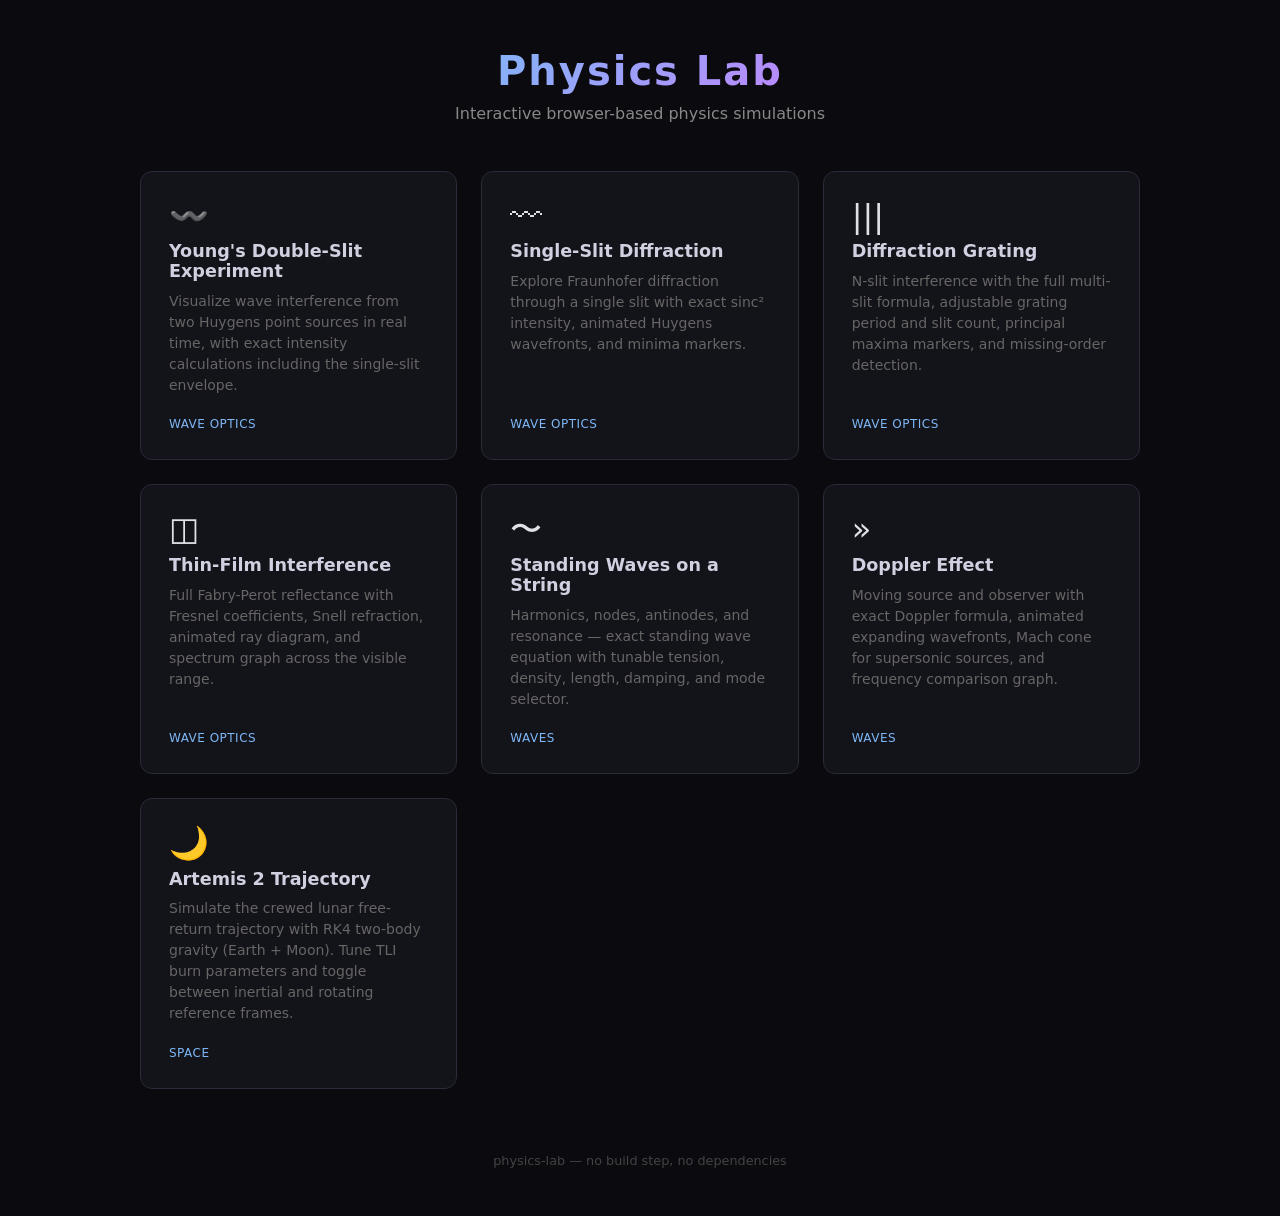
<file: index.html>
<!DOCTYPE html>
<html lang="en">
<head>
  <meta charset="UTF-8" />
  <meta name="viewport" content="width=device-width, initial-scale=1.0" />
  <title>Physics Lab</title>
  <style>
    *, *::before, *::after { box-sizing: border-box; margin: 0; padding: 0; }

    body {
      font-family: system-ui, sans-serif;
      background: #0a0a0f;
      color: #e0e0e8;
      min-height: 100vh;
      display: flex;
      flex-direction: column;
      align-items: center;
      padding: 3rem 1.5rem;
    }

    header {
      text-align: center;
      margin-bottom: 3rem;
    }

    header h1 {
      font-size: 2.5rem;
      font-weight: 700;
      letter-spacing: 0.05em;
      background: linear-gradient(135deg, #7eb8f7, #c084fc);
      -webkit-background-clip: text;
      -webkit-text-fill-color: transparent;
      background-clip: text;
    }

    header p {
      margin-top: 0.6rem;
      color: #888;
      font-size: 1rem;
    }

    .grid {
      display: grid;
      grid-template-columns: repeat(auto-fill, minmax(280px, 1fr));
      gap: 1.5rem;
      width: 100%;
      max-width: 1000px;
    }

    .card {
      background: #13131a;
      border: 1px solid #2a2a38;
      border-radius: 12px;
      padding: 1.75rem;
      text-decoration: none;
      color: inherit;
      transition: border-color 0.2s, transform 0.2s, box-shadow 0.2s;
      display: flex;
      flex-direction: column;
      gap: 0.6rem;
    }

    .card:hover {
      border-color: #7eb8f7;
      transform: translateY(-3px);
      box-shadow: 0 8px 30px rgba(126, 184, 247, 0.12);
    }

    .card-icon {
      font-size: 2rem;
      line-height: 1;
    }

    .card h2 {
      font-size: 1.1rem;
      font-weight: 600;
      color: #d0d0e0;
    }

    .card p {
      font-size: 0.875rem;
      color: #666;
      line-height: 1.5;
    }

    .card .tag {
      margin-top: auto;
      padding-top: 0.75rem;
      font-size: 0.75rem;
      color: #7eb8f7;
      letter-spacing: 0.04em;
      text-transform: uppercase;
    }

    footer {
      margin-top: 4rem;
      color: #444;
      font-size: 0.8rem;
      text-align: center;
    }
  </style>
</head>
<body>

  <header>
    <h1>Physics Lab</h1>
    <p>Interactive browser-based physics simulations</p>
  </header>

  <main class="grid" id="lab-grid">
    <!-- populated by labs.js -->
  </main>

  <script src="labs.js"></script>
  <script>
    const grid = document.getElementById('lab-grid');
    for (const lab of LABS) {
      const a = document.createElement('a');
      a.className = 'card';
      a.href = `${lab.path}/${lab.home}`;
      a.innerHTML = `
        <div class="card-icon">${lab.icon}</div>
        <h2>${lab.label}</h2>
        <p>${lab.description}</p>
        <span class="tag">${lab.category}</span>`;
      grid.appendChild(a);
    }
  </script>

  <footer>
    <p>physics-lab &mdash; no build step, no dependencies</p>
  </footer>

</body>
</html>
</file>
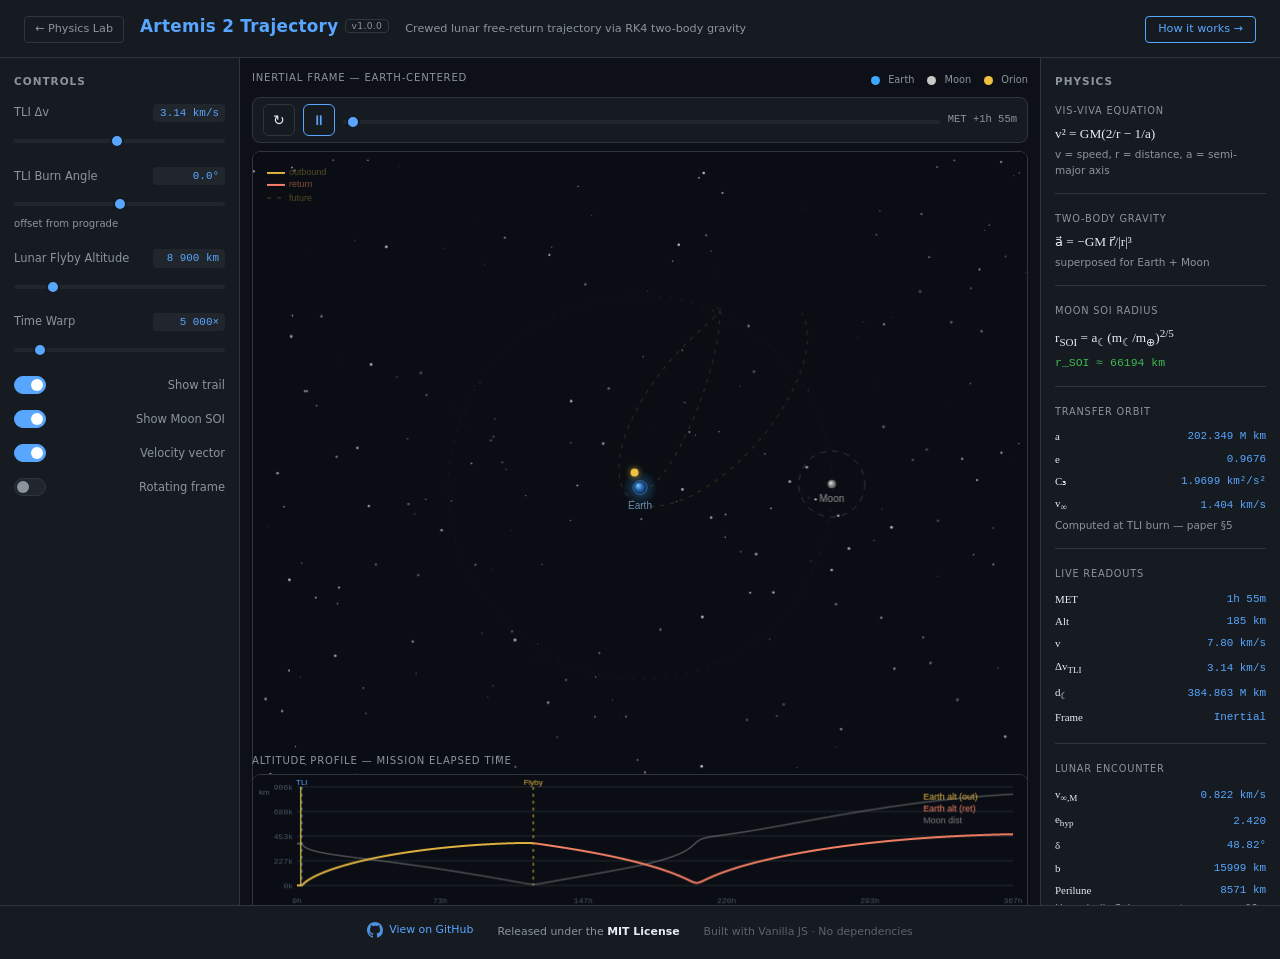
<file: artemis2/index.html>
<!DOCTYPE html>
<html lang="en">
<head>
  <meta charset="UTF-8" />
  <meta name="viewport" content="width=device-width, initial-scale=1.0" />
  <title>Artemis 2 Trajectory Simulator</title>
  <link rel="stylesheet" href="style.css" />
  <script src="../labs.js"></script>
  <script>
    document.addEventListener('DOMContentLoaded', () => {
      const _lab = LABS.find(l => l.name === 'artemis2');
      if (_lab) document.getElementById('version-badge').textContent = 'v' + _lab.version;
    });
  </script>
</head>
<body>
  <header>
    <a href="../index.html" class="back-link">&larr; Physics Lab</a>
    <h1>Artemis 2 Trajectory <span class="version-badge" id="version-badge"></span></h1>
    <p class="subtitle">Crewed lunar free-return trajectory via RK4 two-body gravity</p>
    <a href="docs.html" class="docs-link">How it works &rarr;</a>
  </header>

  <main>
    <!-- ── Controls Panel ─────────────────────────────────────────── -->
    <aside class="controls-panel">
      <h2>Controls</h2>

      <div class="control-group">
        <label for="tli-dv">
          TLI &Delta;v
          <span class="value-display" id="tli-dv-val">3.14 km/s</span>
        </label>
        <input type="range" id="tli-dv" min="2.8" max="3.5" step="0.01" value="3.14" />
      </div>

      <div class="control-group">
        <label for="tli-angle">
          TLI Burn Angle
          <span class="value-display" id="tli-angle-val">0.0&deg;</span>
        </label>
        <input type="range" id="tli-angle" min="-15" max="15" step="0.5" value="0" />
        <div style="font-size:0.72rem;color:var(--text-dim);margin-top:4px">offset from prograde</div>
      </div>

      <div class="control-group">
        <label for="flyby-alt">
          Lunar Flyby Altitude
          <span class="value-display" id="flyby-alt-val">8 900 km</span>
        </label>
        <input type="range" id="flyby-alt" min="1000" max="50000" step="100" value="8900" />
      </div>

      <div class="control-group">
        <label for="timewarp">
          Time Warp
          <span class="value-display" id="timewarp-val">5 000&times;</span>
        </label>
        <input type="range" id="timewarp" min="100" max="50000" step="100" value="5000" />
      </div>

      <div class="control-group toggle-group">
        <label class="toggle-label">
          <input type="checkbox" id="toggle-trail" checked />
          <span class="toggle-switch"></span>
          Show trail
        </label>
        <label class="toggle-label">
          <input type="checkbox" id="toggle-soi" checked />
          <span class="toggle-switch"></span>
          Show Moon SOI
        </label>
        <label class="toggle-label">
          <input type="checkbox" id="toggle-vel" checked />
          <span class="toggle-switch"></span>
          Velocity vector
        </label>
        <label class="toggle-label">
          <input type="checkbox" id="toggle-rotating" />
          <span class="toggle-switch"></span>
          Rotating frame
        </label>
      </div>
    </aside>

    <!-- ── Canvas Area ─────────────────────────────────────────────── -->
    <section class="canvas-area">
      <div class="canvas-wrapper">
        <div class="canvas-label-row">
          <span class="canvas-label" id="frame-label">Inertial Frame — Earth-Centered</span>
          <span class="legend">
            <span class="legend-dot" style="background:#3da6ff"></span>&nbsp;Earth
            <span class="legend-dot" style="background:#c8c8c8;margin-left:8px"></span>&nbsp;Moon
            <span class="legend-dot" style="background:#f0c040;margin-left:8px"></span>&nbsp;Orion
          </span>
        </div>
        <div class="playback-bar">
          <button class="pb-btn" id="pb-reset" title="Reset">&#8635;</button>
          <button class="pb-btn pb-btn--primary" id="pb-play" title="Play / Pause">&#9654;</button>
          <div class="pb-scrubber-wrap">
            <input type="range" id="pb-scrubber" min="0" max="1000" step="1" value="0" />
          </div>
          <span class="pb-time" id="pb-time">MET +0h 00m</span>
        </div>
        <canvas id="traj-canvas"></canvas>
      </div>
      <div class="canvas-wrapper">
        <div class="canvas-label">Altitude Profile — Mission Elapsed Time</div>
        <canvas id="graph-canvas"></canvas>
      </div>
    </section>

    <!-- ── Formula Panel ───────────────────────────────────────────── -->
    <aside class="formula-panel">
      <h2>Physics</h2>

      <div class="formula-block">
        <div class="formula-title">Vis-Viva Equation</div>
        <div class="formula">v&sup2; = GM(2/r &minus; 1/a)</div>
        <div class="formula-note">v = speed, r = distance, a = semi-major axis</div>
      </div>

      <div class="formula-block">
        <div class="formula-title">Two-Body Gravity</div>
        <div class="formula">a&#x20d7; = &minus;GM r&#x20d7;/|r|&sup3;</div>
        <div class="formula-note">superposed for Earth + Moon</div>
      </div>

      <div class="formula-block">
        <div class="formula-title">Moon SOI Radius</div>
        <div class="formula">r<sub>SOI</sub> = a<sub>&#9790;</sub>(m<sub>&#9790;</sub>/m<sub>&#8853;</sub>)<sup>2/5</sup></div>
        <div class="formula-live" id="soi-val">&mdash;</div>
      </div>

      <div class="formula-block">
        <div class="formula-title">Transfer Orbit</div>
        <table class="param-table">
          <tr><td>a</td><td id="p-tli-a">&mdash;</td></tr>
          <tr><td>e</td><td id="p-tli-e">&mdash;</td></tr>
          <tr><td>C&#x2083;</td><td id="p-tli-c3">&mdash;</td></tr>
          <tr><td>v<sub>&#x221e;</sub></td><td id="p-tli-vinf">&mdash;</td></tr>
        </table>
        <div class="formula-note">Computed at TLI burn &mdash; paper &sect;5</div>
      </div>

      <div class="formula-block">
        <div class="formula-title">Live Readouts</div>
        <table class="param-table">
          <tr><td>MET</td><td id="p-met">&mdash;</td></tr>
          <tr><td>Alt</td><td id="p-alt">&mdash;</td></tr>
          <tr><td>v</td><td id="p-vel">&mdash;</td></tr>
          <tr><td>&#916;v<sub>TLI</sub></td><td id="p-dv">&mdash;</td></tr>
          <tr><td>d<sub>&#9790;</sub></td><td id="p-moon">&mdash;</td></tr>
          <tr><td>Frame</td><td id="p-frame">&mdash;</td></tr>
        </table>
      </div>

      <div class="formula-block">
        <div class="formula-title">Lunar Encounter</div>
        <table class="param-table">
          <tr><td>v<sub>&#x221e;,M</sub></td><td id="p-enc-vinf">&mdash;</td></tr>
          <tr><td>e<sub>hyp</sub></td><td id="p-enc-e">&mdash;</td></tr>
          <tr><td>&delta;</td><td id="p-enc-delta">&mdash;</td></tr>
          <tr><td>b</td><td id="p-enc-b">&mdash;</td></tr>
          <tr><td>Perilune</td><td id="p-enc-rp">&mdash;</td></tr>
        </table>
        <div class="formula-note">Hyperbolic flyby geometry &mdash; paper &sect;6</div>
      </div>

      <div class="formula-block">
        <div class="formula-title">Mission Events</div>
        <div class="event-list">
          <div class="event-item">
            <div class="event-dot" style="background:#3fb950"></div>
            <span class="event-label">Launch / LEO</span>
            <span class="event-time">MET +0 h</span>
          </div>
          <div class="event-item">
            <div class="event-dot" style="background:#58a6ff"></div>
            <span class="event-label">TLI Burn</span>
            <span class="event-time" id="ev-tli">MET +2 h</span>
          </div>
          <div class="event-item">
            <div class="event-dot" style="background:#e3b341"></div>
            <span class="event-label">Moon closest approach</span>
            <span class="event-time" id="ev-flyby">&mdash;</span>
          </div>
          <div class="event-item">
            <div class="event-dot" style="background:#f78166"></div>
            <span class="event-label">Splashdown</span>
            <span class="event-time" id="ev-splash">&mdash;</span>
          </div>
        </div>
      </div>

      <div class="formula-block">
        <div class="formula-title">&Delta;V Budget</div>
        <table class="param-table">
          <tr><td>Sim. TLI &Delta;v</td><td id="p-dv-tli">&mdash;</td></tr>
          <tr><td colspan="2" style="color:var(--text-dim);font-size:0.7rem;padding-top:5px">Paper Table 3 reference</td></tr>
          <tr><td>HEO ins.</td><td>2 293 m/s</td></tr>
          <tr><td>TLI (HEO&rarr;)</td><td>330 m/s</td></tr>
          <tr><td>TCMs est.</td><td>~22 m/s</td></tr>
          <tr><td>Total</td><td>2 645 m/s</td></tr>
          <tr><td>ICPS cap.</td><td>3 080 m/s</td></tr>
          <tr><td>Margin</td><td>+435 m/s</td></tr>
        </table>
        <div class="formula-note">Sim. TLI = combined LEO&rarr;trans-lunar boost</div>
      </div>

      <div class="formula-block">
        <div class="formula-title">Constants</div>
        <table class="param-table">
          <tr><td>GM&#8853;</td><td>3.986&times;10<sup>14</sup> m&sup3;/s&sup2;</td></tr>
          <tr><td>GM&#9790;</td><td>4.903&times;10<sup>12</sup> m&sup3;/s&sup2;</td></tr>
          <tr><td>R&#8853;</td><td>6 371 km</td></tr>
          <tr><td>R<sub>orb</sub></td><td>384 400 km</td></tr>
        </table>
      </div>
    </aside>
  </main>

  <footer class="site-footer">
    <span>
      <a href="https://github.com/neo7337/physics-lab" target="_blank" rel="noopener">
        <svg class="footer-gh-icon" viewBox="0 0 16 16" width="16" height="16" aria-hidden="true" fill="currentColor">
          <path d="M8 0C3.58 0 0 3.58 0 8c0 3.54 2.29 6.53 5.47 7.59.4.07.55-.17.55-.38
            0-.19-.01-.82-.01-1.49-2.01.37-2.53-.49-2.69-.94-.09-.23-.48-.94-.82-1.13
            -.28-.15-.68-.52-.01-.53.63-.01 1.08.58 1.23.82.72 1.21 1.87.87 2.33.66
            .07-.52.28-.87.51-1.07-1.78-.2-3.64-.89-3.64-3.95 0-.87.31-1.59.82-2.15
            -.08-.2-.36-1.02.08-2.12 0 0 .67-.21 2.2.82a7.65 7.65 0 0 1 2-.27
            c.68 0 1.36.09 2 .27 1.53-1.04 2.2-.82 2.2-.82.44 1.1.16 1.92.08 2.12
            .51.56.82 1.27.82 2.15 0 3.07-1.87 3.75-3.65 3.95.29.25.54.73.54 1.48
            0 1.07-.01 1.93-.01 2.2 0 .21.15.46.55.38A8.013 8.013 0 0 0 16 8c0-4.42-3.58-8-8-8z"/>
        </svg>
        View on GitHub
      </a>
    </span>
    <span class="footer-license">Released under the <strong>MIT License</strong></span>
    <span class="footer-credit">Built with Vanilla JS &middot; No dependencies</span>
  </footer>

  <script src="main.js"></script>
</body>
</html>
</file>
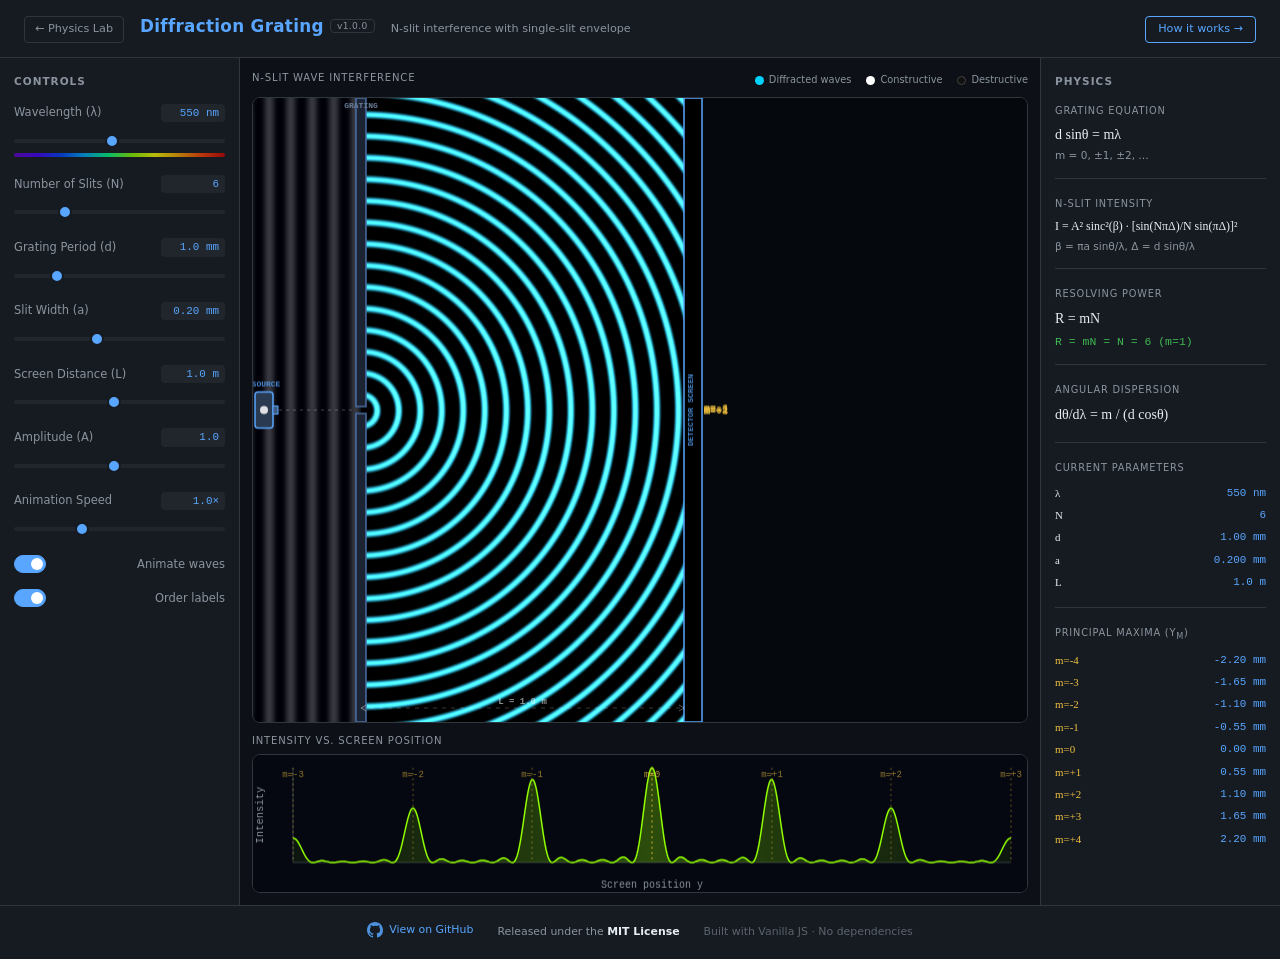
<file: diffraction-grating/index.html>
<!DOCTYPE html>
<html lang="en">
<head>
  <meta charset="UTF-8" />
  <meta name="viewport" content="width=device-width, initial-scale=1.0" />
  <title>Diffraction Grating</title>
  <link rel="stylesheet" href="style.css" />
  <script src="../labs.js"></script>
  <script>
    document.addEventListener('DOMContentLoaded', () => {
      const _lab = LABS.find(l => l.name === 'diffraction-grating');
      if (_lab) document.getElementById('version-badge').textContent = 'v' + _lab.version;
    });
  </script>
</head>
<body>
  <header>
    <a href="../index.html" class="back-link">&larr; Physics Lab</a>
    <h1>Diffraction Grating <span class="version-badge" id="version-badge"></span></h1>
    <p class="subtitle">N-slit interference with single-slit envelope</p>
    <a href="docs.html" class="docs-link">How it works &rarr;</a>
  </header>

  <main>
    <!-- Controls Panel -->
    <aside class="controls-panel">
      <h2>Controls</h2>

      <div class="control-group">
        <label for="wavelength">
          Wavelength (&#955;)
          <span class="value-display" id="wavelength-val">550 nm</span>
        </label>
        <input type="range" id="wavelength" min="380" max="750" step="1" value="550" />
        <div class="wavelength-bar"></div>
      </div>

      <div class="control-group">
        <label for="num-slits">
          Number of Slits (N)
          <span class="value-display" id="num-slits-val">6</span>
        </label>
        <input type="range" id="num-slits" min="2" max="20" step="1" value="6" />
      </div>

      <div class="control-group">
        <label for="slit-sep">
          Grating Period (d)
          <span class="value-display" id="slit-sep-val">1.0 mm</span>
        </label>
        <input type="range" id="slit-sep" min="0.1" max="5.0" step="0.1" value="1.0" />
      </div>

      <div class="control-group">
        <label for="slit-width">
          Slit Width (a)
          <span class="value-display" id="slit-width-val">0.20 mm</span>
        </label>
        <input type="range" id="slit-width" min="0.01" max="0.5" step="0.01" value="0.20" />
      </div>

      <div class="control-group">
        <label for="screen-dist">
          Screen Distance (L)
          <span class="value-display" id="screen-dist-val">1.0 m</span>
        </label>
        <input type="range" id="screen-dist" min="0.1" max="2.0" step="0.1" value="1.0" />
      </div>

      <div class="control-group">
        <label for="amplitude">
          Amplitude (A)
          <span class="value-display" id="amplitude-val">1.0</span>
        </label>
        <input type="range" id="amplitude" min="0.1" max="2.0" step="0.1" value="1.0" />
      </div>

      <div class="control-group">
        <label for="anim-speed">
          Animation Speed
          <span class="value-display" id="anim-speed-val">1.0&times;</span>
        </label>
        <input type="range" id="anim-speed" min="0.1" max="3.0" step="0.1" value="1.0" />
      </div>

      <div class="control-group toggle-group">
        <label class="toggle-label">
          <input type="checkbox" id="toggle-anim" checked />
          <span class="toggle-switch"></span>
          Animate waves
        </label>
        <label class="toggle-label">
          <input type="checkbox" id="toggle-labels" checked />
          <span class="toggle-switch"></span>
          Order labels
        </label>
      </div>
    </aside>

    <!-- Canvas Area -->
    <section class="canvas-area">
      <div class="canvas-wrapper">
        <div class="canvas-label-row">
          <span class="canvas-label">N-Slit Wave Interference</span>
          <span class="wave-legend">
            <span class="legend-dot" style="background:#00d2ff"></span> Diffracted waves
            <span class="legend-dot" style="background:#ffffff; margin-left:10px"></span> Constructive
            <span class="legend-dot" style="background:#111; border:1px solid #444; margin-left:10px"></span> Destructive
          </span>
        </div>
        <canvas id="wave-canvas"></canvas>
      </div>
      <div class="canvas-wrapper">
        <div class="canvas-label">Intensity vs. Screen Position</div>
        <canvas id="graph-canvas"></canvas>
      </div>
    </section>

    <!-- Formula Panel -->
    <aside class="formula-panel">
      <h2>Physics</h2>

      <div class="formula-block">
        <div class="formula-title">Grating Equation</div>
        <div class="formula">d sin&#952; = m&#955;</div>
        <div class="formula-note">m = 0, &#177;1, &#177;2, &hellip;</div>
      </div>

      <div class="formula-block">
        <div class="formula-title">N-Slit Intensity</div>
        <div class="formula" style="font-size:0.85rem">I = A&#178; sinc&#178;(&#946;) &middot; [sin(N&#960;&#916;)/N sin(&#960;&#916;)]&#178;</div>
        <div class="formula-note">&#946; = &#960;a sin&#952;/&#955;,  &#916; = d sin&#952;/&#955;</div>
      </div>

      <div class="formula-block">
        <div class="formula-title">Resolving Power</div>
        <div class="formula">R = mN</div>
        <div class="formula-live" id="resolving-power-val">&mdash;</div>
      </div>

      <div class="formula-block">
        <div class="formula-title">Angular Dispersion</div>
        <div class="formula">d&#952;/d&#955; = m / (d cos&#952;)</div>
      </div>

      <div class="formula-block">
        <div class="formula-title">Current Parameters</div>
        <table class="param-table">
          <tr><td>&#955;</td><td id="p-lambda">550 nm</td></tr>
          <tr><td>N</td><td id="p-N">6</td></tr>
          <tr><td>d</td><td id="p-d">1.0 mm</td></tr>
          <tr><td>a</td><td id="p-a">0.20 mm</td></tr>
          <tr><td>L</td><td id="p-L">1.0 m</td></tr>
        </table>
      </div>

      <div class="formula-block">
        <div class="formula-title">Principal Maxima (y<sub>m</sub>)</div>
        <table class="fringe-table" id="peaks-table">
          <!-- Populated by JS -->
        </table>
      </div>
    </aside>
  </main>

  <footer class="site-footer">
    <span>
      <a href="https://github.com/neo7337/physics-lab" target="_blank" rel="noopener">
        <svg class="footer-gh-icon" viewBox="0 0 16 16" width="16" height="16" aria-hidden="true" fill="currentColor">
          <path d="M8 0C3.58 0 0 3.58 0 8c0 3.54 2.29 6.53 5.47 7.59.4.07.55-.17.55-.38
            0-.19-.01-.82-.01-1.49-2.01.37-2.53-.49-2.69-.94-.09-.23-.48-.94-.82-1.13
            -.28-.15-.68-.52-.01-.53.63-.01 1.08.58 1.23.82.72 1.21 1.87.87 2.33.66
            .07-.52.28-.87.51-1.07-1.78-.2-3.64-.89-3.64-3.95 0-.87.31-1.59.82-2.15
            -.08-.2-.36-1.02.08-2.12 0 0 .67-.21 2.2.82a7.65 7.65 0 0 1 2-.27
            c.68 0 1.36.09 2 .27 1.53-1.04 2.2-.82 2.2-.82.44 1.1.16 1.92.08 2.12
            .51.56.82 1.27.82 2.15 0 3.07-1.87 3.75-3.65 3.95.29.25.54.73.54 1.48
            0 1.07-.01 1.93-.01 2.2 0 .21.15.46.55.38A8.013 8.013 0 0 0 16 8c0-4.42-3.58-8-8-8z"/>
        </svg>
        View on GitHub
      </a>
    </span>
    <span class="footer-license">Released under the <strong>MIT License</strong></span>
    <span class="footer-credit">Built with Vanilla JS &middot; No dependencies</span>
  </footer>

  <script src="main.js"></script>
</body>
</html>
</file>
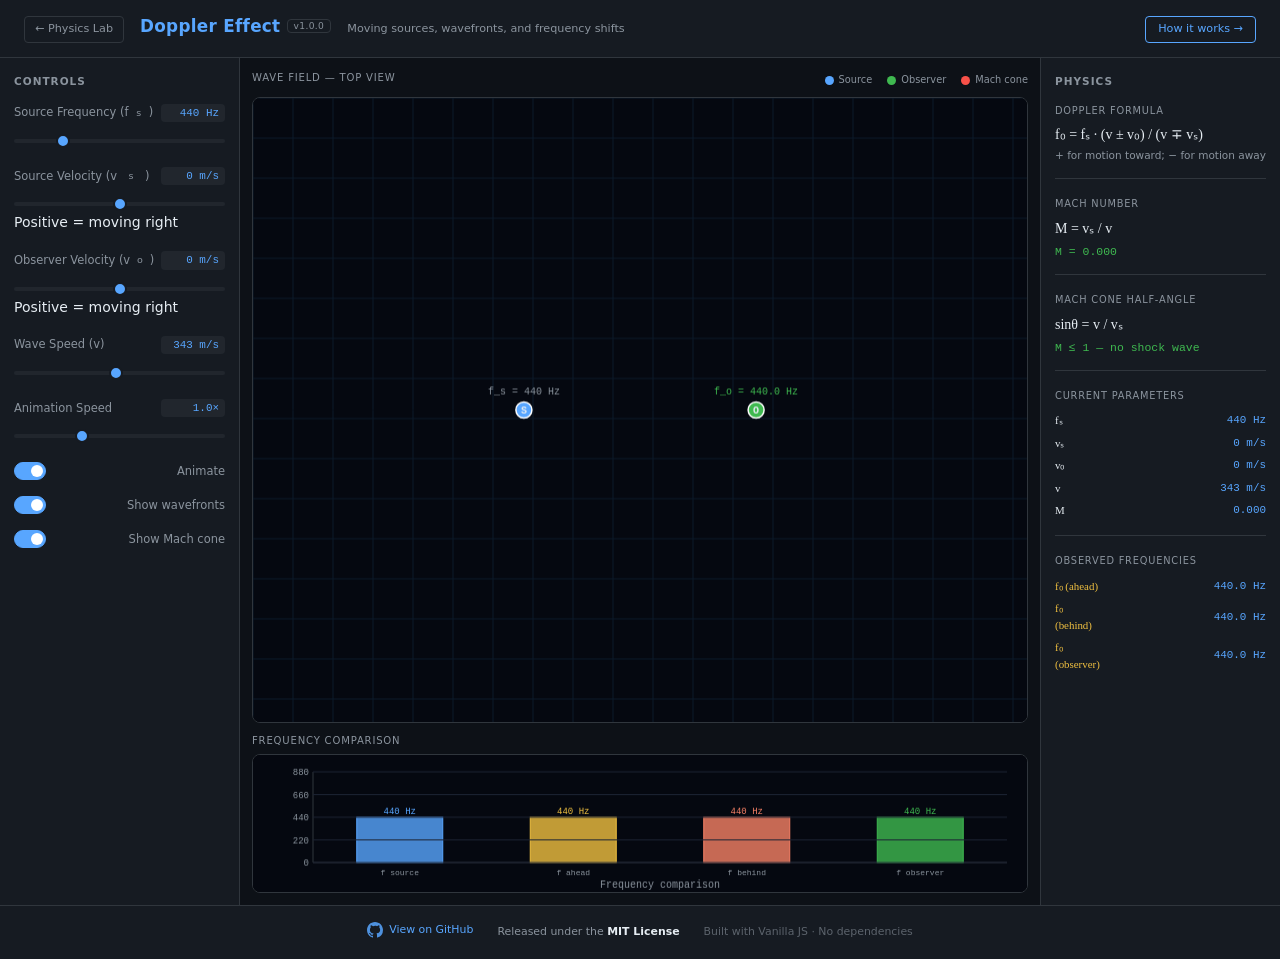
<file: doppler/index.html>
<!DOCTYPE html>
<html lang="en">
<head>
  <meta charset="UTF-8" />
  <meta name="viewport" content="width=device-width, initial-scale=1.0" />
  <title>Doppler Effect</title>
  <link rel="stylesheet" href="style.css" />
  <script src="../labs.js"></script>
  <script>
    document.addEventListener('DOMContentLoaded', () => {
      const _lab = LABS.find(l => l.name === 'doppler');
      if (_lab) document.getElementById('version-badge').textContent = 'v' + _lab.version;
    });
  </script>
</head>
<body>
  <header>
    <a href="../index.html" class="back-link">&larr; Physics Lab</a>
    <h1>Doppler Effect <span class="version-badge" id="version-badge"></span></h1>
    <p class="subtitle">Moving sources, wavefronts, and frequency shifts</p>
    <a href="docs.html" class="docs-link">How it works &rarr;</a>
  </header>

  <main>
    <!-- Controls Panel -->
    <aside class="controls-panel">
      <h2>Controls</h2>

      <div class="control-group">
        <label for="source-freq">
          Source Frequency (f<sub>s</sub>)
          <span class="value-display" id="source-freq-val">440 Hz</span>
        </label>
        <input type="range" id="source-freq" min="20" max="2000" step="10" value="440" />
      </div>

      <div class="control-group">
        <label for="source-vel">
          Source Velocity (v<sub>s</sub>)
          <span class="value-display" id="source-vel-val">0 m/s</span>
        </label>
        <input type="range" id="source-vel" min="-400" max="400" step="5" value="0" />
        <div class="hint-text">Positive = moving right</div>
      </div>

      <div class="control-group">
        <label for="observer-vel">
          Observer Velocity (v<sub>o</sub>)
          <span class="value-display" id="observer-vel-val">0 m/s</span>
        </label>
        <input type="range" id="observer-vel" min="-200" max="200" step="5" value="0" />
        <div class="hint-text">Positive = moving right</div>
      </div>

      <div class="control-group">
        <label for="wave-speed">
          Wave Speed (v)
          <span class="value-display" id="wave-speed-val">343 m/s</span>
        </label>
        <input type="range" id="wave-speed" min="100" max="600" step="10" value="343" />
      </div>

      <div class="control-group">
        <label for="anim-speed">
          Animation Speed
          <span class="value-display" id="anim-speed-val">1.0&times;</span>
        </label>
        <input type="range" id="anim-speed" min="0.1" max="3.0" step="0.1" value="1.0" />
      </div>

      <div class="control-group toggle-group">
        <label class="toggle-label">
          <input type="checkbox" id="toggle-anim" checked />
          <span class="toggle-switch"></span>
          Animate
        </label>
        <label class="toggle-label">
          <input type="checkbox" id="toggle-wavefronts" checked />
          <span class="toggle-switch"></span>
          Show wavefronts
        </label>
        <label class="toggle-label">
          <input type="checkbox" id="toggle-mach" checked />
          <span class="toggle-switch"></span>
          Show Mach cone
        </label>
      </div>
    </aside>

    <!-- Canvas Area -->
    <section class="canvas-area">
      <div class="canvas-wrapper">
        <div class="canvas-label-row">
          <span class="canvas-label">Wave Field — Top View</span>
          <span class="wave-legend">
            <span class="legend-dot" style="background:#58a6ff"></span> Source
            <span class="legend-dot" style="background:#3fb950; margin-left:10px"></span> Observer
            <span class="legend-dot" style="background:#f85149; margin-left:10px"></span> Mach cone
          </span>
        </div>
        <canvas id="wave-canvas"></canvas>
      </div>
      <div class="canvas-wrapper">
        <div class="canvas-label">Frequency Comparison</div>
        <canvas id="graph-canvas"></canvas>
      </div>
    </section>

    <!-- Formula Panel -->
    <aside class="formula-panel">
      <h2>Physics</h2>

      <div class="formula-block">
        <div class="formula-title">Doppler Formula</div>
        <div class="formula">f&#8320; = f&#8347; · (v ± v&#8320;) / (v ∓ v&#8347;)</div>
        <div class="formula-note">+ for motion toward; − for motion away</div>
      </div>

      <div class="formula-block">
        <div class="formula-title">Mach Number</div>
        <div class="formula">M = v&#8347; / v</div>
        <div class="formula-live" id="mach-val">&mdash;</div>
      </div>

      <div class="formula-block">
        <div class="formula-title">Mach Cone Half-Angle</div>
        <div class="formula">sin&#952; = v / v&#8347;</div>
        <div class="formula-live" id="mach-angle-val">&mdash;</div>
      </div>

      <div class="formula-block">
        <div class="formula-title">Current Parameters</div>
        <table class="param-table">
          <tr><td>f&#8347;</td><td id="p-fs">&mdash;</td></tr>
          <tr><td>v&#8347;</td><td id="p-vs">&mdash;</td></tr>
          <tr><td>v&#8320;</td><td id="p-vo">&mdash;</td></tr>
          <tr><td>v</td><td id="p-v">&mdash;</td></tr>
          <tr><td>M</td><td id="p-M">&mdash;</td></tr>
        </table>
      </div>

      <div class="formula-block">
        <div class="formula-title">Observed Frequencies</div>
        <table class="fringe-table" id="freq-table">
          <tr class="maxima"><td>f&#8320; (ahead)</td><td id="f-ahead">&mdash;</td></tr>
          <tr class="maxima"><td>f&#8320; (behind)</td><td id="f-behind">&mdash;</td></tr>
          <tr class="maxima"><td>f&#8320; (observer)</td><td id="f-observer">&mdash;</td></tr>
        </table>
      </div>
    </aside>
  </main>

  <footer class="site-footer">
    <span>
      <a href="https://github.com/neo7337/physics-lab" target="_blank" rel="noopener">
        <svg class="footer-gh-icon" viewBox="0 0 16 16" width="16" height="16" aria-hidden="true" fill="currentColor">
          <path d="M8 0C3.58 0 0 3.58 0 8c0 3.54 2.29 6.53 5.47 7.59.4.07.55-.17.55-.38
            0-.19-.01-.82-.01-1.49-2.01.37-2.53-.49-2.69-.94-.09-.23-.48-.94-.82-1.13
            -.28-.15-.68-.52-.01-.53.63-.01 1.08.58 1.23.82.72 1.21 1.87.87 2.33.66
            .07-.52.28-.87.51-1.07-1.78-.2-3.64-.89-3.64-3.95 0-.87.31-1.59.82-2.15
            -.08-.2-.36-1.02.08-2.12 0 0 .67-.21 2.2.82a7.65 7.65 0 0 1 2-.27
            c.68 0 1.36.09 2 .27 1.53-1.04 2.2-.82 2.2-.82.44 1.1.16 1.92.08 2.12
            .51.56.82 1.27.82 2.15 0 3.07-1.87 3.75-3.65 3.95.29.25.54.73.54 1.48
            0 1.07-.01 1.93-.01 2.2 0 .21.15.46.55.38A8.013 8.013 0 0 0 16 8c0-4.42-3.58-8-8-8z"/>
        </svg>
        View on GitHub
      </a>
    </span>
    <span class="footer-license">Released under the <strong>MIT License</strong></span>
    <span class="footer-credit">Built with Vanilla JS &middot; No dependencies</span>
  </footer>

  <script src="main.js"></script>
</body>
</html>
</file>
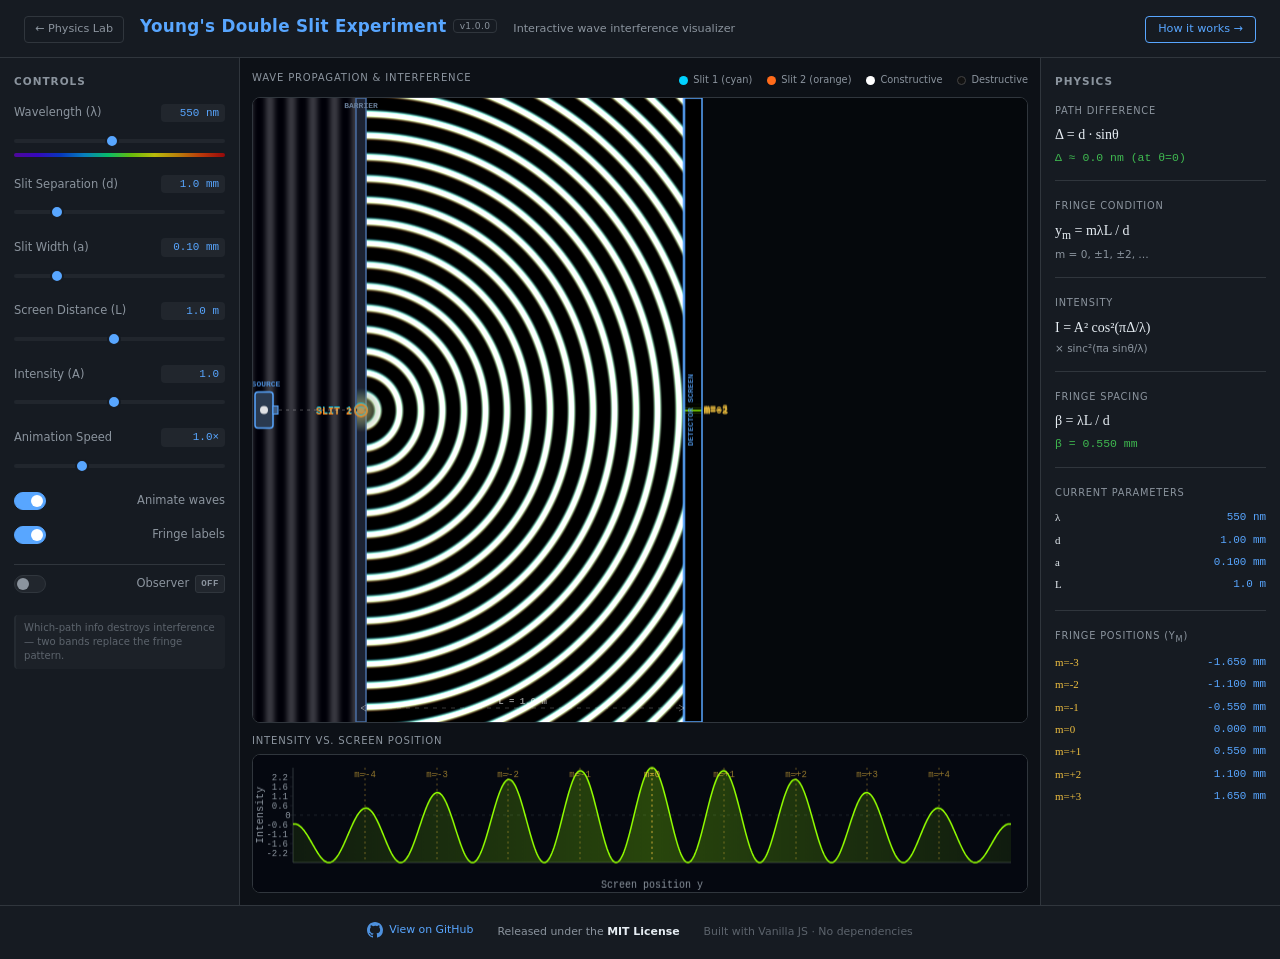
<file: double-slit/index.html>
<!DOCTYPE html>
<html lang="en">
<head>
  <meta charset="UTF-8" />
  <meta name="viewport" content="width=device-width, initial-scale=1.0" />
  <title>Young's Double Slit Experiment</title>
  <link rel="stylesheet" href="style.css" />
  <script src="../labs.js"></script>
  <script>
    document.addEventListener('DOMContentLoaded', () => {
      const _lab = LABS.find(l => l.name === 'double-slit');
      if (_lab) document.getElementById('version-badge').textContent = 'v' + _lab.version;
    });
  </script>
</head>
<body>
  <header>
    <a href="../index.html" class="back-link">&larr; Physics Lab</a>
    <h1>Young's Double Slit Experiment <span class="version-badge" id="version-badge"></span></h1>
    <p class="subtitle">Interactive wave interference visualizer</p>
    <a href="docs.html" class="docs-link">How it works &rarr;</a>
  </header>

  <main>
    <!-- Controls Panel -->
    <aside class="controls-panel">
      <h2>Controls</h2>

      <div class="control-group">
        <label for="wavelength">
          Wavelength (λ)
          <span class="value-display" id="wavelength-val">550 nm</span>
        </label>
        <input type="range" id="wavelength" min="380" max="750" step="1" value="550" />
        <div class="wavelength-bar" id="wavelength-bar"></div>
      </div>

      <div class="control-group">
        <label for="slit-sep">
          Slit Separation (d)
          <span class="value-display" id="slit-sep-val">1.0 mm</span>
        </label>
        <input type="range" id="slit-sep" min="0.1" max="5" step="0.1" value="1.0" />
      </div>

      <div class="control-group">
        <label for="slit-width">
          Slit Width (a)
          <span class="value-display" id="slit-width-val">0.10 mm</span>
        </label>
        <input type="range" id="slit-width" min="0.01" max="0.5" step="0.01" value="0.1" />
      </div>

      <div class="control-group">
        <label for="screen-dist">
          Screen Distance (L)
          <span class="value-display" id="screen-dist-val">1.0 m</span>
        </label>
        <input type="range" id="screen-dist" min="0.1" max="2" step="0.1" value="1.0" />
      </div>

      <div class="control-group">
        <label for="intensity">
          Intensity (A)
          <span class="value-display" id="intensity-val">1.0</span>
        </label>
        <input type="range" id="intensity" min="0.1" max="2.0" step="0.1" value="1.0" />
      </div>

      <div class="control-group">
        <label for="anim-speed">
          Animation Speed
          <span class="value-display" id="anim-speed-val">1.0×</span>
        </label>
        <input type="range" id="anim-speed" min="0.1" max="3.0" step="0.1" value="1.0" />
      </div>

      <div class="control-group toggle-group">
        <label class="toggle-label">
          <input type="checkbox" id="toggle-anim" checked />
          <span class="toggle-switch"></span>
          Animate waves
        </label>
        <label class="toggle-label">
          <input type="checkbox" id="toggle-labels" checked />
          <span class="toggle-switch"></span>
          Fringe labels
        </label>
        <label class="toggle-label toggle-label--observer">
          <input type="checkbox" id="toggle-observer" />
          <span class="toggle-switch toggle-switch--observer"></span>
          <span class="observer-label-text">Observer <span class="observer-badge">OFF</span></span>
        </label>
        <div class="observer-hint" id="observer-hint">
          Which-path info destroys interference — two bands replace the fringe pattern.
        </div>
      </div>
    </aside>

    <!-- Canvas Area -->
    <section class="canvas-area">
      <div class="canvas-wrapper">
        <div class="canvas-label-row">
          <span class="canvas-label">Wave Propagation &amp; Interference</span>
          <span class="wave-legend">
            <span class="legend-dot" style="background:#00d2ff"></span> Slit 1 (cyan)
            <span class="legend-dot" style="background:#ff6b1a; margin-left:10px"></span> Slit 2 (orange)
            <span class="legend-dot" style="background:#ffffff; margin-left:10px"></span> Constructive
            <span class="legend-dot" style="background:#111; border:1px solid #444; margin-left:10px"></span> Destructive
          </span>
        </div>
        <canvas id="wave-canvas"></canvas>
      </div>
      <div class="canvas-wrapper">
        <div class="canvas-label">Intensity vs. Screen Position</div>
        <canvas id="graph-canvas"></canvas>
      </div>
    </section>

    <!-- Formula Panel -->
    <aside class="formula-panel">
      <h2>Physics</h2>

      <div class="formula-block" id="observer-block" style="display:none">
        <div class="formula-title" style="color:#f78166">Observer Effect</div>
        <div class="formula" style="font-size:0.85rem">D² + V² ≤ 1</div>
        <div class="formula-note">D = path distinguishability<br>V = fringe visibility</div>
        <div class="formula-live" style="color:#f78166">Interference: DESTROYED</div>
      </div>

      <div class="formula-block">
        <div class="formula-title">Path Difference</div>
        <div class="formula">&#916; = d &middot; sin&#952;</div>
        <div class="formula-live" id="delta-val">&#916; = — nm</div>
      </div>

      <div class="formula-block">
        <div class="formula-title">Fringe Condition</div>
        <div class="formula">y<sub>m</sub> = m&#955;L / d</div>
        <div class="formula-note">m = 0, ±1, ±2, …</div>
      </div>

      <div class="formula-block">
        <div class="formula-title">Intensity</div>
        <div class="formula">I = A² cos²(&#960;&#916;/&#955;)</div>
        <div class="formula-note">× sinc²(&#960;a sin&#952;/&#955;)</div>
      </div>

      <div class="formula-block">
        <div class="formula-title">Fringe Spacing</div>
        <div class="formula">&#946; = &#955;L / d</div>
        <div class="formula-live" id="fringe-spacing-val">&#946; = — mm</div>
      </div>

      <div class="formula-block">
        <div class="formula-title">Current Parameters</div>
        <table class="param-table">
          <tr><td>&#955;</td><td id="p-lambda">550 nm</td></tr>
          <tr><td>d</td><td id="p-d">1.0 mm</td></tr>
          <tr><td>a</td><td id="p-a">0.10 mm</td></tr>
          <tr><td>L</td><td id="p-L">1.0 m</td></tr>
        </table>
      </div>

      <div class="formula-block">
        <div class="formula-title">Fringe Positions (y<sub>m</sub>)</div>
        <table class="fringe-table" id="fringe-table">
          <!-- Populated by JS -->
        </table>
      </div>
    </aside>
  </main>

  <!-- ── Footer ─────────────────────────────────────────────────────────────── -->
  <footer class="site-footer">
    <span>
      <!-- TODO: replace with your actual repository URL -->
      <a href="https://github.com/neo7337/physics-lab/double-slit" target="_blank" rel="noopener">
        <!-- GitHub SVG icon -->
        <svg class="footer-gh-icon" viewBox="0 0 16 16" width="16" height="16" aria-hidden="true" fill="currentColor">
          <path d="M8 0C3.58 0 0 3.58 0 8c0 3.54 2.29 6.53 5.47 7.59.4.07.55-.17.55-.38
            0-.19-.01-.82-.01-1.49-2.01.37-2.53-.49-2.69-.94-.09-.23-.48-.94-.82-1.13
            -.28-.15-.68-.52-.01-.53.63-.01 1.08.58 1.23.82.72 1.21 1.87.87 2.33.66
            .07-.52.28-.87.51-1.07-1.78-.2-3.64-.89-3.64-3.95 0-.87.31-1.59.82-2.15
            -.08-.2-.36-1.02.08-2.12 0 0 .67-.21 2.2.82a7.65 7.65 0 0 1 2-.27
            c.68 0 1.36.09 2 .27 1.53-1.04 2.2-.82 2.2-.82.44 1.1.16 1.92.08 2.12
            .51.56.82 1.27.82 2.15 0 3.07-1.87 3.75-3.65 3.95.29.25.54.73.54 1.48
            0 1.07-.01 1.93-.01 2.2 0 .21.15.46.55.38A8.013 8.013 0 0 0 16 8c0-4.42-3.58-8-8-8z"/>
        </svg>
        View on GitHub
      </a>
    </span>
    <span class="footer-license">
      Released under the <strong>MIT License</strong>
    </span>
    <span class="footer-credit">
      Built with Vanilla JS &middot; No dependencies
    </span>
  </footer>

  <script src="main.js"></script>
</body>
</html>
</file>
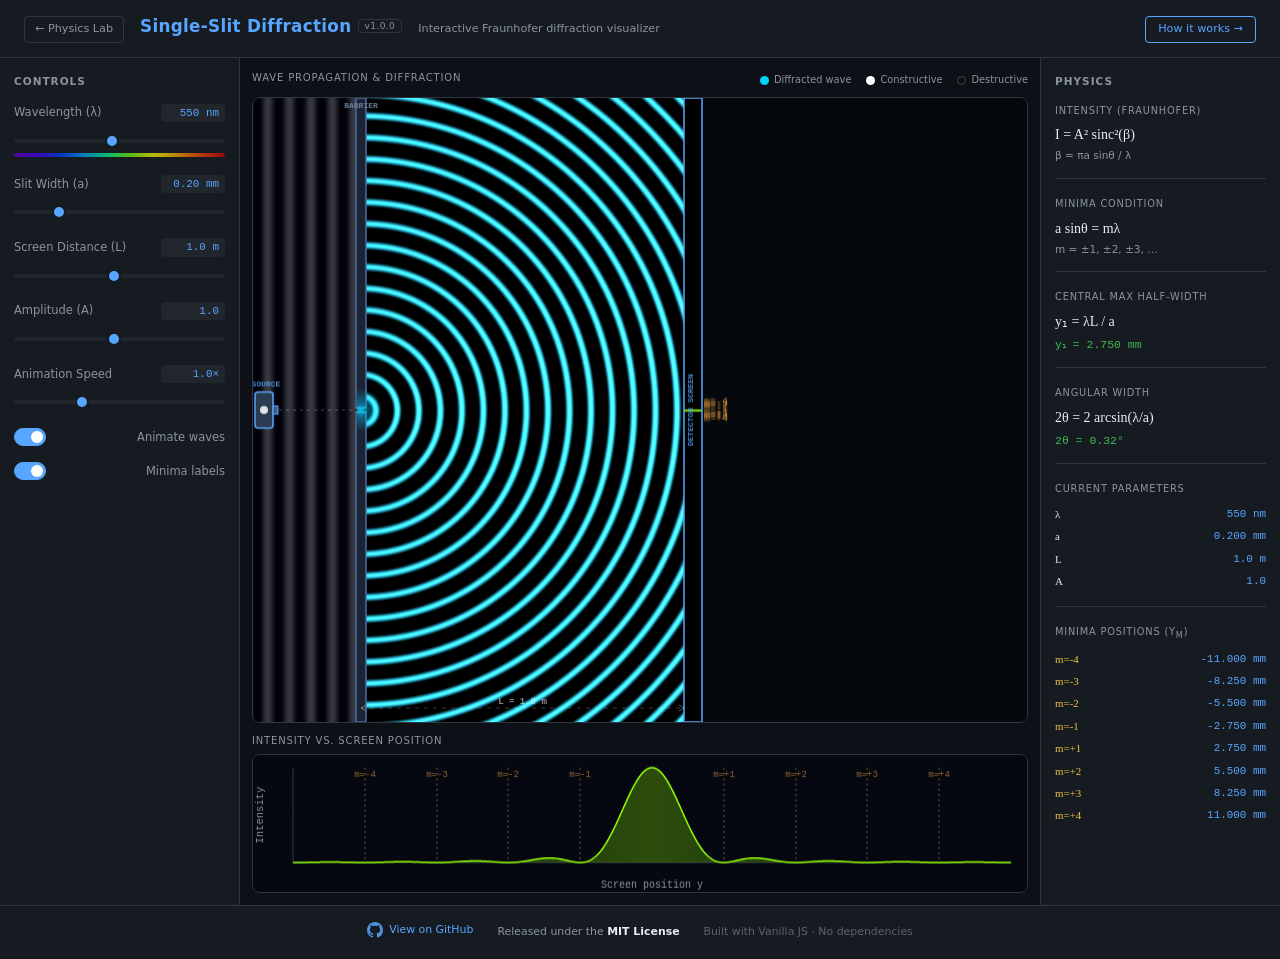
<file: single-slit/index.html>
<!DOCTYPE html>
<html lang="en">
<head>
  <meta charset="UTF-8" />
  <meta name="viewport" content="width=device-width, initial-scale=1.0" />
  <title>Single-Slit Diffraction</title>
  <link rel="stylesheet" href="style.css" />
  <script src="../labs.js"></script>
  <script>
    document.addEventListener('DOMContentLoaded', () => {
      const _lab = LABS.find(l => l.name === 'single-slit');
      if (_lab) document.getElementById('version-badge').textContent = 'v' + _lab.version;
    });
  </script>
</head>
<body>
  <header>
    <a href="../index.html" class="back-link">&larr; Physics Lab</a>
    <h1>Single-Slit Diffraction <span class="version-badge" id="version-badge"></span></h1>
    <p class="subtitle">Interactive Fraunhofer diffraction visualizer</p>
    <a href="docs.html" class="docs-link">How it works &rarr;</a>
  </header>

  <main>
    <!-- Controls Panel -->
    <aside class="controls-panel">
      <h2>Controls</h2>

      <div class="control-group">
        <label for="wavelength">
          Wavelength (&#955;)
          <span class="value-display" id="wavelength-val">550 nm</span>
        </label>
        <input type="range" id="wavelength" min="380" max="750" step="1" value="550" />
        <div class="wavelength-bar"></div>
      </div>

      <div class="control-group">
        <label for="slit-width">
          Slit Width (a)
          <span class="value-display" id="slit-width-val">0.20 mm</span>
        </label>
        <input type="range" id="slit-width" min="0.01" max="1.0" step="0.01" value="0.20" />
      </div>

      <div class="control-group">
        <label for="screen-dist">
          Screen Distance (L)
          <span class="value-display" id="screen-dist-val">1.0 m</span>
        </label>
        <input type="range" id="screen-dist" min="0.1" max="2.0" step="0.1" value="1.0" />
      </div>

      <div class="control-group">
        <label for="amplitude">
          Amplitude (A)
          <span class="value-display" id="amplitude-val">1.0</span>
        </label>
        <input type="range" id="amplitude" min="0.1" max="2.0" step="0.1" value="1.0" />
      </div>

      <div class="control-group">
        <label for="anim-speed">
          Animation Speed
          <span class="value-display" id="anim-speed-val">1.0&times;</span>
        </label>
        <input type="range" id="anim-speed" min="0.1" max="3.0" step="0.1" value="1.0" />
      </div>

      <div class="control-group toggle-group">
        <label class="toggle-label">
          <input type="checkbox" id="toggle-anim" checked />
          <span class="toggle-switch"></span>
          Animate waves
        </label>
        <label class="toggle-label">
          <input type="checkbox" id="toggle-labels" checked />
          <span class="toggle-switch"></span>
          Minima labels
        </label>
      </div>
    </aside>

    <!-- Canvas Area -->
    <section class="canvas-area">
      <div class="canvas-wrapper">
        <div class="canvas-label-row">
          <span class="canvas-label">Wave Propagation &amp; Diffraction</span>
          <span class="wave-legend">
            <span class="legend-dot" style="background:#00d2ff"></span> Diffracted wave
            <span class="legend-dot" style="background:#ffffff; margin-left:10px"></span> Constructive
            <span class="legend-dot" style="background:#111; border:1px solid #444; margin-left:10px"></span> Destructive
          </span>
        </div>
        <canvas id="wave-canvas"></canvas>
      </div>
      <div class="canvas-wrapper">
        <div class="canvas-label">Intensity vs. Screen Position</div>
        <canvas id="graph-canvas"></canvas>
      </div>
    </section>

    <!-- Formula Panel -->
    <aside class="formula-panel">
      <h2>Physics</h2>

      <div class="formula-block">
        <div class="formula-title">Intensity (Fraunhofer)</div>
        <div class="formula">I = A&#178; sinc&#178;(&#946;)</div>
        <div class="formula-note">&#946; = &#960;a sin&#952; / &#955;</div>
      </div>

      <div class="formula-block">
        <div class="formula-title">Minima Condition</div>
        <div class="formula">a sin&#952; = m&#955;</div>
        <div class="formula-note">m = &#177;1, &#177;2, &#177;3, &hellip;</div>
      </div>

      <div class="formula-block">
        <div class="formula-title">Central Max Half-Width</div>
        <div class="formula">y&#8321; = &#955;L / a</div>
        <div class="formula-live" id="central-width-val">&mdash;</div>
      </div>

      <div class="formula-block">
        <div class="formula-title">Angular Width</div>
        <div class="formula">2&#952; = 2 arcsin(&#955;/a)</div>
        <div class="formula-live" id="angular-width-val">&mdash;</div>
      </div>

      <div class="formula-block">
        <div class="formula-title">Current Parameters</div>
        <table class="param-table">
          <tr><td>&#955;</td><td id="p-lambda">550 nm</td></tr>
          <tr><td>a</td><td id="p-a">0.20 mm</td></tr>
          <tr><td>L</td><td id="p-L">1.0 m</td></tr>
          <tr><td>A</td><td id="p-A">1.0</td></tr>
        </table>
      </div>

      <div class="formula-block">
        <div class="formula-title">Minima Positions (y<sub>m</sub>)</div>
        <table class="fringe-table" id="minima-table">
          <!-- Populated by JS -->
        </table>
      </div>
    </aside>
  </main>

  <footer class="site-footer">
    <span>
      <a href="https://github.com/neo7337/physics-lab" target="_blank" rel="noopener">
        <svg class="footer-gh-icon" viewBox="0 0 16 16" width="16" height="16" aria-hidden="true" fill="currentColor">
          <path d="M8 0C3.58 0 0 3.58 0 8c0 3.54 2.29 6.53 5.47 7.59.4.07.55-.17.55-.38
            0-.19-.01-.82-.01-1.49-2.01.37-2.53-.49-2.69-.94-.09-.23-.48-.94-.82-1.13
            -.28-.15-.68-.52-.01-.53.63-.01 1.08.58 1.23.82.72 1.21 1.87.87 2.33.66
            .07-.52.28-.87.51-1.07-1.78-.2-3.64-.89-3.64-3.95 0-.87.31-1.59.82-2.15
            -.08-.2-.36-1.02.08-2.12 0 0 .67-.21 2.2.82a7.65 7.65 0 0 1 2-.27
            c.68 0 1.36.09 2 .27 1.53-1.04 2.2-.82 2.2-.82.44 1.1.16 1.92.08 2.12
            .51.56.82 1.27.82 2.15 0 3.07-1.87 3.75-3.65 3.95.29.25.54.73.54 1.48
            0 1.07-.01 1.93-.01 2.2 0 .21.15.46.55.38A8.013 8.013 0 0 0 16 8c0-4.42-3.58-8-8-8z"/>
        </svg>
        View on GitHub
      </a>
    </span>
    <span class="footer-license">Released under the <strong>MIT License</strong></span>
    <span class="footer-credit">Built with Vanilla JS &middot; No dependencies</span>
  </footer>

  <script src="main.js"></script>
</body>
</html>
</file>
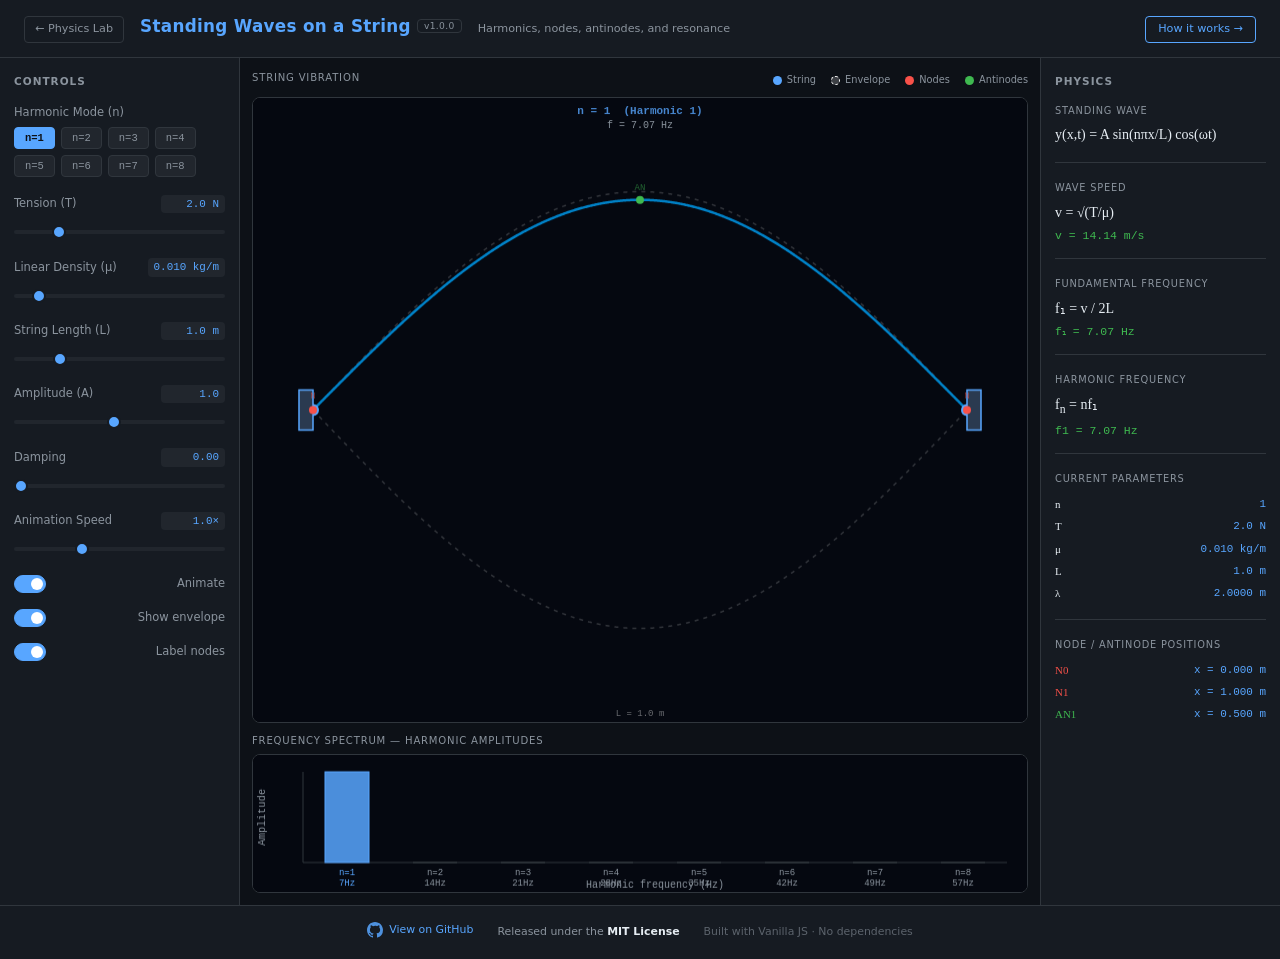
<file: standing-waves/index.html>
<!DOCTYPE html>
<html lang="en">
<head>
  <meta charset="UTF-8" />
  <meta name="viewport" content="width=device-width, initial-scale=1.0" />
  <title>Standing Waves on a String</title>
  <link rel="stylesheet" href="style.css" />
  <style>
    /* Mode selector buttons */
    .mode-buttons {
      display: flex;
      flex-wrap: wrap;
      gap: 6px;
      margin-top: 6px;
    }
    .mode-btn {
      padding: 4px 10px;
      font-size: 0.75rem;
      font-family: 'Courier New', monospace;
      border: 1px solid var(--border);
      border-radius: 4px;
      background: var(--bg3);
      color: var(--text-dim);
      cursor: pointer;
      transition: background 0.15s, color 0.15s, border-color 0.15s;
    }
    .mode-btn.active {
      background: var(--accent);
      color: #0d1117;
      border-color: var(--accent);
      font-weight: 600;
    }
  </style>
  <script src="../labs.js"></script>
  <script>
    document.addEventListener('DOMContentLoaded', () => {
      const _lab = LABS.find(l => l.name === 'standing-waves');
      if (_lab) document.getElementById('version-badge').textContent = 'v' + _lab.version;
    });
  </script>
</head>
<body>
  <header>
    <a href="../index.html" class="back-link">&larr; Physics Lab</a>
    <h1>Standing Waves on a String <span class="version-badge" id="version-badge"></span></h1>
    <p class="subtitle">Harmonics, nodes, antinodes, and resonance</p>
    <a href="docs.html" class="docs-link">How it works &rarr;</a>
  </header>

  <main>
    <!-- Controls Panel -->
    <aside class="controls-panel">
      <h2>Controls</h2>

      <div class="control-group">
        <label>Harmonic Mode (n)</label>
        <div class="mode-buttons" id="mode-buttons">
          <button class="mode-btn active" data-mode="1">n=1</button>
          <button class="mode-btn" data-mode="2">n=2</button>
          <button class="mode-btn" data-mode="3">n=3</button>
          <button class="mode-btn" data-mode="4">n=4</button>
          <button class="mode-btn" data-mode="5">n=5</button>
          <button class="mode-btn" data-mode="6">n=6</button>
          <button class="mode-btn" data-mode="7">n=7</button>
          <button class="mode-btn" data-mode="8">n=8</button>
        </div>
      </div>

      <div class="control-group">
        <label for="tension">
          Tension (T)
          <span class="value-display" id="tension-val">2.0 N</span>
        </label>
        <input type="range" id="tension" min="0.1" max="10.0" step="0.1" value="2.0" />
      </div>

      <div class="control-group">
        <label for="linear-density">
          Linear Density (&#956;)
          <span class="value-display" id="linear-density-val">0.010 kg/m</span>
        </label>
        <input type="range" id="linear-density" min="0.001" max="0.1" step="0.001" value="0.010" />
      </div>

      <div class="control-group">
        <label for="str-length">
          String Length (L)
          <span class="value-display" id="str-length-val">1.0 m</span>
        </label>
        <input type="range" id="str-length" min="0.5" max="3.0" step="0.1" value="1.0" />
      </div>

      <div class="control-group">
        <label for="amplitude">
          Amplitude (A)
          <span class="value-display" id="amplitude-val">1.0</span>
        </label>
        <input type="range" id="amplitude" min="0.1" max="2.0" step="0.1" value="1.0" />
      </div>

      <div class="control-group">
        <label for="damping">
          Damping
          <span class="value-display" id="damping-val">0.00</span>
        </label>
        <input type="range" id="damping" min="0" max="0.5" step="0.01" value="0" />
      </div>

      <div class="control-group">
        <label for="anim-speed">
          Animation Speed
          <span class="value-display" id="anim-speed-val">1.0&times;</span>
        </label>
        <input type="range" id="anim-speed" min="0.1" max="3.0" step="0.1" value="1.0" />
      </div>

      <div class="control-group toggle-group">
        <label class="toggle-label">
          <input type="checkbox" id="toggle-anim" checked />
          <span class="toggle-switch"></span>
          Animate
        </label>
        <label class="toggle-label">
          <input type="checkbox" id="toggle-envelope" checked />
          <span class="toggle-switch"></span>
          Show envelope
        </label>
        <label class="toggle-label">
          <input type="checkbox" id="toggle-nodes" checked />
          <span class="toggle-switch"></span>
          Label nodes
        </label>
      </div>
    </aside>

    <!-- Canvas Area -->
    <section class="canvas-area">
      <div class="canvas-wrapper">
        <div class="canvas-label-row">
          <span class="canvas-label">String Vibration</span>
          <span class="wave-legend">
            <span class="legend-dot" style="background:#58a6ff"></span> String
            <span class="legend-dot" style="background:#ffffff33; border:1px dashed #fff; margin-left:10px"></span> Envelope
            <span class="legend-dot" style="background:#f85149; margin-left:10px"></span> Nodes
            <span class="legend-dot" style="background:#3fb950; margin-left:10px"></span> Antinodes
          </span>
        </div>
        <canvas id="wave-canvas"></canvas>
      </div>
      <div class="canvas-wrapper">
        <div class="canvas-label">Frequency Spectrum — Harmonic Amplitudes</div>
        <canvas id="graph-canvas"></canvas>
      </div>
    </section>

    <!-- Formula Panel -->
    <aside class="formula-panel">
      <h2>Physics</h2>

      <div class="formula-block">
        <div class="formula-title">Standing Wave</div>
        <div class="formula">y(x,t) = A sin(nπx/L) cos(ωt)</div>
      </div>

      <div class="formula-block">
        <div class="formula-title">Wave Speed</div>
        <div class="formula">v = &#8730;(T/&#956;)</div>
        <div class="formula-live" id="wave-speed-val">&mdash;</div>
      </div>

      <div class="formula-block">
        <div class="formula-title">Fundamental Frequency</div>
        <div class="formula">f&#8321; = v / 2L</div>
        <div class="formula-live" id="f1-val">&mdash;</div>
      </div>

      <div class="formula-block">
        <div class="formula-title">Harmonic Frequency</div>
        <div class="formula">f<sub>n</sub> = nf&#8321;</div>
        <div class="formula-live" id="fn-val">&mdash;</div>
      </div>

      <div class="formula-block">
        <div class="formula-title">Current Parameters</div>
        <table class="param-table">
          <tr><td>n</td><td id="p-n">1</td></tr>
          <tr><td>T</td><td id="p-T">2.0 N</td></tr>
          <tr><td>&#956;</td><td id="p-mu">0.010 kg/m</td></tr>
          <tr><td>L</td><td id="p-L">1.0 m</td></tr>
          <tr><td>&#955;</td><td id="p-lambda">&mdash;</td></tr>
        </table>
      </div>

      <div class="formula-block">
        <div class="formula-title">Node / Antinode Positions</div>
        <table class="fringe-table" id="node-table"></table>
      </div>
    </aside>
  </main>

  <footer class="site-footer">
    <span>
      <a href="https://github.com/neo7337/physics-lab" target="_blank" rel="noopener">
        <svg class="footer-gh-icon" viewBox="0 0 16 16" width="16" height="16" aria-hidden="true" fill="currentColor">
          <path d="M8 0C3.58 0 0 3.58 0 8c0 3.54 2.29 6.53 5.47 7.59.4.07.55-.17.55-.38
            0-.19-.01-.82-.01-1.49-2.01.37-2.53-.49-2.69-.94-.09-.23-.48-.94-.82-1.13
            -.28-.15-.68-.52-.01-.53.63-.01 1.08.58 1.23.82.72 1.21 1.87.87 2.33.66
            .07-.52.28-.87.51-1.07-1.78-.2-3.64-.89-3.64-3.95 0-.87.31-1.59.82-2.15
            -.08-.2-.36-1.02.08-2.12 0 0 .67-.21 2.2.82a7.65 7.65 0 0 1 2-.27
            c.68 0 1.36.09 2 .27 1.53-1.04 2.2-.82 2.2-.82.44 1.1.16 1.92.08 2.12
            .51.56.82 1.27.82 2.15 0 3.07-1.87 3.75-3.65 3.95.29.25.54.73.54 1.48
            0 1.07-.01 1.93-.01 2.2 0 .21.15.46.55.38A8.013 8.013 0 0 0 16 8c0-4.42-3.58-8-8-8z"/>
        </svg>
        View on GitHub
      </a>
    </span>
    <span class="footer-license">Released under the <strong>MIT License</strong></span>
    <span class="footer-credit">Built with Vanilla JS &middot; No dependencies</span>
  </footer>

  <script src="main.js"></script>
</body>
</html>
</file>
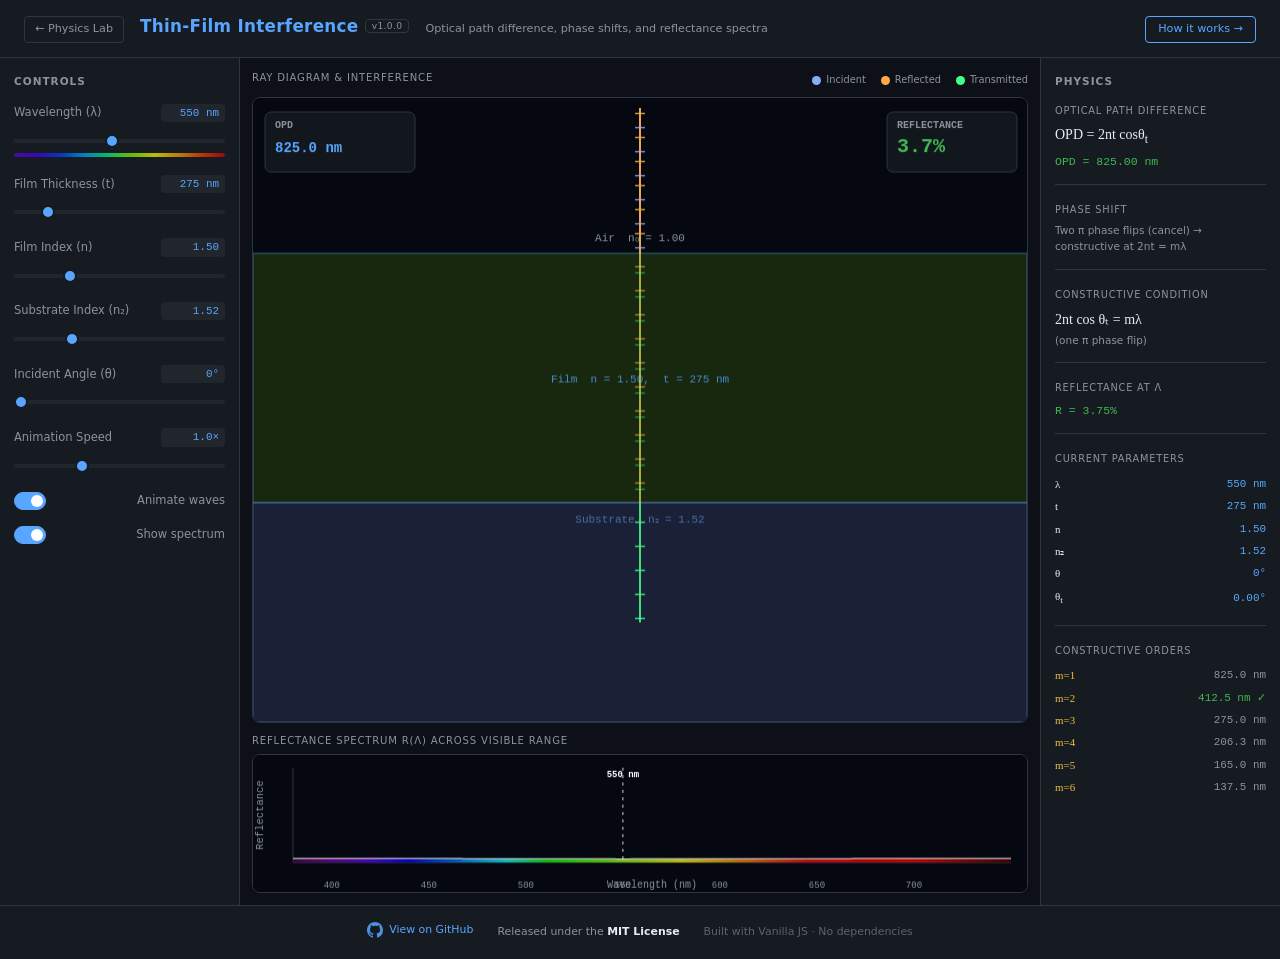
<file: thin-film/index.html>
<!DOCTYPE html>
<html lang="en">
<head>
  <meta charset="UTF-8" />
  <meta name="viewport" content="width=device-width, initial-scale=1.0" />
  <title>Thin-Film Interference</title>
  <link rel="stylesheet" href="style.css" />
  <script src="../labs.js"></script>
  <script>
    document.addEventListener('DOMContentLoaded', () => {
      const _lab = LABS.find(l => l.name === 'thin-film');
      if (_lab) document.getElementById('version-badge').textContent = 'v' + _lab.version;
    });
  </script>
</head>
<body>
  <header>
    <a href="../index.html" class="back-link">&larr; Physics Lab</a>
    <h1>Thin-Film Interference <span class="version-badge" id="version-badge"></span></h1>
    <p class="subtitle">Optical path difference, phase shifts, and reflectance spectra</p>
    <a href="docs.html" class="docs-link">How it works &rarr;</a>
  </header>

  <main>
    <!-- Controls Panel -->
    <aside class="controls-panel">
      <h2>Controls</h2>

      <div class="control-group">
        <label for="wavelength">
          Wavelength (&#955;)
          <span class="value-display" id="wavelength-val">550 nm</span>
        </label>
        <input type="range" id="wavelength" min="380" max="750" step="1" value="550" />
        <div class="wavelength-bar"></div>
      </div>

      <div class="control-group">
        <label for="thickness">
          Film Thickness (t)
          <span class="value-display" id="thickness-val">275 nm</span>
        </label>
        <input type="range" id="thickness" min="0" max="2000" step="5" value="275" />
      </div>

      <div class="control-group">
        <label for="n-film">
          Film Index (n)
          <span class="value-display" id="n-film-val">1.50</span>
        </label>
        <input type="range" id="n-film" min="1.0" max="3.0" step="0.01" value="1.50" />
      </div>

      <div class="control-group">
        <label for="n-sub">
          Substrate Index (n&#8322;)
          <span class="value-display" id="n-sub-val">1.52</span>
        </label>
        <input type="range" id="n-sub" min="1.0" max="3.0" step="0.01" value="1.52" />
      </div>

      <div class="control-group">
        <label for="angle">
          Incident Angle (&#952;)
          <span class="value-display" id="angle-val">0°</span>
        </label>
        <input type="range" id="angle" min="0" max="75" step="1" value="0" />
      </div>

      <div class="control-group">
        <label for="anim-speed">
          Animation Speed
          <span class="value-display" id="anim-speed-val">1.0&times;</span>
        </label>
        <input type="range" id="anim-speed" min="0.1" max="3.0" step="0.1" value="1.0" />
      </div>

      <div class="control-group toggle-group">
        <label class="toggle-label">
          <input type="checkbox" id="toggle-anim" checked />
          <span class="toggle-switch"></span>
          Animate waves
        </label>
        <label class="toggle-label">
          <input type="checkbox" id="toggle-spectrum" checked />
          <span class="toggle-switch"></span>
          Show spectrum
        </label>
      </div>
    </aside>

    <!-- Canvas Area -->
    <section class="canvas-area">
      <div class="canvas-wrapper">
        <div class="canvas-label-row">
          <span class="canvas-label">Ray Diagram &amp; Interference</span>
          <span class="wave-legend">
            <span class="legend-dot" style="background:#88aaff"></span> Incident
            <span class="legend-dot" style="background:#ffaa44; margin-left:10px"></span> Reflected
            <span class="legend-dot" style="background:#44ff88; margin-left:10px"></span> Transmitted
          </span>
        </div>
        <canvas id="wave-canvas"></canvas>
      </div>
      <div class="canvas-wrapper">
        <div class="canvas-label">Reflectance Spectrum R(&#955;) across visible range</div>
        <canvas id="graph-canvas"></canvas>
      </div>
    </section>

    <!-- Formula Panel -->
    <aside class="formula-panel">
      <h2>Physics</h2>

      <div class="formula-block">
        <div class="formula-title">Optical Path Difference</div>
        <div class="formula">OPD = 2nt cos&#952;<sub>t</sub></div>
        <div class="formula-live" id="opd-val">&mdash;</div>
      </div>

      <div class="formula-block">
        <div class="formula-title">Phase Shift</div>
        <div class="formula-note" id="phase-shift-note">&mdash;</div>
      </div>

      <div class="formula-block">
        <div class="formula-title">Constructive Condition</div>
        <div class="formula" id="constructive-formula">2nt = (m+½)&#955;</div>
        <div class="formula-note">(one &#960; phase flip)</div>
      </div>

      <div class="formula-block">
        <div class="formula-title">Reflectance at &#955;</div>
        <div class="formula-live" id="reflectance-val">&mdash;</div>
      </div>

      <div class="formula-block">
        <div class="formula-title">Current Parameters</div>
        <table class="param-table">
          <tr><td>&#955;</td><td id="p-lambda">550 nm</td></tr>
          <tr><td>t</td><td id="p-t">275 nm</td></tr>
          <tr><td>n</td><td id="p-n">1.50</td></tr>
          <tr><td>n&#8322;</td><td id="p-nsub">1.52</td></tr>
          <tr><td>&#952;</td><td id="p-theta">0°</td></tr>
          <tr><td>&#952;<sub>t</sub></td><td id="p-thetat">0°</td></tr>
        </table>
      </div>

      <div class="formula-block">
        <div class="formula-title">Constructive Orders</div>
        <table class="fringe-table" id="orders-table"></table>
      </div>
    </aside>
  </main>

  <footer class="site-footer">
    <span>
      <a href="https://github.com/neo7337/physics-lab" target="_blank" rel="noopener">
        <svg class="footer-gh-icon" viewBox="0 0 16 16" width="16" height="16" aria-hidden="true" fill="currentColor">
          <path d="M8 0C3.58 0 0 3.58 0 8c0 3.54 2.29 6.53 5.47 7.59.4.07.55-.17.55-.38
            0-.19-.01-.82-.01-1.49-2.01.37-2.53-.49-2.69-.94-.09-.23-.48-.94-.82-1.13
            -.28-.15-.68-.52-.01-.53.63-.01 1.08.58 1.23.82.72 1.21 1.87.87 2.33.66
            .07-.52.28-.87.51-1.07-1.78-.2-3.64-.89-3.64-3.95 0-.87.31-1.59.82-2.15
            -.08-.2-.36-1.02.08-2.12 0 0 .67-.21 2.2.82a7.65 7.65 0 0 1 2-.27
            c.68 0 1.36.09 2 .27 1.53-1.04 2.2-.82 2.2-.82.44 1.1.16 1.92.08 2.12
            .51.56.82 1.27.82 2.15 0 3.07-1.87 3.75-3.65 3.95.29.25.54.73.54 1.48
            0 1.07-.01 1.93-.01 2.2 0 .21.15.46.55.38A8.013 8.013 0 0 0 16 8c0-4.42-3.58-8-8-8z"/>
        </svg>
        View on GitHub
      </a>
    </span>
    <span class="footer-license">Released under the <strong>MIT License</strong></span>
    <span class="footer-credit">Built with Vanilla JS &middot; No dependencies</span>
  </footer>

  <script src="main.js"></script>
</body>
</html>
</file>
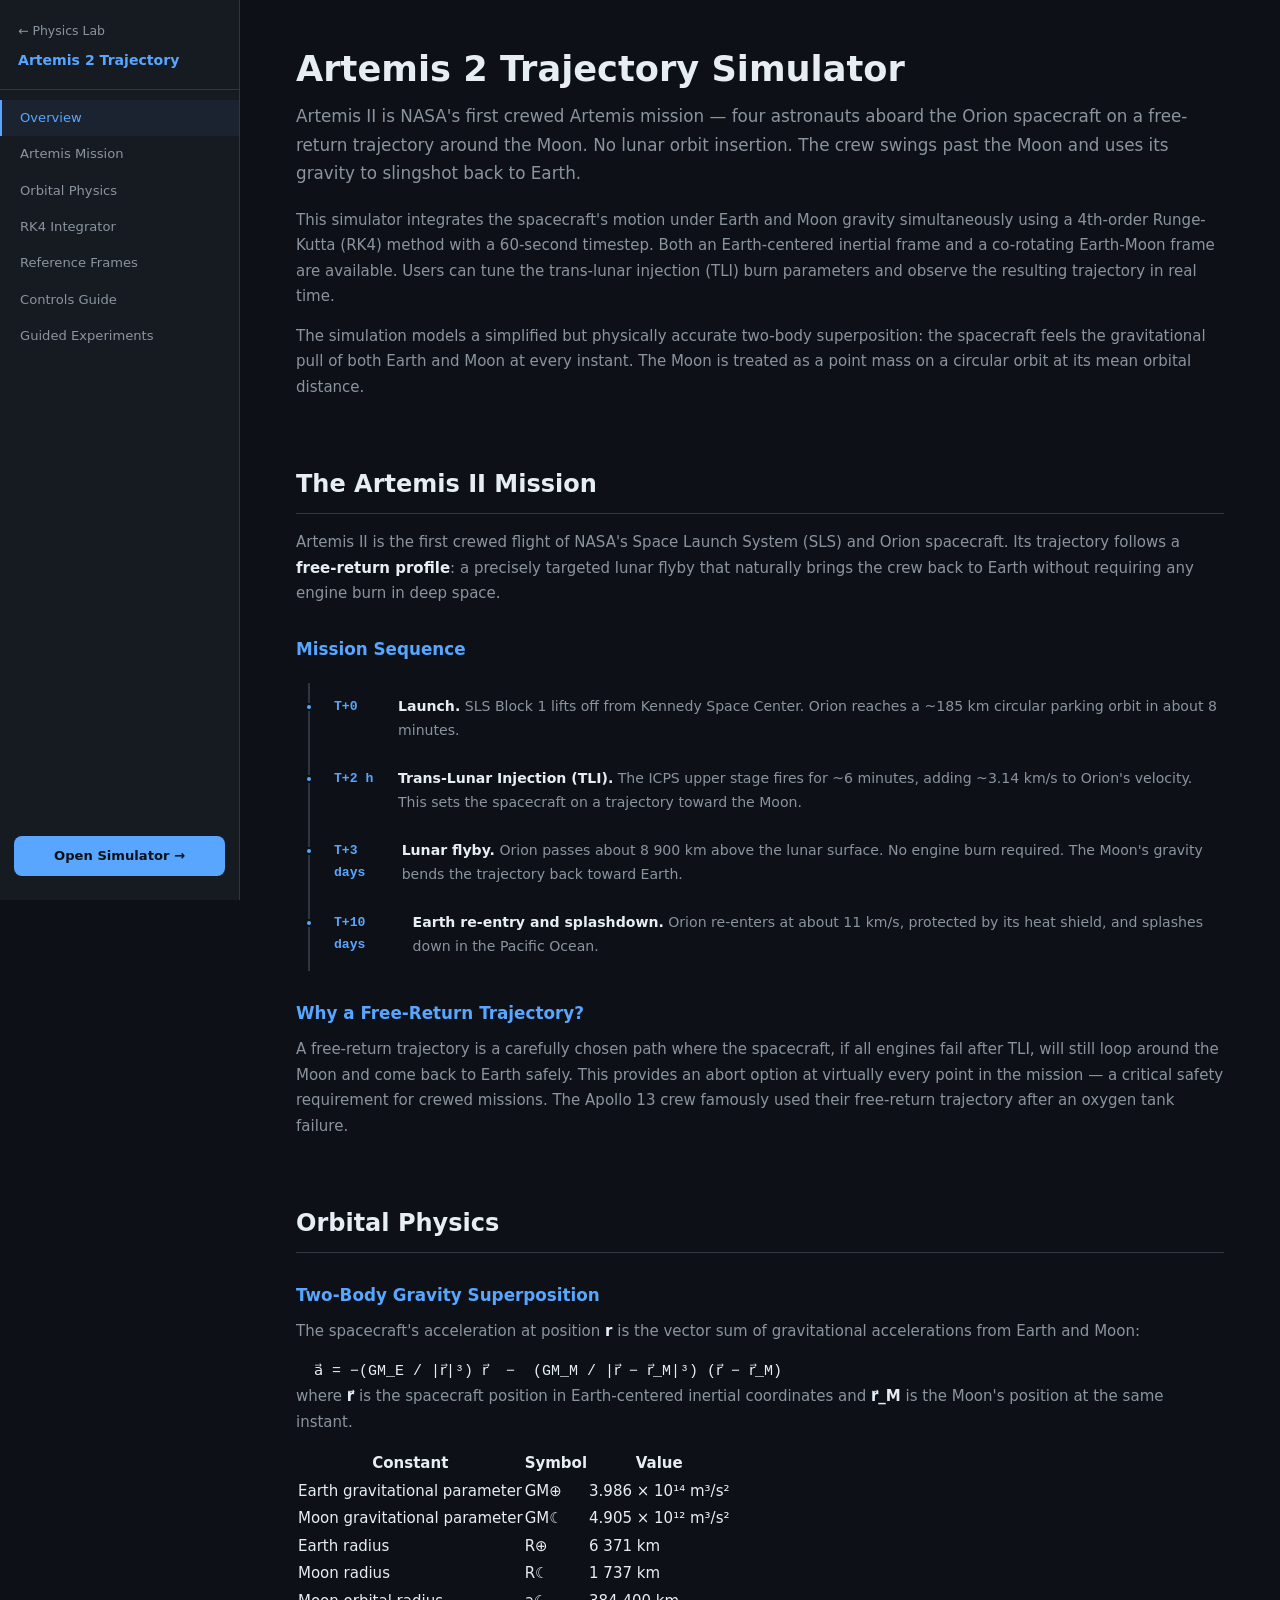
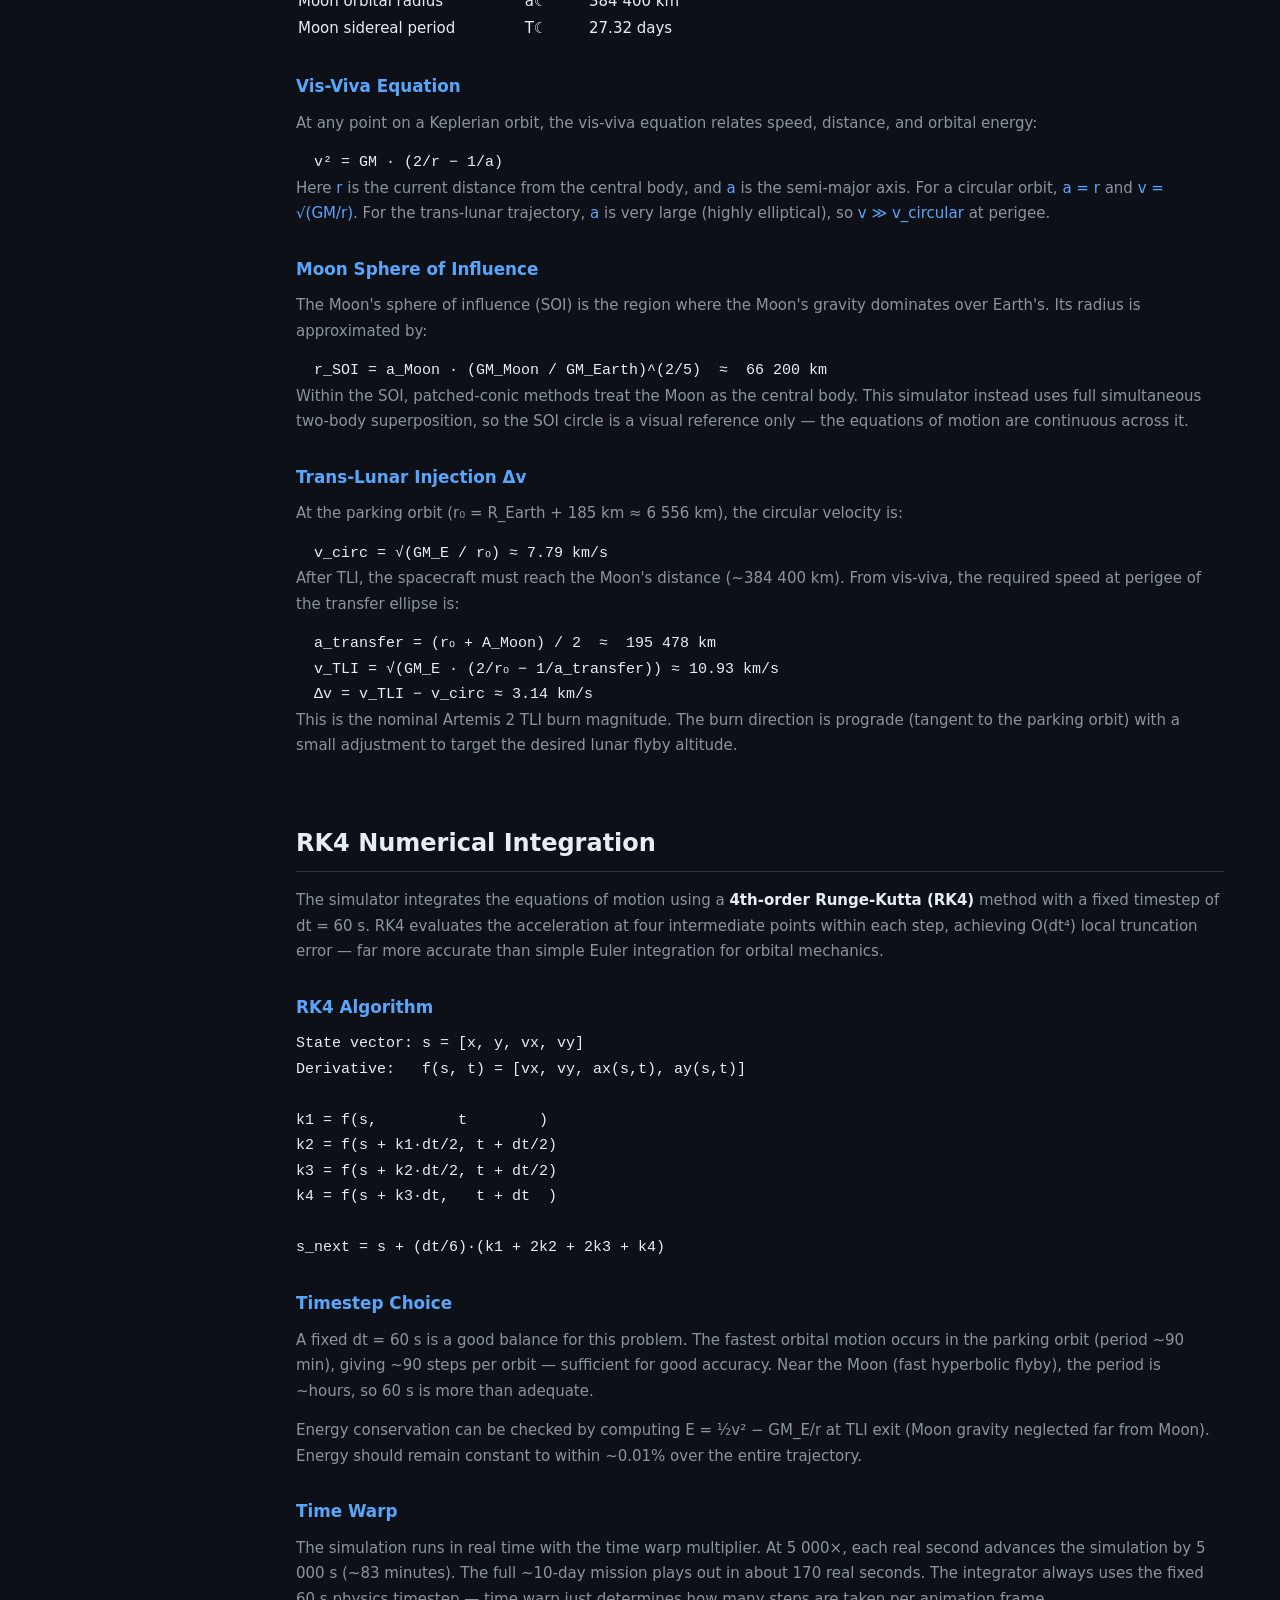
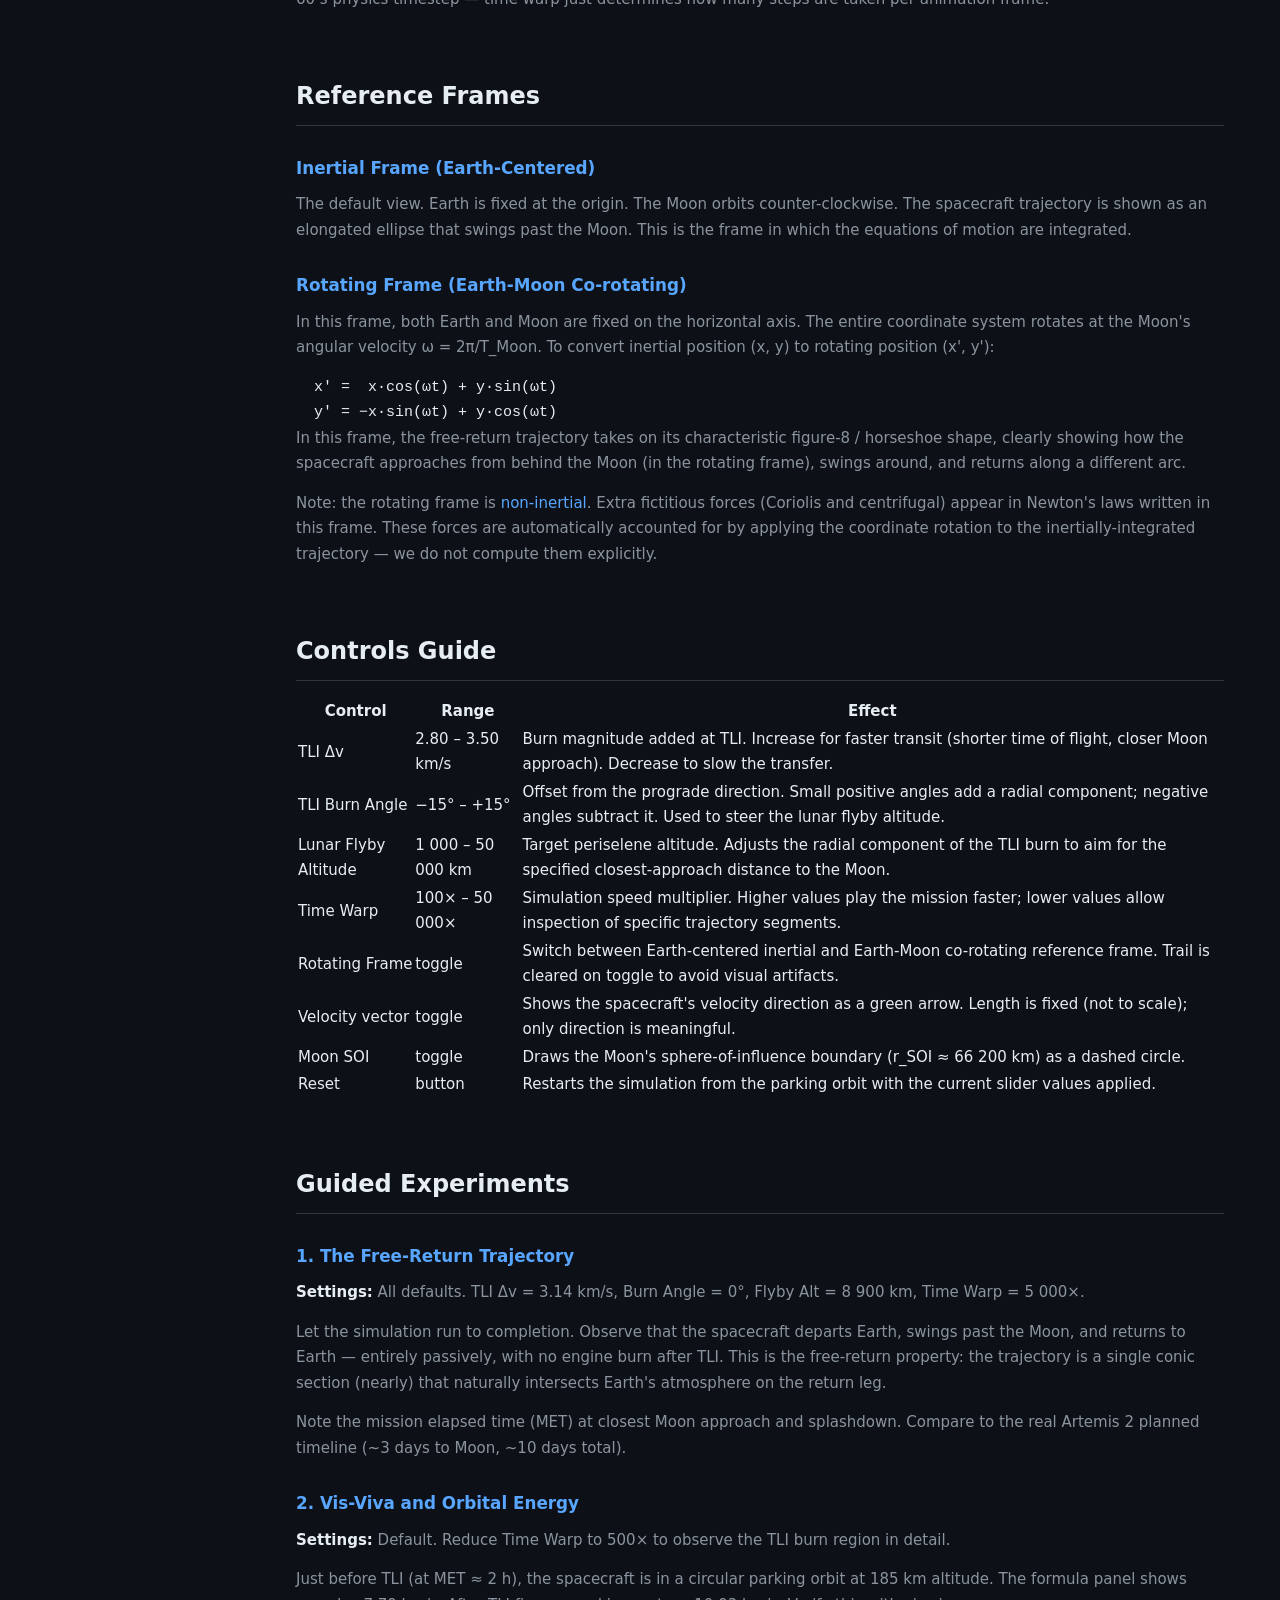
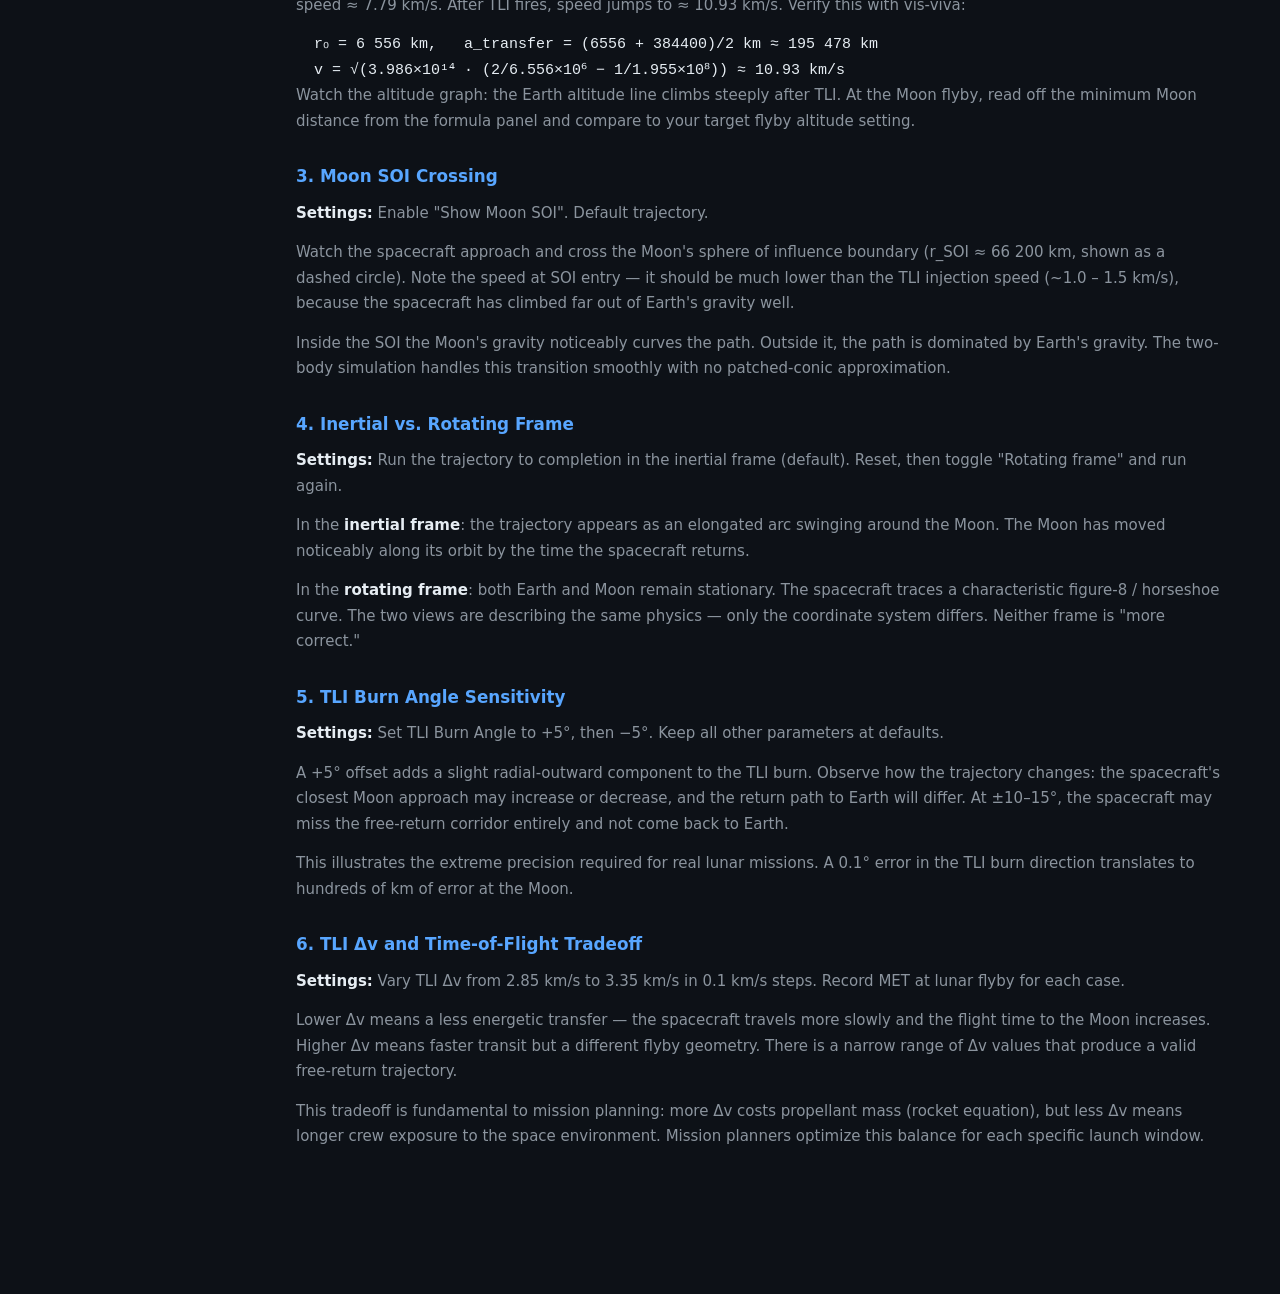
<file: artemis2/docs.html>
<!DOCTYPE html>
<html lang="en">
<head>
  <meta charset="UTF-8" />
  <meta name="viewport" content="width=device-width, initial-scale=1.0" />
  <title>Artemis 2 Trajectory — Docs</title>
  <link rel="stylesheet" href="docs.css" />
</head>
<body>
  <nav class="sidebar" id="sidebar">
    <div class="sidebar-header">
      <a href="../index.html" class="back-link">&larr; Physics Lab</a>
      <strong>Artemis 2 Trajectory</strong>
    </div>
    <ul class="sidebar-nav">
      <li><a href="#overview"     class="nav-link active">Overview</a></li>
      <li><a href="#history"      class="nav-link">Artemis Mission</a></li>
      <li><a href="#physics"      class="nav-link">Orbital Physics</a></li>
      <li><a href="#integrator"   class="nav-link">RK4 Integrator</a></li>
      <li><a href="#frames"       class="nav-link">Reference Frames</a></li>
      <li><a href="#controls"     class="nav-link">Controls Guide</a></li>
      <li><a href="#experiments"  class="nav-link">Guided Experiments</a></li>
    </ul>
    <div class="sidebar-footer">
      <a href="index.html">Open Simulator &rarr;</a>
    </div>
  </nav>

  <main class="doc-main">
    <article>

      <!-- ── Overview ──────────────────────────────────────────────────── -->
      <section id="overview">
        <h1>Artemis 2 Trajectory Simulator</h1>
        <p class="lead">Artemis II is NASA's first crewed Artemis mission — four astronauts aboard the Orion spacecraft on a free-return trajectory around the Moon. No lunar orbit insertion. The crew swings past the Moon and uses its gravity to slingshot back to Earth.</p>
        <p>This simulator integrates the spacecraft's motion under Earth and Moon gravity simultaneously using a 4th-order Runge-Kutta (RK4) method with a 60-second timestep. Both an Earth-centered inertial frame and a co-rotating Earth-Moon frame are available. Users can tune the trans-lunar injection (TLI) burn parameters and observe the resulting trajectory in real time.</p>
        <p>The simulation models a simplified but physically accurate two-body superposition: the spacecraft feels the gravitational pull of both Earth and Moon at every instant. The Moon is treated as a point mass on a circular orbit at its mean orbital distance.</p>
      </section>

      <!-- ── Mission ───────────────────────────────────────────────────── -->
      <section id="history">
        <h2>The Artemis II Mission</h2>
        <p>Artemis II is the first crewed flight of NASA's Space Launch System (SLS) and Orion spacecraft. Its trajectory follows a <strong>free-return profile</strong>: a precisely targeted lunar flyby that naturally brings the crew back to Earth without requiring any engine burn in deep space.</p>

        <h3>Mission Sequence</h3>
        <div class="timeline">
          <div class="timeline-item">
            <span class="year">T+0</span>
            <div><strong>Launch.</strong> SLS Block 1 lifts off from Kennedy Space Center. Orion reaches a ~185 km circular parking orbit in about 8 minutes.</div>
          </div>
          <div class="timeline-item">
            <span class="year">T+2 h</span>
            <div><strong>Trans-Lunar Injection (TLI).</strong> The ICPS upper stage fires for ~6 minutes, adding ~3.14 km/s to Orion's velocity. This sets the spacecraft on a trajectory toward the Moon.</div>
          </div>
          <div class="timeline-item">
            <span class="year">T+3 days</span>
            <div><strong>Lunar flyby.</strong> Orion passes about 8 900 km above the lunar surface. No engine burn required. The Moon's gravity bends the trajectory back toward Earth.</div>
          </div>
          <div class="timeline-item">
            <span class="year">T+10 days</span>
            <div><strong>Earth re-entry and splashdown.</strong> Orion re-enters at about 11 km/s, protected by its heat shield, and splashes down in the Pacific Ocean.</div>
          </div>
        </div>

        <h3>Why a Free-Return Trajectory?</h3>
        <p>A free-return trajectory is a carefully chosen path where the spacecraft, if all engines fail after TLI, will still loop around the Moon and come back to Earth safely. This provides an abort option at virtually every point in the mission — a critical safety requirement for crewed missions. The Apollo 13 crew famously used their free-return trajectory after an oxygen tank failure.</p>
      </section>

      <!-- ── Physics ───────────────────────────────────────────────────── -->
      <section id="physics">
        <h2>Orbital Physics</h2>

        <h3>Two-Body Gravity Superposition</h3>
        <p>The spacecraft's acceleration at position <strong>r</strong> is the vector sum of gravitational accelerations from Earth and Moon:</p>
        <pre class="equation">
  a⃗ = −(GM_E / |r⃗|³) r⃗  −  (GM_M / |r⃗ − r⃗_M|³) (r⃗ − r⃗_M)</pre>
        <p>where <strong>r⃗</strong> is the spacecraft position in Earth-centered inertial coordinates and <strong>r⃗_M</strong> is the Moon's position at the same instant.</p>

        <table class="param-table">
          <thead><tr><th>Constant</th><th>Symbol</th><th>Value</th></tr></thead>
          <tbody>
            <tr><td>Earth gravitational parameter</td><td>GM&#8853;</td><td>3.986 × 10¹⁴ m³/s²</td></tr>
            <tr><td>Moon gravitational parameter</td><td>GM&#9790;</td><td>4.905 × 10¹² m³/s²</td></tr>
            <tr><td>Earth radius</td><td>R&#8853;</td><td>6 371 km</td></tr>
            <tr><td>Moon radius</td><td>R&#9790;</td><td>1 737 km</td></tr>
            <tr><td>Moon orbital radius</td><td>a&#9790;</td><td>384 400 km</td></tr>
            <tr><td>Moon sidereal period</td><td>T&#9790;</td><td>27.32 days</td></tr>
          </tbody>
        </table>

        <h3>Vis-Viva Equation</h3>
        <p>At any point on a Keplerian orbit, the vis-viva equation relates speed, distance, and orbital energy:</p>
        <pre class="equation">
  v² = GM · (2/r − 1/a)</pre>
        <p>Here <em>r</em> is the current distance from the central body, and <em>a</em> is the semi-major axis. For a circular orbit, <em>a = r</em> and <em>v = √(GM/r)</em>. For the trans-lunar trajectory, <em>a</em> is very large (highly elliptical), so <em>v ≫ v_circular</em> at perigee.</p>

        <h3>Moon Sphere of Influence</h3>
        <p>The Moon's sphere of influence (SOI) is the region where the Moon's gravity dominates over Earth's. Its radius is approximated by:</p>
        <pre class="equation">
  r_SOI = a_Moon · (GM_Moon / GM_Earth)^(2/5)  ≈  66 200 km</pre>
        <p>Within the SOI, patched-conic methods treat the Moon as the central body. This simulator instead uses full simultaneous two-body superposition, so the SOI circle is a visual reference only — the equations of motion are continuous across it.</p>

        <h3>Trans-Lunar Injection &Delta;v</h3>
        <p>At the parking orbit (r₀ = R_Earth + 185 km ≈ 6 556 km), the circular velocity is:</p>
        <pre class="equation">
  v_circ = √(GM_E / r₀) ≈ 7.79 km/s</pre>
        <p>After TLI, the spacecraft must reach the Moon's distance (~384 400 km). From vis-viva, the required speed at perigee of the transfer ellipse is:</p>
        <pre class="equation">
  a_transfer = (r₀ + A_Moon) / 2  ≈  195 478 km
  v_TLI = √(GM_E · (2/r₀ − 1/a_transfer)) ≈ 10.93 km/s
  Δv = v_TLI − v_circ ≈ 3.14 km/s</pre>
        <p>This is the nominal Artemis 2 TLI burn magnitude. The burn direction is prograde (tangent to the parking orbit) with a small adjustment to target the desired lunar flyby altitude.</p>
      </section>

      <!-- ── Integrator ────────────────────────────────────────────────── -->
      <section id="integrator">
        <h2>RK4 Numerical Integration</h2>
        <p>The simulator integrates the equations of motion using a <strong>4th-order Runge-Kutta (RK4)</strong> method with a fixed timestep of dt = 60 s. RK4 evaluates the acceleration at four intermediate points within each step, achieving O(dt⁴) local truncation error — far more accurate than simple Euler integration for orbital mechanics.</p>

        <h3>RK4 Algorithm</h3>
        <pre class="code-block">
State vector: s = [x, y, vx, vy]
Derivative:   f(s, t) = [vx, vy, ax(s,t), ay(s,t)]

k1 = f(s,         t        )
k2 = f(s + k1·dt/2, t + dt/2)
k3 = f(s + k2·dt/2, t + dt/2)
k4 = f(s + k3·dt,   t + dt  )

s_next = s + (dt/6)·(k1 + 2k2 + 2k3 + k4)</pre>

        <h3>Timestep Choice</h3>
        <p>A fixed dt = 60 s is a good balance for this problem. The fastest orbital motion occurs in the parking orbit (period ~90 min), giving ~90 steps per orbit — sufficient for good accuracy. Near the Moon (fast hyperbolic flyby), the period is ~hours, so 60 s is more than adequate.</p>
        <p>Energy conservation can be checked by computing E = ½v² − GM_E/r at TLI exit (Moon gravity neglected far from Moon). Energy should remain constant to within ~0.01% over the entire trajectory.</p>

        <h3>Time Warp</h3>
        <p>The simulation runs in real time with the time warp multiplier. At 5 000×, each real second advances the simulation by 5 000 s (~83 minutes). The full ~10-day mission plays out in about 170 real seconds. The integrator always uses the fixed 60 s physics timestep — time warp just determines how many steps are taken per animation frame.</p>
      </section>

      <!-- ── Frames ─────────────────────────────────────────────────────── -->
      <section id="frames">
        <h2>Reference Frames</h2>

        <h3>Inertial Frame (Earth-Centered)</h3>
        <p>The default view. Earth is fixed at the origin. The Moon orbits counter-clockwise. The spacecraft trajectory is shown as an elongated ellipse that swings past the Moon. This is the frame in which the equations of motion are integrated.</p>

        <h3>Rotating Frame (Earth-Moon Co-rotating)</h3>
        <p>In this frame, both Earth and Moon are fixed on the horizontal axis. The entire coordinate system rotates at the Moon's angular velocity ω = 2π/T_Moon. To convert inertial position (x, y) to rotating position (x', y'):</p>
        <pre class="equation">
  x' =  x·cos(ωt) + y·sin(ωt)
  y' = −x·sin(ωt) + y·cos(ωt)</pre>
        <p>In this frame, the free-return trajectory takes on its characteristic figure-8 / horseshoe shape, clearly showing how the spacecraft approaches from behind the Moon (in the rotating frame), swings around, and returns along a different arc.</p>
        <p>Note: the rotating frame is <em>non-inertial</em>. Extra fictitious forces (Coriolis and centrifugal) appear in Newton's laws written in this frame. These forces are automatically accounted for by applying the coordinate rotation to the inertially-integrated trajectory — we do not compute them explicitly.</p>
      </section>

      <!-- ── Controls ──────────────────────────────────────────────────── -->
      <section id="controls">
        <h2>Controls Guide</h2>
        <table class="param-table">
          <thead><tr><th>Control</th><th>Range</th><th>Effect</th></tr></thead>
          <tbody>
            <tr>
              <td>TLI Δv</td>
              <td>2.80 – 3.50 km/s</td>
              <td>Burn magnitude added at TLI. Increase for faster transit (shorter time of flight, closer Moon approach). Decrease to slow the transfer.</td>
            </tr>
            <tr>
              <td>TLI Burn Angle</td>
              <td>−15° – +15°</td>
              <td>Offset from the prograde direction. Small positive angles add a radial component; negative angles subtract it. Used to steer the lunar flyby altitude.</td>
            </tr>
            <tr>
              <td>Lunar Flyby Altitude</td>
              <td>1 000 – 50 000 km</td>
              <td>Target periselene altitude. Adjusts the radial component of the TLI burn to aim for the specified closest-approach distance to the Moon.</td>
            </tr>
            <tr>
              <td>Time Warp</td>
              <td>100× – 50 000×</td>
              <td>Simulation speed multiplier. Higher values play the mission faster; lower values allow inspection of specific trajectory segments.</td>
            </tr>
            <tr>
              <td>Rotating Frame</td>
              <td>toggle</td>
              <td>Switch between Earth-centered inertial and Earth-Moon co-rotating reference frame. Trail is cleared on toggle to avoid visual artifacts.</td>
            </tr>
            <tr>
              <td>Velocity vector</td>
              <td>toggle</td>
              <td>Shows the spacecraft's velocity direction as a green arrow. Length is fixed (not to scale); only direction is meaningful.</td>
            </tr>
            <tr>
              <td>Moon SOI</td>
              <td>toggle</td>
              <td>Draws the Moon's sphere-of-influence boundary (r_SOI ≈ 66 200 km) as a dashed circle.</td>
            </tr>
            <tr>
              <td>Reset</td>
              <td>button</td>
              <td>Restarts the simulation from the parking orbit with the current slider values applied.</td>
            </tr>
          </tbody>
        </table>
      </section>

      <!-- ── Experiments ────────────────────────────────────────────────── -->
      <section id="experiments">
        <h2>Guided Experiments</h2>

        <div class="experiment">
          <h3>1. The Free-Return Trajectory</h3>
          <p><strong>Settings:</strong> All defaults. TLI Δv = 3.14 km/s, Burn Angle = 0°, Flyby Alt = 8 900 km, Time Warp = 5 000×.</p>
          <p>Let the simulation run to completion. Observe that the spacecraft departs Earth, swings past the Moon, and returns to Earth — entirely passively, with no engine burn after TLI. This is the free-return property: the trajectory is a single conic section (nearly) that naturally intersects Earth's atmosphere on the return leg.</p>
          <p>Note the mission elapsed time (MET) at closest Moon approach and splashdown. Compare to the real Artemis 2 planned timeline (~3 days to Moon, ~10 days total).</p>
        </div>

        <div class="experiment">
          <h3>2. Vis-Viva and Orbital Energy</h3>
          <p><strong>Settings:</strong> Default. Reduce Time Warp to 500× to observe the TLI burn region in detail.</p>
          <p>Just before TLI (at MET ≈ 2 h), the spacecraft is in a circular parking orbit at 185 km altitude. The formula panel shows speed ≈ 7.79 km/s. After TLI fires, speed jumps to ≈ 10.93 km/s. Verify this with vis-viva:</p>
          <pre class="equation">
  r₀ = 6 556 km,   a_transfer = (6556 + 384400)/2 km ≈ 195 478 km
  v = √(3.986×10¹⁴ · (2/6.556×10⁶ − 1/1.955×10⁸)) ≈ 10.93 km/s</pre>
          <p>Watch the altitude graph: the Earth altitude line climbs steeply after TLI. At the Moon flyby, read off the minimum Moon distance from the formula panel and compare to your target flyby altitude setting.</p>
        </div>

        <div class="experiment">
          <h3>3. Moon SOI Crossing</h3>
          <p><strong>Settings:</strong> Enable "Show Moon SOI". Default trajectory.</p>
          <p>Watch the spacecraft approach and cross the Moon's sphere of influence boundary (r_SOI ≈ 66 200 km, shown as a dashed circle). Note the speed at SOI entry — it should be much lower than the TLI injection speed (~1.0 – 1.5 km/s), because the spacecraft has climbed far out of Earth's gravity well.</p>
          <p>Inside the SOI the Moon's gravity noticeably curves the path. Outside it, the path is dominated by Earth's gravity. The two-body simulation handles this transition smoothly with no patched-conic approximation.</p>
        </div>

        <div class="experiment">
          <h3>4. Inertial vs. Rotating Frame</h3>
          <p><strong>Settings:</strong> Run the trajectory to completion in the inertial frame (default). Reset, then toggle "Rotating frame" and run again.</p>
          <p>In the <strong>inertial frame</strong>: the trajectory appears as an elongated arc swinging around the Moon. The Moon has moved noticeably along its orbit by the time the spacecraft returns.</p>
          <p>In the <strong>rotating frame</strong>: both Earth and Moon remain stationary. The spacecraft traces a characteristic figure-8 / horseshoe curve. The two views are describing the same physics — only the coordinate system differs. Neither frame is "more correct."</p>
        </div>

        <div class="experiment">
          <h3>5. TLI Burn Angle Sensitivity</h3>
          <p><strong>Settings:</strong> Set TLI Burn Angle to +5°, then −5°. Keep all other parameters at defaults.</p>
          <p>A +5° offset adds a slight radial-outward component to the TLI burn. Observe how the trajectory changes: the spacecraft's closest Moon approach may increase or decrease, and the return path to Earth will differ. At ±10–15°, the spacecraft may miss the free-return corridor entirely and not come back to Earth.</p>
          <p>This illustrates the extreme precision required for real lunar missions. A 0.1° error in the TLI burn direction translates to hundreds of km of error at the Moon.</p>
        </div>

        <div class="experiment">
          <h3>6. TLI Δv and Time-of-Flight Tradeoff</h3>
          <p><strong>Settings:</strong> Vary TLI Δv from 2.85 km/s to 3.35 km/s in 0.1 km/s steps. Record MET at lunar flyby for each case.</p>
          <p>Lower Δv means a less energetic transfer — the spacecraft travels more slowly and the flight time to the Moon increases. Higher Δv means faster transit but a different flyby geometry. There is a narrow range of Δv values that produce a valid free-return trajectory.</p>
          <p>This tradeoff is fundamental to mission planning: more Δv costs propellant mass (rocket equation), but less Δv means longer crew exposure to the space environment. Mission planners optimize this balance for each specific launch window.</p>
        </div>

      </section>

    </article>
  </main>

</body>
</html>
</file>
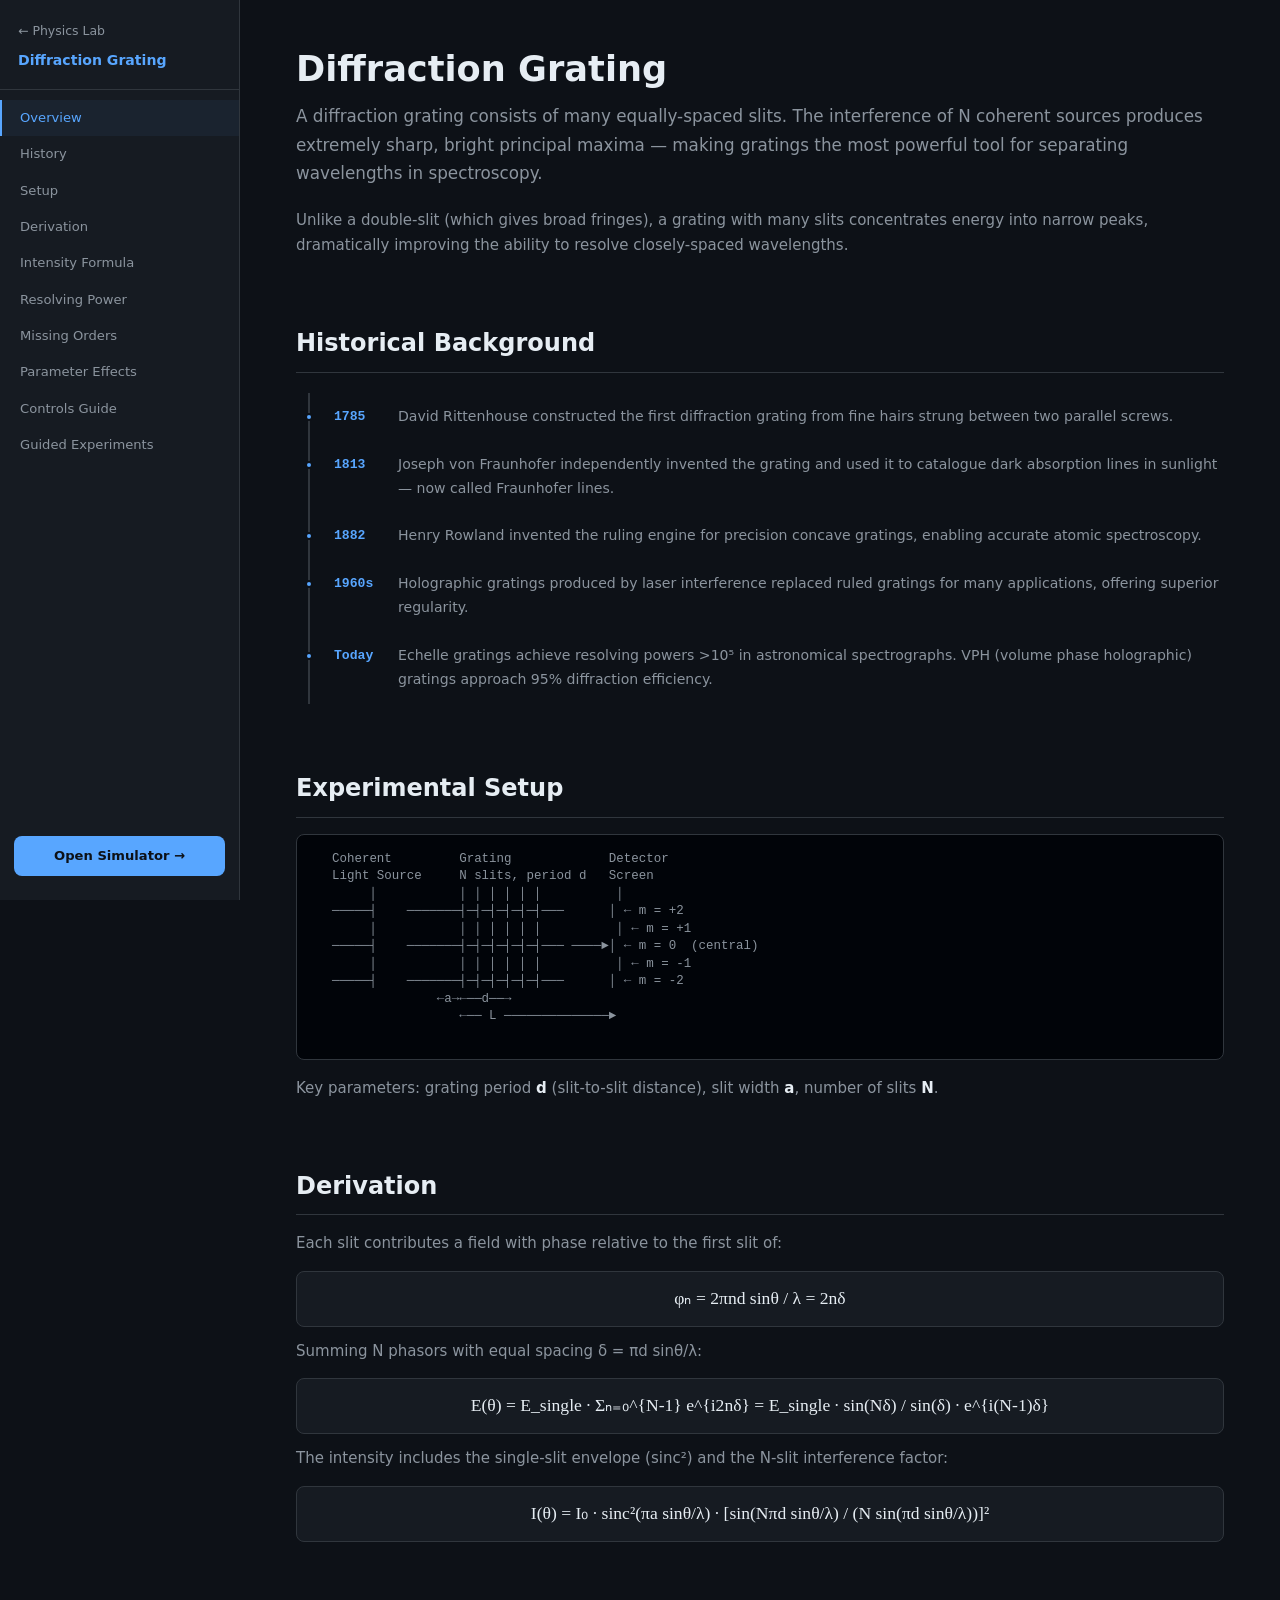
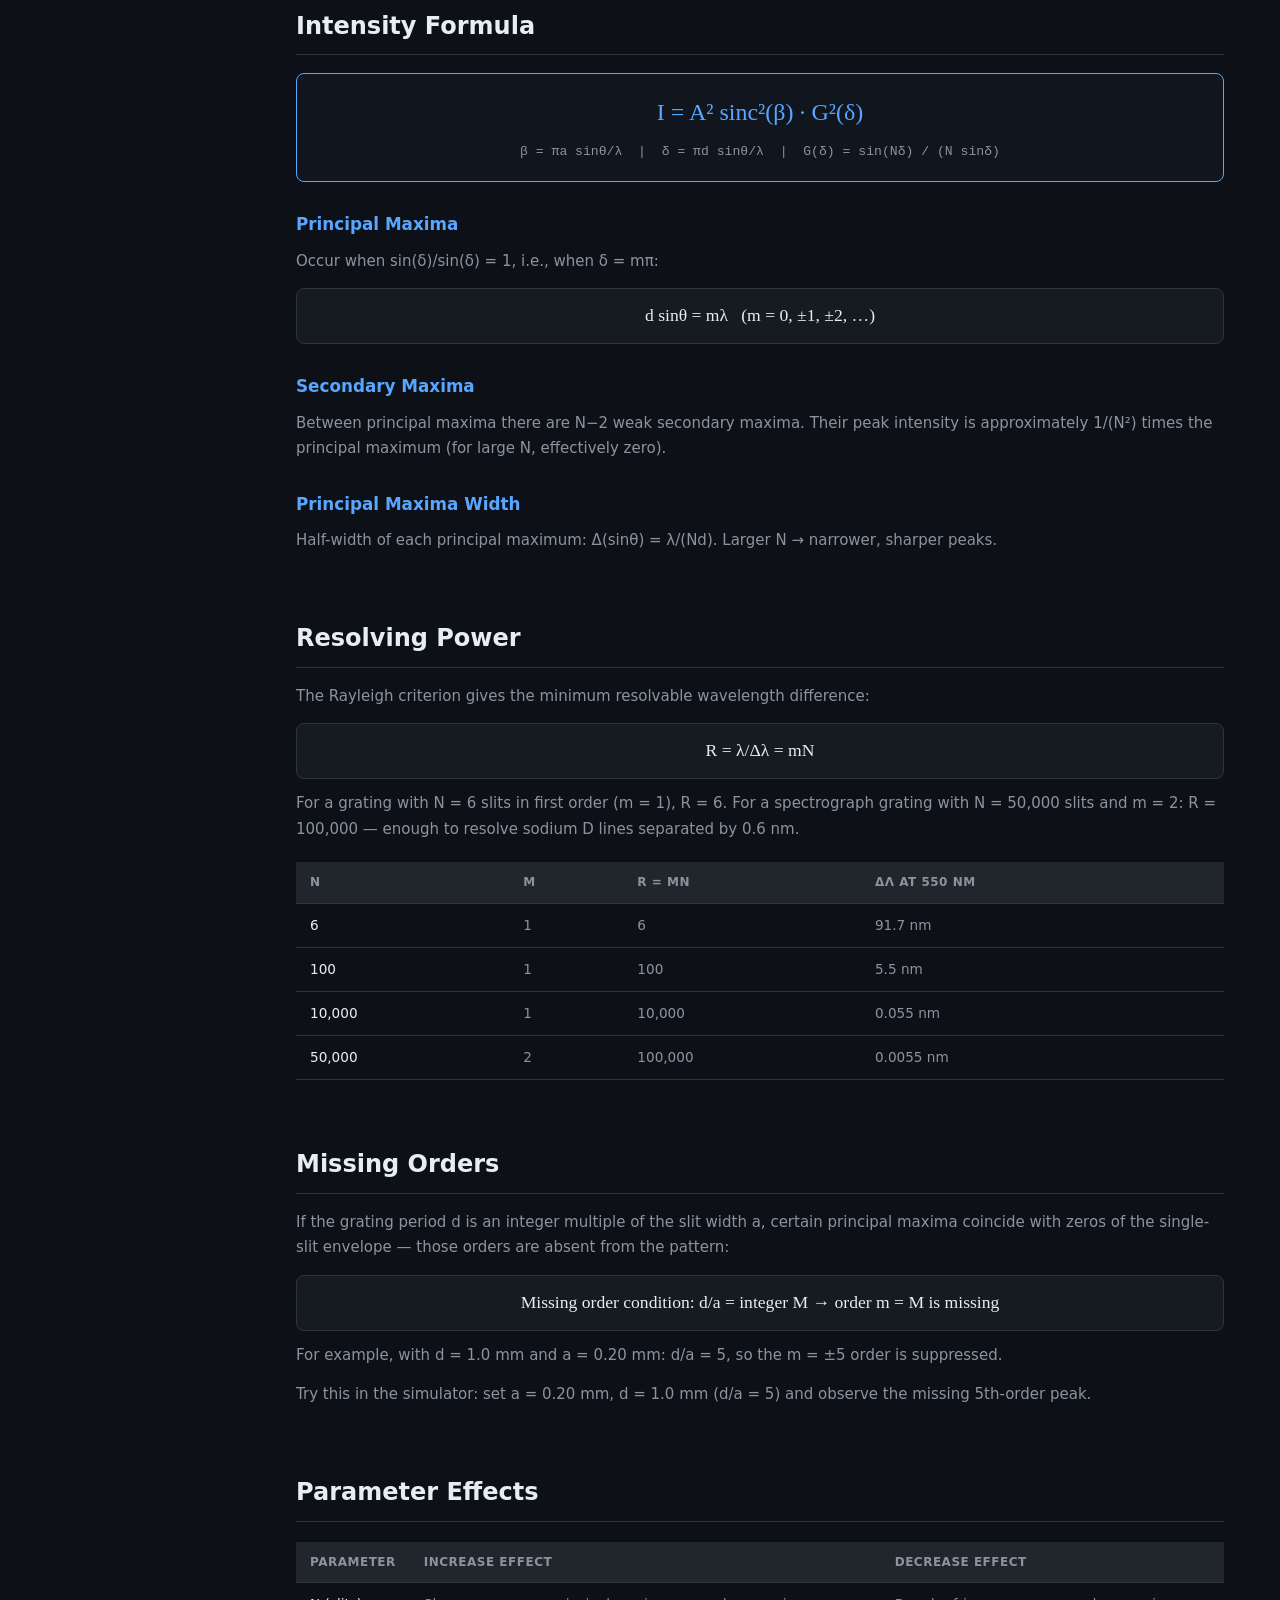
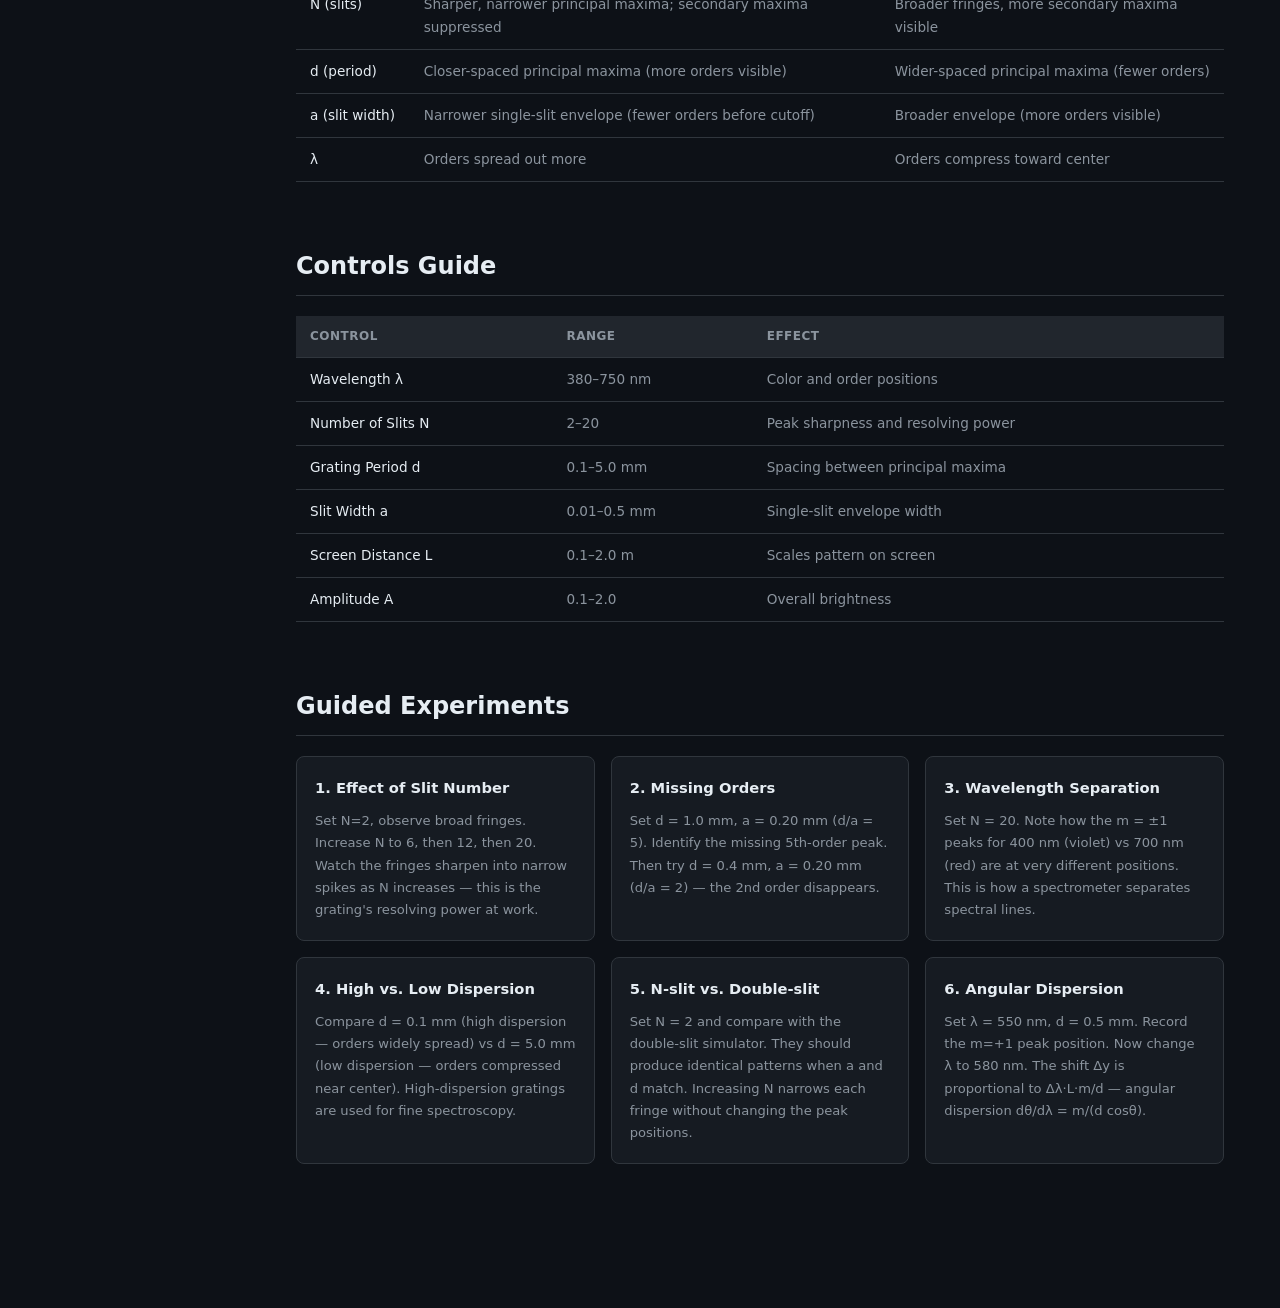
<file: diffraction-grating/docs.html>
<!DOCTYPE html>
<html lang="en">
<head>
  <meta charset="UTF-8" />
  <meta name="viewport" content="width=device-width, initial-scale=1.0" />
  <title>Diffraction Grating — Docs</title>
  <link rel="stylesheet" href="docs.css" />
</head>
<body>
  <nav class="sidebar" id="sidebar">
    <div class="sidebar-header">
      <a href="../index.html" class="back-link">&larr; Physics Lab</a>
      <strong>Diffraction Grating</strong>
    </div>
    <ul class="sidebar-nav">
      <li><a href="#overview" class="nav-link active">Overview</a></li>
      <li><a href="#history" class="nav-link">History</a></li>
      <li><a href="#setup" class="nav-link">Setup</a></li>
      <li><a href="#derivation" class="nav-link">Derivation</a></li>
      <li><a href="#intensity" class="nav-link">Intensity Formula</a></li>
      <li><a href="#resolving" class="nav-link">Resolving Power</a></li>
      <li><a href="#missing" class="nav-link">Missing Orders</a></li>
      <li><a href="#parameters" class="nav-link">Parameter Effects</a></li>
      <li><a href="#controls" class="nav-link">Controls Guide</a></li>
      <li><a href="#experiments" class="nav-link">Guided Experiments</a></li>
    </ul>
    <div class="sidebar-footer">
      <a href="index.html">Open Simulator &rarr;</a>
    </div>
  </nav>

  <main class="doc-main">
    <article>

      <section id="overview">
        <h1>Diffraction Grating</h1>
        <p class="lead">A diffraction grating consists of many equally-spaced slits. The interference of N coherent sources produces extremely sharp, bright principal maxima — making gratings the most powerful tool for separating wavelengths in spectroscopy.</p>
        <p>Unlike a double-slit (which gives broad fringes), a grating with many slits concentrates energy into narrow peaks, dramatically improving the ability to resolve closely-spaced wavelengths.</p>
      </section>

      <section id="history">
        <h2>Historical Background</h2>
        <div class="timeline">
          <div class="timeline-item"><span class="year">1785</span><div>David Rittenhouse constructed the first diffraction grating from fine hairs strung between two parallel screws.</div></div>
          <div class="timeline-item"><span class="year">1813</span><div>Joseph von Fraunhofer independently invented the grating and used it to catalogue dark absorption lines in sunlight — now called Fraunhofer lines.</div></div>
          <div class="timeline-item"><span class="year">1882</span><div>Henry Rowland invented the ruling engine for precision concave gratings, enabling accurate atomic spectroscopy.</div></div>
          <div class="timeline-item"><span class="year">1960s</span><div>Holographic gratings produced by laser interference replaced ruled gratings for many applications, offering superior regularity.</div></div>
          <div class="timeline-item"><span class="year">Today</span><div>Echelle gratings achieve resolving powers >10⁵ in astronomical spectrographs. VPH (volume phase holographic) gratings approach 95% diffraction efficiency.</div></div>
        </div>
      </section>

      <section id="setup">
        <h2>Experimental Setup</h2>
        <pre class="ascii-art">
  Coherent         Grating             Detector
  Light Source     N slits, period d   Screen
       │           │ │ │ │ │ │          │
  ─────┤    ───────┤─┤─┤─┤─┤─┤───      │ ← m = +2
       │           │ │ │ │ │ │          │ ← m = +1
  ─────┤    ───────┤─┤─┤─┤─┤─┤─── ────►│ ← m = 0  (central)
       │           │ │ │ │ │ │          │ ← m = -1
  ─────┤    ───────┤─┤─┤─┤─┤─┤───      │ ← m = -2
                ←a→←──d──→
                   ←── L ──────────────►
        </pre>
        <p>Key parameters: grating period <strong>d</strong> (slit-to-slit distance), slit width <strong>a</strong>, number of slits <strong>N</strong>.</p>
      </section>

      <section id="derivation">
        <h2>Derivation</h2>
        <p>Each slit contributes a field with phase relative to the first slit of:</p>
        <div class="formula-display">φₙ = 2πnd sinθ / λ = 2nδ</div>
        <p>Summing N phasors with equal spacing δ = πd sinθ/λ:</p>
        <div class="formula-display">E(θ) = E_single · Σₙ₌₀^{N-1} e^{i2nδ} = E_single · sin(Nδ) / sin(δ) · e^{i(N-1)δ}</div>
        <p>The intensity includes the single-slit envelope (sinc²) and the N-slit interference factor:</p>
        <div class="formula-display">I(θ) = I₀ · sinc²(πa sinθ/λ) · [sin(Nπd sinθ/λ) / (N sin(πd sinθ/λ))]²</div>
      </section>

      <section id="intensity">
        <h2>Intensity Formula</h2>
        <div class="formula-card">
          <div class="formula-main">I = A² sinc²(β) · G²(δ)</div>
          <div class="formula-sub">β = πa sinθ/λ &nbsp;|&nbsp; δ = πd sinθ/λ &nbsp;|&nbsp; G(δ) = sin(Nδ) / (N sinδ)</div>
        </div>
        <h3>Principal Maxima</h3>
        <p>Occur when sin(δ)/sin(δ) = 1, i.e., when δ = mπ:</p>
        <div class="formula-display">d sinθ = mλ &nbsp; (m = 0, ±1, ±2, …)</div>
        <h3>Secondary Maxima</h3>
        <p>Between principal maxima there are N−2 weak secondary maxima. Their peak intensity is approximately 1/(N²) times the principal maximum (for large N, effectively zero).</p>
        <h3>Principal Maxima Width</h3>
        <p>Half-width of each principal maximum: Δ(sinθ) = λ/(Nd). Larger N → narrower, sharper peaks.</p>
      </section>

      <section id="resolving">
        <h2>Resolving Power</h2>
        <p>The Rayleigh criterion gives the minimum resolvable wavelength difference:</p>
        <div class="formula-display">R = λ/Δλ = mN</div>
        <p>For a grating with N = 6 slits in first order (m = 1), R = 6. For a spectrograph grating with N = 50,000 slits and m = 2: R = 100,000 — enough to resolve sodium D lines separated by 0.6 nm.</p>
        <table class="effects-table">
          <thead><tr><th>N</th><th>m</th><th>R = mN</th><th>Δλ at 550 nm</th></tr></thead>
          <tbody>
            <tr><td>6</td><td>1</td><td>6</td><td>91.7 nm</td></tr>
            <tr><td>100</td><td>1</td><td>100</td><td>5.5 nm</td></tr>
            <tr><td>10,000</td><td>1</td><td>10,000</td><td>0.055 nm</td></tr>
            <tr><td>50,000</td><td>2</td><td>100,000</td><td>0.0055 nm</td></tr>
          </tbody>
        </table>
      </section>

      <section id="missing">
        <h2>Missing Orders</h2>
        <p>If the grating period d is an integer multiple of the slit width a, certain principal maxima coincide with zeros of the single-slit envelope — those orders are absent from the pattern:</p>
        <div class="formula-display">Missing order condition: d/a = integer M → order m = M is missing</div>
        <p>For example, with d = 1.0 mm and a = 0.20 mm: d/a = 5, so the m = ±5 order is suppressed.</p>
        <p>Try this in the simulator: set a = 0.20 mm, d = 1.0 mm (d/a = 5) and observe the missing 5th-order peak.</p>
      </section>

      <section id="parameters">
        <h2>Parameter Effects</h2>
        <table class="effects-table">
          <thead><tr><th>Parameter</th><th>Increase Effect</th><th>Decrease Effect</th></tr></thead>
          <tbody>
            <tr><td>N (slits)</td><td>Sharper, narrower principal maxima; secondary maxima suppressed</td><td>Broader fringes, more secondary maxima visible</td></tr>
            <tr><td>d (period)</td><td>Closer-spaced principal maxima (more orders visible)</td><td>Wider-spaced principal maxima (fewer orders)</td></tr>
            <tr><td>a (slit width)</td><td>Narrower single-slit envelope (fewer orders before cutoff)</td><td>Broader envelope (more orders visible)</td></tr>
            <tr><td>λ</td><td>Orders spread out more</td><td>Orders compress toward center</td></tr>
          </tbody>
        </table>
      </section>

      <section id="controls">
        <h2>Controls Guide</h2>
        <table class="controls-table">
          <thead><tr><th>Control</th><th>Range</th><th>Effect</th></tr></thead>
          <tbody>
            <tr><td>Wavelength λ</td><td>380–750 nm</td><td>Color and order positions</td></tr>
            <tr><td>Number of Slits N</td><td>2–20</td><td>Peak sharpness and resolving power</td></tr>
            <tr><td>Grating Period d</td><td>0.1–5.0 mm</td><td>Spacing between principal maxima</td></tr>
            <tr><td>Slit Width a</td><td>0.01–0.5 mm</td><td>Single-slit envelope width</td></tr>
            <tr><td>Screen Distance L</td><td>0.1–2.0 m</td><td>Scales pattern on screen</td></tr>
            <tr><td>Amplitude A</td><td>0.1–2.0</td><td>Overall brightness</td></tr>
          </tbody>
        </table>
      </section>

      <section id="experiments">
        <h2>Guided Experiments</h2>
        <div class="experiment-cards">
          <div class="exp-card"><h3>1. Effect of Slit Number</h3><p>Set N=2, observe broad fringes. Increase N to 6, then 12, then 20. Watch the fringes sharpen into narrow spikes as N increases — this is the grating's resolving power at work.</p></div>
          <div class="exp-card"><h3>2. Missing Orders</h3><p>Set d = 1.0 mm, a = 0.20 mm (d/a = 5). Identify the missing 5th-order peak. Then try d = 0.4 mm, a = 0.20 mm (d/a = 2) — the 2nd order disappears.</p></div>
          <div class="exp-card"><h3>3. Wavelength Separation</h3><p>Set N = 20. Note how the m = ±1 peaks for 400 nm (violet) vs 700 nm (red) are at very different positions. This is how a spectrometer separates spectral lines.</p></div>
          <div class="exp-card"><h3>4. High vs. Low Dispersion</h3><p>Compare d = 0.1 mm (high dispersion — orders widely spread) vs d = 5.0 mm (low dispersion — orders compressed near center). High-dispersion gratings are used for fine spectroscopy.</p></div>
          <div class="exp-card"><h3>5. N-slit vs. Double-slit</h3><p>Set N = 2 and compare with the double-slit simulator. They should produce identical patterns when a and d match. Increasing N narrows each fringe without changing the peak positions.</p></div>
          <div class="exp-card"><h3>6. Angular Dispersion</h3><p>Set λ = 550 nm, d = 0.5 mm. Record the m=+1 peak position. Now change λ to 580 nm. The shift Δy is proportional to Δλ·L·m/d — angular dispersion dθ/dλ = m/(d cosθ).</p></div>
        </div>
      </section>

    </article>
  </main>

  <script>
    const navLinks = document.querySelectorAll('.nav-link');
    const sections = document.querySelectorAll('section[id]');
    const observer = new IntersectionObserver(entries => {
      entries.forEach(e => {
        if (e.isIntersecting) {
          navLinks.forEach(l => l.classList.remove('active'));
          const a = document.querySelector(`.nav-link[href="#${e.target.id}"]`);
          if (a) a.classList.add('active');
        }
      });
    }, { rootMargin: '-20% 0px -70% 0px' });
    sections.forEach(s => observer.observe(s));
  </script>
</body>
</html>
</file>
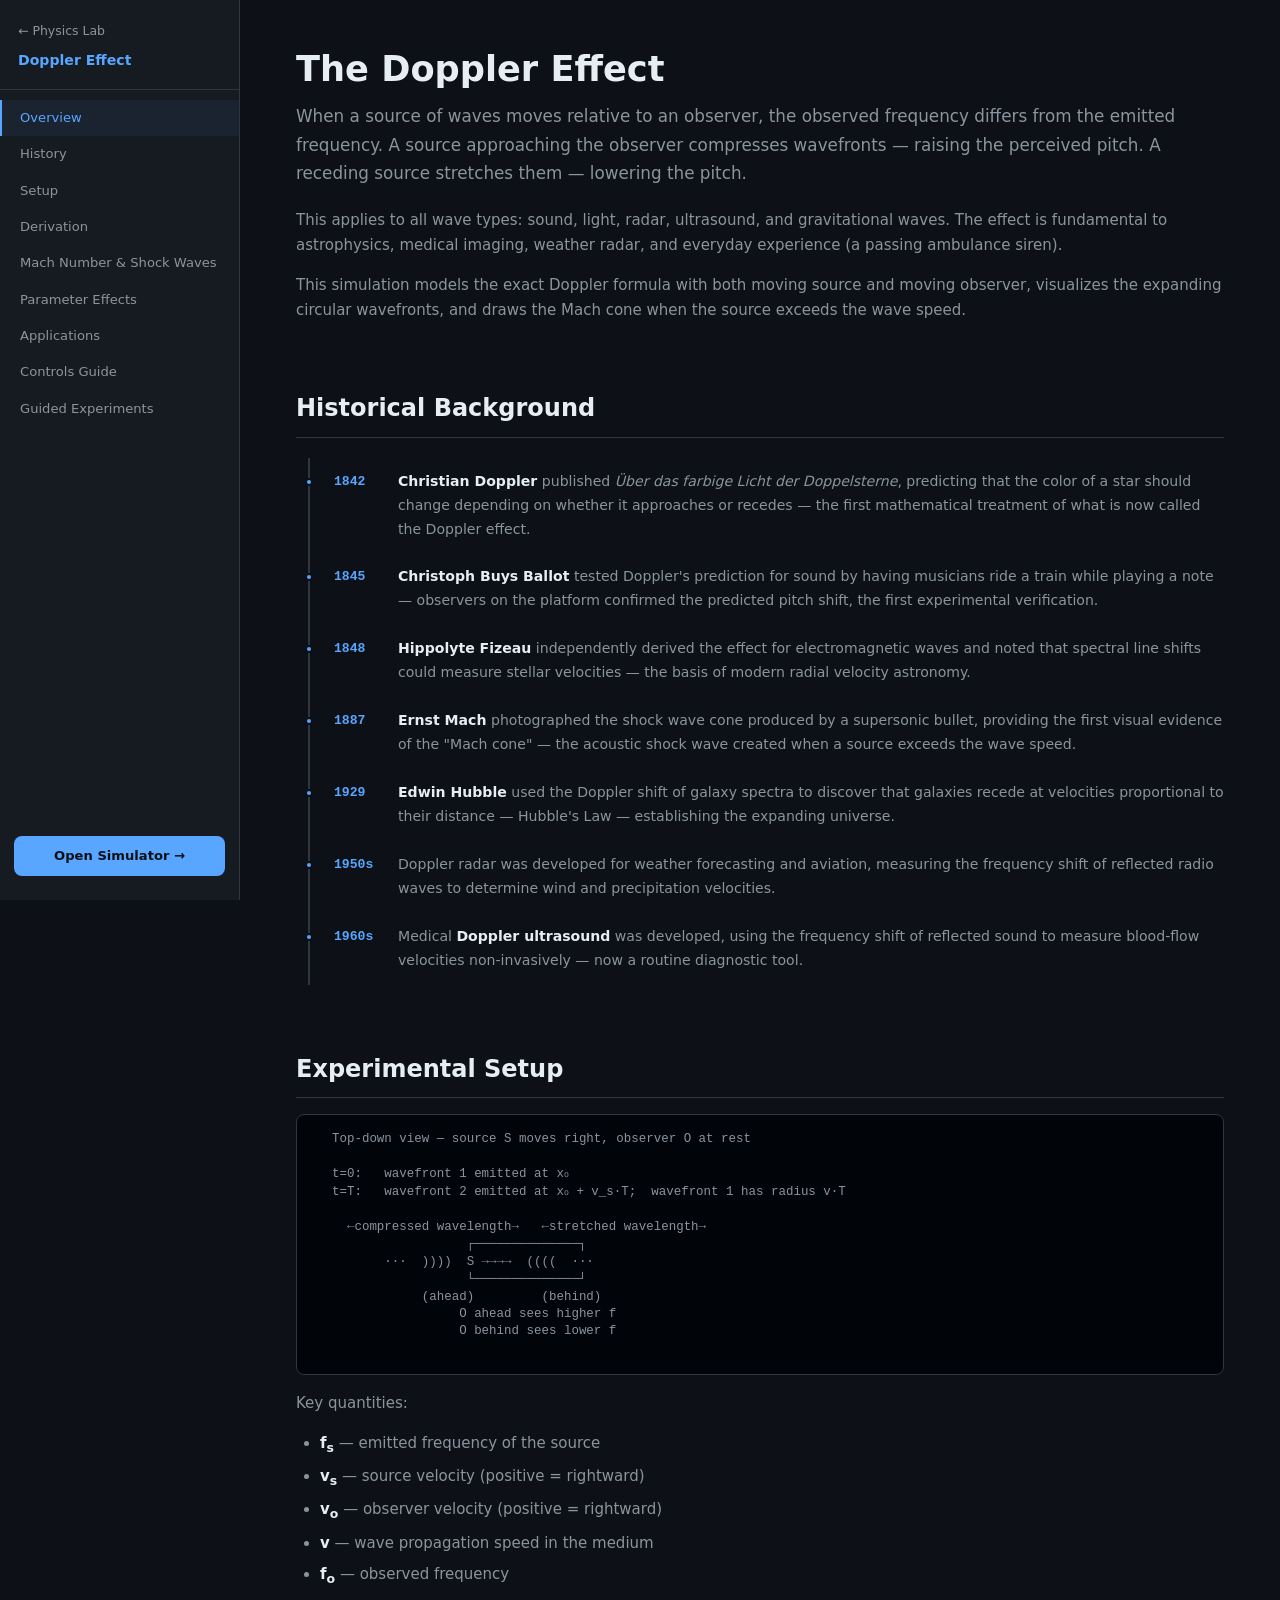
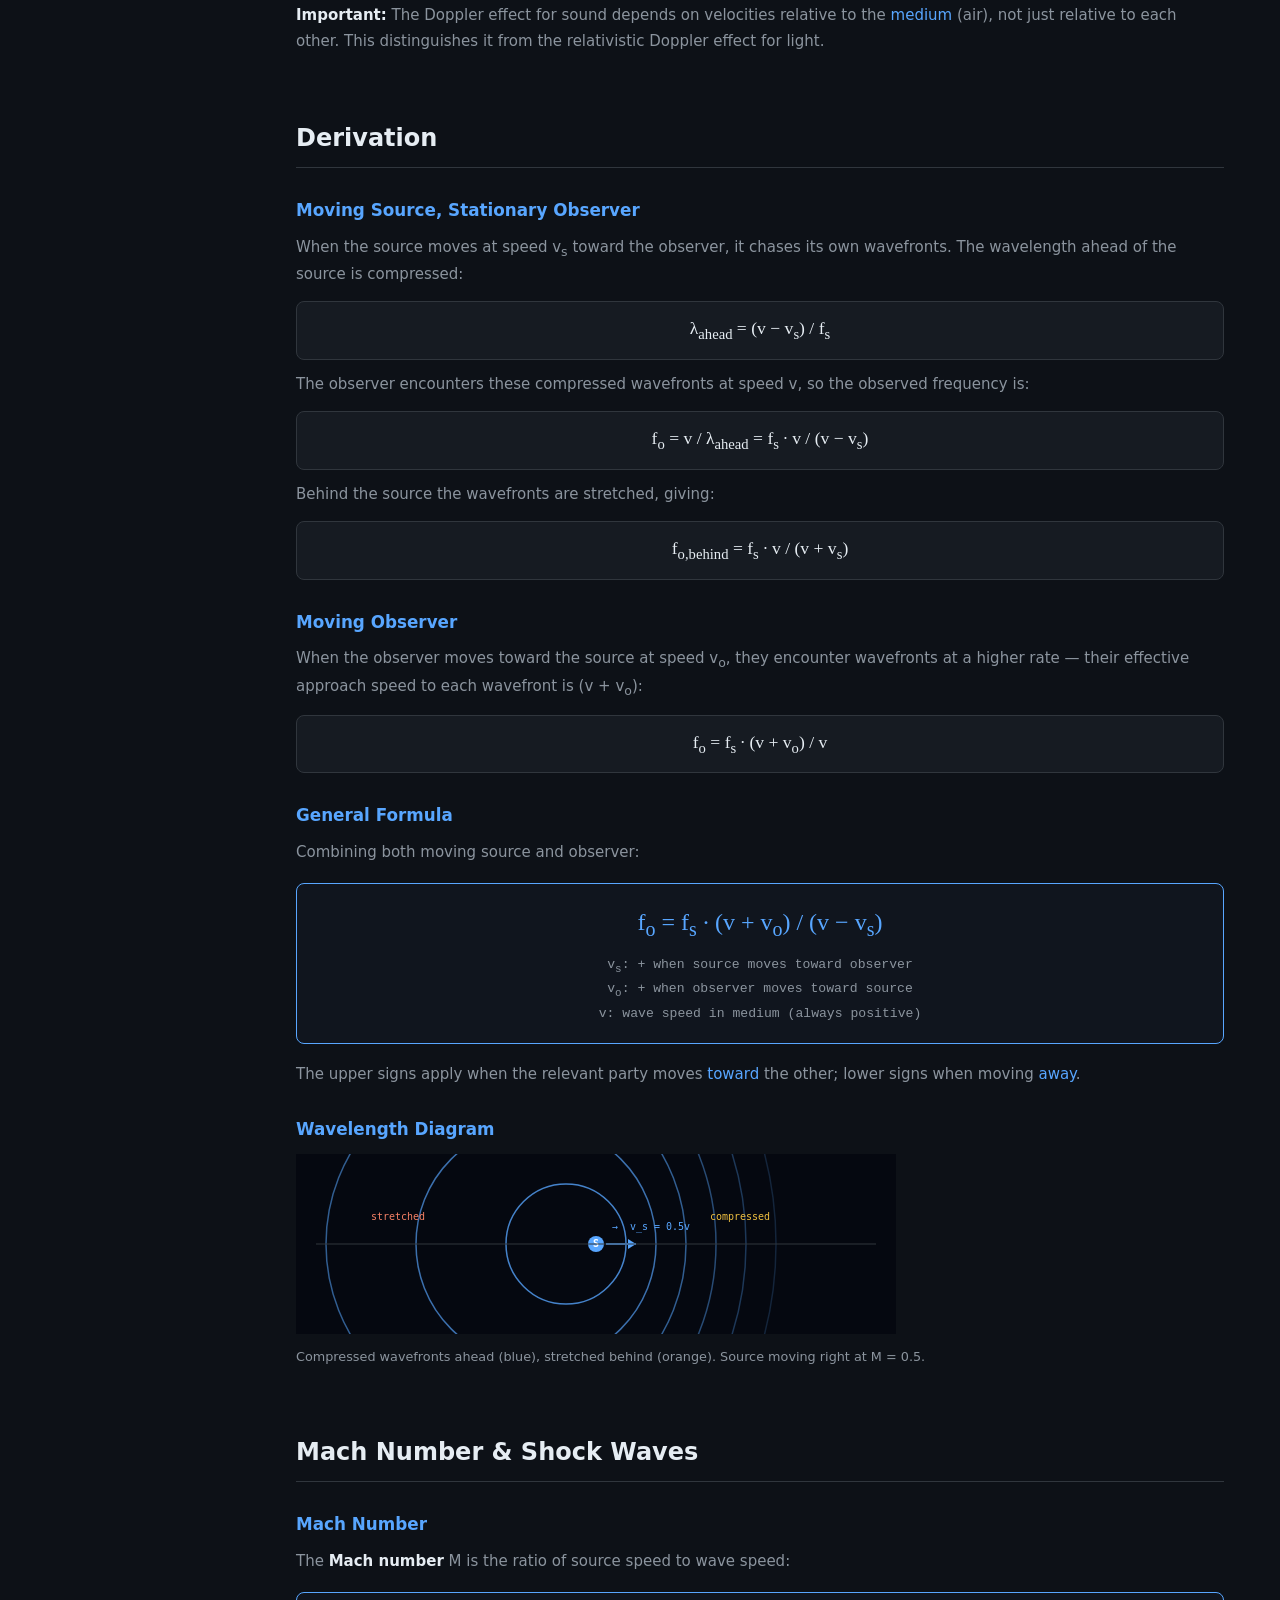
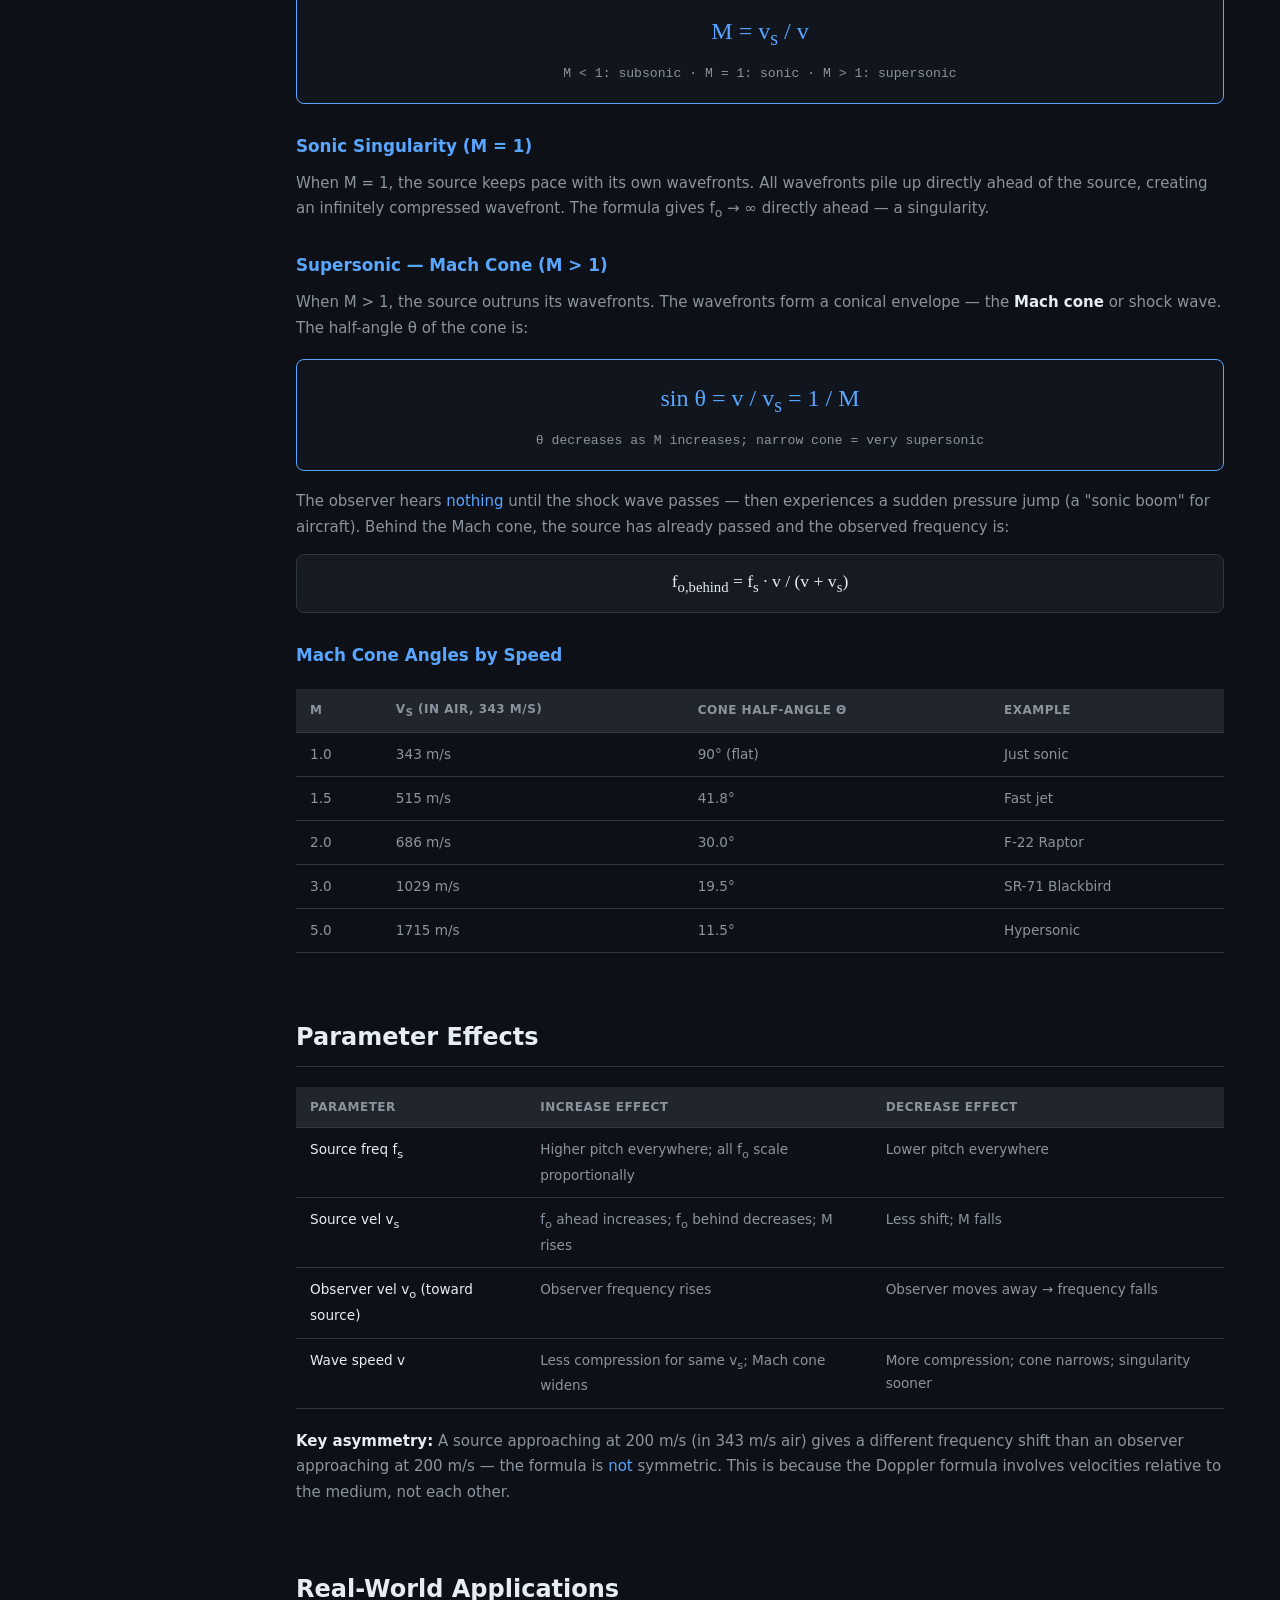
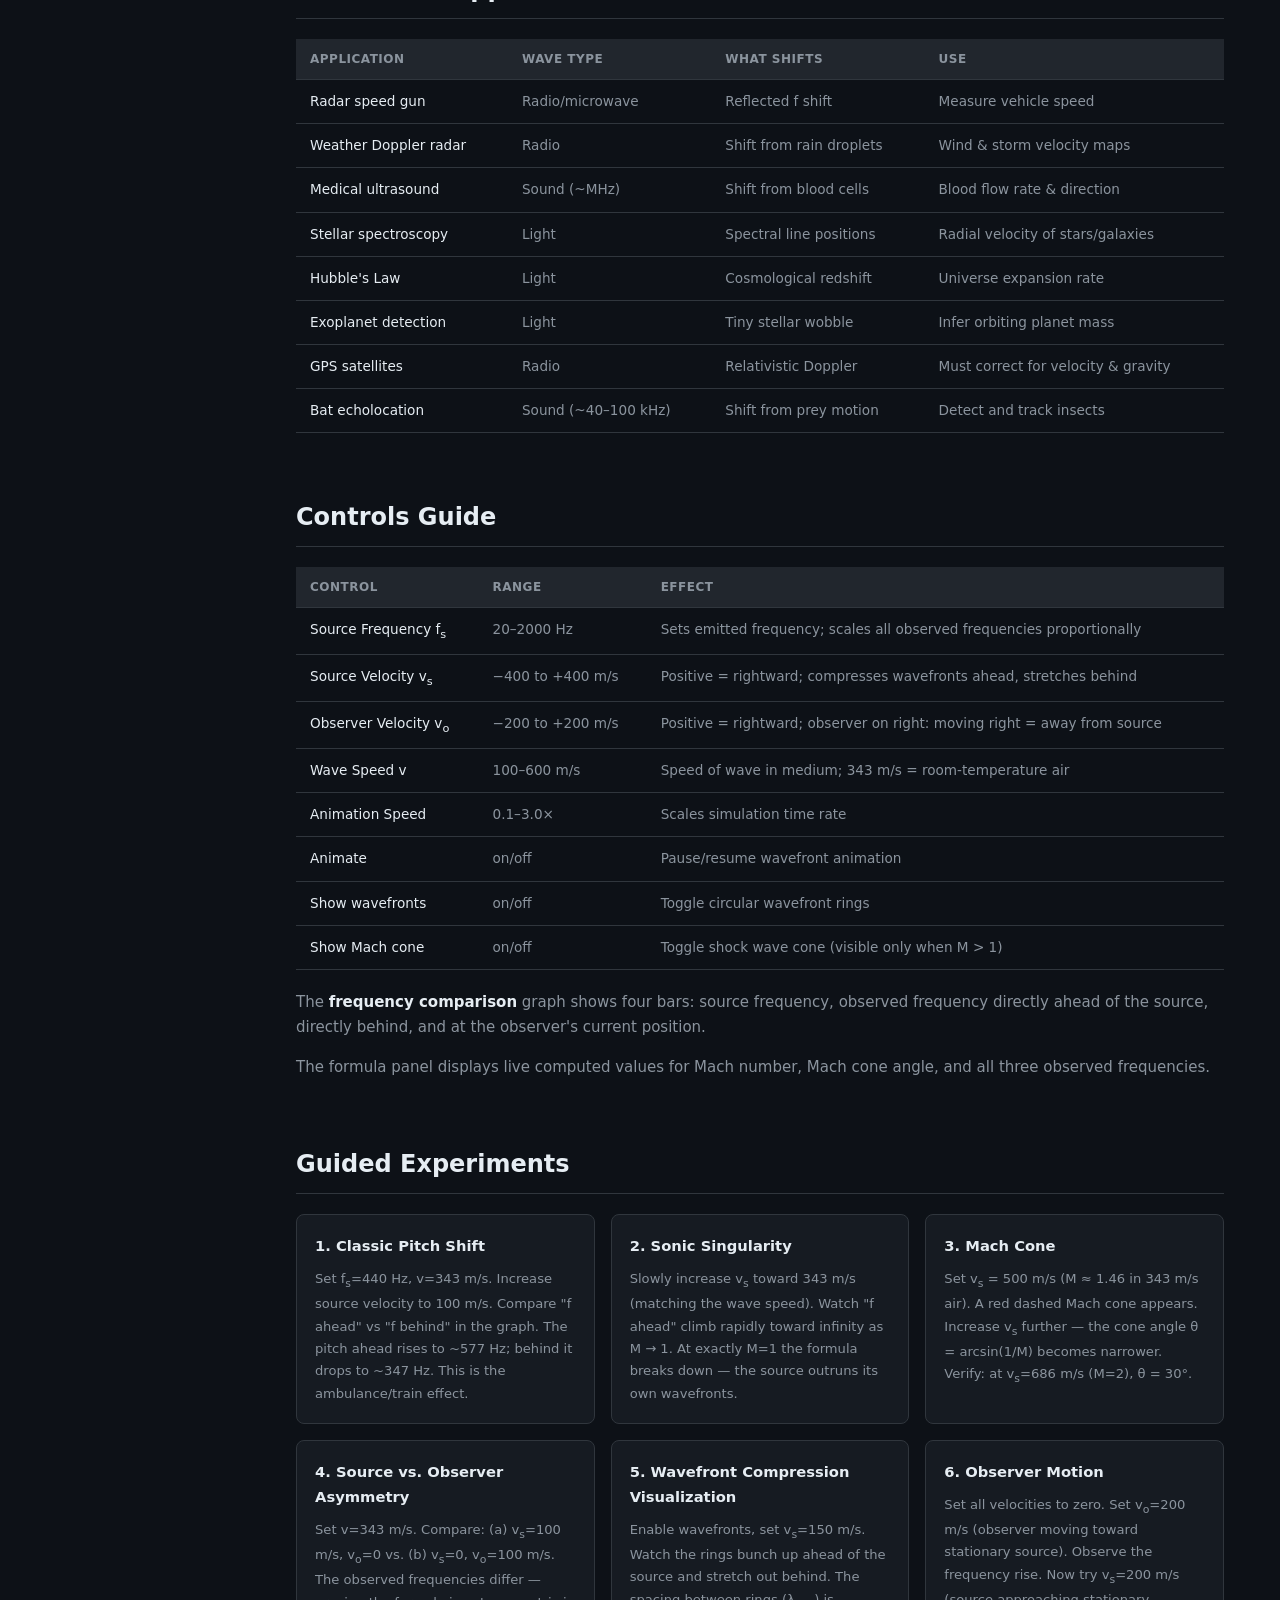
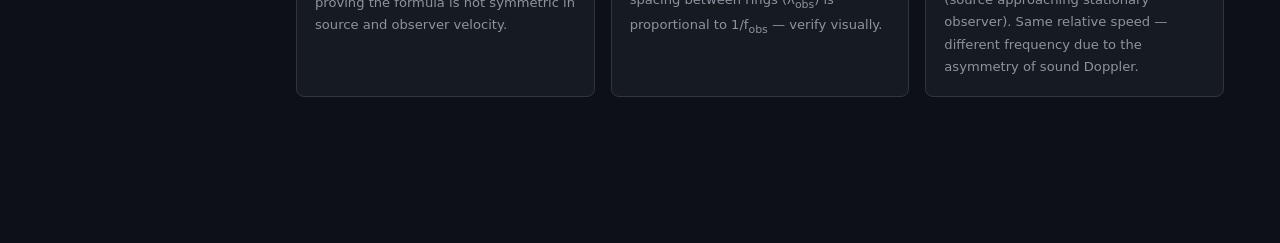
<file: doppler/docs.html>
<!DOCTYPE html>
<html lang="en">
<head>
  <meta charset="UTF-8" />
  <meta name="viewport" content="width=device-width, initial-scale=1.0" />
  <title>Doppler Effect — Docs</title>
  <link rel="stylesheet" href="docs.css" />
</head>
<body>
  <nav class="sidebar" id="sidebar">
    <div class="sidebar-header">
      <a href="../index.html" class="back-link">&larr; Physics Lab</a>
      <strong>Doppler Effect</strong>
    </div>
    <ul class="sidebar-nav">
      <li><a href="#overview"    class="nav-link active">Overview</a></li>
      <li><a href="#history"     class="nav-link">History</a></li>
      <li><a href="#setup"       class="nav-link">Setup</a></li>
      <li><a href="#derivation"  class="nav-link">Derivation</a></li>
      <li><a href="#mach"        class="nav-link">Mach Number &amp; Shock Waves</a></li>
      <li><a href="#parameters"  class="nav-link">Parameter Effects</a></li>
      <li><a href="#applications" class="nav-link">Applications</a></li>
      <li><a href="#controls"    class="nav-link">Controls Guide</a></li>
      <li><a href="#experiments" class="nav-link">Guided Experiments</a></li>
    </ul>
    <div class="sidebar-footer">
      <a href="index.html">Open Simulator &rarr;</a>
    </div>
  </nav>

  <main class="doc-main">
    <article>

      <section id="overview">
        <h1>The Doppler Effect</h1>
        <p class="lead">When a source of waves moves relative to an observer, the observed frequency differs from the emitted frequency. A source approaching the observer compresses wavefronts — raising the perceived pitch. A receding source stretches them — lowering the pitch.</p>
        <p>This applies to all wave types: sound, light, radar, ultrasound, and gravitational waves. The effect is fundamental to astrophysics, medical imaging, weather radar, and everyday experience (a passing ambulance siren).</p>
        <p>This simulation models the exact Doppler formula with both moving source and moving observer, visualizes the expanding circular wavefronts, and draws the Mach cone when the source exceeds the wave speed.</p>
      </section>

      <section id="history">
        <h2>Historical Background</h2>
        <div class="timeline">
          <div class="timeline-item">
            <span class="year">1842</span>
            <div><strong>Christian Doppler</strong> published <em>Über das farbige Licht der Doppelsterne</em>, predicting that the color of a star should change depending on whether it approaches or recedes — the first mathematical treatment of what is now called the Doppler effect.</div>
          </div>
          <div class="timeline-item">
            <span class="year">1845</span>
            <div><strong>Christoph Buys Ballot</strong> tested Doppler's prediction for sound by having musicians ride a train while playing a note — observers on the platform confirmed the predicted pitch shift, the first experimental verification.</div>
          </div>
          <div class="timeline-item">
            <span class="year">1848</span>
            <div><strong>Hippolyte Fizeau</strong> independently derived the effect for electromagnetic waves and noted that spectral line shifts could measure stellar velocities — the basis of modern radial velocity astronomy.</div>
          </div>
          <div class="timeline-item">
            <span class="year">1887</span>
            <div><strong>Ernst Mach</strong> photographed the shock wave cone produced by a supersonic bullet, providing the first visual evidence of the "Mach cone" — the acoustic shock wave created when a source exceeds the wave speed.</div>
          </div>
          <div class="timeline-item">
            <span class="year">1929</span>
            <div><strong>Edwin Hubble</strong> used the Doppler shift of galaxy spectra to discover that galaxies recede at velocities proportional to their distance — Hubble's Law — establishing the expanding universe.</div>
          </div>
          <div class="timeline-item">
            <span class="year">1950s</span>
            <div>Doppler radar was developed for weather forecasting and aviation, measuring the frequency shift of reflected radio waves to determine wind and precipitation velocities.</div>
          </div>
          <div class="timeline-item">
            <span class="year">1960s</span>
            <div>Medical <strong>Doppler ultrasound</strong> was developed, using the frequency shift of reflected sound to measure blood-flow velocities non-invasively — now a routine diagnostic tool.</div>
          </div>
        </div>
      </section>

      <section id="setup">
        <h2>Experimental Setup</h2>
        <pre class="ascii-art">
  Top-down view — source S moves right, observer O at rest

  t=0:   wavefront 1 emitted at x₀
  t=T:   wavefront 2 emitted at x₀ + v_s·T;  wavefront 1 has radius v·T

    ←compressed wavelength→   ←stretched wavelength→
                    ┌──────────────┐
         ···  ))))  S →→→→  ((((  ···
                    └──────────────┘
              (ahead)         (behind)
                   O ahead sees higher f
                   O behind sees lower f
        </pre>
        <p>Key quantities:</p>
        <ul>
          <li><strong>f<sub>s</sub></strong> — emitted frequency of the source</li>
          <li><strong>v<sub>s</sub></strong> — source velocity (positive = rightward)</li>
          <li><strong>v<sub>o</sub></strong> — observer velocity (positive = rightward)</li>
          <li><strong>v</strong> — wave propagation speed in the medium</li>
          <li><strong>f<sub>o</sub></strong> — observed frequency</li>
        </ul>
        <p><strong>Important:</strong> The Doppler effect for sound depends on velocities relative to the <em>medium</em> (air), not just relative to each other. This distinguishes it from the relativistic Doppler effect for light.</p>
      </section>

      <section id="derivation">
        <h2>Derivation</h2>
        <h3>Moving Source, Stationary Observer</h3>
        <p>When the source moves at speed v<sub>s</sub> toward the observer, it chases its own wavefronts. The wavelength ahead of the source is compressed:</p>
        <div class="formula-display">λ<sub>ahead</sub> = (v − v<sub>s</sub>) / f<sub>s</sub></div>
        <p>The observer encounters these compressed wavefronts at speed v, so the observed frequency is:</p>
        <div class="formula-display">f<sub>o</sub> = v / λ<sub>ahead</sub> = f<sub>s</sub> · v / (v − v<sub>s</sub>)</div>
        <p>Behind the source the wavefronts are stretched, giving:</p>
        <div class="formula-display">f<sub>o,behind</sub> = f<sub>s</sub> · v / (v + v<sub>s</sub>)</div>

        <h3>Moving Observer</h3>
        <p>When the observer moves toward the source at speed v<sub>o</sub>, they encounter wavefronts at a higher rate — their effective approach speed to each wavefront is (v + v<sub>o</sub>):</p>
        <div class="formula-display">f<sub>o</sub> = f<sub>s</sub> · (v + v<sub>o</sub>) / v</div>

        <h3>General Formula</h3>
        <p>Combining both moving source and observer:</p>
        <div class="formula-card">
          <div class="formula-main">f<sub>o</sub> = f<sub>s</sub> · (v + v<sub>o</sub>) / (v − v<sub>s</sub>)</div>
          <div class="formula-sub">
            v<sub>s</sub>: + when source moves toward observer<br>
            v<sub>o</sub>: + when observer moves toward source<br>
            v: wave speed in medium (always positive)
          </div>
        </div>
        <p>The upper signs apply when the relevant party moves <em>toward</em> the other; lower signs when moving <em>away</em>.</p>

        <h3>Wavelength Diagram</h3>
        <canvas id="doppler-canvas" width="600" height="180"></canvas>
        <p style="font-size:0.8rem;color:var(--text-dim);margin-top:4px">Compressed wavefronts ahead (blue), stretched behind (orange). Source moving right at M = 0.5.</p>
      </section>

      <section id="mach">
        <h2>Mach Number &amp; Shock Waves</h2>
        <h3>Mach Number</h3>
        <p>The <strong>Mach number</strong> M is the ratio of source speed to wave speed:</p>
        <div class="formula-card">
          <div class="formula-main">M = v<sub>s</sub> / v</div>
          <div class="formula-sub">M &lt; 1: subsonic · M = 1: sonic · M &gt; 1: supersonic</div>
        </div>

        <h3>Sonic Singularity (M = 1)</h3>
        <p>When M = 1, the source keeps pace with its own wavefronts. All wavefronts pile up directly ahead of the source, creating an infinitely compressed wavefront. The formula gives f<sub>o</sub> → ∞ directly ahead — a singularity.</p>

        <h3>Supersonic — Mach Cone (M &gt; 1)</h3>
        <p>When M &gt; 1, the source outruns its wavefronts. The wavefronts form a conical envelope — the <strong>Mach cone</strong> or shock wave. The half-angle θ of the cone is:</p>
        <div class="formula-card">
          <div class="formula-main">sin θ = v / v<sub>s</sub> = 1 / M</div>
          <div class="formula-sub">θ decreases as M increases; narrow cone = very supersonic</div>
        </div>
        <p>The observer hears <em>nothing</em> until the shock wave passes — then experiences a sudden pressure jump (a "sonic boom" for aircraft). Behind the Mach cone, the source has already passed and the observed frequency is:</p>
        <div class="formula-display">f<sub>o,behind</sub> = f<sub>s</sub> · v / (v + v<sub>s</sub>)</div>

        <h3>Mach Cone Angles by Speed</h3>
        <table class="params-table">
          <thead><tr><th>M</th><th>v<sub>s</sub> (in air, 343 m/s)</th><th>Cone half-angle θ</th><th>Example</th></tr></thead>
          <tbody>
            <tr><td>1.0</td><td>343 m/s</td><td>90° (flat)</td><td>Just sonic</td></tr>
            <tr><td>1.5</td><td>515 m/s</td><td>41.8°</td><td>Fast jet</td></tr>
            <tr><td>2.0</td><td>686 m/s</td><td>30.0°</td><td>F-22 Raptor</td></tr>
            <tr><td>3.0</td><td>1029 m/s</td><td>19.5°</td><td>SR-71 Blackbird</td></tr>
            <tr><td>5.0</td><td>1715 m/s</td><td>11.5°</td><td>Hypersonic</td></tr>
          </tbody>
        </table>
      </section>

      <section id="parameters">
        <h2>Parameter Effects</h2>
        <table class="effects-table">
          <thead><tr><th>Parameter</th><th>Increase Effect</th><th>Decrease Effect</th></tr></thead>
          <tbody>
            <tr><td>Source freq f<sub>s</sub></td><td>Higher pitch everywhere; all f<sub>o</sub> scale proportionally</td><td>Lower pitch everywhere</td></tr>
            <tr><td>Source vel v<sub>s</sub></td><td>f<sub>o</sub> ahead increases; f<sub>o</sub> behind decreases; M rises</td><td>Less shift; M falls</td></tr>
            <tr><td>Observer vel v<sub>o</sub> (toward source)</td><td>Observer frequency rises</td><td>Observer moves away → frequency falls</td></tr>
            <tr><td>Wave speed v</td><td>Less compression for same v<sub>s</sub>; Mach cone widens</td><td>More compression; cone narrows; singularity sooner</td></tr>
          </tbody>
        </table>
        <p><strong>Key asymmetry:</strong> A source approaching at 200 m/s (in 343 m/s air) gives a different frequency shift than an observer approaching at 200 m/s — the formula is <em>not</em> symmetric. This is because the Doppler formula involves velocities relative to the medium, not each other.</p>
      </section>

      <section id="applications">
        <h2>Real-World Applications</h2>
        <table class="effects-table">
          <thead><tr><th>Application</th><th>Wave type</th><th>What shifts</th><th>Use</th></tr></thead>
          <tbody>
            <tr><td>Radar speed gun</td><td>Radio/microwave</td><td>Reflected f shift</td><td>Measure vehicle speed</td></tr>
            <tr><td>Weather Doppler radar</td><td>Radio</td><td>Shift from rain droplets</td><td>Wind &amp; storm velocity maps</td></tr>
            <tr><td>Medical ultrasound</td><td>Sound (~MHz)</td><td>Shift from blood cells</td><td>Blood flow rate &amp; direction</td></tr>
            <tr><td>Stellar spectroscopy</td><td>Light</td><td>Spectral line positions</td><td>Radial velocity of stars/galaxies</td></tr>
            <tr><td>Hubble's Law</td><td>Light</td><td>Cosmological redshift</td><td>Universe expansion rate</td></tr>
            <tr><td>Exoplanet detection</td><td>Light</td><td>Tiny stellar wobble</td><td>Infer orbiting planet mass</td></tr>
            <tr><td>GPS satellites</td><td>Radio</td><td>Relativistic Doppler</td><td>Must correct for velocity &amp; gravity</td></tr>
            <tr><td>Bat echolocation</td><td>Sound (~40–100 kHz)</td><td>Shift from prey motion</td><td>Detect and track insects</td></tr>
          </tbody>
        </table>
      </section>

      <section id="controls">
        <h2>Controls Guide</h2>
        <table class="controls-table">
          <thead><tr><th>Control</th><th>Range</th><th>Effect</th></tr></thead>
          <tbody>
            <tr><td>Source Frequency f<sub>s</sub></td><td>20–2000 Hz</td><td>Sets emitted frequency; scales all observed frequencies proportionally</td></tr>
            <tr><td>Source Velocity v<sub>s</sub></td><td>−400 to +400 m/s</td><td>Positive = rightward; compresses wavefronts ahead, stretches behind</td></tr>
            <tr><td>Observer Velocity v<sub>o</sub></td><td>−200 to +200 m/s</td><td>Positive = rightward; observer on right: moving right = away from source</td></tr>
            <tr><td>Wave Speed v</td><td>100–600 m/s</td><td>Speed of wave in medium; 343 m/s = room-temperature air</td></tr>
            <tr><td>Animation Speed</td><td>0.1–3.0×</td><td>Scales simulation time rate</td></tr>
            <tr><td>Animate</td><td>on/off</td><td>Pause/resume wavefront animation</td></tr>
            <tr><td>Show wavefronts</td><td>on/off</td><td>Toggle circular wavefront rings</td></tr>
            <tr><td>Show Mach cone</td><td>on/off</td><td>Toggle shock wave cone (visible only when M &gt; 1)</td></tr>
          </tbody>
        </table>
        <p>The <strong>frequency comparison</strong> graph shows four bars: source frequency, observed frequency directly ahead of the source, directly behind, and at the observer's current position.</p>
        <p>The formula panel displays live computed values for Mach number, Mach cone angle, and all three observed frequencies.</p>
      </section>

      <section id="experiments">
        <h2>Guided Experiments</h2>
        <div class="experiment-cards">
          <div class="exp-card">
            <h3>1. Classic Pitch Shift</h3>
            <p>Set f<sub>s</sub>=440 Hz, v=343 m/s. Increase source velocity to 100 m/s. Compare "f ahead" vs "f behind" in the graph. The pitch ahead rises to ~577 Hz; behind it drops to ~347 Hz. This is the ambulance/train effect.</p>
          </div>
          <div class="exp-card">
            <h3>2. Sonic Singularity</h3>
            <p>Slowly increase v<sub>s</sub> toward 343 m/s (matching the wave speed). Watch "f ahead" climb rapidly toward infinity as M → 1. At exactly M=1 the formula breaks down — the source outruns its own wavefronts.</p>
          </div>
          <div class="exp-card">
            <h3>3. Mach Cone</h3>
            <p>Set v<sub>s</sub> = 500 m/s (M ≈ 1.46 in 343 m/s air). A red dashed Mach cone appears. Increase v<sub>s</sub> further — the cone angle θ = arcsin(1/M) becomes narrower. Verify: at v<sub>s</sub>=686 m/s (M=2), θ = 30°.</p>
          </div>
          <div class="exp-card">
            <h3>4. Source vs. Observer Asymmetry</h3>
            <p>Set v=343 m/s. Compare: (a) v<sub>s</sub>=100 m/s, v<sub>o</sub>=0 vs. (b) v<sub>s</sub>=0, v<sub>o</sub>=100 m/s. The observed frequencies differ — proving the formula is not symmetric in source and observer velocity.</p>
          </div>
          <div class="exp-card">
            <h3>5. Wavefront Compression Visualization</h3>
            <p>Enable wavefronts, set v<sub>s</sub>=150 m/s. Watch the rings bunch up ahead of the source and stretch out behind. The spacing between rings (λ<sub>obs</sub>) is proportional to 1/f<sub>obs</sub> — verify visually.</p>
          </div>
          <div class="exp-card">
            <h3>6. Observer Motion</h3>
            <p>Set all velocities to zero. Set v<sub>o</sub>=200 m/s (observer moving toward stationary source). Observe the frequency rise. Now try v<sub>s</sub>=200 m/s (source approaching stationary observer). Same relative speed — different frequency due to the asymmetry of sound Doppler.</p>
          </div>
        </div>
      </section>

    </article>
  </main>

  <script>
    // Sidebar active-section highlighting
    const navLinks = document.querySelectorAll('.nav-link');
    const sections = document.querySelectorAll('section[id]');
    const observer = new IntersectionObserver(entries => {
      entries.forEach(e => {
        if (e.isIntersecting) {
          navLinks.forEach(l => l.classList.remove('active'));
          const a = document.querySelector(`.nav-link[href="#${e.target.id}"]`);
          if (a) a.classList.add('active');
        }
      });
    }, { rootMargin: '-20% 0px -70% 0px' });
    sections.forEach(s => observer.observe(s));

    // Doppler wavefront diagram
    (function() {
      const canvas = document.getElementById('doppler-canvas');
      const ctx    = canvas.getContext('2d');
      const W = canvas.width, H = canvas.height;
      ctx.fillStyle = '#050810'; ctx.fillRect(0, 0, W, H);

      // Draw wavefronts for source moving right at M=0.5
      const M       = 0.5;
      const nRings  = 6;
      const cy      = H / 2;
      // Source position at time of last emission; each older ring was emitted
      // one period earlier, so the source was further left.
      // Let scale: 1 "unit" = 60px; ring at age k·T has radius k·60px
      const pxPerUnit = 60;
      const sourceX   = W / 2;

      for (let k = 1; k <= nRings; k++) {
        const age    = k;               // k periods old
        const radius = age * pxPerUnit; // ring radius
        // Source was at position sourceX - k * M * pxPerUnit when emitted
        const emitX  = sourceX - k * M * pxPerUnit;
        const alpha  = 0.9 - k * 0.12;

        ctx.beginPath(); ctx.arc(emitX, cy, radius, 0, 2 * Math.PI);
        ctx.strokeStyle = `rgba(88,166,255,${Math.max(0, alpha).toFixed(2)})`;
        ctx.lineWidth = 1.5;
        ctx.stroke();
      }

      // Draw source
      ctx.beginPath(); ctx.arc(sourceX, cy, 8, 0, 2 * Math.PI);
      ctx.fillStyle = '#58a6ff'; ctx.fill();
      ctx.fillStyle = '#fff'; ctx.font = 'bold 10px monospace'; ctx.textAlign = 'center';
      ctx.fillText('S', sourceX, cy + 3);

      // Arrow
      ctx.strokeStyle = '#58a6ff'; ctx.lineWidth = 2;
      ctx.beginPath(); ctx.moveTo(sourceX + 10, cy); ctx.lineTo(sourceX + 40, cy); ctx.stroke();
      ctx.beginPath();
      ctx.moveTo(sourceX + 40, cy);
      ctx.lineTo(sourceX + 32, cy - 5); ctx.lineTo(sourceX + 32, cy + 5);
      ctx.closePath(); ctx.fillStyle = '#58a6ff'; ctx.fill();

      // Labels
      ctx.fillStyle = '#58a6ff'; ctx.font = '10px monospace'; ctx.textAlign = 'center';
      ctx.fillText('→  v_s = 0.5v', sourceX + 55, cy - 14);

      ctx.fillStyle = '#f0c040';
      ctx.fillText('compressed', sourceX + nRings * 0.4 * pxPerUnit, cy - 24);
      ctx.fillStyle = '#f78166';
      ctx.fillText('stretched', sourceX - nRings * 0.55 * pxPerUnit, cy - 24);

      // Axes
      ctx.strokeStyle = '#30363d'; ctx.lineWidth = 1;
      ctx.beginPath(); ctx.moveTo(20, cy); ctx.lineTo(W - 20, cy); ctx.stroke();
    })();
  </script>
</body>
</html>
</file>
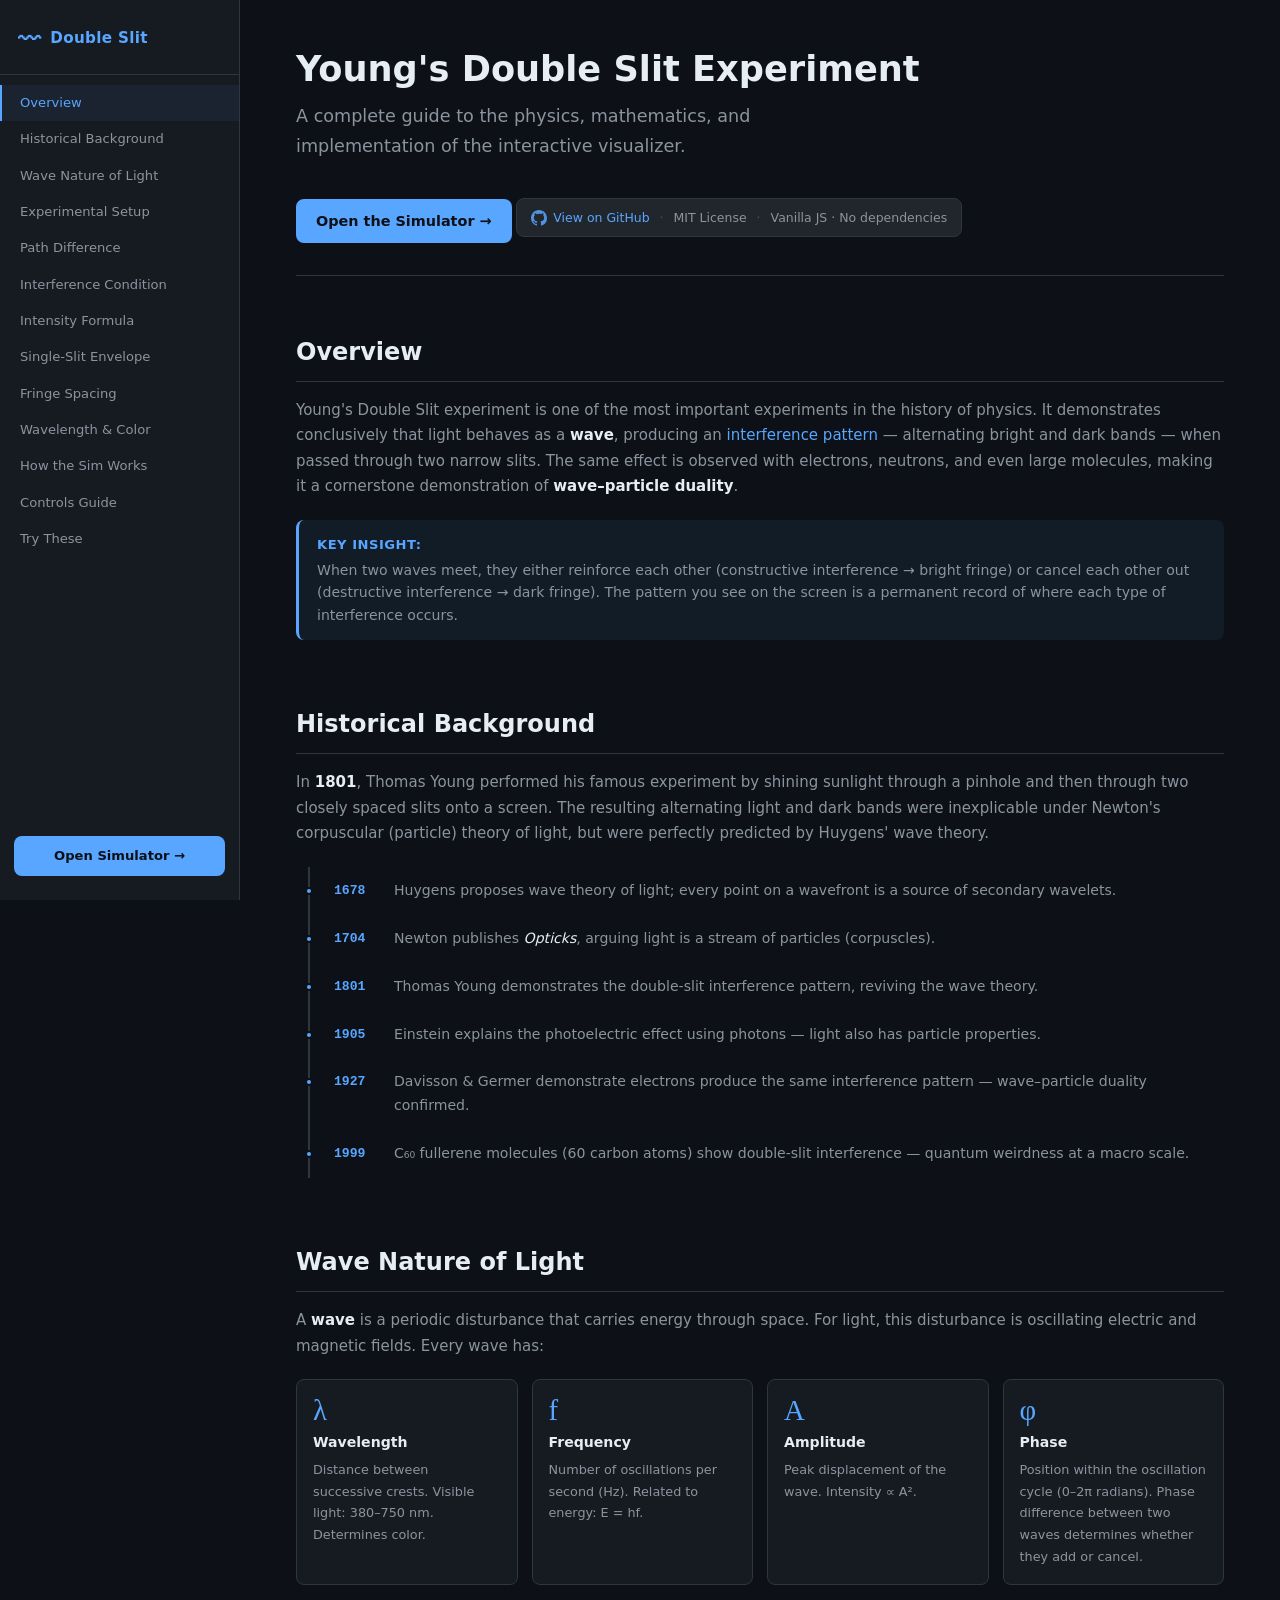
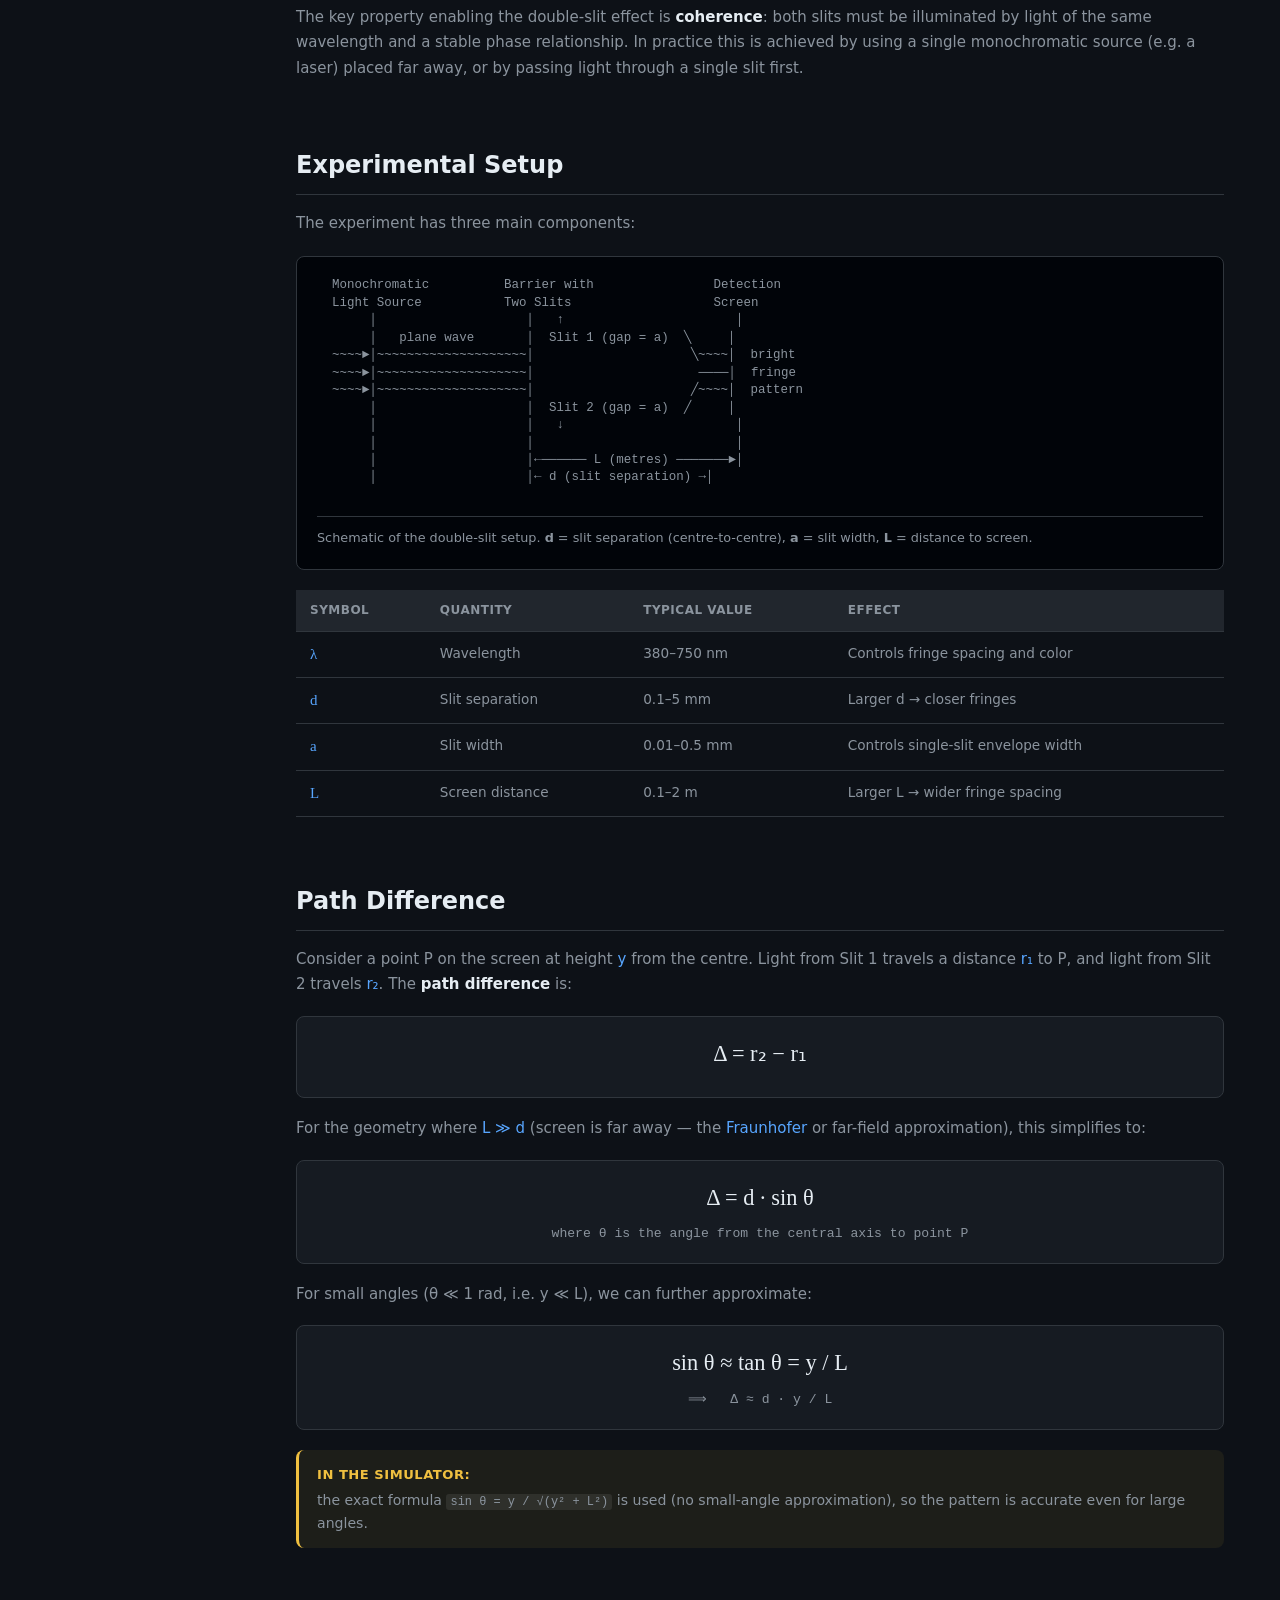
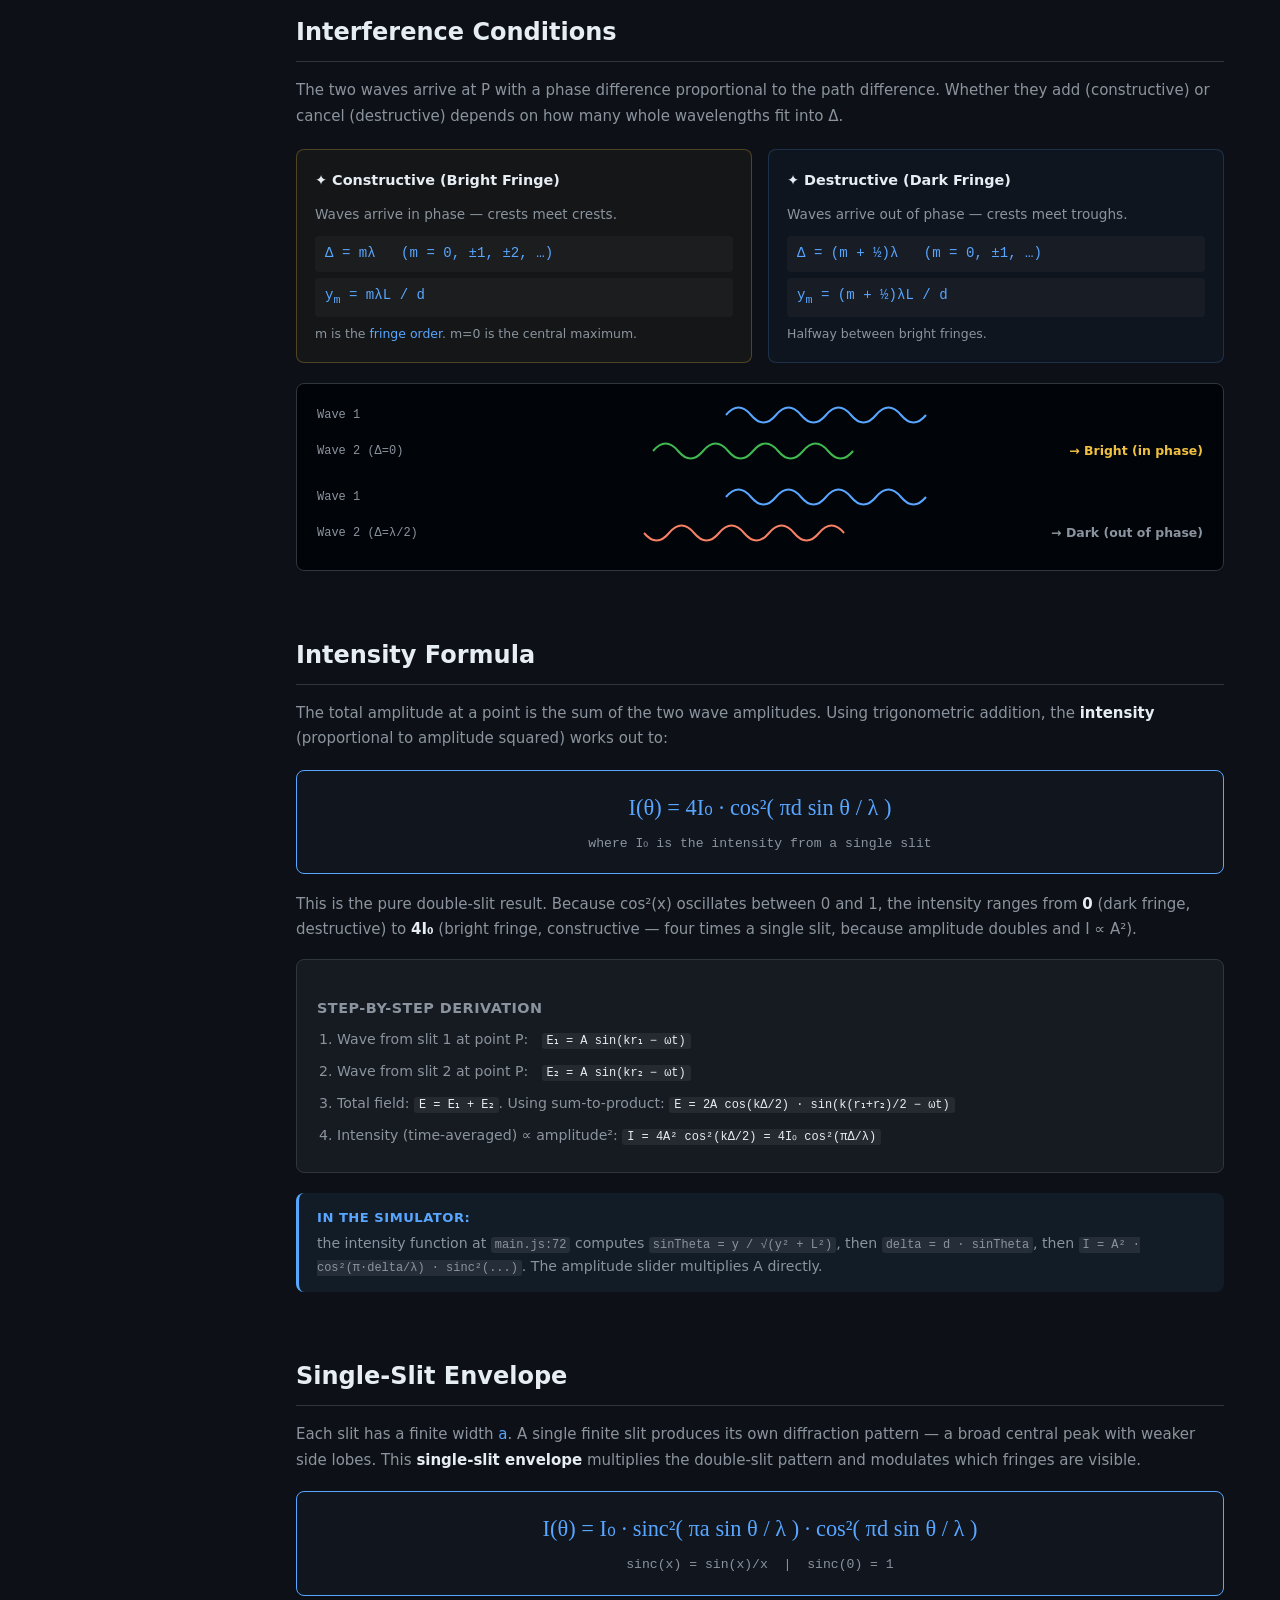
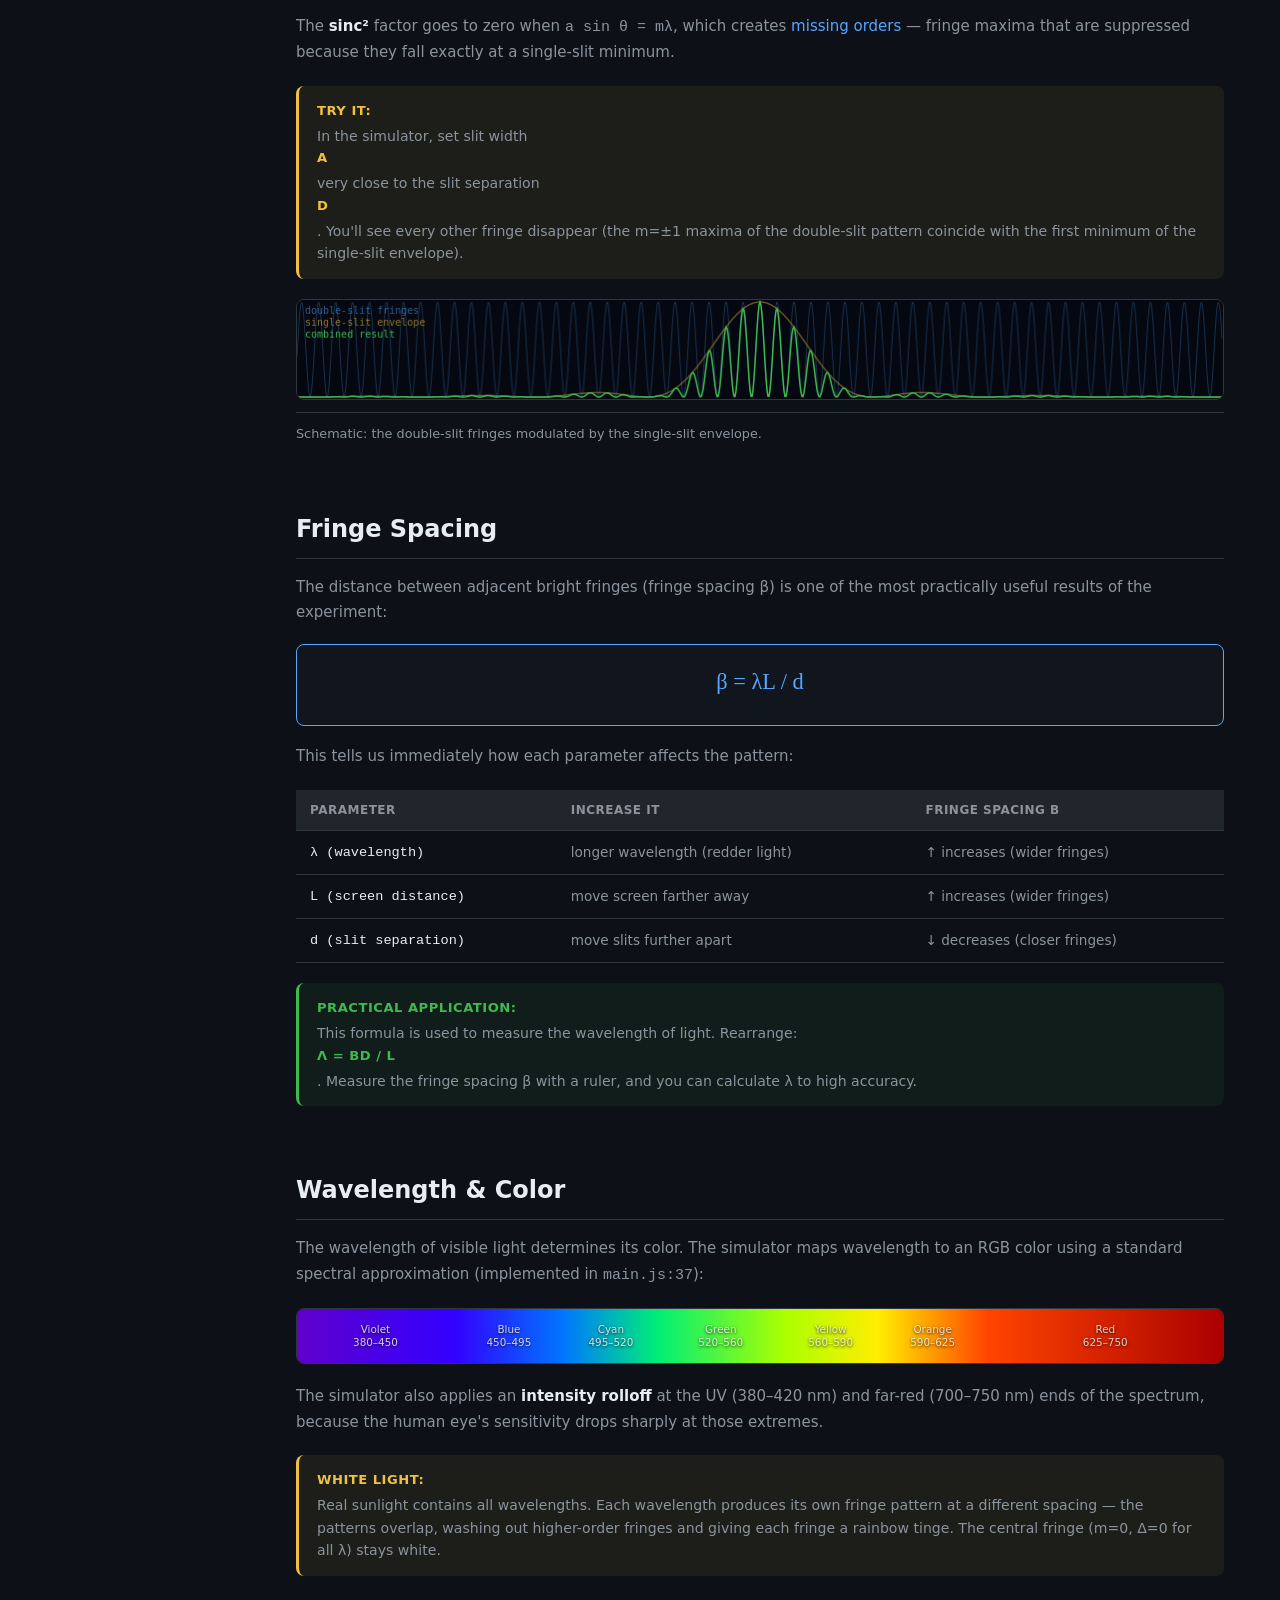
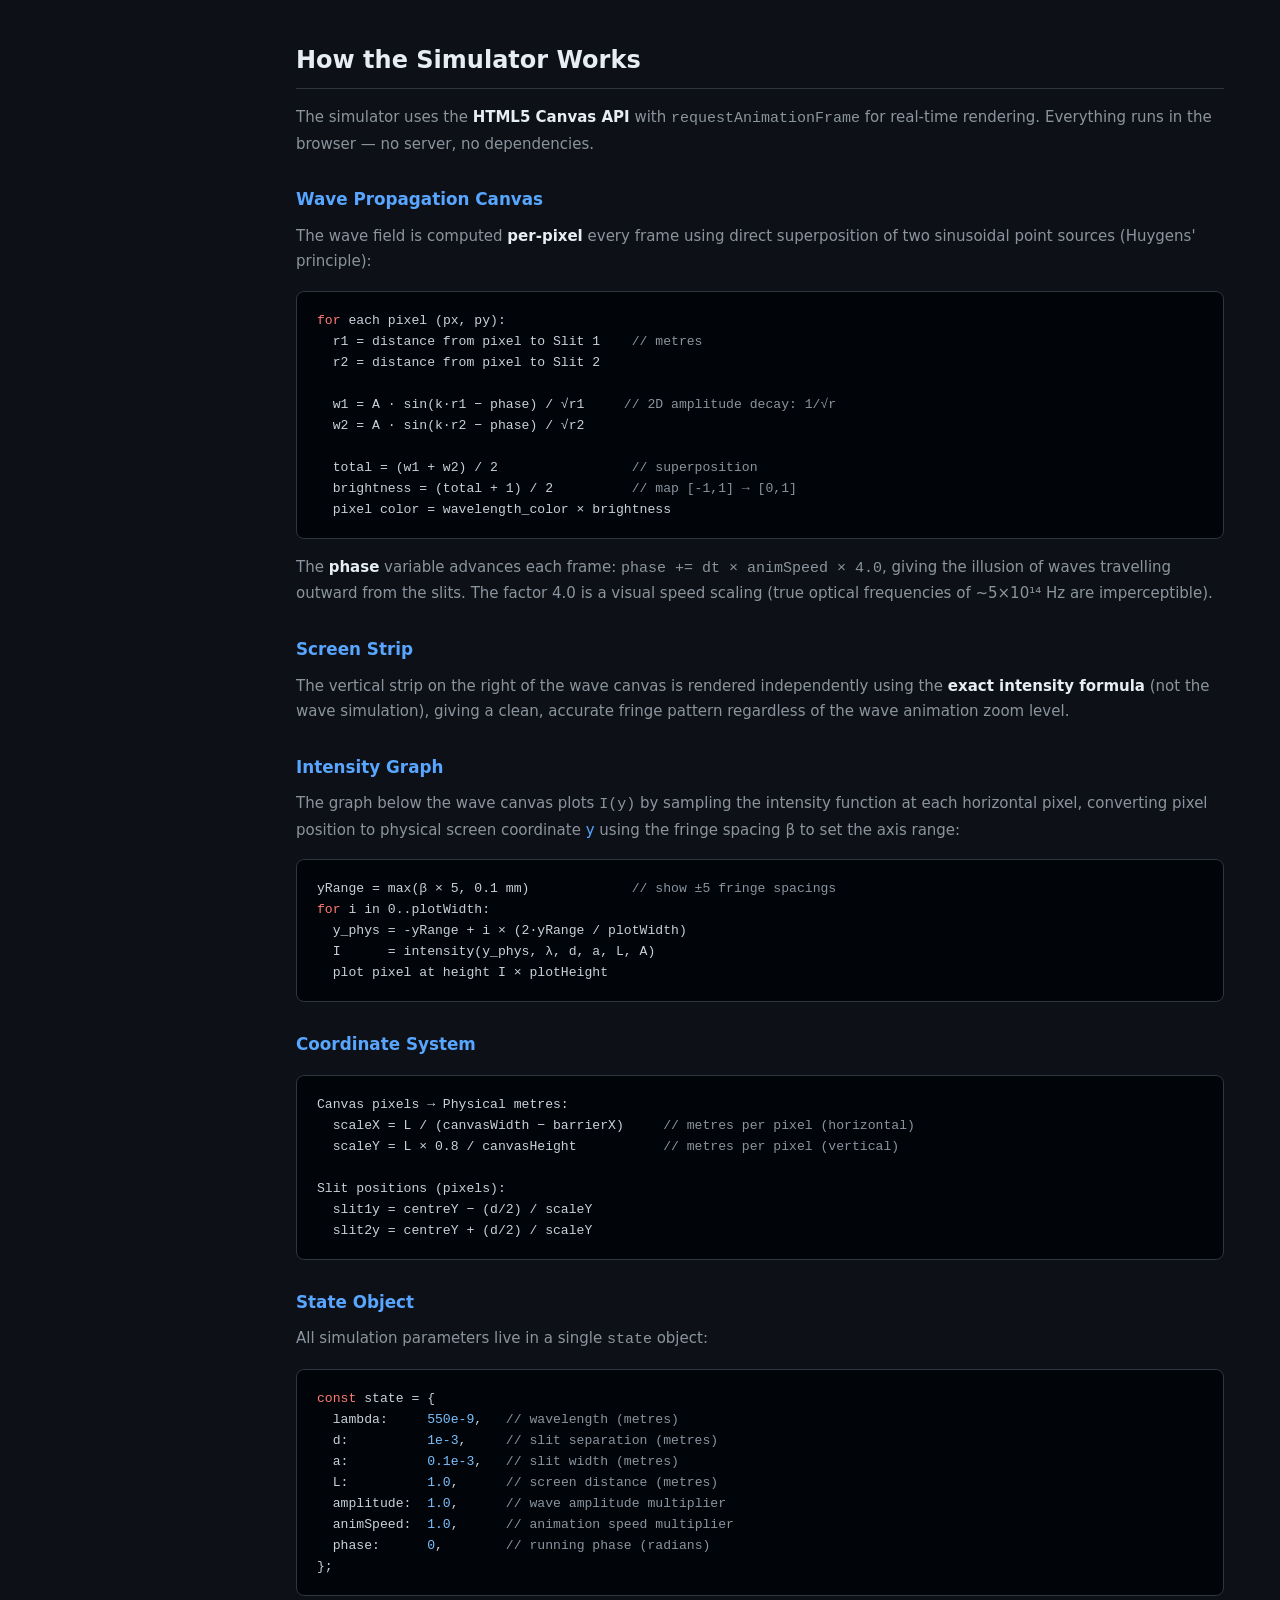
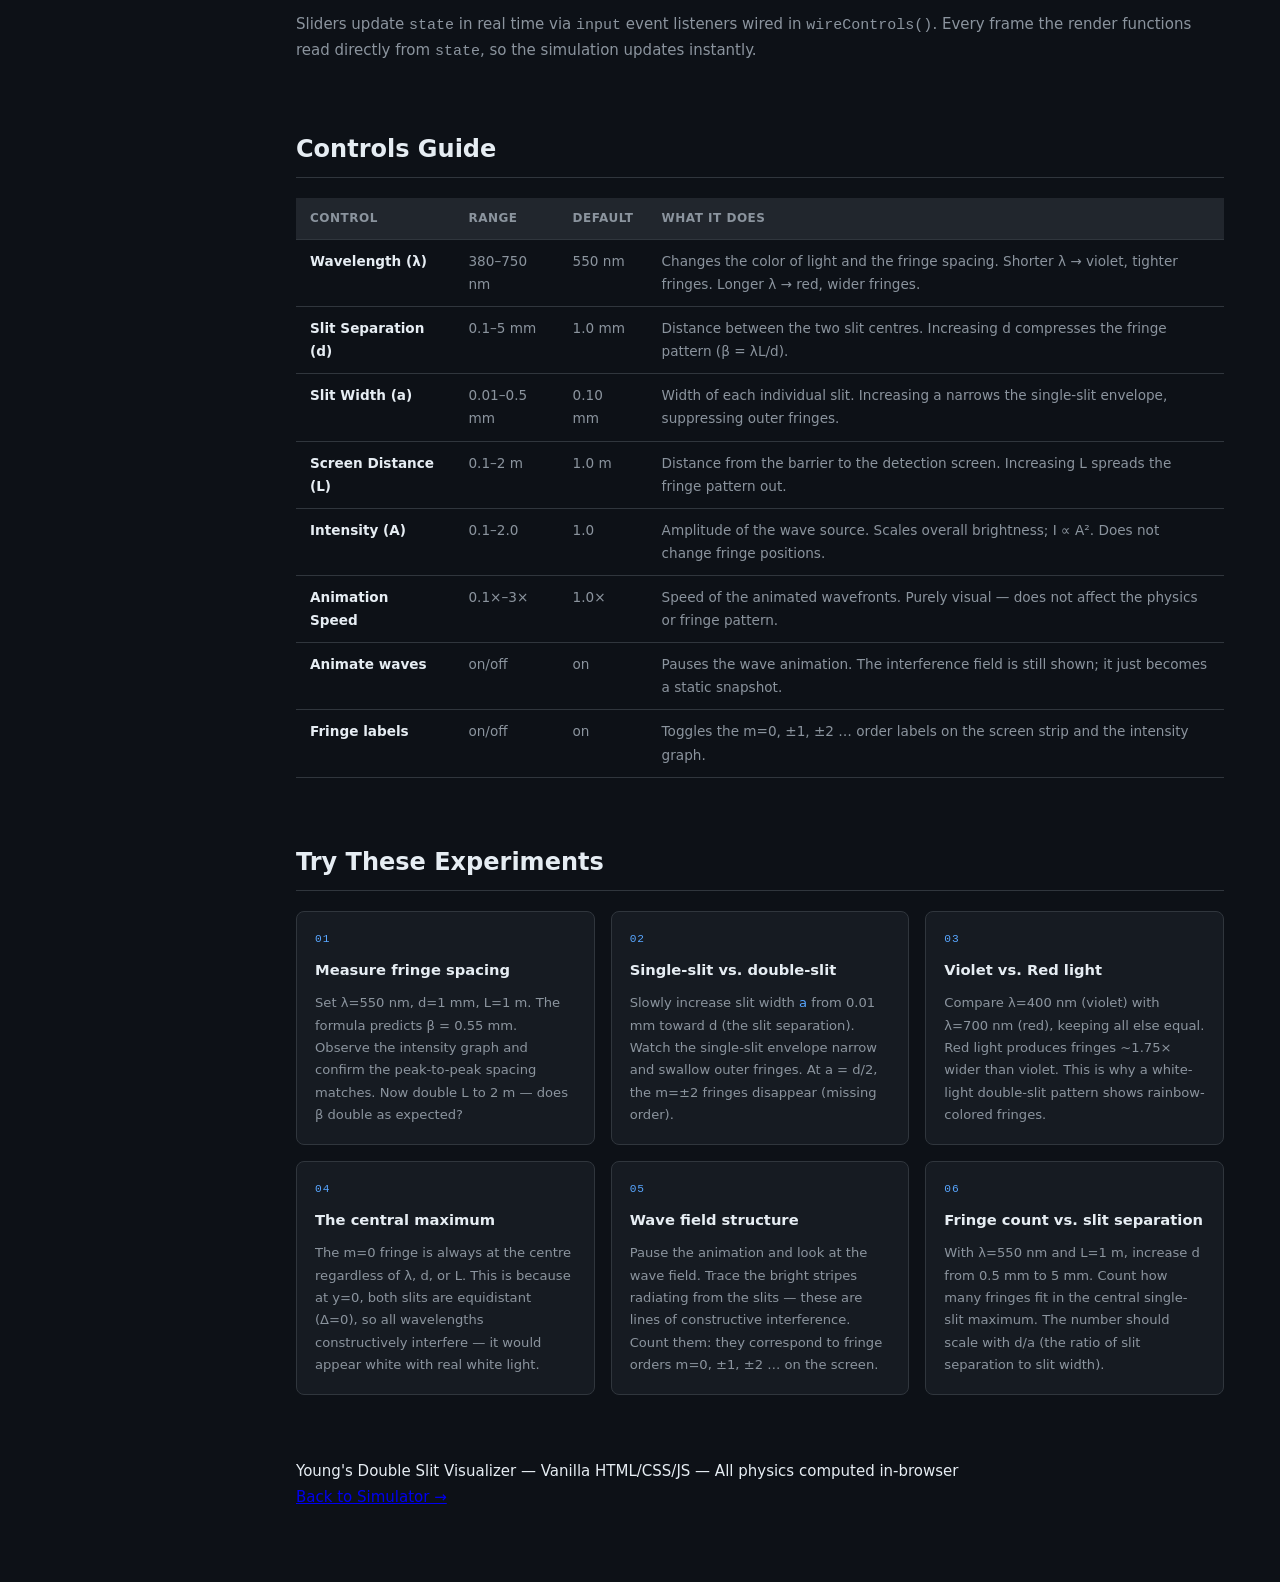
<file: double-slit/docs.html>
<!DOCTYPE html>
<html lang="en">
<head>
  <meta charset="UTF-8" />
  <meta name="viewport" content="width=device-width, initial-scale=1.0" />
  <title>How It Works — Young's Double Slit Visualizer</title>
  <link rel="stylesheet" href="docs.css" />
</head>
<body>

  <!-- Sidebar nav -->
  <nav class="sidebar">
    <div class="sidebar-logo">
      <span class="logo-icon">〰</span>
      <span>Double Slit</span>
    </div>
    <ul>
      <li><a href="#overview"        class="active">Overview</a></li>
      <li><a href="#history">Historical Background</a></li>
      <li><a href="#wave-nature">Wave Nature of Light</a></li>
      <li><a href="#setup">Experimental Setup</a></li>
      <li><a href="#path-difference">Path Difference</a></li>
      <li><a href="#interference">Interference Condition</a></li>
      <li><a href="#intensity">Intensity Formula</a></li>
      <li><a href="#single-slit">Single-Slit Envelope</a></li>
      <li><a href="#fringe-spacing">Fringe Spacing</a></li>
      <li><a href="#wavelength-color">Wavelength &amp; Color</a></li>
      <li><a href="#how-sim-works">How the Sim Works</a></li>
      <li><a href="#controls-guide">Controls Guide</a></li>
      <li><a href="#experiments">Try These</a></li>
    </ul>
    <a href="index.html" class="sidebar-cta">Open Simulator &rarr;</a>
  </nav>

  <!-- Main content -->
  <main class="content">

    <div class="page-header">
      <h1>Young's Double Slit Experiment</h1>
      <p class="lead">A complete guide to the physics, mathematics, and implementation of the interactive visualizer.</p>
      <a href="index.html" class="btn-primary">Open the Simulator &rarr;</a>
      <div class="open-source-bar">
        <!-- TODO: replace with your actual repository URL -->
        <a href="https://github.com/neo7337/physics-lab/double-slit" target="_blank" rel="noopener">
          <svg class="footer-gh-icon" viewBox="0 0 16 16" width="16" height="16" aria-hidden="true" fill="currentColor">
            <path d="M8 0C3.58 0 0 3.58 0 8c0 3.54 2.29 6.53 5.47 7.59.4.07.55-.17.55-.38
              0-.19-.01-.82-.01-1.49-2.01.37-2.53-.49-2.69-.94-.09-.23-.48-.94-.82-1.13
              -.28-.15-.68-.52-.01-.53.63-.01 1.08.58 1.23.82.72 1.21 1.87.87 2.33.66
              .07-.52.28-.87.51-1.07-1.78-.2-3.64-.89-3.64-3.95 0-.87.31-1.59.82-2.15
              -.08-.2-.36-1.02.08-2.12 0 0 .67-.21 2.2.82a7.65 7.65 0 0 1 2-.27
              c.68 0 1.36.09 2 .27 1.53-1.04 2.2-.82 2.2-.82.44 1.1.16 1.92.08 2.12
              .51.56.82 1.27.82 2.15 0 3.07-1.87 3.75-3.65 3.95.29.25.54.73.54 1.48
              0 1.07-.01 1.93-.01 2.2 0 .21.15.46.55.38A8.013 8.013 0 0 0 16 8c0-4.42-3.58-8-8-8z"/>
          </svg>
          View on GitHub
        </a>
        <span class="open-source-divider">&middot;</span>
        <span>MIT License</span>
        <span class="open-source-divider">&middot;</span>
        <span>Vanilla JS &middot; No dependencies</span>
      </div>
    </div>

    <!-- ── Overview ─────────────────────────────────────────────────────────── -->
    <section id="overview">
      <h2>Overview</h2>
      <p>
        Young's Double Slit experiment is one of the most important experiments in the history of physics.
        It demonstrates conclusively that light behaves as a <strong>wave</strong>, producing an
        <em>interference pattern</em> — alternating bright and dark bands — when passed through two
        narrow slits. The same effect is observed with electrons, neutrons, and even large molecules,
        making it a cornerstone demonstration of <strong>wave–particle duality</strong>.
      </p>
      <div class="callout callout-blue">
        <strong>Key insight:</strong> When two waves meet, they either reinforce each other
        (constructive interference → bright fringe) or cancel each other out
        (destructive interference → dark fringe). The pattern you see on the screen is a
        permanent record of where each type of interference occurs.
      </div>
    </section>

    <!-- ── History ───────────────────────────────────────────────────────────── -->
    <section id="history">
      <h2>Historical Background</h2>
      <p>
        In <strong>1801</strong>, Thomas Young performed his famous experiment by shining sunlight
        through a pinhole and then through two closely spaced slits onto a screen. The resulting
        alternating light and dark bands were inexplicable under Newton's corpuscular (particle) theory
        of light, but were perfectly predicted by Huygens' wave theory.
      </p>
      <div class="timeline">
        <div class="timeline-item">
          <div class="tl-year">1678</div>
          <div class="tl-text">Huygens proposes wave theory of light; every point on a wavefront is a source of secondary wavelets.</div>
        </div>
        <div class="timeline-item">
          <div class="tl-year">1704</div>
          <div class="tl-text">Newton publishes <em>Opticks</em>, arguing light is a stream of particles (corpuscles).</div>
        </div>
        <div class="timeline-item">
          <div class="tl-year">1801</div>
          <div class="tl-text">Thomas Young demonstrates the double-slit interference pattern, reviving the wave theory.</div>
        </div>
        <div class="timeline-item">
          <div class="tl-year">1905</div>
          <div class="tl-text">Einstein explains the photoelectric effect using photons — light also has particle properties.</div>
        </div>
        <div class="timeline-item">
          <div class="tl-year">1927</div>
          <div class="tl-text">Davisson &amp; Germer demonstrate electrons produce the same interference pattern — wave–particle duality confirmed.</div>
        </div>
        <div class="timeline-item">
          <div class="tl-year">1999</div>
          <div class="tl-text">C₆₀ fullerene molecules (60 carbon atoms) show double-slit interference — quantum weirdness at a macro scale.</div>
        </div>
      </div>
    </section>

    <!-- ── Wave Nature ────────────────────────────────────────────────────────── -->
    <section id="wave-nature">
      <h2>Wave Nature of Light</h2>
      <p>
        A <strong>wave</strong> is a periodic disturbance that carries energy through space. For light,
        this disturbance is oscillating electric and magnetic fields. Every wave has:
      </p>
      <div class="properties-grid">
        <div class="prop-card">
          <div class="prop-symbol">λ</div>
          <div class="prop-name">Wavelength</div>
          <div class="prop-desc">Distance between successive crests. Visible light: 380–750 nm. Determines color.</div>
        </div>
        <div class="prop-card">
          <div class="prop-symbol">f</div>
          <div class="prop-name">Frequency</div>
          <div class="prop-desc">Number of oscillations per second (Hz). Related to energy: E = hf.</div>
        </div>
        <div class="prop-card">
          <div class="prop-symbol">A</div>
          <div class="prop-name">Amplitude</div>
          <div class="prop-desc">Peak displacement of the wave. Intensity ∝ A².</div>
        </div>
        <div class="prop-card">
          <div class="prop-symbol">φ</div>
          <div class="prop-name">Phase</div>
          <div class="prop-desc">Position within the oscillation cycle (0–2π radians). Phase difference between two waves determines whether they add or cancel.</div>
        </div>
      </div>
      <p>
        The key property enabling the double-slit effect is <strong>coherence</strong>: both slits must
        be illuminated by light of the same wavelength and a stable phase relationship. In practice this
        is achieved by using a single monochromatic source (e.g. a laser) placed far away, or by passing
        light through a single slit first.
      </p>
    </section>

    <!-- ── Setup ─────────────────────────────────────────────────────────────── -->
    <section id="setup">
      <h2>Experimental Setup</h2>
      <p>The experiment has three main components:</p>

      <div class="diagram-box">
        <pre class="ascii-diagram">
  Monochromatic          Barrier with                Detection
  Light Source           Two Slits                   Screen
       │                    │   ↑                       │
       │   plane wave       │  Slit 1 (gap = a)  ╲     │
  ~~~~►│~~~~~~~~~~~~~~~~~~~~│                     ╲~~~~│  bright
  ~~~~►│~~~~~~~~~~~~~~~~~~~~│                      ────│  fringe
  ~~~~►│~~~~~~~~~~~~~~~~~~~~│                     ╱~~~~│  pattern
       │                    │  Slit 2 (gap = a)  ╱     │
       │                    │   ↓                       │
       │                    │                           │
       │                    │←────── L (metres) ───────►│
       │                    │← d (slit separation) →│
        </pre>
        <div class="diagram-caption">
          Schematic of the double-slit setup. <strong>d</strong> = slit separation (centre-to-centre),
          <strong>a</strong> = slit width, <strong>L</strong> = distance to screen.
        </div>
      </div>

      <table class="params-table">
        <thead>
          <tr><th>Symbol</th><th>Quantity</th><th>Typical Value</th><th>Effect</th></tr>
        </thead>
        <tbody>
          <tr><td>λ</td><td>Wavelength</td><td>380–750 nm</td><td>Controls fringe spacing and color</td></tr>
          <tr><td>d</td><td>Slit separation</td><td>0.1–5 mm</td><td>Larger d → closer fringes</td></tr>
          <tr><td>a</td><td>Slit width</td><td>0.01–0.5 mm</td><td>Controls single-slit envelope width</td></tr>
          <tr><td>L</td><td>Screen distance</td><td>0.1–2 m</td><td>Larger L → wider fringe spacing</td></tr>
        </tbody>
      </table>
    </section>

    <!-- ── Path Difference ───────────────────────────────────────────────────── -->
    <section id="path-difference">
      <h2>Path Difference</h2>
      <p>
        Consider a point P on the screen at height <em>y</em> from the centre. Light from Slit 1
        travels a distance <em>r₁</em> to P, and light from Slit 2 travels <em>r₂</em>. The
        <strong>path difference</strong> is:
      </p>
      <div class="formula-block">
        <div class="formula">Δ = r₂ − r₁</div>
      </div>
      <p>
        For the geometry where <em>L ≫ d</em> (screen is far away — the <em>Fraunhofer</em> or far-field
        approximation), this simplifies to:
      </p>
      <div class="formula-block">
        <div class="formula">Δ = d · sin θ</div>
        <div class="formula-sub">where θ is the angle from the central axis to point P</div>
      </div>
      <p>
        For small angles (θ ≪ 1 rad, i.e. y ≪ L), we can further approximate:
      </p>
      <div class="formula-block">
        <div class="formula">sin θ ≈ tan θ = y / L</div>
        <div class="formula-sub">⟹ &nbsp; Δ ≈ d · y / L</div>
      </div>
      <div class="callout callout-yellow">
        <strong>In the simulator:</strong> the exact formula <code>sin θ = y / √(y² + L²)</code>
        is used (no small-angle approximation), so the pattern is accurate even for large angles.
      </div>
    </section>

    <!-- ── Interference Condition ────────────────────────────────────────────── -->
    <section id="interference">
      <h2>Interference Conditions</h2>
      <p>
        The two waves arrive at P with a phase difference proportional to the path difference. Whether
        they add (constructive) or cancel (destructive) depends on how many whole wavelengths fit into Δ.
      </p>

      <div class="two-col">
        <div class="col-card col-bright">
          <h3>✦ Constructive (Bright Fringe)</h3>
          <p>Waves arrive in phase — crests meet crests.</p>
          <div class="formula-sm">Δ = mλ &nbsp; (m = 0, ±1, ±2, …)</div>
          <div class="formula-sm">y<sub>m</sub> = mλL / d</div>
          <p class="note">m is the <em>fringe order</em>. m=0 is the central maximum.</p>
        </div>
        <div class="col-card col-dark">
          <h3>✦ Destructive (Dark Fringe)</h3>
          <p>Waves arrive out of phase — crests meet troughs.</p>
          <div class="formula-sm">Δ = (m + ½)λ &nbsp; (m = 0, ±1, …)</div>
          <div class="formula-sm">y<sub>m</sub> = (m + ½)λL / d</div>
          <p class="note">Halfway between bright fringes.</p>
        </div>
      </div>

      <div class="wave-diagram">
        <div class="wave-row">
          <span class="wave-label">Wave 1</span>
          <svg class="wave-svg" viewBox="0 0 200 30">
            <path d="M0,15 Q12.5,0 25,15 Q37.5,30 50,15 Q62.5,0 75,15 Q87.5,30 100,15 Q112.5,0 125,15 Q137.5,30 150,15 Q162.5,0 175,15 Q187.5,30 200,15" fill="none" stroke="#58a6ff" stroke-width="2"/>
          </svg>
        </div>
        <div class="wave-row">
          <span class="wave-label">Wave 2 (Δ=0)</span>
          <svg class="wave-svg" viewBox="0 0 200 30">
            <path d="M0,15 Q12.5,0 25,15 Q37.5,30 50,15 Q62.5,0 75,15 Q87.5,30 100,15 Q112.5,0 125,15 Q137.5,30 150,15 Q162.5,0 175,15 Q187.5,30 200,15" fill="none" stroke="#3fb950" stroke-width="2"/>
          </svg>
          <span class="wave-outcome bright-outcome">→ Bright (in phase)</span>
        </div>
        <div class="wave-row" style="margin-top:16px">
          <span class="wave-label">Wave 1</span>
          <svg class="wave-svg" viewBox="0 0 200 30">
            <path d="M0,15 Q12.5,0 25,15 Q37.5,30 50,15 Q62.5,0 75,15 Q87.5,30 100,15 Q112.5,0 125,15 Q137.5,30 150,15 Q162.5,0 175,15 Q187.5,30 200,15" fill="none" stroke="#58a6ff" stroke-width="2"/>
          </svg>
        </div>
        <div class="wave-row">
          <span class="wave-label">Wave 2 (Δ=λ/2)</span>
          <svg class="wave-svg" viewBox="0 0 200 30">
            <path d="M0,15 Q12.5,30 25,15 Q37.5,0 50,15 Q62.5,30 75,15 Q87.5,0 100,15 Q112.5,30 125,15 Q137.5,0 150,15 Q162.5,30 175,15 Q187.5,0 200,15" fill="none" stroke="#f78166" stroke-width="2"/>
          </svg>
          <span class="wave-outcome dark-outcome">→ Dark (out of phase)</span>
        </div>
      </div>
    </section>

    <!-- ── Intensity Formula ─────────────────────────────────────────────────── -->
    <section id="intensity">
      <h2>Intensity Formula</h2>
      <p>
        The total amplitude at a point is the sum of the two wave amplitudes. Using trigonometric
        addition, the <strong>intensity</strong> (proportional to amplitude squared) works out to:
      </p>
      <div class="formula-block formula-highlight">
        <div class="formula">I(θ) = 4I₀ · cos²( πd sin θ / λ )</div>
        <div class="formula-sub">where I₀ is the intensity from a single slit</div>
      </div>
      <p>
        This is the pure double-slit result. Because cos²(x) oscillates between 0 and 1, the intensity
        ranges from <strong>0</strong> (dark fringe, destructive) to <strong>4I₀</strong>
        (bright fringe, constructive — four times a single slit, because amplitude doubles and
        I ∝ A²).
      </p>
      <div class="step-derivation">
        <h4>Step-by-step derivation</h4>
        <ol>
          <li>
            Wave from slit 1 at point P: &nbsp; <code>E₁ = A sin(kr₁ − ωt)</code>
          </li>
          <li>
            Wave from slit 2 at point P: &nbsp; <code>E₂ = A sin(kr₂ − ωt)</code>
          </li>
          <li>
            Total field: <code>E = E₁ + E₂</code>. Using sum-to-product:
            <code>E = 2A cos(kΔ/2) · sin(k(r₁+r₂)/2 − ωt)</code>
          </li>
          <li>
            Intensity (time-averaged) ∝ amplitude²:
            <code>I = 4A² cos²(kΔ/2) = 4I₀ cos²(πΔ/λ)</code>
          </li>
        </ol>
      </div>
      <div class="callout callout-blue">
        <strong>In the simulator:</strong> the intensity function at <code>main.js:72</code>
        computes <code>sinTheta = y / √(y² + L²)</code>, then
        <code>delta = d · sinTheta</code>, then <code>I = A² · cos²(π·delta/λ) · sinc²(...)</code>.
        The amplitude slider multiplies A directly.
      </div>
    </section>

    <!-- ── Single-slit envelope ──────────────────────────────────────────────── -->
    <section id="single-slit">
      <h2>Single-Slit Envelope</h2>
      <p>
        Each slit has a finite width <em>a</em>. A single finite slit produces its own diffraction
        pattern — a broad central peak with weaker side lobes. This <strong>single-slit envelope</strong>
        multiplies the double-slit pattern and modulates which fringes are visible.
      </p>
      <div class="formula-block formula-highlight">
        <div class="formula">I(θ) = I₀ · sinc²( πa sin θ / λ ) · cos²( πd sin θ / λ )</div>
        <div class="formula-sub">sinc(x) = sin(x)/x &nbsp;|&nbsp; sinc(0) = 1</div>
      </div>
      <p>
        The <strong>sinc²</strong> factor goes to zero when <code>a sin θ = mλ</code>, which creates
        <em>missing orders</em> — fringe maxima that are suppressed because they fall exactly at a
        single-slit minimum.
      </p>
      <div class="callout callout-yellow">
        <strong>Try it:</strong> In the simulator, set slit width <strong>a</strong> very close to
        the slit separation <strong>d</strong>. You'll see every other fringe disappear
        (the m=±1 maxima of the double-slit pattern coincide with the first minimum of the
        single-slit envelope).
      </div>
      <div class="effect-diagram">
        <div class="effect-row">
          <span class="eff-label">Double-slit only</span>
          <div class="eff-bar-wrap">
            <div class="bar bar-ds" id="bar-ds"></div>
          </div>
        </div>
        <div class="effect-row">
          <span class="eff-label">Single-slit envelope</span>
          <div class="eff-bar-wrap">
            <div class="bar bar-ss" id="bar-ss"></div>
          </div>
        </div>
        <div class="effect-row">
          <span class="eff-label">Combined result</span>
          <div class="eff-bar-wrap">
            <div class="bar bar-combined" id="bar-combined"></div>
          </div>
        </div>
        <canvas id="envelope-canvas" height="100"></canvas>
        <div class="diagram-caption">Schematic: the double-slit fringes modulated by the single-slit envelope.</div>
      </div>
    </section>

    <!-- ── Fringe Spacing ────────────────────────────────────────────────────── -->
    <section id="fringe-spacing">
      <h2>Fringe Spacing</h2>
      <p>
        The distance between adjacent bright fringes (fringe spacing β) is one of the most practically
        useful results of the experiment:
      </p>
      <div class="formula-block formula-highlight">
        <div class="formula">β = λL / d</div>
      </div>
      <p>This tells us immediately how each parameter affects the pattern:</p>
      <table class="effect-table">
        <thead>
          <tr><th>Parameter</th><th>Increase it</th><th>Fringe spacing β</th></tr>
        </thead>
        <tbody>
          <tr>
            <td>λ (wavelength)</td>
            <td>longer wavelength (redder light)</td>
            <td class="eff-up">↑ increases (wider fringes)</td>
          </tr>
          <tr>
            <td>L (screen distance)</td>
            <td>move screen farther away</td>
            <td class="eff-up">↑ increases (wider fringes)</td>
          </tr>
          <tr>
            <td>d (slit separation)</td>
            <td>move slits further apart</td>
            <td class="eff-down">↓ decreases (closer fringes)</td>
          </tr>
        </tbody>
      </table>
      <div class="callout callout-green">
        <strong>Practical application:</strong> This formula is used to measure the wavelength of light.
        Rearrange: <strong>λ = βd / L</strong>. Measure the fringe spacing β with a ruler, and you
        can calculate λ to high accuracy.
      </div>
    </section>

    <!-- ── Wavelength & Color ────────────────────────────────────────────────── -->
    <section id="wavelength-color">
      <h2>Wavelength &amp; Color</h2>
      <p>
        The wavelength of visible light determines its color. The simulator maps wavelength to an RGB
        color using a standard spectral approximation (implemented in <code>main.js:37</code>):
      </p>
      <div class="spectrum-bar">
        <div class="spec-region" style="background: linear-gradient(to right, #6000cc, #3300ff); flex:1">
          <span>Violet<br>380–450</span>
        </div>
        <div class="spec-region" style="background: linear-gradient(to right, #3300ff, #0077ff); flex:0.7">
          <span>Blue<br>450–495</span>
        </div>
        <div class="spec-region" style="background: linear-gradient(to right, #0077ff, #00ee77); flex:0.6">
          <span>Cyan<br>495–520</span>
        </div>
        <div class="spec-region" style="background: linear-gradient(to right, #00ee77, #aaff00); flex:0.8">
          <span>Green<br>520–560</span>
        </div>
        <div class="spec-region" style="background: linear-gradient(to right, #aaff00, #ffee00); flex:0.6">
          <span>Yellow<br>560–590</span>
        </div>
        <div class="spec-region" style="background: linear-gradient(to right, #ffee00, #ff4400); flex:0.7">
          <span>Orange<br>590–625</span>
        </div>
        <div class="spec-region" style="background: linear-gradient(to right, #ff4400, #aa0000); flex:1.5">
          <span>Red<br>625–750</span>
        </div>
      </div>
      <p>
        The simulator also applies an <strong>intensity rolloff</strong> at the UV (380–420 nm) and
        far-red (700–750 nm) ends of the spectrum, because the human eye's sensitivity drops sharply
        at those extremes.
      </p>
      <div class="callout callout-yellow">
        <strong>White light:</strong> Real sunlight contains all wavelengths. Each wavelength
        produces its own fringe pattern at a different spacing — the patterns overlap, washing out
        higher-order fringes and giving each fringe a rainbow tinge. The central fringe (m=0, Δ=0 for
        all λ) stays white.
      </div>
    </section>

    <!-- ── How the Sim Works ─────────────────────────────────────────────────── -->
    <section id="how-sim-works">
      <h2>How the Simulator Works</h2>
      <p>
        The simulator uses the <strong>HTML5 Canvas API</strong> with
        <code>requestAnimationFrame</code> for real-time rendering. Everything runs in the browser —
        no server, no dependencies.
      </p>

      <h3>Wave Propagation Canvas</h3>
      <p>
        The wave field is computed <strong>per-pixel</strong> every frame using direct superposition
        of two sinusoidal point sources (Huygens' principle):
      </p>
      <div class="code-block">
<pre><span class="kw">for</span> each pixel (px, py):
  r1 = distance from pixel to Slit 1    <span class="cm">// metres</span>
  r2 = distance from pixel to Slit 2

  w1 = A · sin(k·r1 − phase) / √r1     <span class="cm">// 2D amplitude decay: 1/√r</span>
  w2 = A · sin(k·r2 − phase) / √r2

  total = (w1 + w2) / 2                 <span class="cm">// superposition</span>
  brightness = (total + 1) / 2          <span class="cm">// map [-1,1] → [0,1]</span>
  pixel color = wavelength_color × brightness</pre>
      </div>
      <p>
        The <strong>phase</strong> variable advances each frame:
        <code>phase += dt × animSpeed × 4.0</code>, giving the illusion of waves travelling
        outward from the slits. The factor 4.0 is a visual speed scaling (true optical frequencies
        of ~5×10¹⁴ Hz are imperceptible).
      </p>

      <h3>Screen Strip</h3>
      <p>
        The vertical strip on the right of the wave canvas is rendered independently using the
        <strong>exact intensity formula</strong> (not the wave simulation), giving a clean, accurate
        fringe pattern regardless of the wave animation zoom level.
      </p>

      <h3>Intensity Graph</h3>
      <p>
        The graph below the wave canvas plots <code>I(y)</code> by sampling the intensity function
        at each horizontal pixel, converting pixel position to physical screen coordinate <em>y</em>
        using the fringe spacing β to set the axis range:
      </p>
      <div class="code-block">
<pre>yRange = max(β × 5, 0.1 mm)             <span class="cm">// show ±5 fringe spacings</span>
<span class="kw">for</span> i in 0..plotWidth:
  y_phys = -yRange + i × (2·yRange / plotWidth)
  I      = intensity(y_phys, λ, d, a, L, A)
  plot pixel at height I × plotHeight</pre>
      </div>

      <h3>Coordinate System</h3>
      <div class="code-block">
<pre>Canvas pixels → Physical metres:
  scaleX = L / (canvasWidth − barrierX)     <span class="cm">// metres per pixel (horizontal)</span>
  scaleY = L × 0.8 / canvasHeight           <span class="cm">// metres per pixel (vertical)</span>

Slit positions (pixels):
  slit1y = centreY − (d/2) / scaleY
  slit2y = centreY + (d/2) / scaleY</pre>
      </div>

      <h3>State Object</h3>
      <p>All simulation parameters live in a single <code>state</code> object:</p>
      <div class="code-block">
<pre><span class="kw">const</span> state = {
  lambda:     <span class="num">550e-9</span>,   <span class="cm">// wavelength (metres)</span>
  d:          <span class="num">1e-3</span>,     <span class="cm">// slit separation (metres)</span>
  a:          <span class="num">0.1e-3</span>,   <span class="cm">// slit width (metres)</span>
  L:          <span class="num">1.0</span>,      <span class="cm">// screen distance (metres)</span>
  amplitude:  <span class="num">1.0</span>,      <span class="cm">// wave amplitude multiplier</span>
  animSpeed:  <span class="num">1.0</span>,      <span class="cm">// animation speed multiplier</span>
  phase:      <span class="num">0</span>,        <span class="cm">// running phase (radians)</span>
};</pre>
      </div>
      <p>
        Sliders update <code>state</code> in real time via <code>input</code> event listeners wired
        in <code>wireControls()</code>. Every frame the render functions read directly from
        <code>state</code>, so the simulation updates instantly.
      </p>
    </section>

    <!-- ── Controls Guide ────────────────────────────────────────────────────── -->
    <section id="controls-guide">
      <h2>Controls Guide</h2>
      <table class="controls-table">
        <thead>
          <tr><th>Control</th><th>Range</th><th>Default</th><th>What it does</th></tr>
        </thead>
        <tbody>
          <tr>
            <td><strong>Wavelength (λ)</strong></td>
            <td>380–750 nm</td>
            <td>550 nm</td>
            <td>Changes the color of light and the fringe spacing. Shorter λ → violet, tighter fringes. Longer λ → red, wider fringes.</td>
          </tr>
          <tr>
            <td><strong>Slit Separation (d)</strong></td>
            <td>0.1–5 mm</td>
            <td>1.0 mm</td>
            <td>Distance between the two slit centres. Increasing d compresses the fringe pattern (β = λL/d).</td>
          </tr>
          <tr>
            <td><strong>Slit Width (a)</strong></td>
            <td>0.01–0.5 mm</td>
            <td>0.10 mm</td>
            <td>Width of each individual slit. Increasing a narrows the single-slit envelope, suppressing outer fringes.</td>
          </tr>
          <tr>
            <td><strong>Screen Distance (L)</strong></td>
            <td>0.1–2 m</td>
            <td>1.0 m</td>
            <td>Distance from the barrier to the detection screen. Increasing L spreads the fringe pattern out.</td>
          </tr>
          <tr>
            <td><strong>Intensity (A)</strong></td>
            <td>0.1–2.0</td>
            <td>1.0</td>
            <td>Amplitude of the wave source. Scales overall brightness; I ∝ A². Does not change fringe positions.</td>
          </tr>
          <tr>
            <td><strong>Animation Speed</strong></td>
            <td>0.1×–3×</td>
            <td>1.0×</td>
            <td>Speed of the animated wavefronts. Purely visual — does not affect the physics or fringe pattern.</td>
          </tr>
          <tr>
            <td><strong>Animate waves</strong></td>
            <td>on/off</td>
            <td>on</td>
            <td>Pauses the wave animation. The interference field is still shown; it just becomes a static snapshot.</td>
          </tr>
          <tr>
            <td><strong>Fringe labels</strong></td>
            <td>on/off</td>
            <td>on</td>
            <td>Toggles the m=0, ±1, ±2 … order labels on the screen strip and the intensity graph.</td>
          </tr>
        </tbody>
      </table>
    </section>

    <!-- ── Try These ─────────────────────────────────────────────────────────── -->
    <section id="experiments">
      <h2>Try These Experiments</h2>
      <div class="experiment-cards">

        <div class="exp-card">
          <div class="exp-num">01</div>
          <h3>Measure fringe spacing</h3>
          <p>
            Set λ=550 nm, d=1 mm, L=1 m. The formula predicts β = 0.55 mm.
            Observe the intensity graph and confirm the peak-to-peak spacing matches.
            Now double L to 2 m — does β double as expected?
          </p>
        </div>

        <div class="exp-card">
          <div class="exp-num">02</div>
          <h3>Single-slit vs. double-slit</h3>
          <p>
            Slowly increase slit width <em>a</em> from 0.01 mm toward d (the slit separation).
            Watch the single-slit envelope narrow and swallow outer fringes.
            At a = d/2, the m=±2 fringes disappear (missing order).
          </p>
        </div>

        <div class="exp-card">
          <div class="exp-num">03</div>
          <h3>Violet vs. Red light</h3>
          <p>
            Compare λ=400 nm (violet) with λ=700 nm (red), keeping all else equal.
            Red light produces fringes ~1.75× wider than violet. This is why a white-light
            double-slit pattern shows rainbow-colored fringes.
          </p>
        </div>

        <div class="exp-card">
          <div class="exp-num">04</div>
          <h3>The central maximum</h3>
          <p>
            The m=0 fringe is always at the centre regardless of λ, d, or L.
            This is because at y=0, both slits are equidistant (Δ=0), so all wavelengths
            constructively interfere — it would appear white with real white light.
          </p>
        </div>

        <div class="exp-card">
          <div class="exp-num">05</div>
          <h3>Wave field structure</h3>
          <p>
            Pause the animation and look at the wave field. Trace the bright stripes radiating
            from the slits — these are lines of constructive interference. Count them: they
            correspond to fringe orders m=0, ±1, ±2 … on the screen.
          </p>
        </div>

        <div class="exp-card">
          <div class="exp-num">06</div>
          <h3>Fringe count vs. slit separation</h3>
          <p>
            With λ=550 nm and L=1 m, increase d from 0.5 mm to 5 mm. Count how many fringes
            fit in the central single-slit maximum. The number should scale with d/a (the ratio
            of slit separation to slit width).
          </p>
        </div>

      </div>
    </section>

    <footer>
      <p>Young's Double Slit Visualizer &mdash; Vanilla HTML/CSS/JS &mdash; All physics computed in-browser</p>
      <a href="index.html">Back to Simulator &rarr;</a>
    </footer>

  </main>

  <script>
    // ── Smooth scroll for nav links ──────────────────────────────────────────
    document.querySelectorAll('.sidebar a[href^="#"]').forEach(link => {
      link.addEventListener('click', e => {
        e.preventDefault();
        const target = document.querySelector(link.getAttribute('href'));
        if (target) target.scrollIntoView({ behavior: 'smooth' });
        document.querySelectorAll('.sidebar a').forEach(a => a.classList.remove('active'));
        link.classList.add('active');
      });
    });

    // ── Active section highlight on scroll ──────────────────────────────────
    const sections = document.querySelectorAll('section[id]');
    const navLinks = document.querySelectorAll('.sidebar a[href^="#"]');
    const observer = new IntersectionObserver(entries => {
      entries.forEach(entry => {
        if (entry.isIntersecting) {
          navLinks.forEach(a => a.classList.remove('active'));
          const active = document.querySelector(`.sidebar a[href="#${entry.target.id}"]`);
          if (active) active.classList.add('active');
        }
      });
    }, { rootMargin: '-30% 0px -60% 0px' });
    sections.forEach(s => observer.observe(s));

    // ── Draw envelope canvas ─────────────────────────────────────────────────
    window.addEventListener('load', () => {
      const canvas = document.getElementById('envelope-canvas');
      if (!canvas) return;
      const W = canvas.parentElement.offsetWidth || 600;
      canvas.width = W;
      const H = canvas.height;
      const ctx = canvas.getContext('2d');
      ctx.fillStyle = '#050810';
      ctx.fillRect(0, 0, W, H);

      const sinc = x => Math.abs(x) < 1e-10 ? 1 : Math.sin(Math.PI * x) / (Math.PI * x);
      const d = 1e-3, a = 0.15e-3, lambda = 550e-9;
      const nPts = W;

      // DS only
      ctx.beginPath();
      ctx.strokeStyle = '#58a6ff44';
      ctx.lineWidth = 1;
      for (let i = 0; i < nPts; i++) {
        const sinT = (i / nPts - 0.5) * 2 * 0.015;
        const phase = Math.PI * d * sinT / lambda;
        const I = Math.pow(Math.cos(phase), 2);
        const py = H - I * (H - 4) - 2;
        i === 0 ? ctx.moveTo(i, py) : ctx.lineTo(i, py);
      }
      ctx.stroke();

      // Envelope
      ctx.beginPath();
      ctx.strokeStyle = '#f0c04066';
      ctx.lineWidth = 1.5;
      for (let i = 0; i < nPts; i++) {
        const sinT = (i / nPts - 0.5) * 2 * 0.015;
        const env = Math.pow(sinc(a * sinT / lambda), 2);
        const py = H - env * (H - 4) - 2;
        i === 0 ? ctx.moveTo(i, py) : ctx.lineTo(i, py);
      }
      ctx.stroke();

      // Combined
      ctx.beginPath();
      ctx.strokeStyle = '#3fb950';
      ctx.lineWidth = 1.5;
      for (let i = 0; i < nPts; i++) {
        const sinT = (i / nPts - 0.5) * 2 * 0.015;
        const phase = Math.PI * d * sinT / lambda;
        const env   = Math.pow(sinc(a * sinT / lambda), 2);
        const I     = Math.pow(Math.cos(phase), 2) * env;
        const py    = H - I * (H - 4) - 2;
        i === 0 ? ctx.moveTo(i, py) : ctx.lineTo(i, py);
      }
      ctx.stroke();

      // Legend
      ctx.font = '10px monospace';
      ctx.fillStyle = '#58a6ff88'; ctx.fillText('double-slit fringes', 8, 14);
      ctx.fillStyle = '#f0c04099'; ctx.fillText('single-slit envelope', 8, 26);
      ctx.fillStyle = '#3fb950';   ctx.fillText('combined result', 8, 38);
    });
  </script>
</body>
</html>
</file>
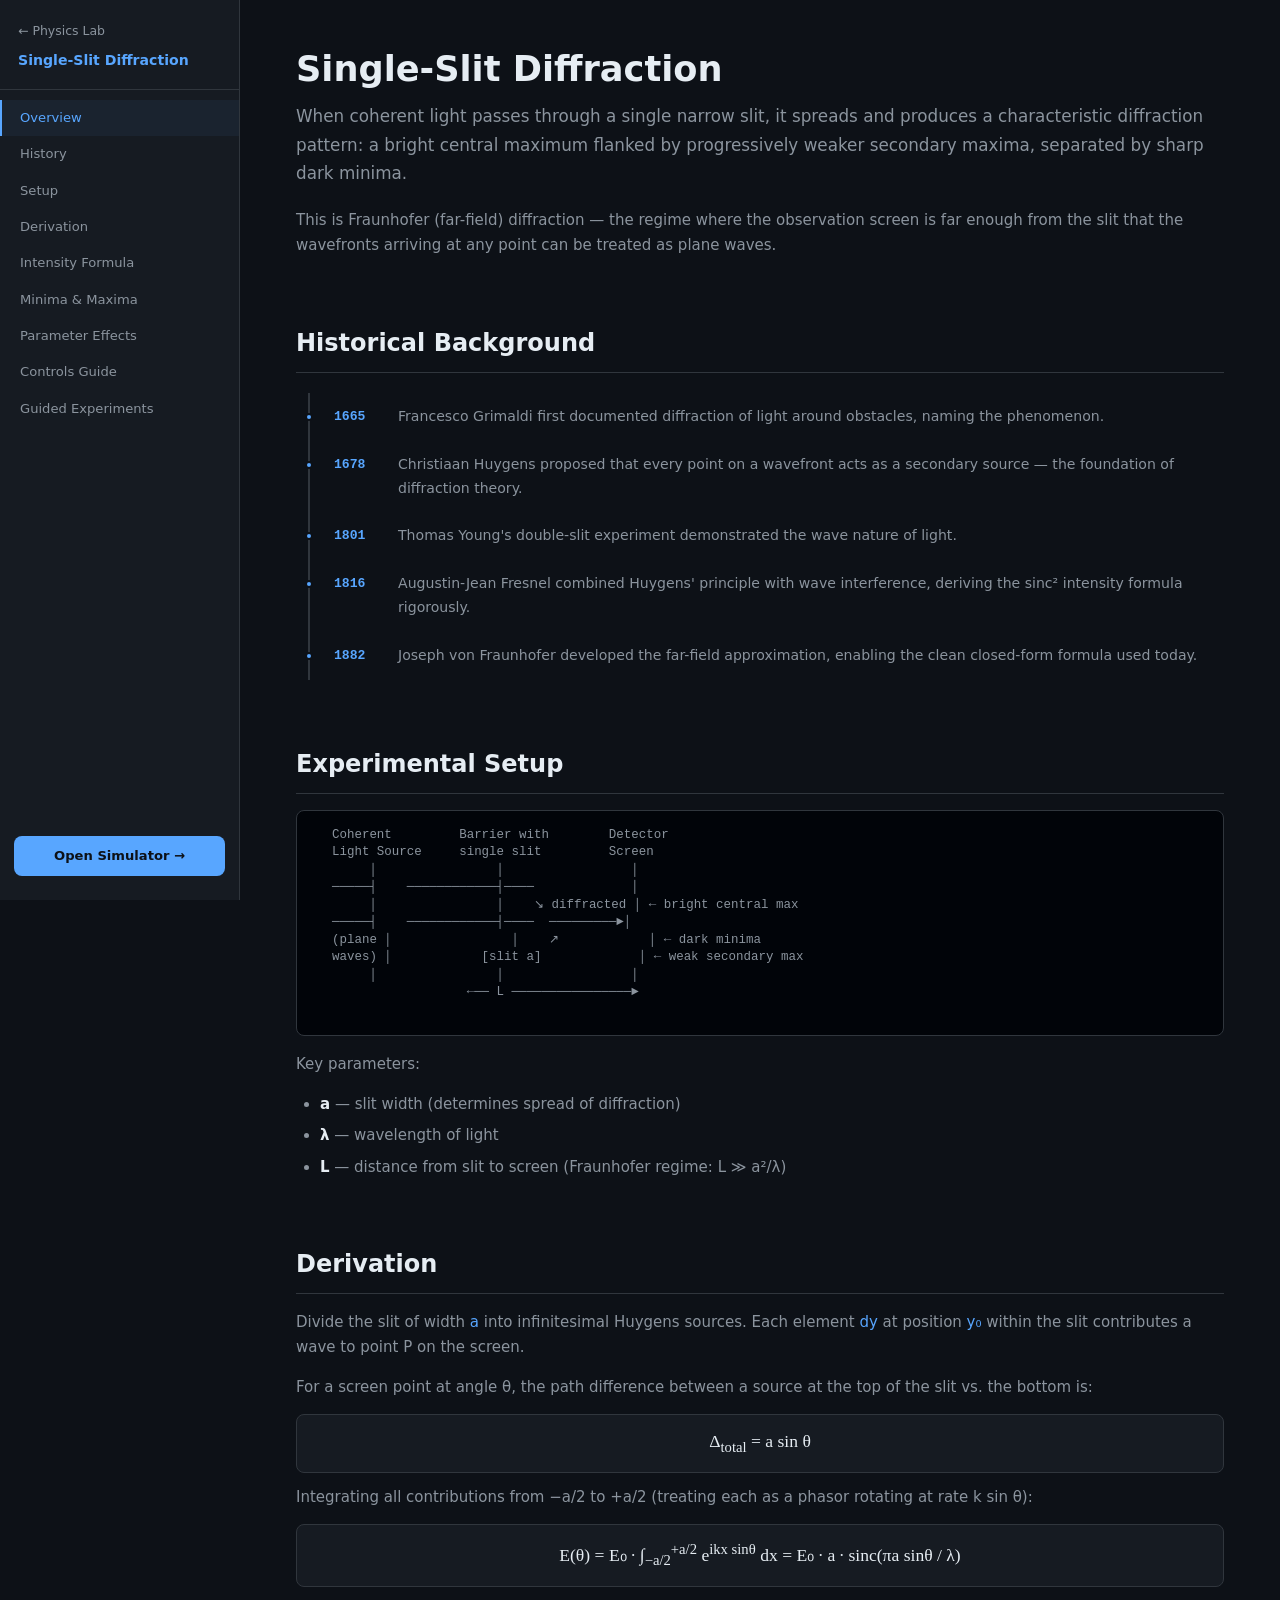
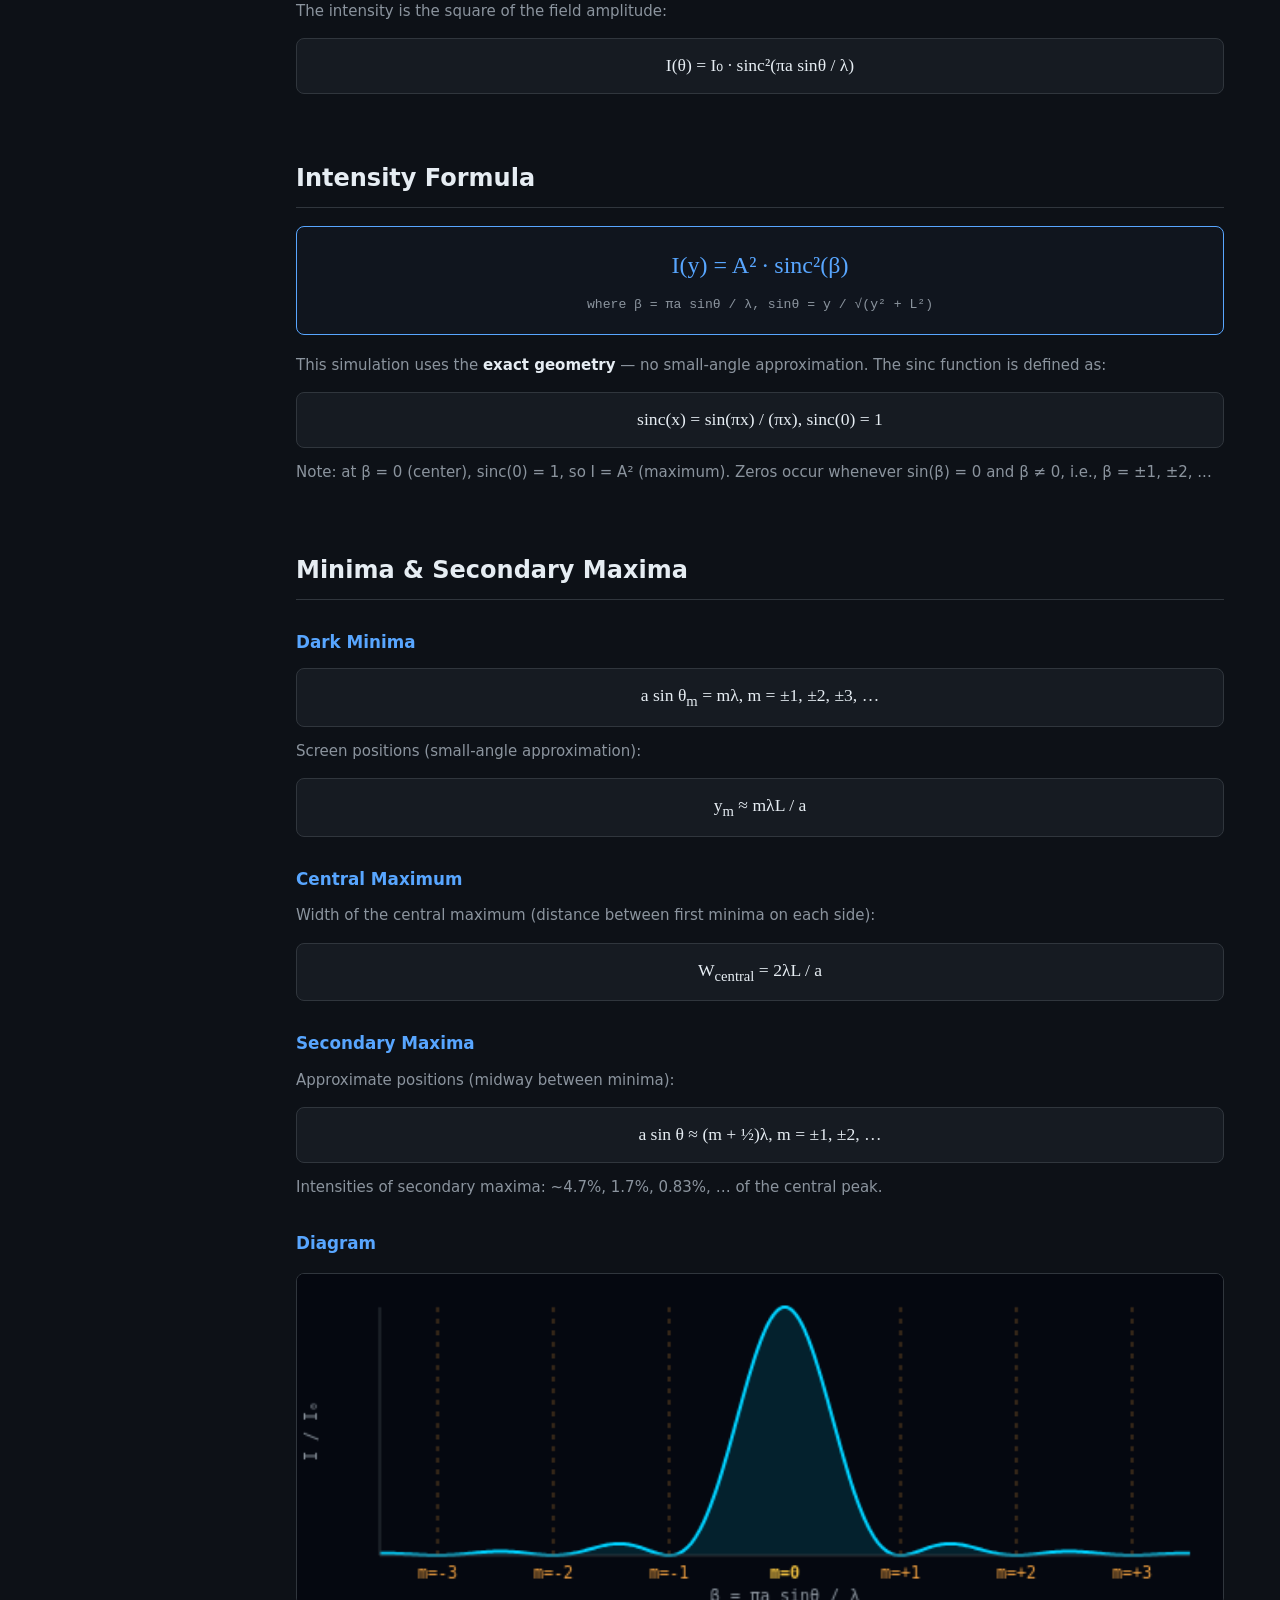
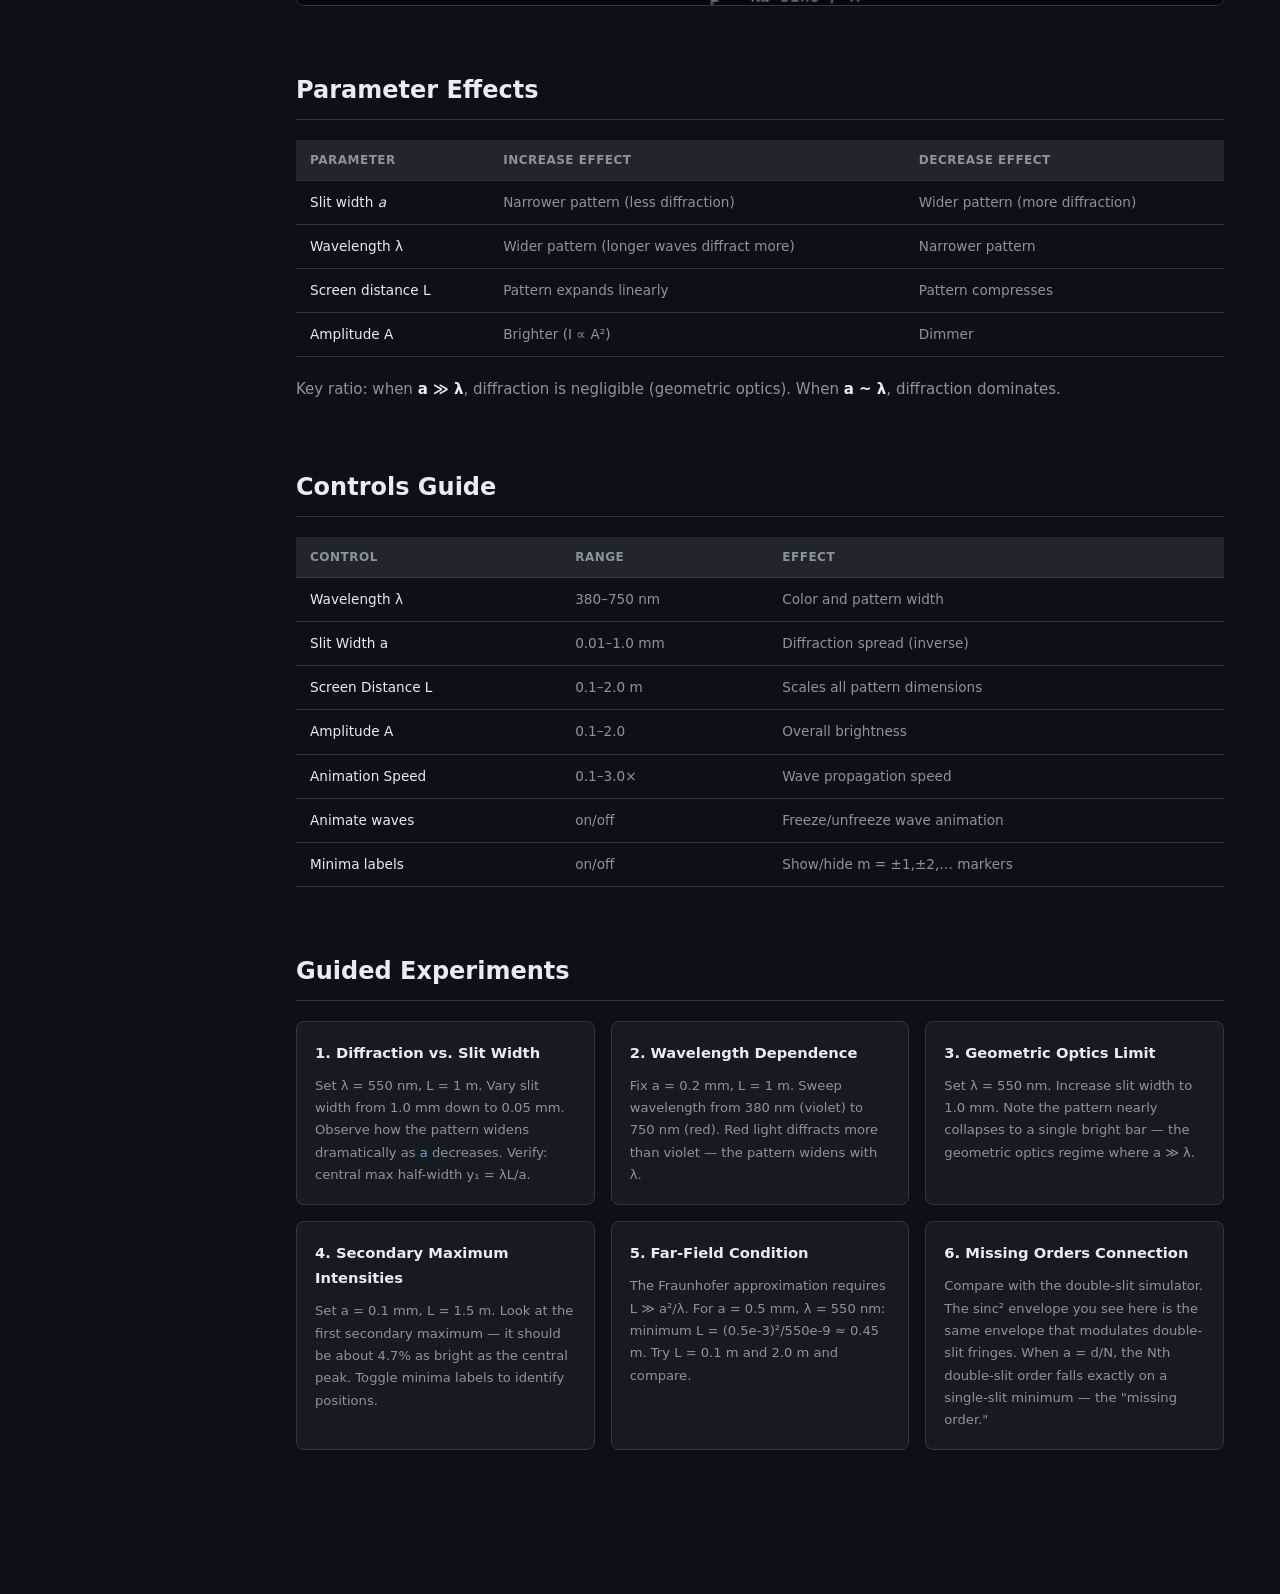
<file: single-slit/docs.html>
<!DOCTYPE html>
<html lang="en">
<head>
  <meta charset="UTF-8" />
  <meta name="viewport" content="width=device-width, initial-scale=1.0" />
  <title>Single-Slit Diffraction — Docs</title>
  <link rel="stylesheet" href="docs.css" />
</head>
<body>
  <nav class="sidebar" id="sidebar">
    <div class="sidebar-header">
      <a href="../index.html" class="back-link">&larr; Physics Lab</a>
      <strong>Single-Slit Diffraction</strong>
    </div>
    <ul class="sidebar-nav">
      <li><a href="#overview" class="nav-link active">Overview</a></li>
      <li><a href="#history" class="nav-link">History</a></li>
      <li><a href="#setup" class="nav-link">Setup</a></li>
      <li><a href="#derivation" class="nav-link">Derivation</a></li>
      <li><a href="#intensity" class="nav-link">Intensity Formula</a></li>
      <li><a href="#minima" class="nav-link">Minima &amp; Maxima</a></li>
      <li><a href="#parameters" class="nav-link">Parameter Effects</a></li>
      <li><a href="#controls" class="nav-link">Controls Guide</a></li>
      <li><a href="#experiments" class="nav-link">Guided Experiments</a></li>
    </ul>
    <div class="sidebar-footer">
      <a href="index.html">Open Simulator &rarr;</a>
    </div>
  </nav>

  <main class="doc-main">
    <article>

      <section id="overview">
        <h1>Single-Slit Diffraction</h1>
        <p class="lead">When coherent light passes through a single narrow slit, it spreads and produces a characteristic diffraction pattern: a bright central maximum flanked by progressively weaker secondary maxima, separated by sharp dark minima.</p>
        <p>This is Fraunhofer (far-field) diffraction — the regime where the observation screen is far enough from the slit that the wavefronts arriving at any point can be treated as plane waves.</p>
      </section>

      <section id="history">
        <h2>Historical Background</h2>
        <div class="timeline">
          <div class="timeline-item">
            <span class="year">1665</span>
            <div>Francesco Grimaldi first documented diffraction of light around obstacles, naming the phenomenon.</div>
          </div>
          <div class="timeline-item">
            <span class="year">1678</span>
            <div>Christiaan Huygens proposed that every point on a wavefront acts as a secondary source — the foundation of diffraction theory.</div>
          </div>
          <div class="timeline-item">
            <span class="year">1801</span>
            <div>Thomas Young's double-slit experiment demonstrated the wave nature of light.</div>
          </div>
          <div class="timeline-item">
            <span class="year">1816</span>
            <div>Augustin-Jean Fresnel combined Huygens' principle with wave interference, deriving the sinc² intensity formula rigorously.</div>
          </div>
          <div class="timeline-item">
            <span class="year">1882</span>
            <div>Joseph von Fraunhofer developed the far-field approximation, enabling the clean closed-form formula used today.</div>
          </div>
        </div>
      </section>

      <section id="setup">
        <h2>Experimental Setup</h2>
        <pre class="ascii-art">
  Coherent         Barrier with        Detector
  Light Source     single slit         Screen
       │                │                 │
  ─────┤    ────────────┤────             │
       │                │    ↘ diffracted │ ← bright central max
  ─────┤    ────────────┤────  ─────────►│
  (plane │                │    ↗            │ ← dark minima
  waves) │            [slit a]             │ ← weak secondary max
       │                │                 │
                    ←── L ────────────────►
        </pre>
        <p>Key parameters:</p>
        <ul>
          <li><strong>a</strong> — slit width (determines spread of diffraction)</li>
          <li><strong>λ</strong> — wavelength of light</li>
          <li><strong>L</strong> — distance from slit to screen (Fraunhofer regime: L ≫ a²/λ)</li>
        </ul>
      </section>

      <section id="derivation">
        <h2>Derivation</h2>
        <p>Divide the slit of width <em>a</em> into infinitesimal Huygens sources. Each element <em>dy</em> at position <em>y₀</em> within the slit contributes a wave to point P on the screen.</p>
        <p>For a screen point at angle θ, the path difference between a source at the top of the slit vs. the bottom is:</p>
        <div class="formula-display">Δ<sub>total</sub> = a sin θ</div>
        <p>Integrating all contributions from −a/2 to +a/2 (treating each as a phasor rotating at rate k sin θ):</p>
        <div class="formula-display">E(θ) = E₀ · ∫<sub>−a/2</sub><sup>+a/2</sup> e<sup>ikx sinθ</sup> dx = E₀ · a · sinc(πa sinθ / λ)</div>
        <p>The intensity is the square of the field amplitude:</p>
        <div class="formula-display">I(θ) = I₀ · sinc²(πa sinθ / λ)</div>
      </section>

      <section id="intensity">
        <h2>Intensity Formula</h2>
        <div class="formula-card">
          <div class="formula-main">I(y) = A² · sinc²(β)</div>
          <div class="formula-sub">where β = πa sinθ / λ,  sinθ = y / √(y² + L²)</div>
        </div>
        <p>This simulation uses the <strong>exact geometry</strong> — no small-angle approximation. The sinc function is defined as:</p>
        <div class="formula-display">sinc(x) = sin(πx) / (πx),  sinc(0) = 1</div>
        <p>Note: at β = 0 (center), sinc(0) = 1, so I = A² (maximum). Zeros occur whenever sin(β) = 0 and β ≠ 0, i.e., β = ±1, ±2, ...</p>
      </section>

      <section id="minima">
        <h2>Minima &amp; Secondary Maxima</h2>
        <h3>Dark Minima</h3>
        <div class="formula-display">a sin θ<sub>m</sub> = mλ,  m = ±1, ±2, ±3, …</div>
        <p>Screen positions (small-angle approximation):</p>
        <div class="formula-display">y<sub>m</sub> ≈ mλL / a</div>

        <h3>Central Maximum</h3>
        <p>Width of the central maximum (distance between first minima on each side):</p>
        <div class="formula-display">W<sub>central</sub> = 2λL / a</div>

        <h3>Secondary Maxima</h3>
        <p>Approximate positions (midway between minima):</p>
        <div class="formula-display">a sin θ ≈ (m + ½)λ,  m = ±1, ±2, …</div>
        <p>Intensities of secondary maxima: ~4.7%, 1.7%, 0.83%, … of the central peak.</p>

        <h3>Diagram</h3>
        <canvas id="envelope-canvas" width="560" height="200" style="width:100%;border-radius:8px;border:1px solid #30363d;background:#050810;display:block;margin-top:1rem"></canvas>
      </section>

      <section id="parameters">
        <h2>Parameter Effects</h2>
        <table class="effects-table">
          <thead><tr><th>Parameter</th><th>Increase Effect</th><th>Decrease Effect</th></tr></thead>
          <tbody>
            <tr><td>Slit width <em>a</em></td><td>Narrower pattern (less diffraction)</td><td>Wider pattern (more diffraction)</td></tr>
            <tr><td>Wavelength λ</td><td>Wider pattern (longer waves diffract more)</td><td>Narrower pattern</td></tr>
            <tr><td>Screen distance L</td><td>Pattern expands linearly</td><td>Pattern compresses</td></tr>
            <tr><td>Amplitude A</td><td>Brighter (I ∝ A²)</td><td>Dimmer</td></tr>
          </tbody>
        </table>
        <p>Key ratio: when <strong>a ≫ λ</strong>, diffraction is negligible (geometric optics). When <strong>a ~ λ</strong>, diffraction dominates.</p>
      </section>

      <section id="controls">
        <h2>Controls Guide</h2>
        <table class="controls-table">
          <thead><tr><th>Control</th><th>Range</th><th>Effect</th></tr></thead>
          <tbody>
            <tr><td>Wavelength λ</td><td>380–750 nm</td><td>Color and pattern width</td></tr>
            <tr><td>Slit Width a</td><td>0.01–1.0 mm</td><td>Diffraction spread (inverse)</td></tr>
            <tr><td>Screen Distance L</td><td>0.1–2.0 m</td><td>Scales all pattern dimensions</td></tr>
            <tr><td>Amplitude A</td><td>0.1–2.0</td><td>Overall brightness</td></tr>
            <tr><td>Animation Speed</td><td>0.1–3.0×</td><td>Wave propagation speed</td></tr>
            <tr><td>Animate waves</td><td>on/off</td><td>Freeze/unfreeze wave animation</td></tr>
            <tr><td>Minima labels</td><td>on/off</td><td>Show/hide m = ±1,±2,… markers</td></tr>
          </tbody>
        </table>
      </section>

      <section id="experiments">
        <h2>Guided Experiments</h2>
        <div class="experiment-cards">
          <div class="exp-card">
            <h3>1. Diffraction vs. Slit Width</h3>
            <p>Set λ = 550 nm, L = 1 m. Vary slit width from 1.0 mm down to 0.05 mm. Observe how the pattern widens dramatically as <em>a</em> decreases. Verify: central max half-width y₁ = λL/a.</p>
          </div>
          <div class="exp-card">
            <h3>2. Wavelength Dependence</h3>
            <p>Fix a = 0.2 mm, L = 1 m. Sweep wavelength from 380 nm (violet) to 750 nm (red). Red light diffracts more than violet — the pattern widens with λ.</p>
          </div>
          <div class="exp-card">
            <h3>3. Geometric Optics Limit</h3>
            <p>Set λ = 550 nm. Increase slit width to 1.0 mm. Note the pattern nearly collapses to a single bright bar — the geometric optics regime where a ≫ λ.</p>
          </div>
          <div class="exp-card">
            <h3>4. Secondary Maximum Intensities</h3>
            <p>Set a = 0.1 mm, L = 1.5 m. Look at the first secondary maximum — it should be about 4.7% as bright as the central peak. Toggle minima labels to identify positions.</p>
          </div>
          <div class="exp-card">
            <h3>5. Far-Field Condition</h3>
            <p>The Fraunhofer approximation requires L ≫ a²/λ. For a = 0.5 mm, λ = 550 nm: minimum L = (0.5e-3)²/550e-9 ≈ 0.45 m. Try L = 0.1 m and 2.0 m and compare.</p>
          </div>
          <div class="exp-card">
            <h3>6. Missing Orders Connection</h3>
            <p>Compare with the double-slit simulator. The sinc² envelope you see here is the same envelope that modulates double-slit fringes. When a = d/N, the Nth double-slit order falls exactly on a single-slit minimum — the "missing order."</p>
          </div>
        </div>
      </section>

    </article>
  </main>

  <script>
    // Sidebar active-section highlighting
    const navLinks = document.querySelectorAll('.nav-link');
    const sections = document.querySelectorAll('section[id]');
    const observer = new IntersectionObserver(entries => {
      entries.forEach(e => {
        if (e.isIntersecting) {
          navLinks.forEach(l => l.classList.remove('active'));
          const a = document.querySelector(`.nav-link[href="#${e.target.id}"]`);
          if (a) a.classList.add('active');
        }
      });
    }, { rootMargin: '-20% 0px -70% 0px' });
    sections.forEach(s => observer.observe(s));

    // Envelope diagram
    const canvas = document.getElementById('envelope-canvas');
    const ctx    = canvas.getContext('2d');
    const W = canvas.width, H = canvas.height;
    const PAD = { l:50, r:20, t:20, b:30 };
    const pw = W - PAD.l - PAD.r;
    const ph = H - PAD.t - PAD.b;

    ctx.fillStyle = '#050810'; ctx.fillRect(0,0,W,H);

    // Sinc² curve
    const nPts = pw;
    function sinc(x){ return Math.abs(x)<1e-10?1:Math.sin(Math.PI*x)/(Math.PI*x); }
    const betaRange = 3.5; // ±3.5 in β units

    ctx.beginPath();
    for (let i=0; i<=nPts; i++){
      const beta = -betaRange + i*(2*betaRange)/nPts;
      const I    = sinc(beta)*sinc(beta);
      const px   = PAD.l + i;
      const py   = PAD.t + ph - I*ph;
      i===0 ? ctx.moveTo(px,py) : ctx.lineTo(px,py);
    }
    ctx.strokeStyle='#00d2ff'; ctx.lineWidth=2; ctx.stroke();

    // Fill
    ctx.beginPath();
    ctx.moveTo(PAD.l, PAD.t+ph);
    for (let i=0;i<=nPts;i++){
      const beta=-betaRange+i*(2*betaRange)/nPts;
      const I=sinc(beta)*sinc(beta);
      ctx.lineTo(PAD.l+i, PAD.t+ph-I*ph);
    }
    ctx.lineTo(PAD.l+nPts,PAD.t+ph); ctx.closePath();
    ctx.fillStyle='rgba(0,210,255,0.12)'; ctx.fill();

    // Minima dashed lines
    for (let m=-3;m<=3;m++){
      if(m===0)continue;
      const beta=m;
      const px=PAD.l+(beta+betaRange)/(2*betaRange)*pw;
      ctx.strokeStyle='#f0a04066'; ctx.setLineDash([3,4]); ctx.lineWidth=1;
      ctx.beginPath(); ctx.moveTo(px,PAD.t); ctx.lineTo(px,PAD.t+ph); ctx.stroke();
      ctx.setLineDash([]);
      ctx.fillStyle='#f0a040'; ctx.font='10px monospace'; ctx.textAlign='center';
      ctx.fillText(`m=${m>0?'+':''}${m}`, px, PAD.t+ph+14);
    }

    // Axes
    ctx.strokeStyle='#30363d'; ctx.lineWidth=1; ctx.setLineDash([]);
    ctx.beginPath(); ctx.moveTo(PAD.l,PAD.t); ctx.lineTo(PAD.l,PAD.t+ph);
    ctx.lineTo(PAD.l+pw,PAD.t+ph); ctx.stroke();
    ctx.fillStyle='#8b949e'; ctx.font='10px monospace'; ctx.textAlign='center';
    ctx.fillText('β = πa sinθ / λ', PAD.l+pw/2, H-2);
    ctx.save(); ctx.translate(12,PAD.t+ph/2); ctx.rotate(-Math.PI/2);
    ctx.fillText('I / I₀', 0, 0); ctx.restore();
    // Center label
    const cPx = PAD.l+(betaRange)/(2*betaRange)*pw;
    ctx.fillStyle='#f0c040'; ctx.font='bold 10px monospace'; ctx.textAlign='center';
    ctx.fillText('m=0', cPx, PAD.t+ph+14);
  </script>
</body>
</html>
</file>
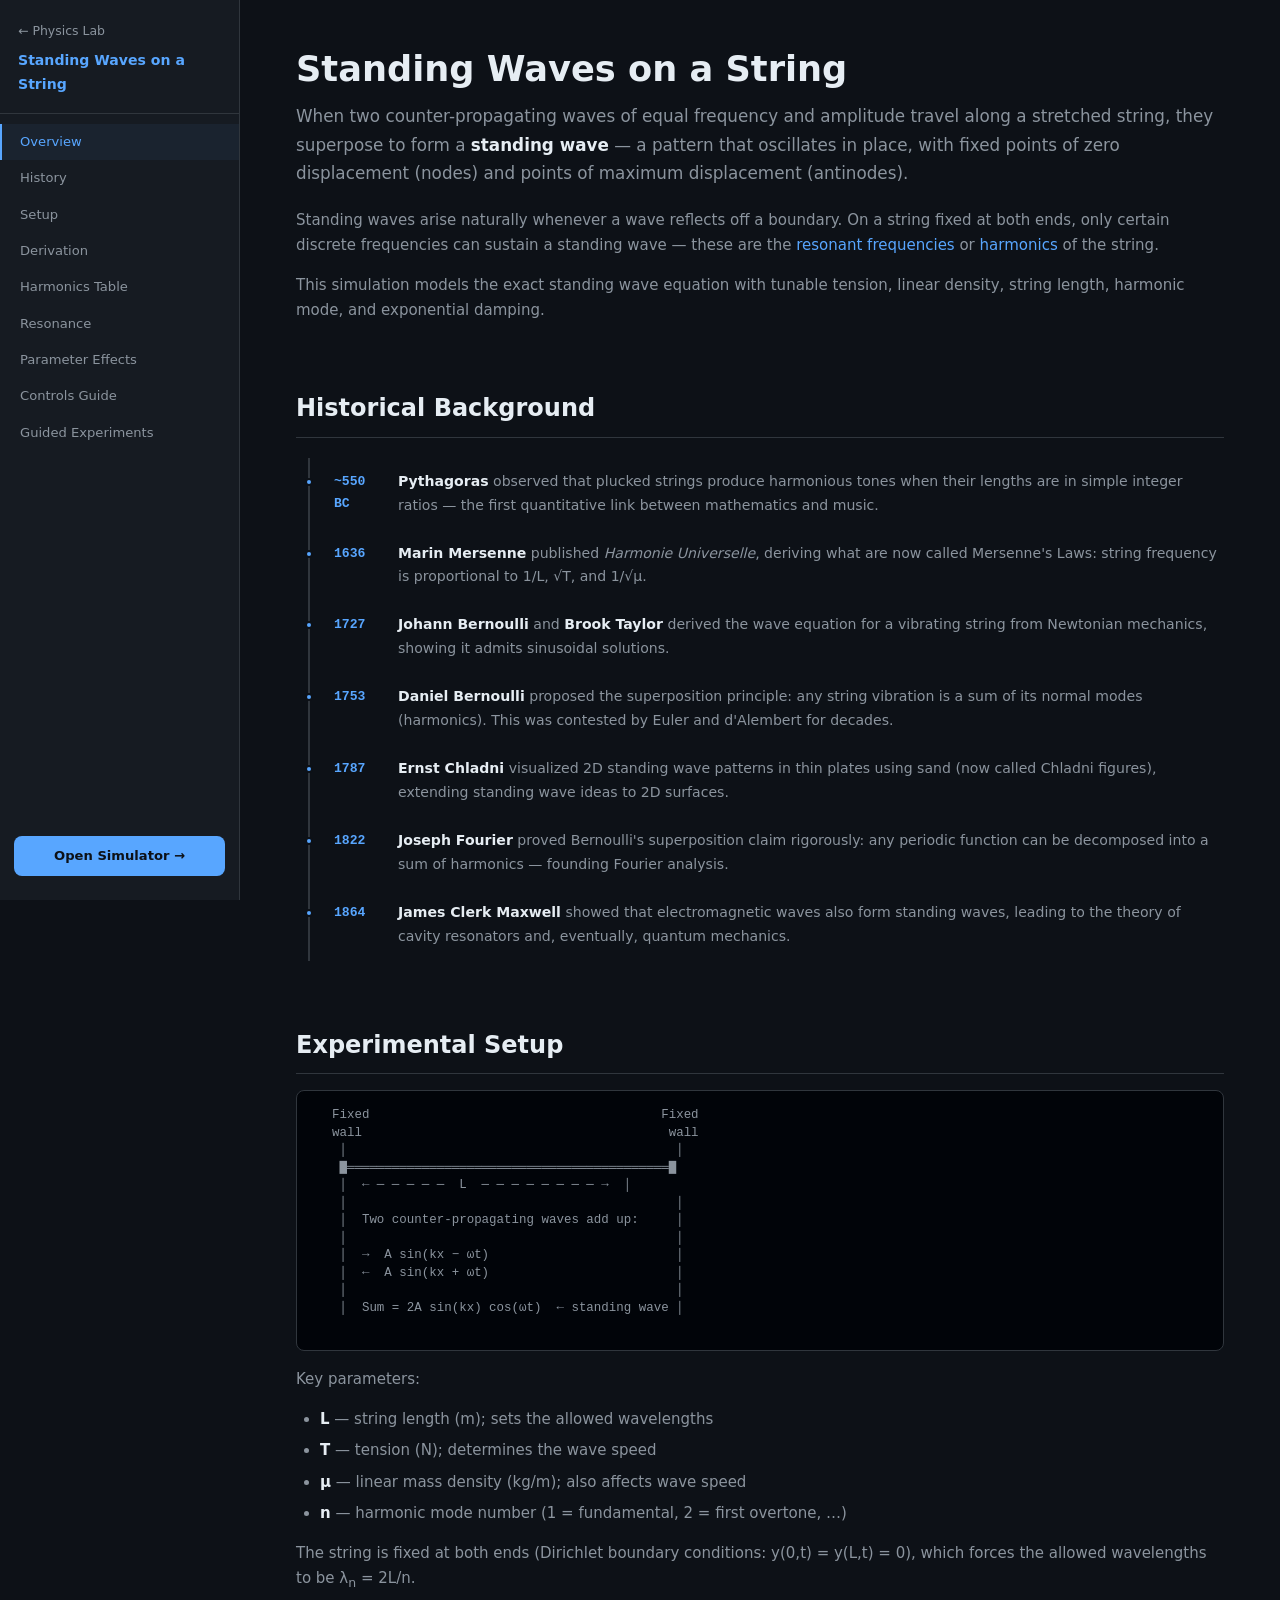
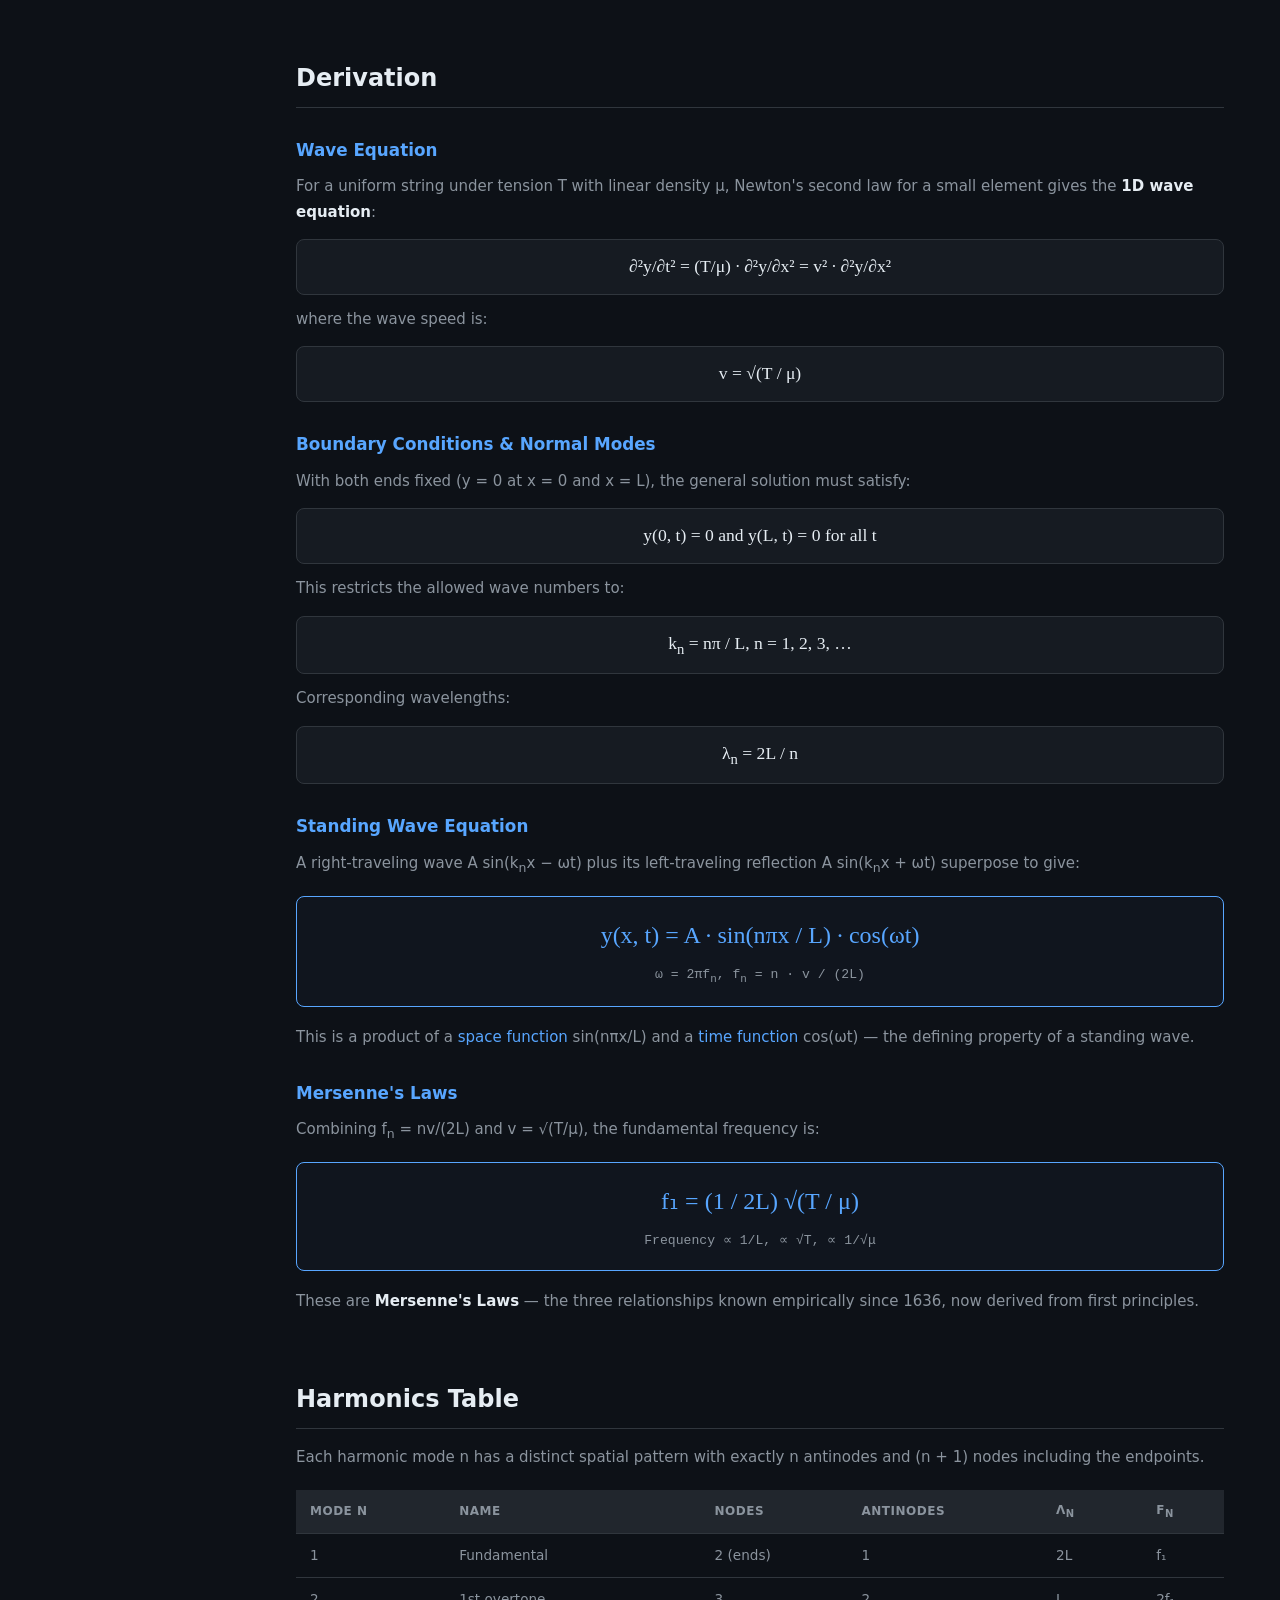
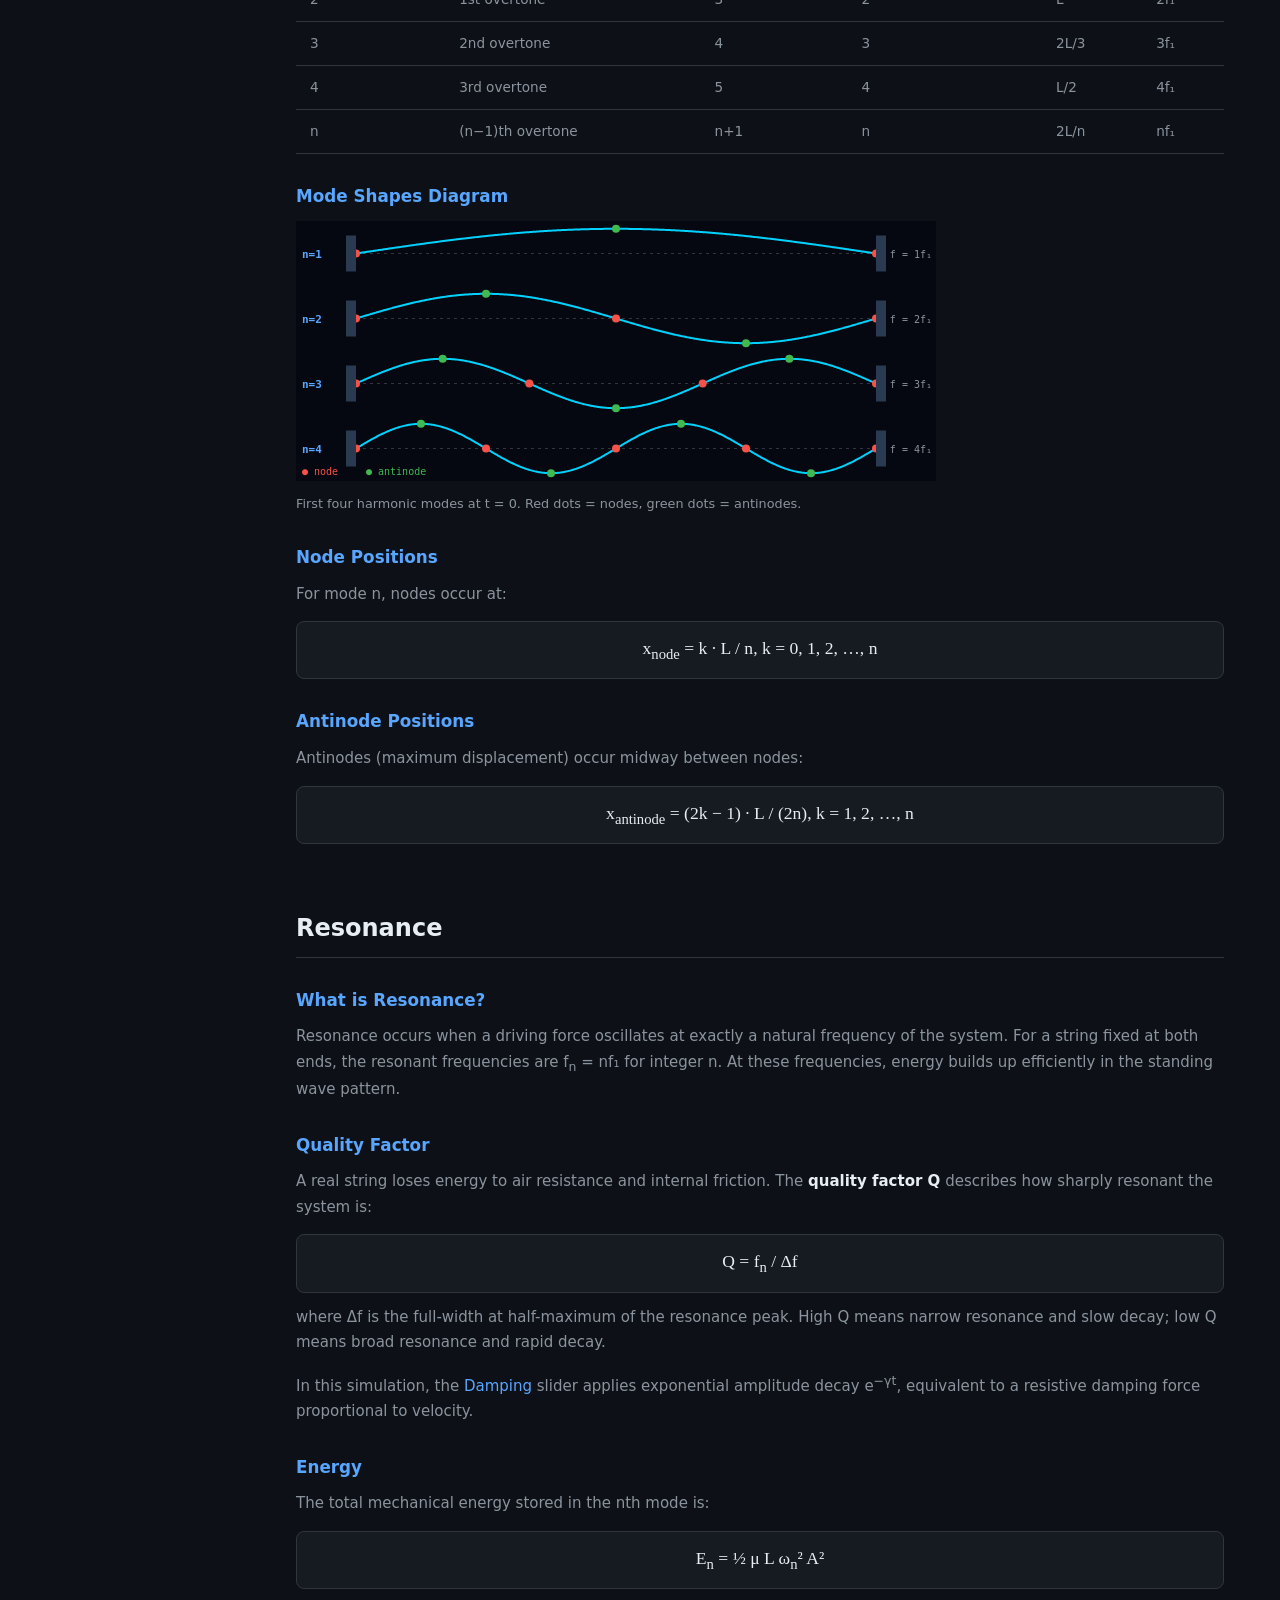
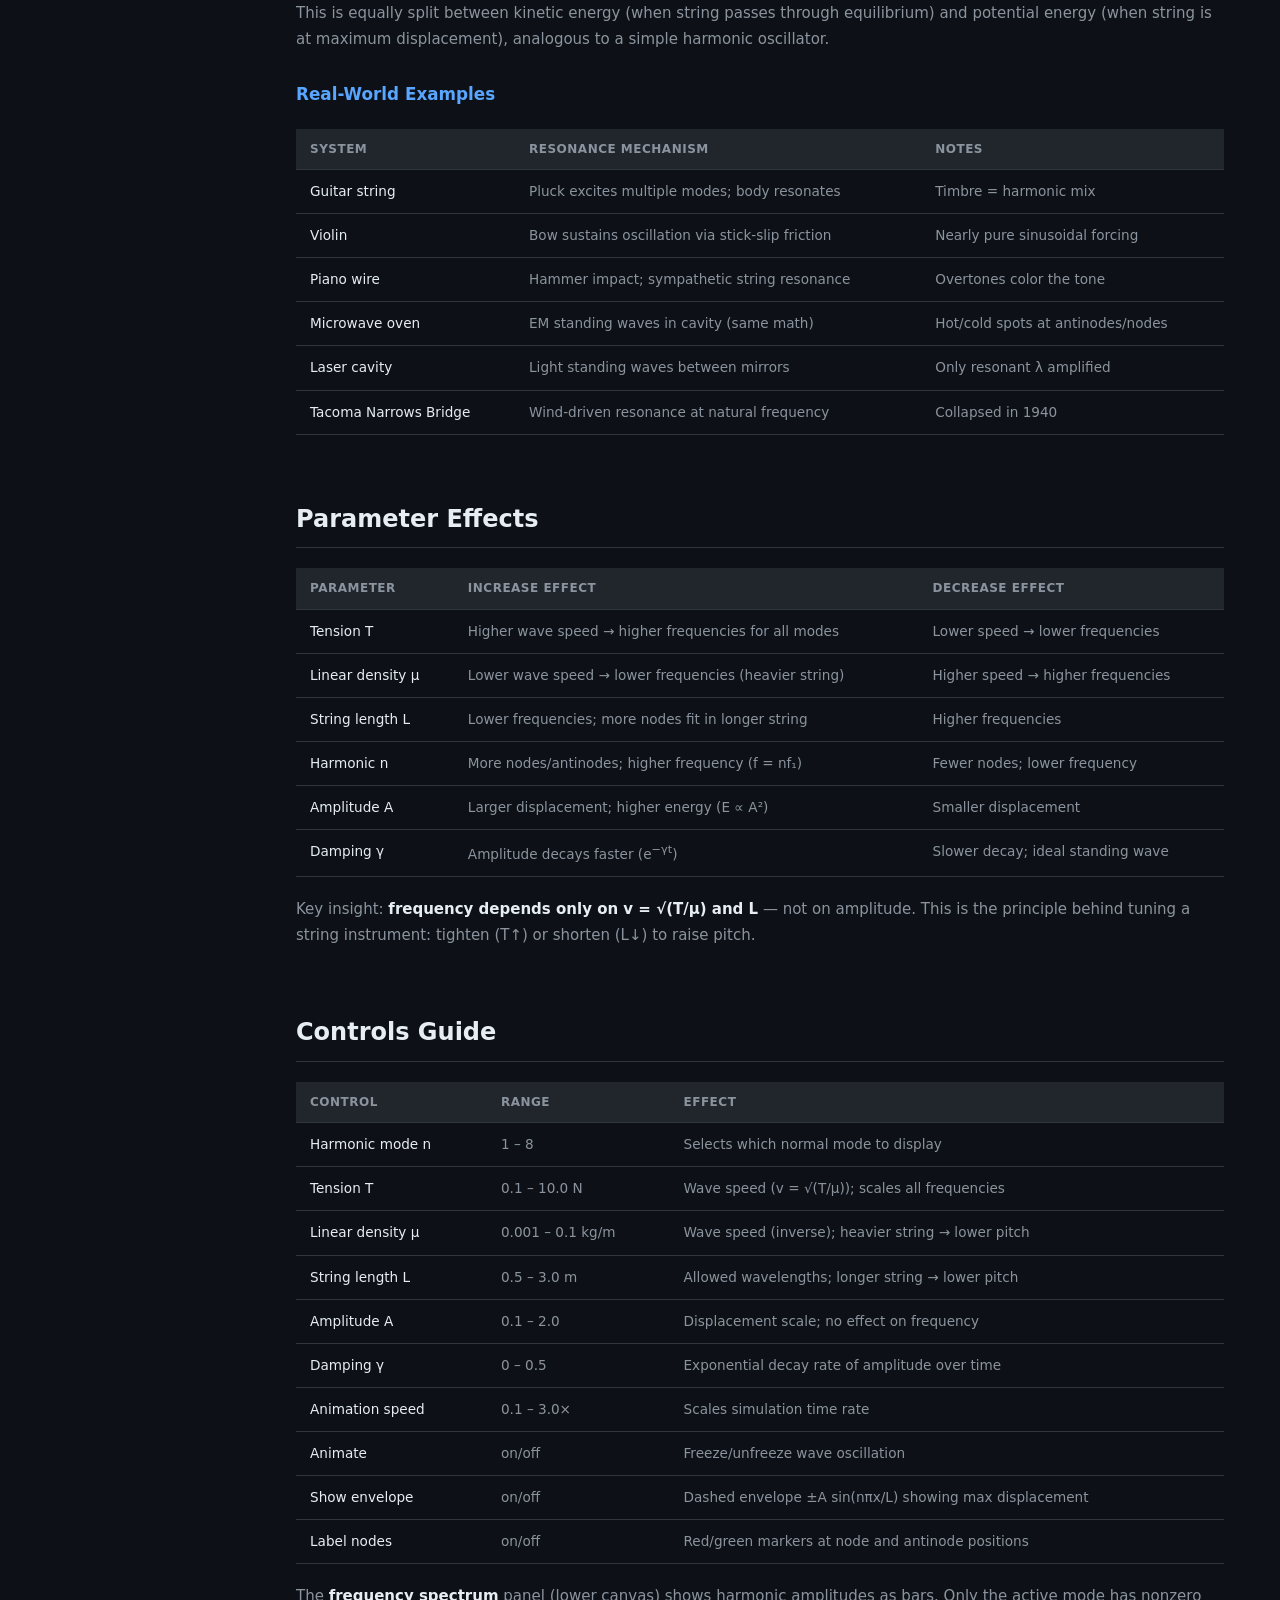
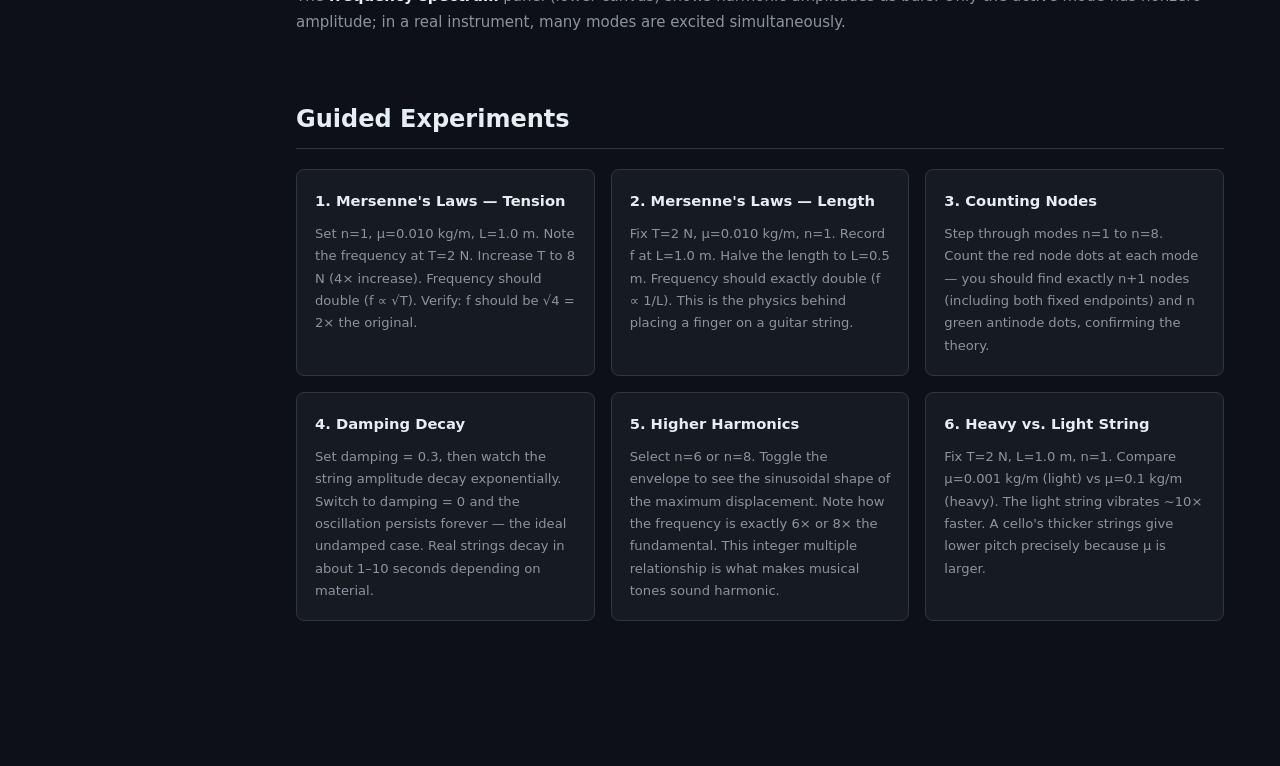
<file: standing-waves/docs.html>
<!DOCTYPE html>
<html lang="en">
<head>
  <meta charset="UTF-8" />
  <meta name="viewport" content="width=device-width, initial-scale=1.0" />
  <title>Standing Waves on a String — Docs</title>
  <link rel="stylesheet" href="docs.css" />
</head>
<body>
  <nav class="sidebar" id="sidebar">
    <div class="sidebar-header">
      <a href="../index.html" class="back-link">&larr; Physics Lab</a>
      <strong>Standing Waves on a String</strong>
    </div>
    <ul class="sidebar-nav">
      <li><a href="#overview"    class="nav-link active">Overview</a></li>
      <li><a href="#history"     class="nav-link">History</a></li>
      <li><a href="#setup"       class="nav-link">Setup</a></li>
      <li><a href="#derivation"  class="nav-link">Derivation</a></li>
      <li><a href="#harmonics"   class="nav-link">Harmonics Table</a></li>
      <li><a href="#resonance"   class="nav-link">Resonance</a></li>
      <li><a href="#parameters"  class="nav-link">Parameter Effects</a></li>
      <li><a href="#controls"    class="nav-link">Controls Guide</a></li>
      <li><a href="#experiments" class="nav-link">Guided Experiments</a></li>
    </ul>
    <div class="sidebar-footer">
      <a href="index.html">Open Simulator &rarr;</a>
    </div>
  </nav>

  <main class="doc-main">
    <article>

      <section id="overview">
        <h1>Standing Waves on a String</h1>
        <p class="lead">When two counter-propagating waves of equal frequency and amplitude travel along a stretched string, they superpose to form a <strong>standing wave</strong> — a pattern that oscillates in place, with fixed points of zero displacement (nodes) and points of maximum displacement (antinodes).</p>
        <p>Standing waves arise naturally whenever a wave reflects off a boundary. On a string fixed at both ends, only certain discrete frequencies can sustain a standing wave — these are the <em>resonant frequencies</em> or <em>harmonics</em> of the string.</p>
        <p>This simulation models the exact standing wave equation with tunable tension, linear density, string length, harmonic mode, and exponential damping.</p>
      </section>

      <section id="history">
        <h2>Historical Background</h2>
        <div class="timeline">
          <div class="timeline-item">
            <span class="year">~550 BC</span>
            <div><strong>Pythagoras</strong> observed that plucked strings produce harmonious tones when their lengths are in simple integer ratios — the first quantitative link between mathematics and music.</div>
          </div>
          <div class="timeline-item">
            <span class="year">1636</span>
            <div><strong>Marin Mersenne</strong> published <em>Harmonie Universelle</em>, deriving what are now called Mersenne's Laws: string frequency is proportional to 1/L, √T, and 1/√μ.</div>
          </div>
          <div class="timeline-item">
            <span class="year">1727</span>
            <div><strong>Johann Bernoulli</strong> and <strong>Brook Taylor</strong> derived the wave equation for a vibrating string from Newtonian mechanics, showing it admits sinusoidal solutions.</div>
          </div>
          <div class="timeline-item">
            <span class="year">1753</span>
            <div><strong>Daniel Bernoulli</strong> proposed the superposition principle: any string vibration is a sum of its normal modes (harmonics). This was contested by Euler and d'Alembert for decades.</div>
          </div>
          <div class="timeline-item">
            <span class="year">1787</span>
            <div><strong>Ernst Chladni</strong> visualized 2D standing wave patterns in thin plates using sand (now called Chladni figures), extending standing wave ideas to 2D surfaces.</div>
          </div>
          <div class="timeline-item">
            <span class="year">1822</span>
            <div><strong>Joseph Fourier</strong> proved Bernoulli's superposition claim rigorously: any periodic function can be decomposed into a sum of harmonics — founding Fourier analysis.</div>
          </div>
          <div class="timeline-item">
            <span class="year">1864</span>
            <div><strong>James Clerk Maxwell</strong> showed that electromagnetic waves also form standing waves, leading to the theory of cavity resonators and, eventually, quantum mechanics.</div>
          </div>
        </div>
      </section>

      <section id="setup">
        <h2>Experimental Setup</h2>
        <pre class="ascii-art">
  Fixed                                       Fixed
  wall                                         wall
   │                                            │
   █═══════════════════════════════════════════█
   │  ← ─ ─ ─ ─ ─  L  ─ ─ ─ ─ ─ ─ ─ ─ →  │
   │                                            │
   │  Two counter-propagating waves add up:     │
   │                                            │
   │  →  A sin(kx − ωt)                         │
   │  ←  A sin(kx + ωt)                         │
   │                                            │
   │  Sum = 2A sin(kx) cos(ωt)  ← standing wave │
        </pre>
        <p>Key parameters:</p>
        <ul>
          <li><strong>L</strong> — string length (m); sets the allowed wavelengths</li>
          <li><strong>T</strong> — tension (N); determines the wave speed</li>
          <li><strong>μ</strong> — linear mass density (kg/m); also affects wave speed</li>
          <li><strong>n</strong> — harmonic mode number (1 = fundamental, 2 = first overtone, …)</li>
        </ul>
        <p>The string is fixed at both ends (Dirichlet boundary conditions: y(0,t) = y(L,t) = 0), which forces the allowed wavelengths to be λ<sub>n</sub> = 2L/n.</p>
      </section>

      <section id="derivation">
        <h2>Derivation</h2>
        <h3>Wave Equation</h3>
        <p>For a uniform string under tension T with linear density μ, Newton's second law for a small element gives the <strong>1D wave equation</strong>:</p>
        <div class="formula-display">∂²y/∂t² = (T/μ) · ∂²y/∂x²  =  v² · ∂²y/∂x²</div>
        <p>where the wave speed is:</p>
        <div class="formula-display">v = √(T / μ)</div>

        <h3>Boundary Conditions &amp; Normal Modes</h3>
        <p>With both ends fixed (y = 0 at x = 0 and x = L), the general solution must satisfy:</p>
        <div class="formula-display">y(0, t) = 0   and   y(L, t) = 0   for all t</div>
        <p>This restricts the allowed wave numbers to:</p>
        <div class="formula-display">k<sub>n</sub> = nπ / L,  n = 1, 2, 3, …</div>
        <p>Corresponding wavelengths:</p>
        <div class="formula-display">λ<sub>n</sub> = 2L / n</div>

        <h3>Standing Wave Equation</h3>
        <p>A right-traveling wave A sin(k<sub>n</sub>x − ωt) plus its left-traveling reflection A sin(k<sub>n</sub>x + ωt) superpose to give:</p>
        <div class="formula-card">
          <div class="formula-main">y(x, t) = A · sin(nπx / L) · cos(ωt)</div>
          <div class="formula-sub">ω = 2πf<sub>n</sub>,  f<sub>n</sub> = n · v / (2L)</div>
        </div>
        <p>This is a product of a <em>space function</em> sin(nπx/L) and a <em>time function</em> cos(ωt) — the defining property of a standing wave.</p>

        <h3>Mersenne's Laws</h3>
        <p>Combining f<sub>n</sub> = nv/(2L) and v = √(T/μ), the fundamental frequency is:</p>
        <div class="formula-card">
          <div class="formula-main">f₁ = (1 / 2L) √(T / μ)</div>
          <div class="formula-sub">Frequency ∝ 1/L, ∝ √T, ∝ 1/√μ</div>
        </div>
        <p>These are <strong>Mersenne's Laws</strong> — the three relationships known empirically since 1636, now derived from first principles.</p>
      </section>

      <section id="harmonics">
        <h2>Harmonics Table</h2>
        <p>Each harmonic mode n has a distinct spatial pattern with exactly n antinodes and (n + 1) nodes including the endpoints.</p>
        <table class="params-table">
          <thead>
            <tr><th>Mode n</th><th>Name</th><th>Nodes</th><th>Antinodes</th><th>λ<sub>n</sub></th><th>f<sub>n</sub></th></tr>
          </thead>
          <tbody>
            <tr><td>1</td><td>Fundamental</td><td>2 (ends)</td><td>1</td><td>2L</td><td>f₁</td></tr>
            <tr><td>2</td><td>1st overtone</td><td>3</td><td>2</td><td>L</td><td>2f₁</td></tr>
            <tr><td>3</td><td>2nd overtone</td><td>4</td><td>3</td><td>2L/3</td><td>3f₁</td></tr>
            <tr><td>4</td><td>3rd overtone</td><td>5</td><td>4</td><td>L/2</td><td>4f₁</td></tr>
            <tr><td>n</td><td>(n−1)th overtone</td><td>n+1</td><td>n</td><td>2L/n</td><td>nf₁</td></tr>
          </tbody>
        </table>

        <h3>Mode Shapes Diagram</h3>
        <canvas id="modes-canvas" width="640" height="260"></canvas>
        <p style="font-size:0.8rem;color:var(--text-dim);margin-top:4px">First four harmonic modes at t = 0. Red dots = nodes, green dots = antinodes.</p>

        <h3>Node Positions</h3>
        <p>For mode n, nodes occur at:</p>
        <div class="formula-display">x<sub>node</sub> = k · L / n,  k = 0, 1, 2, …, n</div>

        <h3>Antinode Positions</h3>
        <p>Antinodes (maximum displacement) occur midway between nodes:</p>
        <div class="formula-display">x<sub>antinode</sub> = (2k − 1) · L / (2n),  k = 1, 2, …, n</div>
      </section>

      <section id="resonance">
        <h2>Resonance</h2>
        <h3>What is Resonance?</h3>
        <p>Resonance occurs when a driving force oscillates at exactly a natural frequency of the system. For a string fixed at both ends, the resonant frequencies are f<sub>n</sub> = nf₁ for integer n. At these frequencies, energy builds up efficiently in the standing wave pattern.</p>

        <h3>Quality Factor</h3>
        <p>A real string loses energy to air resistance and internal friction. The <strong>quality factor Q</strong> describes how sharply resonant the system is:</p>
        <div class="formula-display">Q = f<sub>n</sub> / Δf</div>
        <p>where Δf is the full-width at half-maximum of the resonance peak. High Q means narrow resonance and slow decay; low Q means broad resonance and rapid decay.</p>
        <p>In this simulation, the <em>Damping</em> slider applies exponential amplitude decay e<sup>−γt</sup>, equivalent to a resistive damping force proportional to velocity.</p>

        <h3>Energy</h3>
        <p>The total mechanical energy stored in the nth mode is:</p>
        <div class="formula-display">E<sub>n</sub> = ½ μ L ω<sub>n</sub>² A²</div>
        <p>This is equally split between kinetic energy (when string passes through equilibrium) and potential energy (when string is at maximum displacement), analogous to a simple harmonic oscillator.</p>

        <h3>Real-World Examples</h3>
        <table class="effects-table">
          <thead><tr><th>System</th><th>Resonance Mechanism</th><th>Notes</th></tr></thead>
          <tbody>
            <tr><td>Guitar string</td><td>Pluck excites multiple modes; body resonates</td><td>Timbre = harmonic mix</td></tr>
            <tr><td>Violin</td><td>Bow sustains oscillation via stick-slip friction</td><td>Nearly pure sinusoidal forcing</td></tr>
            <tr><td>Piano wire</td><td>Hammer impact; sympathetic string resonance</td><td>Overtones color the tone</td></tr>
            <tr><td>Microwave oven</td><td>EM standing waves in cavity (same math)</td><td>Hot/cold spots at antinodes/nodes</td></tr>
            <tr><td>Laser cavity</td><td>Light standing waves between mirrors</td><td>Only resonant λ amplified</td></tr>
            <tr><td>Tacoma Narrows Bridge</td><td>Wind-driven resonance at natural frequency</td><td>Collapsed in 1940</td></tr>
          </tbody>
        </table>
      </section>

      <section id="parameters">
        <h2>Parameter Effects</h2>
        <table class="effects-table">
          <thead><tr><th>Parameter</th><th>Increase Effect</th><th>Decrease Effect</th></tr></thead>
          <tbody>
            <tr><td>Tension T</td><td>Higher wave speed → higher frequencies for all modes</td><td>Lower speed → lower frequencies</td></tr>
            <tr><td>Linear density μ</td><td>Lower wave speed → lower frequencies (heavier string)</td><td>Higher speed → higher frequencies</td></tr>
            <tr><td>String length L</td><td>Lower frequencies; more nodes fit in longer string</td><td>Higher frequencies</td></tr>
            <tr><td>Harmonic n</td><td>More nodes/antinodes; higher frequency (f = nf₁)</td><td>Fewer nodes; lower frequency</td></tr>
            <tr><td>Amplitude A</td><td>Larger displacement; higher energy (E ∝ A²)</td><td>Smaller displacement</td></tr>
            <tr><td>Damping γ</td><td>Amplitude decays faster (e<sup>−γt</sup>)</td><td>Slower decay; ideal standing wave</td></tr>
          </tbody>
        </table>
        <p>Key insight: <strong>frequency depends only on v = √(T/μ) and L</strong> — not on amplitude. This is the principle behind tuning a string instrument: tighten (T↑) or shorten (L↓) to raise pitch.</p>
      </section>

      <section id="controls">
        <h2>Controls Guide</h2>
        <table class="controls-table">
          <thead><tr><th>Control</th><th>Range</th><th>Effect</th></tr></thead>
          <tbody>
            <tr><td>Harmonic mode n</td><td>1 – 8</td><td>Selects which normal mode to display</td></tr>
            <tr><td>Tension T</td><td>0.1 – 10.0 N</td><td>Wave speed (v = √(T/μ)); scales all frequencies</td></tr>
            <tr><td>Linear density μ</td><td>0.001 – 0.1 kg/m</td><td>Wave speed (inverse); heavier string → lower pitch</td></tr>
            <tr><td>String length L</td><td>0.5 – 3.0 m</td><td>Allowed wavelengths; longer string → lower pitch</td></tr>
            <tr><td>Amplitude A</td><td>0.1 – 2.0</td><td>Displacement scale; no effect on frequency</td></tr>
            <tr><td>Damping γ</td><td>0 – 0.5</td><td>Exponential decay rate of amplitude over time</td></tr>
            <tr><td>Animation speed</td><td>0.1 – 3.0×</td><td>Scales simulation time rate</td></tr>
            <tr><td>Animate</td><td>on/off</td><td>Freeze/unfreeze wave oscillation</td></tr>
            <tr><td>Show envelope</td><td>on/off</td><td>Dashed envelope ±A sin(nπx/L) showing max displacement</td></tr>
            <tr><td>Label nodes</td><td>on/off</td><td>Red/green markers at node and antinode positions</td></tr>
          </tbody>
        </table>
        <p>The <strong>frequency spectrum</strong> panel (lower canvas) shows harmonic amplitudes as bars. Only the active mode has nonzero amplitude; in a real instrument, many modes are excited simultaneously.</p>
      </section>

      <section id="experiments">
        <h2>Guided Experiments</h2>
        <div class="experiment-cards">
          <div class="exp-card">
            <h3>1. Mersenne's Laws — Tension</h3>
            <p>Set n=1, μ=0.010 kg/m, L=1.0 m. Note the frequency at T=2 N. Increase T to 8 N (4× increase). Frequency should double (f ∝ √T). Verify: f should be √4 = 2× the original.</p>
          </div>
          <div class="exp-card">
            <h3>2. Mersenne's Laws — Length</h3>
            <p>Fix T=2 N, μ=0.010 kg/m, n=1. Record f at L=1.0 m. Halve the length to L=0.5 m. Frequency should exactly double (f ∝ 1/L). This is the physics behind placing a finger on a guitar string.</p>
          </div>
          <div class="exp-card">
            <h3>3. Counting Nodes</h3>
            <p>Step through modes n=1 to n=8. Count the red node dots at each mode — you should find exactly n+1 nodes (including both fixed endpoints) and n green antinode dots, confirming the theory.</p>
          </div>
          <div class="exp-card">
            <h3>4. Damping Decay</h3>
            <p>Set damping = 0.3, then watch the string amplitude decay exponentially. Switch to damping = 0 and the oscillation persists forever — the ideal undamped case. Real strings decay in about 1–10 seconds depending on material.</p>
          </div>
          <div class="exp-card">
            <h3>5. Higher Harmonics</h3>
            <p>Select n=6 or n=8. Toggle the envelope to see the sinusoidal shape of the maximum displacement. Note how the frequency is exactly 6× or 8× the fundamental. This integer multiple relationship is what makes musical tones sound harmonic.</p>
          </div>
          <div class="exp-card">
            <h3>6. Heavy vs. Light String</h3>
            <p>Fix T=2 N, L=1.0 m, n=1. Compare μ=0.001 kg/m (light) vs μ=0.1 kg/m (heavy). The light string vibrates ~10× faster. A cello's thicker strings give lower pitch precisely because μ is larger.</p>
          </div>
        </div>
      </section>

    </article>
  </main>

  <script>
    // Sidebar active-section highlighting
    const navLinks = document.querySelectorAll('.nav-link');
    const sections = document.querySelectorAll('section[id]');
    const observer = new IntersectionObserver(entries => {
      entries.forEach(e => {
        if (e.isIntersecting) {
          navLinks.forEach(l => l.classList.remove('active'));
          const a = document.querySelector(`.nav-link[href="#${e.target.id}"]`);
          if (a) a.classList.add('active');
        }
      });
    }, { rootMargin: '-20% 0px -70% 0px' });
    sections.forEach(s => observer.observe(s));

    // Mode shapes diagram
    (function() {
      const canvas = document.getElementById('modes-canvas');
      const ctx    = canvas.getContext('2d');
      const W = canvas.width, H = canvas.height;
      ctx.fillStyle = '#050810';
      ctx.fillRect(0, 0, W, H);

      const modes  = [1, 2, 3, 4];
      const rowH   = H / modes.length;
      const PAD_X  = 60;
      const AMP    = rowH * 0.38;
      const nPts   = W - 2 * PAD_X;
      const L      = 1.0;

      modes.forEach((n, idx) => {
        const cy = rowH * idx + rowH / 2;

        // Row label
        ctx.fillStyle = '#58a6ff';
        ctx.font = 'bold 11px monospace';
        ctx.textAlign = 'left';
        ctx.fillText(`n=${n}`, 6, cy + 4);

        // Equilibrium baseline
        ctx.strokeStyle = '#30363d';
        ctx.lineWidth = 1;
        ctx.setLineDash([3, 4]);
        ctx.beginPath(); ctx.moveTo(PAD_X, cy); ctx.lineTo(W - PAD_X, cy); ctx.stroke();
        ctx.setLineDash([]);

        // String shape
        ctx.beginPath();
        for (let i = 0; i <= nPts; i++) {
          const xFrac  = i / nPts;
          const x_phys = xFrac * L;
          const y      = Math.sin(n * Math.PI * x_phys / L);
          const px     = PAD_X + i;
          const py     = cy - y * AMP;
          i === 0 ? ctx.moveTo(px, py) : ctx.lineTo(px, py);
        }
        ctx.strokeStyle = '#00d2ff';
        ctx.lineWidth = 2;
        ctx.stroke();

        // Nodes (red)
        for (let k = 0; k <= n; k++) {
          const x_phys = k * L / n;
          const px = PAD_X + (x_phys / L) * nPts;
          ctx.beginPath(); ctx.arc(px, cy, 4, 0, 2 * Math.PI);
          ctx.fillStyle = '#f85149'; ctx.fill();
        }

        // Antinodes (green)
        for (let k = 1; k <= n; k++) {
          const x_phys = (2 * k - 1) * L / (2 * n);
          const px = PAD_X + (x_phys / L) * nPts;
          const py = cy - Math.sin(n * Math.PI * x_phys / L) * AMP;
          ctx.beginPath(); ctx.arc(px, py, 4, 0, 2 * Math.PI);
          ctx.fillStyle = '#3fb950'; ctx.fill();
        }

        // Walls
        ctx.fillStyle = '#2a3a50';
        ctx.fillRect(PAD_X - 10, cy - 18, 10, 36);
        ctx.fillRect(W - PAD_X, cy - 18, 10, 36);

        // Frequency label
        ctx.fillStyle = '#8b949e';
        ctx.font = '10px monospace';
        ctx.textAlign = 'right';
        ctx.fillText(`f = ${n}f₁`, W - 4, cy + 4);
      });

      // Legend
      ctx.fillStyle = '#f85149'; ctx.font = '10px monospace'; ctx.textAlign = 'left';
      ctx.fillText('● node', 6, H - 6);
      ctx.fillStyle = '#3fb950';
      ctx.fillText('● antinode', 70, H - 6);
    })();
  </script>
</body>
</html>
</file>
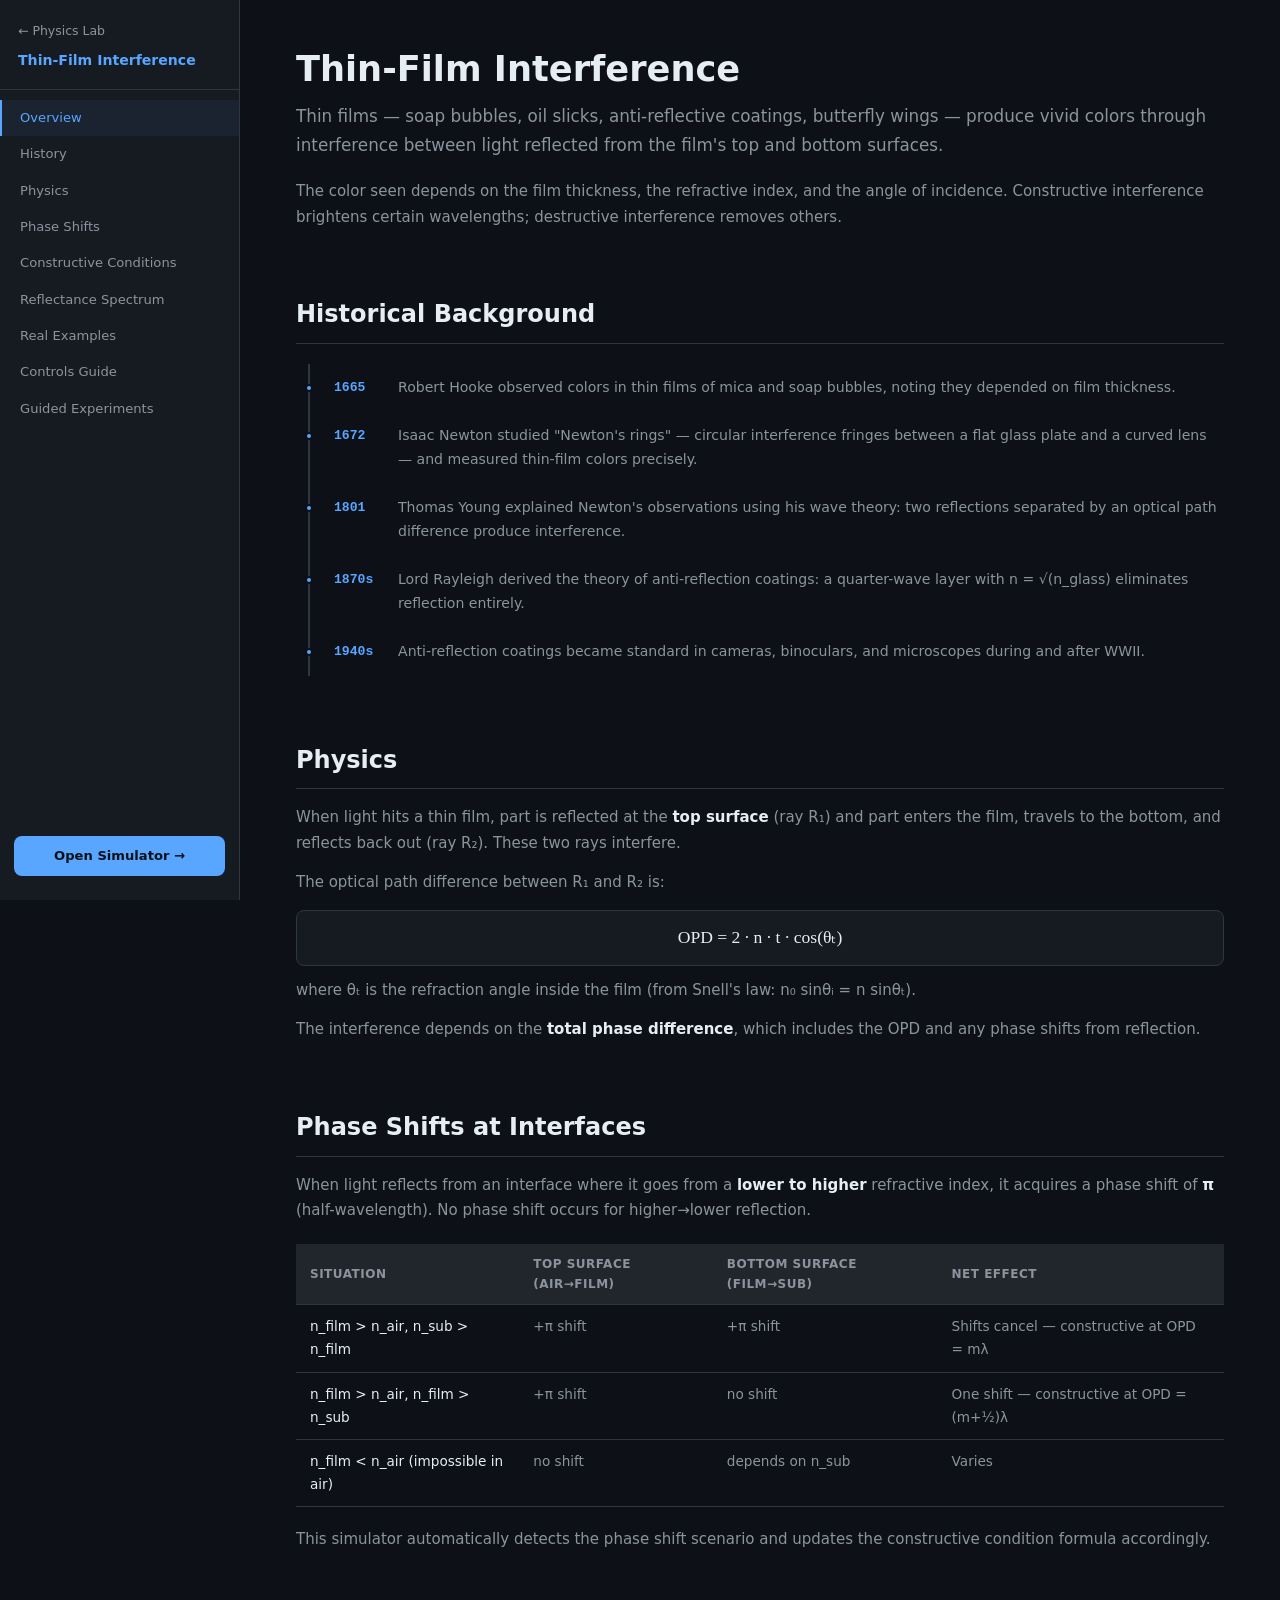
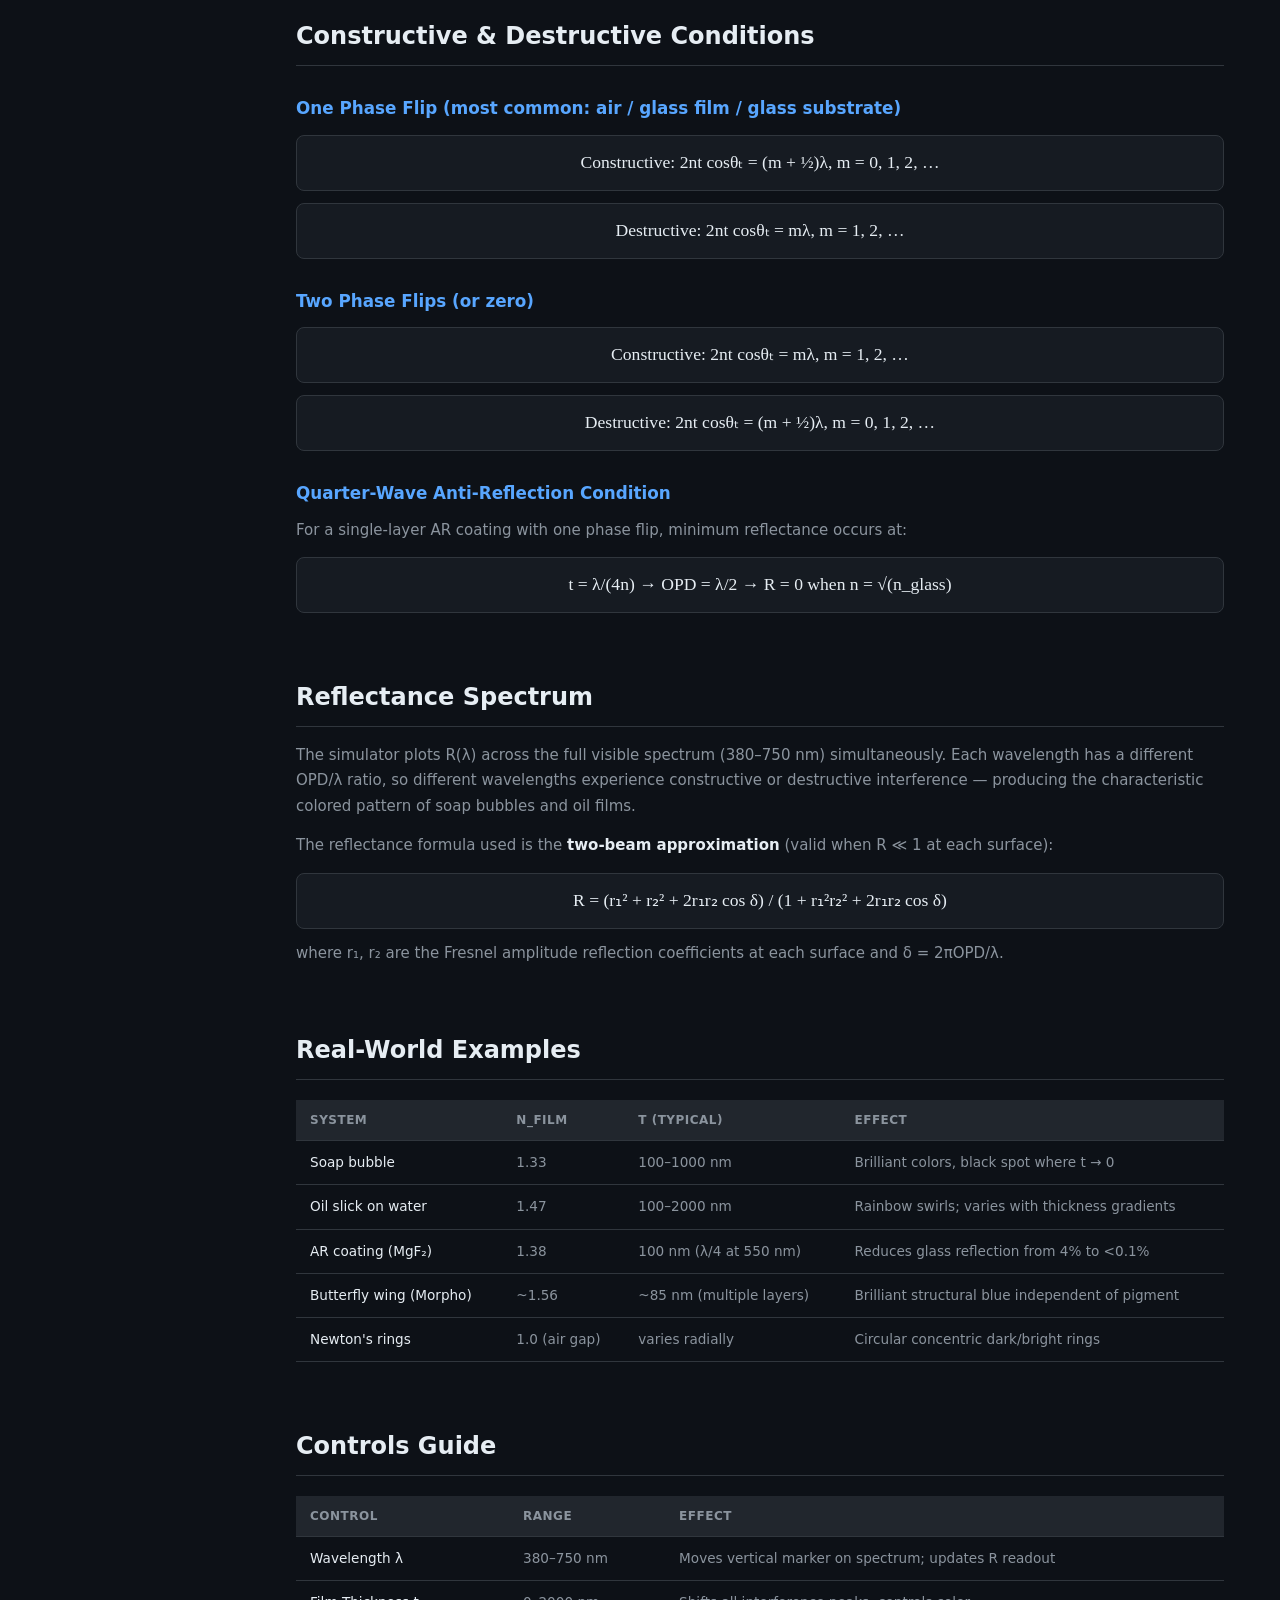
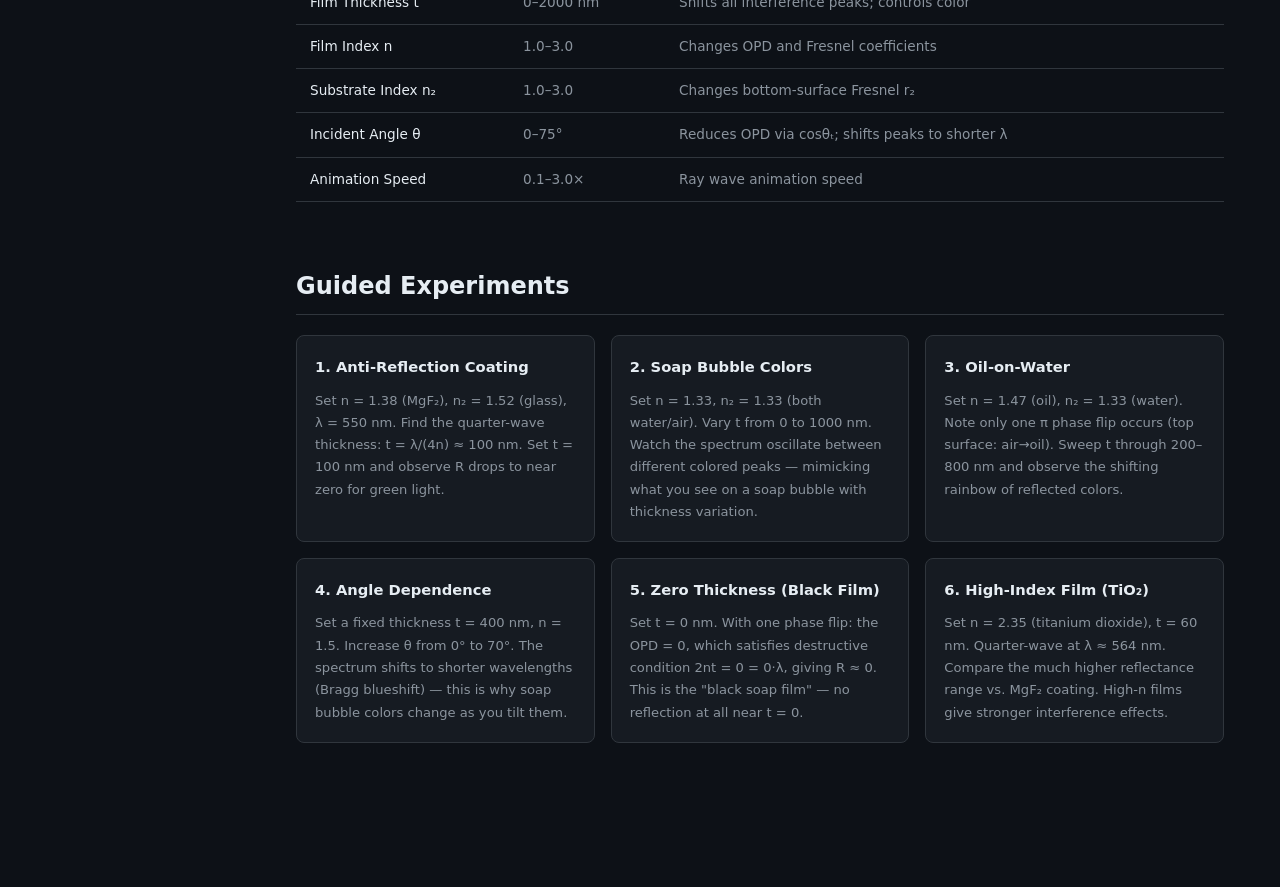
<file: thin-film/docs.html>
<!DOCTYPE html>
<html lang="en">
<head>
  <meta charset="UTF-8" />
  <meta name="viewport" content="width=device-width, initial-scale=1.0" />
  <title>Thin-Film Interference — Docs</title>
  <link rel="stylesheet" href="docs.css" />
</head>
<body>
  <nav class="sidebar" id="sidebar">
    <div class="sidebar-header">
      <a href="../index.html" class="back-link">&larr; Physics Lab</a>
      <strong>Thin-Film Interference</strong>
    </div>
    <ul class="sidebar-nav">
      <li><a href="#overview" class="nav-link active">Overview</a></li>
      <li><a href="#history" class="nav-link">History</a></li>
      <li><a href="#physics" class="nav-link">Physics</a></li>
      <li><a href="#phase-shifts" class="nav-link">Phase Shifts</a></li>
      <li><a href="#conditions" class="nav-link">Constructive Conditions</a></li>
      <li><a href="#spectrum" class="nav-link">Reflectance Spectrum</a></li>
      <li><a href="#examples" class="nav-link">Real Examples</a></li>
      <li><a href="#controls" class="nav-link">Controls Guide</a></li>
      <li><a href="#experiments" class="nav-link">Guided Experiments</a></li>
    </ul>
    <div class="sidebar-footer">
      <a href="index.html">Open Simulator &rarr;</a>
    </div>
  </nav>

  <main class="doc-main">
    <article>

      <section id="overview">
        <h1>Thin-Film Interference</h1>
        <p class="lead">Thin films — soap bubbles, oil slicks, anti-reflective coatings, butterfly wings — produce vivid colors through interference between light reflected from the film's top and bottom surfaces.</p>
        <p>The color seen depends on the film thickness, the refractive index, and the angle of incidence. Constructive interference brightens certain wavelengths; destructive interference removes others.</p>
      </section>

      <section id="history">
        <h2>Historical Background</h2>
        <div class="timeline">
          <div class="timeline-item"><span class="year">1665</span><div>Robert Hooke observed colors in thin films of mica and soap bubbles, noting they depended on film thickness.</div></div>
          <div class="timeline-item"><span class="year">1672</span><div>Isaac Newton studied "Newton's rings" — circular interference fringes between a flat glass plate and a curved lens — and measured thin-film colors precisely.</div></div>
          <div class="timeline-item"><span class="year">1801</span><div>Thomas Young explained Newton's observations using his wave theory: two reflections separated by an optical path difference produce interference.</div></div>
          <div class="timeline-item"><span class="year">1870s</span><div>Lord Rayleigh derived the theory of anti-reflection coatings: a quarter-wave layer with n = √(n_glass) eliminates reflection entirely.</div></div>
          <div class="timeline-item"><span class="year">1940s</span><div>Anti-reflection coatings became standard in cameras, binoculars, and microscopes during and after WWII.</div></div>
        </div>
      </section>

      <section id="physics">
        <h2>Physics</h2>
        <p>When light hits a thin film, part is reflected at the <strong>top surface</strong> (ray R₁) and part enters the film, travels to the bottom, and reflects back out (ray R₂). These two rays interfere.</p>
        <p>The optical path difference between R₁ and R₂ is:</p>
        <div class="formula-display">OPD = 2 · n · t · cos(θₜ)</div>
        <p>where θₜ is the refraction angle inside the film (from Snell's law: n₀ sinθᵢ = n sinθₜ).</p>
        <p>The interference depends on the <strong>total phase difference</strong>, which includes the OPD and any phase shifts from reflection.</p>
      </section>

      <section id="phase-shifts">
        <h2>Phase Shifts at Interfaces</h2>
        <p>When light reflects from an interface where it goes from a <strong>lower to higher</strong> refractive index, it acquires a phase shift of <strong>π</strong> (half-wavelength). No phase shift occurs for higher→lower reflection.</p>
        <table class="effects-table">
          <thead><tr><th>Situation</th><th>Top surface (air→film)</th><th>Bottom surface (film→sub)</th><th>Net effect</th></tr></thead>
          <tbody>
            <tr><td>n_film &gt; n_air, n_sub &gt; n_film</td><td>+π shift</td><td>+π shift</td><td>Shifts cancel — constructive at OPD = mλ</td></tr>
            <tr><td>n_film &gt; n_air, n_film &gt; n_sub</td><td>+π shift</td><td>no shift</td><td>One shift — constructive at OPD = (m+½)λ</td></tr>
            <tr><td>n_film &lt; n_air (impossible in air)</td><td>no shift</td><td>depends on n_sub</td><td>Varies</td></tr>
          </tbody>
        </table>
        <p>This simulator automatically detects the phase shift scenario and updates the constructive condition formula accordingly.</p>
      </section>

      <section id="conditions">
        <h2>Constructive &amp; Destructive Conditions</h2>
        <h3>One Phase Flip (most common: air / glass film / glass substrate)</h3>
        <div class="formula-display">Constructive: 2nt cosθₜ = (m + ½)λ,  m = 0, 1, 2, …</div>
        <div class="formula-display">Destructive:  2nt cosθₜ = mλ,  m = 1, 2, …</div>
        <h3>Two Phase Flips (or zero)</h3>
        <div class="formula-display">Constructive: 2nt cosθₜ = mλ,  m = 1, 2, …</div>
        <div class="formula-display">Destructive:  2nt cosθₜ = (m + ½)λ,  m = 0, 1, 2, …</div>
        <h3>Quarter-Wave Anti-Reflection Condition</h3>
        <p>For a single-layer AR coating with one phase flip, minimum reflectance occurs at:</p>
        <div class="formula-display">t = λ/(4n)  →  OPD = λ/2  →  R = 0 when n = √(n_glass)</div>
      </section>

      <section id="spectrum">
        <h2>Reflectance Spectrum</h2>
        <p>The simulator plots R(λ) across the full visible spectrum (380–750 nm) simultaneously. Each wavelength has a different OPD/λ ratio, so different wavelengths experience constructive or destructive interference — producing the characteristic colored pattern of soap bubbles and oil films.</p>
        <p>The reflectance formula used is the <strong>two-beam approximation</strong> (valid when R ≪ 1 at each surface):</p>
        <div class="formula-display">R = (r₁² + r₂² + 2r₁r₂ cos δ) / (1 + r₁²r₂² + 2r₁r₂ cos δ)</div>
        <p>where r₁, r₂ are the Fresnel amplitude reflection coefficients at each surface and δ = 2πOPD/λ.</p>
      </section>

      <section id="examples">
        <h2>Real-World Examples</h2>
        <table class="effects-table">
          <thead><tr><th>System</th><th>n_film</th><th>t (typical)</th><th>Effect</th></tr></thead>
          <tbody>
            <tr><td>Soap bubble</td><td>1.33</td><td>100–1000 nm</td><td>Brilliant colors, black spot where t → 0</td></tr>
            <tr><td>Oil slick on water</td><td>1.47</td><td>100–2000 nm</td><td>Rainbow swirls; varies with thickness gradients</td></tr>
            <tr><td>AR coating (MgF₂)</td><td>1.38</td><td>100 nm (λ/4 at 550 nm)</td><td>Reduces glass reflection from 4% to &lt;0.1%</td></tr>
            <tr><td>Butterfly wing (Morpho)</td><td>~1.56</td><td>~85 nm (multiple layers)</td><td>Brilliant structural blue independent of pigment</td></tr>
            <tr><td>Newton's rings</td><td>1.0 (air gap)</td><td>varies radially</td><td>Circular concentric dark/bright rings</td></tr>
          </tbody>
        </table>
      </section>

      <section id="controls">
        <h2>Controls Guide</h2>
        <table class="controls-table">
          <thead><tr><th>Control</th><th>Range</th><th>Effect</th></tr></thead>
          <tbody>
            <tr><td>Wavelength λ</td><td>380–750 nm</td><td>Moves vertical marker on spectrum; updates R readout</td></tr>
            <tr><td>Film Thickness t</td><td>0–2000 nm</td><td>Shifts all interference peaks; controls color</td></tr>
            <tr><td>Film Index n</td><td>1.0–3.0</td><td>Changes OPD and Fresnel coefficients</td></tr>
            <tr><td>Substrate Index n₂</td><td>1.0–3.0</td><td>Changes bottom-surface Fresnel r₂</td></tr>
            <tr><td>Incident Angle θ</td><td>0–75°</td><td>Reduces OPD via cosθₜ; shifts peaks to shorter λ</td></tr>
            <tr><td>Animation Speed</td><td>0.1–3.0×</td><td>Ray wave animation speed</td></tr>
          </tbody>
        </table>
      </section>

      <section id="experiments">
        <h2>Guided Experiments</h2>
        <div class="experiment-cards">
          <div class="exp-card"><h3>1. Anti-Reflection Coating</h3><p>Set n = 1.38 (MgF₂), n₂ = 1.52 (glass), λ = 550 nm. Find the quarter-wave thickness: t = λ/(4n) ≈ 100 nm. Set t = 100 nm and observe R drops to near zero for green light.</p></div>
          <div class="exp-card"><h3>2. Soap Bubble Colors</h3><p>Set n = 1.33, n₂ = 1.33 (both water/air). Vary t from 0 to 1000 nm. Watch the spectrum oscillate between different colored peaks — mimicking what you see on a soap bubble with thickness variation.</p></div>
          <div class="exp-card"><h3>3. Oil-on-Water</h3><p>Set n = 1.47 (oil), n₂ = 1.33 (water). Note only one π phase flip occurs (top surface: air→oil). Sweep t through 200–800 nm and observe the shifting rainbow of reflected colors.</p></div>
          <div class="exp-card"><h3>4. Angle Dependence</h3><p>Set a fixed thickness t = 400 nm, n = 1.5. Increase θ from 0° to 70°. The spectrum shifts to shorter wavelengths (Bragg blueshift) — this is why soap bubble colors change as you tilt them.</p></div>
          <div class="exp-card"><h3>5. Zero Thickness (Black Film)</h3><p>Set t = 0 nm. With one phase flip: the OPD = 0, which satisfies destructive condition 2nt = 0 = 0·λ, giving R ≈ 0. This is the "black soap film" — no reflection at all near t = 0.</p></div>
          <div class="exp-card"><h3>6. High-Index Film (TiO₂)</h3><p>Set n = 2.35 (titanium dioxide), t = 60 nm. Quarter-wave at λ ≈ 564 nm. Compare the much higher reflectance range vs. MgF₂ coating. High-n films give stronger interference effects.</p></div>
        </div>
      </section>

    </article>
  </main>

  <script>
    const navLinks = document.querySelectorAll('.nav-link');
    const sections = document.querySelectorAll('section[id]');
    const observer = new IntersectionObserver(entries => {
      entries.forEach(e => {
        if (e.isIntersecting) {
          navLinks.forEach(l => l.classList.remove('active'));
          const a = document.querySelector(`.nav-link[href="#${e.target.id}"]`);
          if (a) a.classList.add('active');
        }
      });
    }, { rootMargin: '-20% 0px -70% 0px' });
    sections.forEach(s => observer.observe(s));
  </script>
</body>
</html>
</file>
<file: artemis2/style.css>
/* ─── Reset & Base ─────────────────────────────────────────────────────── */
*, *::before, *::after { box-sizing: border-box; margin: 0; padding: 0; }

:root {
  --bg:        #0d1117;
  --bg2:       #161b22;
  --bg3:       #21262d;
  --border:    #30363d;
  --text:      #e6edf3;
  --text-dim:  #8b949e;
  --accent:    #58a6ff;
  --accent2:   #f78166;
  --green:     #3fb950;
  --gold:      #e3b341;
  --radius:    8px;
  --panel-w:   240px;
}

html, body {
  height: 100%;
  background: var(--bg);
  color: var(--text);
  font-family: 'Segoe UI', system-ui, sans-serif;
  font-size: 14px;
  line-height: 1.5;
}

/* ─── Header ────────────────────────────────────────────────────────────── */
header {
  padding: 14px 24px;
  border-bottom: 1px solid var(--border);
  background: var(--bg2);
  display: flex;
  align-items: baseline;
  gap: 16px;
}
header h1 {
  font-size: 1.2rem;
  font-weight: 600;
  color: var(--accent);
  letter-spacing: 0.3px;
}
header .subtitle {
  font-size: 0.8rem;
  color: var(--text-dim);
}
.version-badge {
  font-size: 0.65rem;
  font-weight: 500;
  color: var(--text-dim);
  border: 1px solid var(--border);
  border-radius: 4px;
  padding: 1px 6px;
  vertical-align: middle;
  letter-spacing: 0.04em;
}
.docs-link {
  margin-left: auto;
  font-size: 0.8rem;
  color: var(--accent);
  text-decoration: none;
  padding: 4px 12px;
  border: 1px solid var(--accent);
  border-radius: 4px;
  transition: background 0.15s;
}
.docs-link:hover { background: #58a6ff18; }
.back-link {
  font-size: 0.8rem;
  color: var(--text-dim);
  text-decoration: none;
  padding: 4px 10px;
  border: 1px solid var(--border);
  border-radius: 4px;
  transition: color 0.15s, border-color 0.15s;
  white-space: nowrap;
}
.back-link:hover { color: var(--accent); border-color: var(--accent); }

/* ─── Main Layout ───────────────────────────────────────────────────────── */
main {
  display: grid;
  grid-template-columns: var(--panel-w) 1fr var(--panel-w);
  height: calc(100vh - 53px);
  overflow: hidden;
}

/* ─── Panels ────────────────────────────────────────────────────────────── */
.controls-panel,
.formula-panel {
  background: var(--bg2);
  border-right: 1px solid var(--border);
  overflow-y: auto;
  padding: 16px 14px;
}
.formula-panel {
  border-right: none;
  border-left: 1px solid var(--border);
}
.controls-panel h2,
.formula-panel h2 {
  font-size: 0.75rem;
  font-weight: 600;
  text-transform: uppercase;
  letter-spacing: 1px;
  color: var(--text-dim);
  margin-bottom: 14px;
}

/* ─── Control Groups ────────────────────────────────────────────────────── */
.control-group { margin-bottom: 18px; }
.control-group label {
  display: flex;
  justify-content: space-between;
  align-items: center;
  font-size: 0.82rem;
  color: var(--text-dim);
  margin-bottom: 6px;
}
.value-display {
  font-family: 'Courier New', monospace;
  font-size: 0.78rem;
  color: var(--accent);
  background: var(--bg3);
  padding: 1px 6px;
  border-radius: 4px;
  min-width: 72px;
  text-align: right;
}
input[type="range"] {
  -webkit-appearance: none;
  width: 100%;
  height: 4px;
  background: var(--bg3);
  border-radius: 2px;
  outline: none;
  cursor: pointer;
}
input[type="range"]::-webkit-slider-thumb {
  -webkit-appearance: none;
  width: 14px; height: 14px;
  border-radius: 50%;
  background: var(--accent);
  border: 2px solid var(--bg2);
  cursor: pointer;
  transition: background 0.15s;
}
input[type="range"]::-webkit-slider-thumb:hover { background: #79c0ff; }

/* ─── Toggle switches ───────────────────────────────────────────────────── */
.toggle-group { display: flex; flex-direction: column; gap: 10px; }
.toggle-label {
  display: flex;
  align-items: center;
  gap: 10px;
  cursor: pointer;
  font-size: 0.82rem;
  color: var(--text-dim);
  user-select: none;
}
.toggle-label input[type="checkbox"] { display: none; }
.toggle-switch {
  position: relative;
  width: 32px; height: 18px;
  background: var(--bg3);
  border-radius: 9px;
  border: 1px solid var(--border);
  transition: background 0.2s;
  flex-shrink: 0;
}
.toggle-switch::after {
  content: '';
  position: absolute;
  top: 2px; left: 2px;
  width: 12px; height: 12px;
  border-radius: 50%;
  background: var(--text-dim);
  transition: transform 0.2s, background 0.2s;
}
.toggle-label input:checked + .toggle-switch { background: var(--accent); border-color: var(--accent); }
.toggle-label input:checked + .toggle-switch::after { transform: translateX(14px); background: #fff; }

/* ─── Button row ────────────────────────────────────────────────────────── */
.btn-row {
  display: flex;
  gap: 8px;
  margin-top: 4px;
}
.btn {
  flex: 1;
  padding: 6px 0;
  font-size: 0.8rem;
  font-family: inherit;
  border-radius: 5px;
  border: 1px solid var(--border);
  background: var(--bg3);
  color: var(--text);
  cursor: pointer;
  transition: border-color 0.15s, background 0.15s;
}
.btn:hover { border-color: var(--accent); color: var(--accent); }
.btn--primary { border-color: var(--accent); color: var(--accent); }
.btn--primary:hover { background: #58a6ff18; }

/* ─── Playback Bar ──────────────────────────────────────────────────────── */
.playback-bar {
  display: flex;
  align-items: center;
  gap: 8px;
  background: var(--bg2);
  border: 1px solid var(--border);
  border-radius: var(--radius);
  padding: 6px 10px;
  margin-bottom: 8px;
}
.pb-btn {
  flex: 0 0 auto;
  background: none;
  border: 1px solid var(--border);
  border-radius: 6px;
  color: var(--text);
  cursor: pointer;
  font-size: 1rem;
  width: 32px;
  height: 32px;
  display: flex;
  align-items: center;
  justify-content: center;
  transition: border-color .15s, color .15s, background .15s;
}
.pb-btn:hover { border-color: var(--accent); color: var(--accent); }
.pb-btn--primary { border-color: var(--accent); color: var(--accent); }
.pb-btn--primary:hover { background: #58a6ff18; }
.pb-scrubber-wrap {
  flex: 1;
  min-width: 0;
}
#pb-scrubber {
  width: 100%;
  accent-color: var(--accent);
  cursor: pointer;
}
.pb-time {
  flex: 0 0 auto;
  font-family: 'Courier New', monospace;
  font-size: 0.75rem;
  color: var(--text-dim);
  white-space: nowrap;
}

/* ─── Canvas Area ───────────────────────────────────────────────────────── */
.canvas-area {
  display: flex;
  flex-direction: column;
  background: var(--bg);
  overflow: hidden;
  padding: 12px;
  gap: 10px;
}
.canvas-wrapper {
  flex: 1;
  display: flex;
  flex-direction: column;
  min-height: 0;
}
.canvas-wrapper:last-child { flex: 0 0 140px; }
.canvas-label {
  font-size: 0.72rem;
  text-transform: uppercase;
  letter-spacing: 0.8px;
  color: var(--text-dim);
  margin-bottom: 6px;
}
.canvas-label-row {
  display: flex;
  align-items: center;
  justify-content: space-between;
  gap: 6px;
  margin-bottom: 6px;
}
.legend {
  display: flex;
  align-items: center;
  gap: 5px;
  font-size: 0.7rem;
  color: var(--text-dim);
  flex-wrap: wrap;
}
.legend-dot {
  display: inline-block;
  width: 9px; height: 9px;
  border-radius: 50%;
  flex-shrink: 0;
}
canvas {
  display: block;
  width: 100%; height: 100%;
  border-radius: var(--radius);
  border: 1px solid var(--border);
  background: #000;
}

/* ─── Formula Panel ─────────────────────────────────────────────────────── */
.formula-block {
  margin-bottom: 18px;
  padding-bottom: 14px;
  border-bottom: 1px solid var(--border);
}
.formula-block:last-child { border-bottom: none; }
.formula-title {
  font-size: 0.7rem;
  text-transform: uppercase;
  letter-spacing: 0.8px;
  color: var(--text-dim);
  margin-bottom: 6px;
}
.formula {
  font-family: 'Georgia', serif;
  font-size: 0.95rem;
  color: var(--text);
  margin-bottom: 3px;
}
.formula-note { font-size: 0.75rem; color: var(--text-dim); }
.formula-live {
  font-family: 'Courier New', monospace;
  font-size: 0.82rem;
  color: var(--green);
  margin-top: 4px;
}

/* ─── Parameter Table ───────────────────────────────────────────────────── */
.param-table {
  width: 100%;
  border-collapse: collapse;
  font-size: 0.78rem;
}
.param-table td { padding: 3px 0; color: var(--text-dim); }
.param-table td:first-child {
  font-family: 'Georgia', serif;
  color: var(--text);
  width: 28px;
}
.param-table td:last-child {
  font-family: 'Courier New', monospace;
  color: var(--accent);
  text-align: right;
}

/* ─── Event badges ───────────────────────────────────────────────────────── */
.event-list { display: flex; flex-direction: column; gap: 5px; }
.event-item {
  display: flex;
  align-items: center;
  gap: 8px;
  font-size: 0.76rem;
}
.event-dot {
  width: 8px; height: 8px;
  border-radius: 50%;
  flex-shrink: 0;
}
.event-label { color: var(--text-dim); flex: 1; }
.event-time {
  font-family: 'Courier New', monospace;
  font-size: 0.72rem;
  color: var(--accent);
}

/* ─── Scrollbar ─────────────────────────────────────────────────────────── */
::-webkit-scrollbar { width: 6px; }
::-webkit-scrollbar-track { background: transparent; }
::-webkit-scrollbar-thumb { background: var(--border); border-radius: 3px; }

/* ─── Footer ─────────────────────────────────────────────────────────────── */
.site-footer {
  display: flex;
  align-items: center;
  justify-content: center;
  gap: 24px;
  flex-wrap: wrap;
  padding: 16px 24px;
  border-top: 1px solid var(--border);
  font-size: 0.78rem;
  color: var(--text-dim);
  background: var(--bg2);
}
.site-footer a { display: inline-flex; align-items: center; gap: 6px; color: var(--accent); text-decoration: none; }
.site-footer a:hover { text-decoration: underline; }
.footer-gh-icon { vertical-align: middle; opacity: 0.85; }
.footer-license strong { color: var(--text); }
.footer-credit { opacity: 0.6; }
</file>
<file: diffraction-grating/style.css>
/* ─── Reset & Base ─────────────────────────────────────────────────────── */
*, *::before, *::after { box-sizing: border-box; margin: 0; padding: 0; }

:root {
  --bg:        #0d1117;
  --bg2:       #161b22;
  --bg3:       #21262d;
  --border:    #30363d;
  --text:      #e6edf3;
  --text-dim:  #8b949e;
  --accent:    #58a6ff;
  --accent2:   #f78166;
  --green:     #3fb950;
  --radius:    8px;
  --panel-w:   240px;
}

html, body {
  height: 100%;
  background: var(--bg);
  color: var(--text);
  font-family: 'Segoe UI', system-ui, sans-serif;
  font-size: 14px;
  line-height: 1.5;
}

/* ─── Header ────────────────────────────────────────────────────────────── */
header {
  padding: 14px 24px;
  border-bottom: 1px solid var(--border);
  background: var(--bg2);
  display: flex;
  align-items: baseline;
  gap: 16px;
}
header h1 {
  font-size: 1.2rem;
  font-weight: 600;
  color: var(--accent);
  letter-spacing: 0.3px;
}
header .subtitle {
  font-size: 0.8rem;
  color: var(--text-dim);
}
.version-badge {
  font-size: 0.65rem;
  font-weight: 500;
  color: var(--text-dim);
  border: 1px solid var(--border);
  border-radius: 4px;
  padding: 1px 6px;
  vertical-align: middle;
  letter-spacing: 0.04em;
}
.docs-link {
  margin-left: auto;
  font-size: 0.8rem;
  color: var(--accent);
  text-decoration: none;
  padding: 4px 12px;
  border: 1px solid var(--accent);
  border-radius: 4px;
  transition: background 0.15s;
}
.docs-link:hover {
  background: #58a6ff18;
}
.back-link {
  font-size: 0.8rem;
  color: var(--text-dim);
  text-decoration: none;
  padding: 4px 10px;
  border: 1px solid var(--border);
  border-radius: 4px;
  transition: color 0.15s, border-color 0.15s;
  white-space: nowrap;
}
.back-link:hover {
  color: var(--accent);
  border-color: var(--accent);
}

/* ─── Main Layout ───────────────────────────────────────────────────────── */
main {
  display: grid;
  grid-template-columns: var(--panel-w) 1fr var(--panel-w);
  gap: 0;
  height: calc(100vh - 53px);
  overflow: hidden;
}

/* ─── Panels ────────────────────────────────────────────────────────────── */
.controls-panel,
.formula-panel {
  background: var(--bg2);
  border-right: 1px solid var(--border);
  overflow-y: auto;
  padding: 16px 14px;
}
.formula-panel {
  border-right: none;
  border-left: 1px solid var(--border);
}

.controls-panel h2,
.formula-panel h2 {
  font-size: 0.75rem;
  font-weight: 600;
  text-transform: uppercase;
  letter-spacing: 1px;
  color: var(--text-dim);
  margin-bottom: 14px;
}

/* ─── Control Groups ────────────────────────────────────────────────────── */
.control-group {
  margin-bottom: 18px;
}

.control-group label {
  display: flex;
  justify-content: space-between;
  align-items: center;
  font-size: 0.82rem;
  color: var(--text-dim);
  margin-bottom: 6px;
}

.value-display {
  font-family: 'Courier New', monospace;
  font-size: 0.78rem;
  color: var(--accent);
  background: var(--bg3);
  padding: 1px 6px;
  border-radius: 4px;
  min-width: 64px;
  text-align: right;
}

input[type="range"] {
  -webkit-appearance: none;
  width: 100%;
  height: 4px;
  background: var(--bg3);
  border-radius: 2px;
  outline: none;
  cursor: pointer;
}
input[type="range"]::-webkit-slider-thumb {
  -webkit-appearance: none;
  width: 14px;
  height: 14px;
  border-radius: 50%;
  background: var(--accent);
  border: 2px solid var(--bg2);
  cursor: pointer;
  transition: background 0.15s;
}
input[type="range"]::-webkit-slider-thumb:hover {
  background: #79c0ff;
}

/* wavelength color preview bar */
.wavelength-bar {
  height: 4px;
  border-radius: 2px;
  margin-top: 4px;
  background: linear-gradient(to right,
    #6600cc, #4400ff, #0044ff, #00aaff,
    #00ff88, #88ff00, #ffff00, #ffaa00,
    #ff4400, #cc0000);
  opacity: 0.7;
}

/* ─── Toggle switches ───────────────────────────────────────────────────── */
.toggle-group {
  display: flex;
  flex-direction: column;
  gap: 10px;
}
.toggle-label {
  display: flex;
  align-items: center;
  gap: 10px;
  cursor: pointer;
  font-size: 0.82rem;
  color: var(--text-dim);
  user-select: none;
}
.toggle-label input[type="checkbox"] {
  display: none;
}
.toggle-switch {
  position: relative;
  width: 32px;
  height: 18px;
  background: var(--bg3);
  border-radius: 9px;
  border: 1px solid var(--border);
  transition: background 0.2s;
  flex-shrink: 0;
}
.toggle-switch::after {
  content: '';
  position: absolute;
  top: 2px;
  left: 2px;
  width: 12px;
  height: 12px;
  border-radius: 50%;
  background: var(--text-dim);
  transition: transform 0.2s, background 0.2s;
}
.toggle-label input:checked + .toggle-switch {
  background: var(--accent);
  border-color: var(--accent);
}
.toggle-label input:checked + .toggle-switch::after {
  transform: translateX(14px);
  background: #fff;
}

/* ─── Canvas Area ───────────────────────────────────────────────────────── */
.canvas-area {
  display: flex;
  flex-direction: column;
  background: var(--bg);
  overflow: hidden;
  padding: 12px;
  gap: 10px;
}

.canvas-wrapper {
  flex: 1;
  display: flex;
  flex-direction: column;
  min-height: 0;
}
.canvas-wrapper:last-child {
  flex: 0 0 160px;
}

.canvas-label {
  font-size: 0.72rem;
  text-transform: uppercase;
  letter-spacing: 0.8px;
  color: var(--text-dim);
  margin-bottom: 6px;
}

.canvas-label-row {
  display: flex;
  align-items: center;
  justify-content: space-between;
  flex-wrap: wrap;
  gap: 6px;
  margin-bottom: 6px;
}

.wave-legend {
  display: flex;
  align-items: center;
  gap: 5px;
  font-size: 0.7rem;
  color: var(--text-dim);
  flex-wrap: wrap;
}

.legend-dot {
  display: inline-block;
  width: 9px;
  height: 9px;
  border-radius: 50%;
  vertical-align: middle;
  flex-shrink: 0;
}

canvas {
  display: block;
  width: 100%;
  height: 100%;
  border-radius: var(--radius);
  border: 1px solid var(--border);
  background: #000;
}

/* ─── Formula Panel ─────────────────────────────────────────────────────── */
.formula-block {
  margin-bottom: 18px;
  padding-bottom: 14px;
  border-bottom: 1px solid var(--border);
}
.formula-block:last-child {
  border-bottom: none;
}

.formula-title {
  font-size: 0.7rem;
  text-transform: uppercase;
  letter-spacing: 0.8px;
  color: var(--text-dim);
  margin-bottom: 6px;
}

.formula {
  font-family: 'Georgia', serif;
  font-size: 1rem;
  color: var(--text);
  margin-bottom: 3px;
}

.formula-note {
  font-size: 0.75rem;
  color: var(--text-dim);
}

.formula-live {
  font-family: 'Courier New', monospace;
  font-size: 0.82rem;
  color: var(--green);
  margin-top: 4px;
}

/* ─── Parameter Table ───────────────────────────────────────────────────── */
.param-table,
.fringe-table {
  width: 100%;
  border-collapse: collapse;
  font-size: 0.78rem;
}
.param-table td,
.fringe-table td {
  padding: 3px 0;
  color: var(--text-dim);
}
.param-table td:first-child,
.fringe-table td:first-child {
  font-family: 'Georgia', serif;
  color: var(--text);
  width: 24px;
}
.param-table td:last-child,
.fringe-table td:last-child {
  font-family: 'Courier New', monospace;
  color: var(--accent);
  text-align: right;
}
.fringe-table tr.maxima td:first-child { color: #f0c040; }
.fringe-table tr.minima  td:first-child { color: var(--text-dim); }

/* ─── Observer toggle ───────────────────────────────────────────────────── */
.toggle-label--observer {
  margin-top: 4px;
  padding-top: 10px;
  border-top: 1px solid var(--border);
}
.toggle-label--observer .toggle-switch--observer {
  background: var(--bg3);
  border-color: var(--border);
}
.toggle-label--observer input:checked + .toggle-switch--observer {
  background: #b91c1c;
  border-color: #ef4444;
}
.toggle-label--observer input:checked + .toggle-switch--observer::after {
  background: #fff;
}
.observer-label-text {
  display: flex;
  align-items: center;
  gap: 6px;
}
.observer-badge {
  font-size: 0.65rem;
  font-family: 'Courier New', monospace;
  font-weight: 700;
  padding: 1px 5px;
  border-radius: 3px;
  background: var(--bg3);
  color: var(--text-dim);
  border: 1px solid var(--border);
  letter-spacing: 0.5px;
}
.toggle-label--observer input:checked ~ .observer-label-text .observer-badge {
  background: #7f1d1d;
  color: #fca5a5;
  border-color: #ef4444;
}
.observer-hint {
  font-size: 0.72rem;
  color: var(--text-dim);
  line-height: 1.4;
  margin-top: 6px;
  padding: 6px 8px;
  background: var(--bg3);
  border-radius: 4px;
  border-left: 2px solid var(--border);
  opacity: 0.6;
  transition: opacity 0.2s, border-color 0.2s, color 0.2s;
}
.observer-hint--active {
  opacity: 1;
  color: #fca5a5;
  border-left-color: #ef4444;
}

/* ─── Scrollbar ─────────────────────────────────────────────────────────── */
::-webkit-scrollbar { width: 6px; }
::-webkit-scrollbar-track { background: transparent; }
::-webkit-scrollbar-thumb { background: var(--border); border-radius: 3px; }

/* ─── Footer ─────────────────────────────────────────────────────────────── */
.site-footer {
  display: flex;
  align-items: center;
  justify-content: center;
  gap: 24px;
  flex-wrap: wrap;
  padding: 16px 24px;
  border-top: 1px solid var(--border);
  font-size: 0.78rem;
  color: var(--text-dim);
  background: var(--bg2);
}
.site-footer a {
  display: inline-flex;
  align-items: center;
  gap: 6px;
  color: var(--accent);
  text-decoration: none;
}
.site-footer a:hover { text-decoration: underline; }
.footer-gh-icon { vertical-align: middle; opacity: 0.85; }
.footer-license strong { color: var(--text); }
.footer-credit { opacity: 0.6; }
</file>
<file: doppler/style.css>
/* ─── Reset & Base ─────────────────────────────────────────────────────── */
*, *::before, *::after { box-sizing: border-box; margin: 0; padding: 0; }

:root {
  --bg:        #0d1117;
  --bg2:       #161b22;
  --bg3:       #21262d;
  --border:    #30363d;
  --text:      #e6edf3;
  --text-dim:  #8b949e;
  --accent:    #58a6ff;
  --accent2:   #f78166;
  --green:     #3fb950;
  --radius:    8px;
  --panel-w:   240px;
}

html, body {
  height: 100%;
  background: var(--bg);
  color: var(--text);
  font-family: 'Segoe UI', system-ui, sans-serif;
  font-size: 14px;
  line-height: 1.5;
}

/* ─── Header ────────────────────────────────────────────────────────────── */
header {
  padding: 14px 24px;
  border-bottom: 1px solid var(--border);
  background: var(--bg2);
  display: flex;
  align-items: baseline;
  gap: 16px;
}
header h1 {
  font-size: 1.2rem;
  font-weight: 600;
  color: var(--accent);
  letter-spacing: 0.3px;
}
header .subtitle {
  font-size: 0.8rem;
  color: var(--text-dim);
}
.version-badge {
  font-size: 0.65rem;
  font-weight: 500;
  color: var(--text-dim);
  border: 1px solid var(--border);
  border-radius: 4px;
  padding: 1px 6px;
  vertical-align: middle;
  letter-spacing: 0.04em;
}
.docs-link {
  margin-left: auto;
  font-size: 0.8rem;
  color: var(--accent);
  text-decoration: none;
  padding: 4px 12px;
  border: 1px solid var(--accent);
  border-radius: 4px;
  transition: background 0.15s;
}
.docs-link:hover {
  background: #58a6ff18;
}
.back-link {
  font-size: 0.8rem;
  color: var(--text-dim);
  text-decoration: none;
  padding: 4px 10px;
  border: 1px solid var(--border);
  border-radius: 4px;
  transition: color 0.15s, border-color 0.15s;
  white-space: nowrap;
}
.back-link:hover {
  color: var(--accent);
  border-color: var(--accent);
}

/* ─── Main Layout ───────────────────────────────────────────────────────── */
main {
  display: grid;
  grid-template-columns: var(--panel-w) 1fr var(--panel-w);
  gap: 0;
  height: calc(100vh - 53px);
  overflow: hidden;
}

/* ─── Panels ────────────────────────────────────────────────────────────── */
.controls-panel,
.formula-panel {
  background: var(--bg2);
  border-right: 1px solid var(--border);
  overflow-y: auto;
  padding: 16px 14px;
}
.formula-panel {
  border-right: none;
  border-left: 1px solid var(--border);
}

.controls-panel h2,
.formula-panel h2 {
  font-size: 0.75rem;
  font-weight: 600;
  text-transform: uppercase;
  letter-spacing: 1px;
  color: var(--text-dim);
  margin-bottom: 14px;
}

/* ─── Control Groups ────────────────────────────────────────────────────── */
.control-group {
  margin-bottom: 18px;
}

.control-group label {
  display: flex;
  justify-content: space-between;
  align-items: center;
  font-size: 0.82rem;
  color: var(--text-dim);
  margin-bottom: 6px;
}

.value-display {
  font-family: 'Courier New', monospace;
  font-size: 0.78rem;
  color: var(--accent);
  background: var(--bg3);
  padding: 1px 6px;
  border-radius: 4px;
  min-width: 64px;
  text-align: right;
}

input[type="range"] {
  -webkit-appearance: none;
  width: 100%;
  height: 4px;
  background: var(--bg3);
  border-radius: 2px;
  outline: none;
  cursor: pointer;
}
input[type="range"]::-webkit-slider-thumb {
  -webkit-appearance: none;
  width: 14px;
  height: 14px;
  border-radius: 50%;
  background: var(--accent);
  border: 2px solid var(--bg2);
  cursor: pointer;
  transition: background 0.15s;
}
input[type="range"]::-webkit-slider-thumb:hover {
  background: #79c0ff;
}

/* wavelength color preview bar */
.wavelength-bar {
  height: 4px;
  border-radius: 2px;
  margin-top: 4px;
  background: linear-gradient(to right,
    #6600cc, #4400ff, #0044ff, #00aaff,
    #00ff88, #88ff00, #ffff00, #ffaa00,
    #ff4400, #cc0000);
  opacity: 0.7;
}

/* ─── Toggle switches ───────────────────────────────────────────────────── */
.toggle-group {
  display: flex;
  flex-direction: column;
  gap: 10px;
}
.toggle-label {
  display: flex;
  align-items: center;
  gap: 10px;
  cursor: pointer;
  font-size: 0.82rem;
  color: var(--text-dim);
  user-select: none;
}
.toggle-label input[type="checkbox"] {
  display: none;
}
.toggle-switch {
  position: relative;
  width: 32px;
  height: 18px;
  background: var(--bg3);
  border-radius: 9px;
  border: 1px solid var(--border);
  transition: background 0.2s;
  flex-shrink: 0;
}
.toggle-switch::after {
  content: '';
  position: absolute;
  top: 2px;
  left: 2px;
  width: 12px;
  height: 12px;
  border-radius: 50%;
  background: var(--text-dim);
  transition: transform 0.2s, background 0.2s;
}
.toggle-label input:checked + .toggle-switch {
  background: var(--accent);
  border-color: var(--accent);
}
.toggle-label input:checked + .toggle-switch::after {
  transform: translateX(14px);
  background: #fff;
}

/* ─── Canvas Area ───────────────────────────────────────────────────────── */
.canvas-area {
  display: flex;
  flex-direction: column;
  background: var(--bg);
  overflow: hidden;
  padding: 12px;
  gap: 10px;
}

.canvas-wrapper {
  flex: 1;
  display: flex;
  flex-direction: column;
  min-height: 0;
}
.canvas-wrapper:last-child {
  flex: 0 0 160px;
}

.canvas-label {
  font-size: 0.72rem;
  text-transform: uppercase;
  letter-spacing: 0.8px;
  color: var(--text-dim);
  margin-bottom: 6px;
}

.canvas-label-row {
  display: flex;
  align-items: center;
  justify-content: space-between;
  flex-wrap: wrap;
  gap: 6px;
  margin-bottom: 6px;
}

.wave-legend {
  display: flex;
  align-items: center;
  gap: 5px;
  font-size: 0.7rem;
  color: var(--text-dim);
  flex-wrap: wrap;
}

.legend-dot {
  display: inline-block;
  width: 9px;
  height: 9px;
  border-radius: 50%;
  vertical-align: middle;
  flex-shrink: 0;
}

canvas {
  display: block;
  width: 100%;
  height: 100%;
  border-radius: var(--radius);
  border: 1px solid var(--border);
  background: #000;
}

/* ─── Formula Panel ─────────────────────────────────────────────────────── */
.formula-block {
  margin-bottom: 18px;
  padding-bottom: 14px;
  border-bottom: 1px solid var(--border);
}
.formula-block:last-child {
  border-bottom: none;
}

.formula-title {
  font-size: 0.7rem;
  text-transform: uppercase;
  letter-spacing: 0.8px;
  color: var(--text-dim);
  margin-bottom: 6px;
}

.formula {
  font-family: 'Georgia', serif;
  font-size: 1rem;
  color: var(--text);
  margin-bottom: 3px;
}

.formula-note {
  font-size: 0.75rem;
  color: var(--text-dim);
}

.formula-live {
  font-family: 'Courier New', monospace;
  font-size: 0.82rem;
  color: var(--green);
  margin-top: 4px;
}

/* ─── Parameter Table ───────────────────────────────────────────────────── */
.param-table,
.fringe-table {
  width: 100%;
  border-collapse: collapse;
  font-size: 0.78rem;
}
.param-table td,
.fringe-table td {
  padding: 3px 0;
  color: var(--text-dim);
}
.param-table td:first-child,
.fringe-table td:first-child {
  font-family: 'Georgia', serif;
  color: var(--text);
  width: 24px;
}
.param-table td:last-child,
.fringe-table td:last-child {
  font-family: 'Courier New', monospace;
  color: var(--accent);
  text-align: right;
}
.fringe-table tr.maxima td:first-child { color: #f0c040; }
.fringe-table tr.minima  td:first-child { color: var(--text-dim); }

/* ─── Observer toggle ───────────────────────────────────────────────────── */
.toggle-label--observer {
  margin-top: 4px;
  padding-top: 10px;
  border-top: 1px solid var(--border);
}
.toggle-label--observer .toggle-switch--observer {
  background: var(--bg3);
  border-color: var(--border);
}
.toggle-label--observer input:checked + .toggle-switch--observer {
  background: #b91c1c;
  border-color: #ef4444;
}
.toggle-label--observer input:checked + .toggle-switch--observer::after {
  background: #fff;
}
.observer-label-text {
  display: flex;
  align-items: center;
  gap: 6px;
}
.observer-badge {
  font-size: 0.65rem;
  font-family: 'Courier New', monospace;
  font-weight: 700;
  padding: 1px 5px;
  border-radius: 3px;
  background: var(--bg3);
  color: var(--text-dim);
  border: 1px solid var(--border);
  letter-spacing: 0.5px;
}
.toggle-label--observer input:checked ~ .observer-label-text .observer-badge {
  background: #7f1d1d;
  color: #fca5a5;
  border-color: #ef4444;
}
.observer-hint {
  font-size: 0.72rem;
  color: var(--text-dim);
  line-height: 1.4;
  margin-top: 6px;
  padding: 6px 8px;
  background: var(--bg3);
  border-radius: 4px;
  border-left: 2px solid var(--border);
  opacity: 0.6;
  transition: opacity 0.2s, border-color 0.2s, color 0.2s;
}
.observer-hint--active {
  opacity: 1;
  color: #fca5a5;
  border-left-color: #ef4444;
}

/* ─── Scrollbar ─────────────────────────────────────────────────────────── */
::-webkit-scrollbar { width: 6px; }
::-webkit-scrollbar-track { background: transparent; }
::-webkit-scrollbar-thumb { background: var(--border); border-radius: 3px; }

/* ─── Footer ─────────────────────────────────────────────────────────────── */
.site-footer {
  display: flex;
  align-items: center;
  justify-content: center;
  gap: 24px;
  flex-wrap: wrap;
  padding: 16px 24px;
  border-top: 1px solid var(--border);
  font-size: 0.78rem;
  color: var(--text-dim);
  background: var(--bg2);
}
.site-footer a {
  display: inline-flex;
  align-items: center;
  gap: 6px;
  color: var(--accent);
  text-decoration: none;
}
.site-footer a:hover { text-decoration: underline; }
.footer-gh-icon { vertical-align: middle; opacity: 0.85; }
.footer-license strong { color: var(--text); }
.footer-credit { opacity: 0.6; }
</file>
<file: double-slit/style.css>
/* ─── Reset & Base ─────────────────────────────────────────────────────── */
*, *::before, *::after { box-sizing: border-box; margin: 0; padding: 0; }

:root {
  --bg:        #0d1117;
  --bg2:       #161b22;
  --bg3:       #21262d;
  --border:    #30363d;
  --text:      #e6edf3;
  --text-dim:  #8b949e;
  --accent:    #58a6ff;
  --accent2:   #f78166;
  --green:     #3fb950;
  --radius:    8px;
  --panel-w:   240px;
}

html, body {
  height: 100%;
  background: var(--bg);
  color: var(--text);
  font-family: 'Segoe UI', system-ui, sans-serif;
  font-size: 14px;
  line-height: 1.5;
}

/* ─── Header ────────────────────────────────────────────────────────────── */
header {
  padding: 14px 24px;
  border-bottom: 1px solid var(--border);
  background: var(--bg2);
  display: flex;
  align-items: baseline;
  gap: 16px;
}
header h1 {
  font-size: 1.2rem;
  font-weight: 600;
  color: var(--accent);
  letter-spacing: 0.3px;
}
header .subtitle {
  font-size: 0.8rem;
  color: var(--text-dim);
}
.version-badge {
  font-size: 0.65rem;
  font-weight: 500;
  color: var(--text-dim);
  border: 1px solid var(--border);
  border-radius: 4px;
  padding: 1px 6px;
  vertical-align: middle;
  letter-spacing: 0.04em;
}
.docs-link {
  margin-left: auto;
  font-size: 0.8rem;
  color: var(--accent);
  text-decoration: none;
  padding: 4px 12px;
  border: 1px solid var(--accent);
  border-radius: 4px;
  transition: background 0.15s;
}
.docs-link:hover {
  background: #58a6ff18;
}
.back-link {
  font-size: 0.8rem;
  color: var(--text-dim);
  text-decoration: none;
  padding: 4px 10px;
  border: 1px solid var(--border);
  border-radius: 4px;
  transition: color 0.15s, border-color 0.15s;
  white-space: nowrap;
}
.back-link:hover {
  color: var(--accent);
  border-color: var(--accent);
}

/* ─── Main Layout ───────────────────────────────────────────────────────── */
main {
  display: grid;
  grid-template-columns: var(--panel-w) 1fr var(--panel-w);
  gap: 0;
  height: calc(100vh - 53px);
  overflow: hidden;
}

/* ─── Panels ────────────────────────────────────────────────────────────── */
.controls-panel,
.formula-panel {
  background: var(--bg2);
  border-right: 1px solid var(--border);
  overflow-y: auto;
  padding: 16px 14px;
}
.formula-panel {
  border-right: none;
  border-left: 1px solid var(--border);
}

.controls-panel h2,
.formula-panel h2 {
  font-size: 0.75rem;
  font-weight: 600;
  text-transform: uppercase;
  letter-spacing: 1px;
  color: var(--text-dim);
  margin-bottom: 14px;
}

/* ─── Control Groups ────────────────────────────────────────────────────── */
.control-group {
  margin-bottom: 18px;
}

.control-group label {
  display: flex;
  justify-content: space-between;
  align-items: center;
  font-size: 0.82rem;
  color: var(--text-dim);
  margin-bottom: 6px;
}

.value-display {
  font-family: 'Courier New', monospace;
  font-size: 0.78rem;
  color: var(--accent);
  background: var(--bg3);
  padding: 1px 6px;
  border-radius: 4px;
  min-width: 64px;
  text-align: right;
}

input[type="range"] {
  -webkit-appearance: none;
  width: 100%;
  height: 4px;
  background: var(--bg3);
  border-radius: 2px;
  outline: none;
  cursor: pointer;
}
input[type="range"]::-webkit-slider-thumb {
  -webkit-appearance: none;
  width: 14px;
  height: 14px;
  border-radius: 50%;
  background: var(--accent);
  border: 2px solid var(--bg2);
  cursor: pointer;
  transition: background 0.15s;
}
input[type="range"]::-webkit-slider-thumb:hover {
  background: #79c0ff;
}

/* wavelength color preview bar */
.wavelength-bar {
  height: 4px;
  border-radius: 2px;
  margin-top: 4px;
  background: linear-gradient(to right,
    #6600cc, #4400ff, #0044ff, #00aaff,
    #00ff88, #88ff00, #ffff00, #ffaa00,
    #ff4400, #cc0000);
  opacity: 0.7;
}

/* ─── Toggle switches ───────────────────────────────────────────────────── */
.toggle-group {
  display: flex;
  flex-direction: column;
  gap: 10px;
}
.toggle-label {
  display: flex;
  align-items: center;
  gap: 10px;
  cursor: pointer;
  font-size: 0.82rem;
  color: var(--text-dim);
  user-select: none;
}
.toggle-label input[type="checkbox"] {
  display: none;
}
.toggle-switch {
  position: relative;
  width: 32px;
  height: 18px;
  background: var(--bg3);
  border-radius: 9px;
  border: 1px solid var(--border);
  transition: background 0.2s;
  flex-shrink: 0;
}
.toggle-switch::after {
  content: '';
  position: absolute;
  top: 2px;
  left: 2px;
  width: 12px;
  height: 12px;
  border-radius: 50%;
  background: var(--text-dim);
  transition: transform 0.2s, background 0.2s;
}
.toggle-label input:checked + .toggle-switch {
  background: var(--accent);
  border-color: var(--accent);
}
.toggle-label input:checked + .toggle-switch::after {
  transform: translateX(14px);
  background: #fff;
}

/* ─── Canvas Area ───────────────────────────────────────────────────────── */
.canvas-area {
  display: flex;
  flex-direction: column;
  background: var(--bg);
  overflow: hidden;
  padding: 12px;
  gap: 10px;
}

.canvas-wrapper {
  flex: 1;
  display: flex;
  flex-direction: column;
  min-height: 0;
}
.canvas-wrapper:last-child {
  flex: 0 0 160px;
}

.canvas-label {
  font-size: 0.72rem;
  text-transform: uppercase;
  letter-spacing: 0.8px;
  color: var(--text-dim);
  margin-bottom: 6px;
}

.canvas-label-row {
  display: flex;
  align-items: center;
  justify-content: space-between;
  flex-wrap: wrap;
  gap: 6px;
  margin-bottom: 6px;
}

.wave-legend {
  display: flex;
  align-items: center;
  gap: 5px;
  font-size: 0.7rem;
  color: var(--text-dim);
  flex-wrap: wrap;
}

.legend-dot {
  display: inline-block;
  width: 9px;
  height: 9px;
  border-radius: 50%;
  vertical-align: middle;
  flex-shrink: 0;
}

canvas {
  display: block;
  width: 100%;
  height: 100%;
  border-radius: var(--radius);
  border: 1px solid var(--border);
  background: #000;
}

/* ─── Formula Panel ─────────────────────────────────────────────────────── */
.formula-block {
  margin-bottom: 18px;
  padding-bottom: 14px;
  border-bottom: 1px solid var(--border);
}
.formula-block:last-child {
  border-bottom: none;
}

.formula-title {
  font-size: 0.7rem;
  text-transform: uppercase;
  letter-spacing: 0.8px;
  color: var(--text-dim);
  margin-bottom: 6px;
}

.formula {
  font-family: 'Georgia', serif;
  font-size: 1rem;
  color: var(--text);
  margin-bottom: 3px;
}

.formula-note {
  font-size: 0.75rem;
  color: var(--text-dim);
}

.formula-live {
  font-family: 'Courier New', monospace;
  font-size: 0.82rem;
  color: var(--green);
  margin-top: 4px;
}

/* ─── Parameter Table ───────────────────────────────────────────────────── */
.param-table,
.fringe-table {
  width: 100%;
  border-collapse: collapse;
  font-size: 0.78rem;
}
.param-table td,
.fringe-table td {
  padding: 3px 0;
  color: var(--text-dim);
}
.param-table td:first-child,
.fringe-table td:first-child {
  font-family: 'Georgia', serif;
  color: var(--text);
  width: 24px;
}
.param-table td:last-child,
.fringe-table td:last-child {
  font-family: 'Courier New', monospace;
  color: var(--accent);
  text-align: right;
}
.fringe-table tr.maxima td:first-child { color: #f0c040; }
.fringe-table tr.minima  td:first-child { color: var(--text-dim); }

/* ─── Observer toggle ───────────────────────────────────────────────────── */
.toggle-label--observer {
  margin-top: 4px;
  padding-top: 10px;
  border-top: 1px solid var(--border);
}
.toggle-label--observer .toggle-switch--observer {
  background: var(--bg3);
  border-color: var(--border);
}
.toggle-label--observer input:checked + .toggle-switch--observer {
  background: #b91c1c;
  border-color: #ef4444;
}
.toggle-label--observer input:checked + .toggle-switch--observer::after {
  background: #fff;
}
.observer-label-text {
  display: flex;
  align-items: center;
  gap: 6px;
}
.observer-badge {
  font-size: 0.65rem;
  font-family: 'Courier New', monospace;
  font-weight: 700;
  padding: 1px 5px;
  border-radius: 3px;
  background: var(--bg3);
  color: var(--text-dim);
  border: 1px solid var(--border);
  letter-spacing: 0.5px;
}
.toggle-label--observer input:checked ~ .observer-label-text .observer-badge {
  background: #7f1d1d;
  color: #fca5a5;
  border-color: #ef4444;
}
.observer-hint {
  font-size: 0.72rem;
  color: var(--text-dim);
  line-height: 1.4;
  margin-top: 6px;
  padding: 6px 8px;
  background: var(--bg3);
  border-radius: 4px;
  border-left: 2px solid var(--border);
  opacity: 0.6;
  transition: opacity 0.2s, border-color 0.2s, color 0.2s;
}
.observer-hint--active {
  opacity: 1;
  color: #fca5a5;
  border-left-color: #ef4444;
}

/* ─── Scrollbar ─────────────────────────────────────────────────────────── */
::-webkit-scrollbar { width: 6px; }
::-webkit-scrollbar-track { background: transparent; }
::-webkit-scrollbar-thumb { background: var(--border); border-radius: 3px; }

/* ─── Footer ─────────────────────────────────────────────────────────────── */
.site-footer {
  display: flex;
  align-items: center;
  justify-content: center;
  gap: 24px;
  flex-wrap: wrap;
  padding: 16px 24px;
  border-top: 1px solid var(--border);
  font-size: 0.78rem;
  color: var(--text-dim);
  background: var(--bg2);
}
.site-footer a {
  display: inline-flex;
  align-items: center;
  gap: 6px;
  color: var(--accent);
  text-decoration: none;
}
.site-footer a:hover { text-decoration: underline; }
.footer-gh-icon { vertical-align: middle; opacity: 0.85; }
.footer-license strong { color: var(--text); }
.footer-credit { opacity: 0.6; }
</file>
<file: single-slit/style.css>
/* ─── Reset & Base ─────────────────────────────────────────────────────── */
*, *::before, *::after { box-sizing: border-box; margin: 0; padding: 0; }

:root {
  --bg:        #0d1117;
  --bg2:       #161b22;
  --bg3:       #21262d;
  --border:    #30363d;
  --text:      #e6edf3;
  --text-dim:  #8b949e;
  --accent:    #58a6ff;
  --accent2:   #f78166;
  --green:     #3fb950;
  --radius:    8px;
  --panel-w:   240px;
}

html, body {
  height: 100%;
  background: var(--bg);
  color: var(--text);
  font-family: 'Segoe UI', system-ui, sans-serif;
  font-size: 14px;
  line-height: 1.5;
}

/* ─── Header ────────────────────────────────────────────────────────────── */
header {
  padding: 14px 24px;
  border-bottom: 1px solid var(--border);
  background: var(--bg2);
  display: flex;
  align-items: baseline;
  gap: 16px;
}
header h1 {
  font-size: 1.2rem;
  font-weight: 600;
  color: var(--accent);
  letter-spacing: 0.3px;
}
header .subtitle {
  font-size: 0.8rem;
  color: var(--text-dim);
}
.version-badge {
  font-size: 0.65rem;
  font-weight: 500;
  color: var(--text-dim);
  border: 1px solid var(--border);
  border-radius: 4px;
  padding: 1px 6px;
  vertical-align: middle;
  letter-spacing: 0.04em;
}
.docs-link {
  margin-left: auto;
  font-size: 0.8rem;
  color: var(--accent);
  text-decoration: none;
  padding: 4px 12px;
  border: 1px solid var(--accent);
  border-radius: 4px;
  transition: background 0.15s;
}
.docs-link:hover {
  background: #58a6ff18;
}
.back-link {
  font-size: 0.8rem;
  color: var(--text-dim);
  text-decoration: none;
  padding: 4px 10px;
  border: 1px solid var(--border);
  border-radius: 4px;
  transition: color 0.15s, border-color 0.15s;
  white-space: nowrap;
}
.back-link:hover {
  color: var(--accent);
  border-color: var(--accent);
}

/* ─── Main Layout ───────────────────────────────────────────────────────── */
main {
  display: grid;
  grid-template-columns: var(--panel-w) 1fr var(--panel-w);
  gap: 0;
  height: calc(100vh - 53px);
  overflow: hidden;
}

/* ─── Panels ────────────────────────────────────────────────────────────── */
.controls-panel,
.formula-panel {
  background: var(--bg2);
  border-right: 1px solid var(--border);
  overflow-y: auto;
  padding: 16px 14px;
}
.formula-panel {
  border-right: none;
  border-left: 1px solid var(--border);
}

.controls-panel h2,
.formula-panel h2 {
  font-size: 0.75rem;
  font-weight: 600;
  text-transform: uppercase;
  letter-spacing: 1px;
  color: var(--text-dim);
  margin-bottom: 14px;
}

/* ─── Control Groups ────────────────────────────────────────────────────── */
.control-group {
  margin-bottom: 18px;
}

.control-group label {
  display: flex;
  justify-content: space-between;
  align-items: center;
  font-size: 0.82rem;
  color: var(--text-dim);
  margin-bottom: 6px;
}

.value-display {
  font-family: 'Courier New', monospace;
  font-size: 0.78rem;
  color: var(--accent);
  background: var(--bg3);
  padding: 1px 6px;
  border-radius: 4px;
  min-width: 64px;
  text-align: right;
}

input[type="range"] {
  -webkit-appearance: none;
  width: 100%;
  height: 4px;
  background: var(--bg3);
  border-radius: 2px;
  outline: none;
  cursor: pointer;
}
input[type="range"]::-webkit-slider-thumb {
  -webkit-appearance: none;
  width: 14px;
  height: 14px;
  border-radius: 50%;
  background: var(--accent);
  border: 2px solid var(--bg2);
  cursor: pointer;
  transition: background 0.15s;
}
input[type="range"]::-webkit-slider-thumb:hover {
  background: #79c0ff;
}

/* wavelength color preview bar */
.wavelength-bar {
  height: 4px;
  border-radius: 2px;
  margin-top: 4px;
  background: linear-gradient(to right,
    #6600cc, #4400ff, #0044ff, #00aaff,
    #00ff88, #88ff00, #ffff00, #ffaa00,
    #ff4400, #cc0000);
  opacity: 0.7;
}

/* ─── Toggle switches ───────────────────────────────────────────────────── */
.toggle-group {
  display: flex;
  flex-direction: column;
  gap: 10px;
}
.toggle-label {
  display: flex;
  align-items: center;
  gap: 10px;
  cursor: pointer;
  font-size: 0.82rem;
  color: var(--text-dim);
  user-select: none;
}
.toggle-label input[type="checkbox"] {
  display: none;
}
.toggle-switch {
  position: relative;
  width: 32px;
  height: 18px;
  background: var(--bg3);
  border-radius: 9px;
  border: 1px solid var(--border);
  transition: background 0.2s;
  flex-shrink: 0;
}
.toggle-switch::after {
  content: '';
  position: absolute;
  top: 2px;
  left: 2px;
  width: 12px;
  height: 12px;
  border-radius: 50%;
  background: var(--text-dim);
  transition: transform 0.2s, background 0.2s;
}
.toggle-label input:checked + .toggle-switch {
  background: var(--accent);
  border-color: var(--accent);
}
.toggle-label input:checked + .toggle-switch::after {
  transform: translateX(14px);
  background: #fff;
}

/* ─── Canvas Area ───────────────────────────────────────────────────────── */
.canvas-area {
  display: flex;
  flex-direction: column;
  background: var(--bg);
  overflow: hidden;
  padding: 12px;
  gap: 10px;
}

.canvas-wrapper {
  flex: 1;
  display: flex;
  flex-direction: column;
  min-height: 0;
}
.canvas-wrapper:last-child {
  flex: 0 0 160px;
}

.canvas-label {
  font-size: 0.72rem;
  text-transform: uppercase;
  letter-spacing: 0.8px;
  color: var(--text-dim);
  margin-bottom: 6px;
}

.canvas-label-row {
  display: flex;
  align-items: center;
  justify-content: space-between;
  flex-wrap: wrap;
  gap: 6px;
  margin-bottom: 6px;
}

.wave-legend {
  display: flex;
  align-items: center;
  gap: 5px;
  font-size: 0.7rem;
  color: var(--text-dim);
  flex-wrap: wrap;
}

.legend-dot {
  display: inline-block;
  width: 9px;
  height: 9px;
  border-radius: 50%;
  vertical-align: middle;
  flex-shrink: 0;
}

canvas {
  display: block;
  width: 100%;
  height: 100%;
  border-radius: var(--radius);
  border: 1px solid var(--border);
  background: #000;
}

/* ─── Formula Panel ─────────────────────────────────────────────────────── */
.formula-block {
  margin-bottom: 18px;
  padding-bottom: 14px;
  border-bottom: 1px solid var(--border);
}
.formula-block:last-child {
  border-bottom: none;
}

.formula-title {
  font-size: 0.7rem;
  text-transform: uppercase;
  letter-spacing: 0.8px;
  color: var(--text-dim);
  margin-bottom: 6px;
}

.formula {
  font-family: 'Georgia', serif;
  font-size: 1rem;
  color: var(--text);
  margin-bottom: 3px;
}

.formula-note {
  font-size: 0.75rem;
  color: var(--text-dim);
}

.formula-live {
  font-family: 'Courier New', monospace;
  font-size: 0.82rem;
  color: var(--green);
  margin-top: 4px;
}

/* ─── Parameter Table ───────────────────────────────────────────────────── */
.param-table,
.fringe-table {
  width: 100%;
  border-collapse: collapse;
  font-size: 0.78rem;
}
.param-table td,
.fringe-table td {
  padding: 3px 0;
  color: var(--text-dim);
}
.param-table td:first-child,
.fringe-table td:first-child {
  font-family: 'Georgia', serif;
  color: var(--text);
  width: 24px;
}
.param-table td:last-child,
.fringe-table td:last-child {
  font-family: 'Courier New', monospace;
  color: var(--accent);
  text-align: right;
}
.fringe-table tr.maxima td:first-child { color: #f0c040; }
.fringe-table tr.minima  td:first-child { color: var(--text-dim); }

/* ─── Observer toggle ───────────────────────────────────────────────────── */
.toggle-label--observer {
  margin-top: 4px;
  padding-top: 10px;
  border-top: 1px solid var(--border);
}
.toggle-label--observer .toggle-switch--observer {
  background: var(--bg3);
  border-color: var(--border);
}
.toggle-label--observer input:checked + .toggle-switch--observer {
  background: #b91c1c;
  border-color: #ef4444;
}
.toggle-label--observer input:checked + .toggle-switch--observer::after {
  background: #fff;
}
.observer-label-text {
  display: flex;
  align-items: center;
  gap: 6px;
}
.observer-badge {
  font-size: 0.65rem;
  font-family: 'Courier New', monospace;
  font-weight: 700;
  padding: 1px 5px;
  border-radius: 3px;
  background: var(--bg3);
  color: var(--text-dim);
  border: 1px solid var(--border);
  letter-spacing: 0.5px;
}
.toggle-label--observer input:checked ~ .observer-label-text .observer-badge {
  background: #7f1d1d;
  color: #fca5a5;
  border-color: #ef4444;
}
.observer-hint {
  font-size: 0.72rem;
  color: var(--text-dim);
  line-height: 1.4;
  margin-top: 6px;
  padding: 6px 8px;
  background: var(--bg3);
  border-radius: 4px;
  border-left: 2px solid var(--border);
  opacity: 0.6;
  transition: opacity 0.2s, border-color 0.2s, color 0.2s;
}
.observer-hint--active {
  opacity: 1;
  color: #fca5a5;
  border-left-color: #ef4444;
}

/* ─── Scrollbar ─────────────────────────────────────────────────────────── */
::-webkit-scrollbar { width: 6px; }
::-webkit-scrollbar-track { background: transparent; }
::-webkit-scrollbar-thumb { background: var(--border); border-radius: 3px; }

/* ─── Footer ─────────────────────────────────────────────────────────────── */
.site-footer {
  display: flex;
  align-items: center;
  justify-content: center;
  gap: 24px;
  flex-wrap: wrap;
  padding: 16px 24px;
  border-top: 1px solid var(--border);
  font-size: 0.78rem;
  color: var(--text-dim);
  background: var(--bg2);
}
.site-footer a {
  display: inline-flex;
  align-items: center;
  gap: 6px;
  color: var(--accent);
  text-decoration: none;
}
.site-footer a:hover { text-decoration: underline; }
.footer-gh-icon { vertical-align: middle; opacity: 0.85; }
.footer-license strong { color: var(--text); }
.footer-credit { opacity: 0.6; }
</file>
<file: standing-waves/style.css>
/* ─── Reset & Base ─────────────────────────────────────────────────────── */
*, *::before, *::after { box-sizing: border-box; margin: 0; padding: 0; }

:root {
  --bg:        #0d1117;
  --bg2:       #161b22;
  --bg3:       #21262d;
  --border:    #30363d;
  --text:      #e6edf3;
  --text-dim:  #8b949e;
  --accent:    #58a6ff;
  --accent2:   #f78166;
  --green:     #3fb950;
  --radius:    8px;
  --panel-w:   240px;
}

html, body {
  height: 100%;
  background: var(--bg);
  color: var(--text);
  font-family: 'Segoe UI', system-ui, sans-serif;
  font-size: 14px;
  line-height: 1.5;
}

/* ─── Header ────────────────────────────────────────────────────────────── */
header {
  padding: 14px 24px;
  border-bottom: 1px solid var(--border);
  background: var(--bg2);
  display: flex;
  align-items: baseline;
  gap: 16px;
}
header h1 {
  font-size: 1.2rem;
  font-weight: 600;
  color: var(--accent);
  letter-spacing: 0.3px;
}
header .subtitle {
  font-size: 0.8rem;
  color: var(--text-dim);
}
.version-badge {
  font-size: 0.65rem;
  font-weight: 500;
  color: var(--text-dim);
  border: 1px solid var(--border);
  border-radius: 4px;
  padding: 1px 6px;
  vertical-align: middle;
  letter-spacing: 0.04em;
}
.docs-link {
  margin-left: auto;
  font-size: 0.8rem;
  color: var(--accent);
  text-decoration: none;
  padding: 4px 12px;
  border: 1px solid var(--accent);
  border-radius: 4px;
  transition: background 0.15s;
}
.docs-link:hover {
  background: #58a6ff18;
}
.back-link {
  font-size: 0.8rem;
  color: var(--text-dim);
  text-decoration: none;
  padding: 4px 10px;
  border: 1px solid var(--border);
  border-radius: 4px;
  transition: color 0.15s, border-color 0.15s;
  white-space: nowrap;
}
.back-link:hover {
  color: var(--accent);
  border-color: var(--accent);
}

/* ─── Main Layout ───────────────────────────────────────────────────────── */
main {
  display: grid;
  grid-template-columns: var(--panel-w) 1fr var(--panel-w);
  gap: 0;
  height: calc(100vh - 53px);
  overflow: hidden;
}

/* ─── Panels ────────────────────────────────────────────────────────────── */
.controls-panel,
.formula-panel {
  background: var(--bg2);
  border-right: 1px solid var(--border);
  overflow-y: auto;
  padding: 16px 14px;
}
.formula-panel {
  border-right: none;
  border-left: 1px solid var(--border);
}

.controls-panel h2,
.formula-panel h2 {
  font-size: 0.75rem;
  font-weight: 600;
  text-transform: uppercase;
  letter-spacing: 1px;
  color: var(--text-dim);
  margin-bottom: 14px;
}

/* ─── Control Groups ────────────────────────────────────────────────────── */
.control-group {
  margin-bottom: 18px;
}

.control-group label {
  display: flex;
  justify-content: space-between;
  align-items: center;
  font-size: 0.82rem;
  color: var(--text-dim);
  margin-bottom: 6px;
}

.value-display {
  font-family: 'Courier New', monospace;
  font-size: 0.78rem;
  color: var(--accent);
  background: var(--bg3);
  padding: 1px 6px;
  border-radius: 4px;
  min-width: 64px;
  text-align: right;
}

input[type="range"] {
  -webkit-appearance: none;
  width: 100%;
  height: 4px;
  background: var(--bg3);
  border-radius: 2px;
  outline: none;
  cursor: pointer;
}
input[type="range"]::-webkit-slider-thumb {
  -webkit-appearance: none;
  width: 14px;
  height: 14px;
  border-radius: 50%;
  background: var(--accent);
  border: 2px solid var(--bg2);
  cursor: pointer;
  transition: background 0.15s;
}
input[type="range"]::-webkit-slider-thumb:hover {
  background: #79c0ff;
}

/* wavelength color preview bar */
.wavelength-bar {
  height: 4px;
  border-radius: 2px;
  margin-top: 4px;
  background: linear-gradient(to right,
    #6600cc, #4400ff, #0044ff, #00aaff,
    #00ff88, #88ff00, #ffff00, #ffaa00,
    #ff4400, #cc0000);
  opacity: 0.7;
}

/* ─── Toggle switches ───────────────────────────────────────────────────── */
.toggle-group {
  display: flex;
  flex-direction: column;
  gap: 10px;
}
.toggle-label {
  display: flex;
  align-items: center;
  gap: 10px;
  cursor: pointer;
  font-size: 0.82rem;
  color: var(--text-dim);
  user-select: none;
}
.toggle-label input[type="checkbox"] {
  display: none;
}
.toggle-switch {
  position: relative;
  width: 32px;
  height: 18px;
  background: var(--bg3);
  border-radius: 9px;
  border: 1px solid var(--border);
  transition: background 0.2s;
  flex-shrink: 0;
}
.toggle-switch::after {
  content: '';
  position: absolute;
  top: 2px;
  left: 2px;
  width: 12px;
  height: 12px;
  border-radius: 50%;
  background: var(--text-dim);
  transition: transform 0.2s, background 0.2s;
}
.toggle-label input:checked + .toggle-switch {
  background: var(--accent);
  border-color: var(--accent);
}
.toggle-label input:checked + .toggle-switch::after {
  transform: translateX(14px);
  background: #fff;
}

/* ─── Canvas Area ───────────────────────────────────────────────────────── */
.canvas-area {
  display: flex;
  flex-direction: column;
  background: var(--bg);
  overflow: hidden;
  padding: 12px;
  gap: 10px;
}

.canvas-wrapper {
  flex: 1;
  display: flex;
  flex-direction: column;
  min-height: 0;
}
.canvas-wrapper:last-child {
  flex: 0 0 160px;
}

.canvas-label {
  font-size: 0.72rem;
  text-transform: uppercase;
  letter-spacing: 0.8px;
  color: var(--text-dim);
  margin-bottom: 6px;
}

.canvas-label-row {
  display: flex;
  align-items: center;
  justify-content: space-between;
  flex-wrap: wrap;
  gap: 6px;
  margin-bottom: 6px;
}

.wave-legend {
  display: flex;
  align-items: center;
  gap: 5px;
  font-size: 0.7rem;
  color: var(--text-dim);
  flex-wrap: wrap;
}

.legend-dot {
  display: inline-block;
  width: 9px;
  height: 9px;
  border-radius: 50%;
  vertical-align: middle;
  flex-shrink: 0;
}

canvas {
  display: block;
  width: 100%;
  height: 100%;
  border-radius: var(--radius);
  border: 1px solid var(--border);
  background: #000;
}

/* ─── Formula Panel ─────────────────────────────────────────────────────── */
.formula-block {
  margin-bottom: 18px;
  padding-bottom: 14px;
  border-bottom: 1px solid var(--border);
}
.formula-block:last-child {
  border-bottom: none;
}

.formula-title {
  font-size: 0.7rem;
  text-transform: uppercase;
  letter-spacing: 0.8px;
  color: var(--text-dim);
  margin-bottom: 6px;
}

.formula {
  font-family: 'Georgia', serif;
  font-size: 1rem;
  color: var(--text);
  margin-bottom: 3px;
}

.formula-note {
  font-size: 0.75rem;
  color: var(--text-dim);
}

.formula-live {
  font-family: 'Courier New', monospace;
  font-size: 0.82rem;
  color: var(--green);
  margin-top: 4px;
}

/* ─── Parameter Table ───────────────────────────────────────────────────── */
.param-table,
.fringe-table {
  width: 100%;
  border-collapse: collapse;
  font-size: 0.78rem;
}
.param-table td,
.fringe-table td {
  padding: 3px 0;
  color: var(--text-dim);
}
.param-table td:first-child,
.fringe-table td:first-child {
  font-family: 'Georgia', serif;
  color: var(--text);
  width: 24px;
}
.param-table td:last-child,
.fringe-table td:last-child {
  font-family: 'Courier New', monospace;
  color: var(--accent);
  text-align: right;
}
.fringe-table tr.maxima td:first-child { color: #f0c040; }
.fringe-table tr.minima  td:first-child { color: var(--text-dim); }

/* ─── Observer toggle ───────────────────────────────────────────────────── */
.toggle-label--observer {
  margin-top: 4px;
  padding-top: 10px;
  border-top: 1px solid var(--border);
}
.toggle-label--observer .toggle-switch--observer {
  background: var(--bg3);
  border-color: var(--border);
}
.toggle-label--observer input:checked + .toggle-switch--observer {
  background: #b91c1c;
  border-color: #ef4444;
}
.toggle-label--observer input:checked + .toggle-switch--observer::after {
  background: #fff;
}
.observer-label-text {
  display: flex;
  align-items: center;
  gap: 6px;
}
.observer-badge {
  font-size: 0.65rem;
  font-family: 'Courier New', monospace;
  font-weight: 700;
  padding: 1px 5px;
  border-radius: 3px;
  background: var(--bg3);
  color: var(--text-dim);
  border: 1px solid var(--border);
  letter-spacing: 0.5px;
}
.toggle-label--observer input:checked ~ .observer-label-text .observer-badge {
  background: #7f1d1d;
  color: #fca5a5;
  border-color: #ef4444;
}
.observer-hint {
  font-size: 0.72rem;
  color: var(--text-dim);
  line-height: 1.4;
  margin-top: 6px;
  padding: 6px 8px;
  background: var(--bg3);
  border-radius: 4px;
  border-left: 2px solid var(--border);
  opacity: 0.6;
  transition: opacity 0.2s, border-color 0.2s, color 0.2s;
}
.observer-hint--active {
  opacity: 1;
  color: #fca5a5;
  border-left-color: #ef4444;
}

/* ─── Scrollbar ─────────────────────────────────────────────────────────── */
::-webkit-scrollbar { width: 6px; }
::-webkit-scrollbar-track { background: transparent; }
::-webkit-scrollbar-thumb { background: var(--border); border-radius: 3px; }

/* ─── Footer ─────────────────────────────────────────────────────────────── */
.site-footer {
  display: flex;
  align-items: center;
  justify-content: center;
  gap: 24px;
  flex-wrap: wrap;
  padding: 16px 24px;
  border-top: 1px solid var(--border);
  font-size: 0.78rem;
  color: var(--text-dim);
  background: var(--bg2);
}
.site-footer a {
  display: inline-flex;
  align-items: center;
  gap: 6px;
  color: var(--accent);
  text-decoration: none;
}
.site-footer a:hover { text-decoration: underline; }
.footer-gh-icon { vertical-align: middle; opacity: 0.85; }
.footer-license strong { color: var(--text); }
.footer-credit { opacity: 0.6; }
</file>
<file: thin-film/style.css>
/* ─── Reset & Base ─────────────────────────────────────────────────────── */
*, *::before, *::after { box-sizing: border-box; margin: 0; padding: 0; }

:root {
  --bg:        #0d1117;
  --bg2:       #161b22;
  --bg3:       #21262d;
  --border:    #30363d;
  --text:      #e6edf3;
  --text-dim:  #8b949e;
  --accent:    #58a6ff;
  --accent2:   #f78166;
  --green:     #3fb950;
  --radius:    8px;
  --panel-w:   240px;
}

html, body {
  height: 100%;
  background: var(--bg);
  color: var(--text);
  font-family: 'Segoe UI', system-ui, sans-serif;
  font-size: 14px;
  line-height: 1.5;
}

/* ─── Header ────────────────────────────────────────────────────────────── */
header {
  padding: 14px 24px;
  border-bottom: 1px solid var(--border);
  background: var(--bg2);
  display: flex;
  align-items: baseline;
  gap: 16px;
}
header h1 {
  font-size: 1.2rem;
  font-weight: 600;
  color: var(--accent);
  letter-spacing: 0.3px;
}
header .subtitle {
  font-size: 0.8rem;
  color: var(--text-dim);
}
.version-badge {
  font-size: 0.65rem;
  font-weight: 500;
  color: var(--text-dim);
  border: 1px solid var(--border);
  border-radius: 4px;
  padding: 1px 6px;
  vertical-align: middle;
  letter-spacing: 0.04em;
}
.docs-link {
  margin-left: auto;
  font-size: 0.8rem;
  color: var(--accent);
  text-decoration: none;
  padding: 4px 12px;
  border: 1px solid var(--accent);
  border-radius: 4px;
  transition: background 0.15s;
}
.docs-link:hover {
  background: #58a6ff18;
}
.back-link {
  font-size: 0.8rem;
  color: var(--text-dim);
  text-decoration: none;
  padding: 4px 10px;
  border: 1px solid var(--border);
  border-radius: 4px;
  transition: color 0.15s, border-color 0.15s;
  white-space: nowrap;
}
.back-link:hover {
  color: var(--accent);
  border-color: var(--accent);
}

/* ─── Main Layout ───────────────────────────────────────────────────────── */
main {
  display: grid;
  grid-template-columns: var(--panel-w) 1fr var(--panel-w);
  gap: 0;
  height: calc(100vh - 53px);
  overflow: hidden;
}

/* ─── Panels ────────────────────────────────────────────────────────────── */
.controls-panel,
.formula-panel {
  background: var(--bg2);
  border-right: 1px solid var(--border);
  overflow-y: auto;
  padding: 16px 14px;
}
.formula-panel {
  border-right: none;
  border-left: 1px solid var(--border);
}

.controls-panel h2,
.formula-panel h2 {
  font-size: 0.75rem;
  font-weight: 600;
  text-transform: uppercase;
  letter-spacing: 1px;
  color: var(--text-dim);
  margin-bottom: 14px;
}

/* ─── Control Groups ────────────────────────────────────────────────────── */
.control-group {
  margin-bottom: 18px;
}

.control-group label {
  display: flex;
  justify-content: space-between;
  align-items: center;
  font-size: 0.82rem;
  color: var(--text-dim);
  margin-bottom: 6px;
}

.value-display {
  font-family: 'Courier New', monospace;
  font-size: 0.78rem;
  color: var(--accent);
  background: var(--bg3);
  padding: 1px 6px;
  border-radius: 4px;
  min-width: 64px;
  text-align: right;
}

input[type="range"] {
  -webkit-appearance: none;
  width: 100%;
  height: 4px;
  background: var(--bg3);
  border-radius: 2px;
  outline: none;
  cursor: pointer;
}
input[type="range"]::-webkit-slider-thumb {
  -webkit-appearance: none;
  width: 14px;
  height: 14px;
  border-radius: 50%;
  background: var(--accent);
  border: 2px solid var(--bg2);
  cursor: pointer;
  transition: background 0.15s;
}
input[type="range"]::-webkit-slider-thumb:hover {
  background: #79c0ff;
}

/* wavelength color preview bar */
.wavelength-bar {
  height: 4px;
  border-radius: 2px;
  margin-top: 4px;
  background: linear-gradient(to right,
    #6600cc, #4400ff, #0044ff, #00aaff,
    #00ff88, #88ff00, #ffff00, #ffaa00,
    #ff4400, #cc0000);
  opacity: 0.7;
}

/* ─── Toggle switches ───────────────────────────────────────────────────── */
.toggle-group {
  display: flex;
  flex-direction: column;
  gap: 10px;
}
.toggle-label {
  display: flex;
  align-items: center;
  gap: 10px;
  cursor: pointer;
  font-size: 0.82rem;
  color: var(--text-dim);
  user-select: none;
}
.toggle-label input[type="checkbox"] {
  display: none;
}
.toggle-switch {
  position: relative;
  width: 32px;
  height: 18px;
  background: var(--bg3);
  border-radius: 9px;
  border: 1px solid var(--border);
  transition: background 0.2s;
  flex-shrink: 0;
}
.toggle-switch::after {
  content: '';
  position: absolute;
  top: 2px;
  left: 2px;
  width: 12px;
  height: 12px;
  border-radius: 50%;
  background: var(--text-dim);
  transition: transform 0.2s, background 0.2s;
}
.toggle-label input:checked + .toggle-switch {
  background: var(--accent);
  border-color: var(--accent);
}
.toggle-label input:checked + .toggle-switch::after {
  transform: translateX(14px);
  background: #fff;
}

/* ─── Canvas Area ───────────────────────────────────────────────────────── */
.canvas-area {
  display: flex;
  flex-direction: column;
  background: var(--bg);
  overflow: hidden;
  padding: 12px;
  gap: 10px;
}

.canvas-wrapper {
  flex: 1;
  display: flex;
  flex-direction: column;
  min-height: 0;
}
.canvas-wrapper:last-child {
  flex: 0 0 160px;
}

.canvas-label {
  font-size: 0.72rem;
  text-transform: uppercase;
  letter-spacing: 0.8px;
  color: var(--text-dim);
  margin-bottom: 6px;
}

.canvas-label-row {
  display: flex;
  align-items: center;
  justify-content: space-between;
  flex-wrap: wrap;
  gap: 6px;
  margin-bottom: 6px;
}

.wave-legend {
  display: flex;
  align-items: center;
  gap: 5px;
  font-size: 0.7rem;
  color: var(--text-dim);
  flex-wrap: wrap;
}

.legend-dot {
  display: inline-block;
  width: 9px;
  height: 9px;
  border-radius: 50%;
  vertical-align: middle;
  flex-shrink: 0;
}

canvas {
  display: block;
  width: 100%;
  height: 100%;
  border-radius: var(--radius);
  border: 1px solid var(--border);
  background: #000;
}

/* ─── Formula Panel ─────────────────────────────────────────────────────── */
.formula-block {
  margin-bottom: 18px;
  padding-bottom: 14px;
  border-bottom: 1px solid var(--border);
}
.formula-block:last-child {
  border-bottom: none;
}

.formula-title {
  font-size: 0.7rem;
  text-transform: uppercase;
  letter-spacing: 0.8px;
  color: var(--text-dim);
  margin-bottom: 6px;
}

.formula {
  font-family: 'Georgia', serif;
  font-size: 1rem;
  color: var(--text);
  margin-bottom: 3px;
}

.formula-note {
  font-size: 0.75rem;
  color: var(--text-dim);
}

.formula-live {
  font-family: 'Courier New', monospace;
  font-size: 0.82rem;
  color: var(--green);
  margin-top: 4px;
}

/* ─── Parameter Table ───────────────────────────────────────────────────── */
.param-table,
.fringe-table {
  width: 100%;
  border-collapse: collapse;
  font-size: 0.78rem;
}
.param-table td,
.fringe-table td {
  padding: 3px 0;
  color: var(--text-dim);
}
.param-table td:first-child,
.fringe-table td:first-child {
  font-family: 'Georgia', serif;
  color: var(--text);
  width: 24px;
}
.param-table td:last-child,
.fringe-table td:last-child {
  font-family: 'Courier New', monospace;
  color: var(--accent);
  text-align: right;
}
.fringe-table tr.maxima td:first-child { color: #f0c040; }
.fringe-table tr.minima  td:first-child { color: var(--text-dim); }

/* ─── Observer toggle ───────────────────────────────────────────────────── */
.toggle-label--observer {
  margin-top: 4px;
  padding-top: 10px;
  border-top: 1px solid var(--border);
}
.toggle-label--observer .toggle-switch--observer {
  background: var(--bg3);
  border-color: var(--border);
}
.toggle-label--observer input:checked + .toggle-switch--observer {
  background: #b91c1c;
  border-color: #ef4444;
}
.toggle-label--observer input:checked + .toggle-switch--observer::after {
  background: #fff;
}
.observer-label-text {
  display: flex;
  align-items: center;
  gap: 6px;
}
.observer-badge {
  font-size: 0.65rem;
  font-family: 'Courier New', monospace;
  font-weight: 700;
  padding: 1px 5px;
  border-radius: 3px;
  background: var(--bg3);
  color: var(--text-dim);
  border: 1px solid var(--border);
  letter-spacing: 0.5px;
}
.toggle-label--observer input:checked ~ .observer-label-text .observer-badge {
  background: #7f1d1d;
  color: #fca5a5;
  border-color: #ef4444;
}
.observer-hint {
  font-size: 0.72rem;
  color: var(--text-dim);
  line-height: 1.4;
  margin-top: 6px;
  padding: 6px 8px;
  background: var(--bg3);
  border-radius: 4px;
  border-left: 2px solid var(--border);
  opacity: 0.6;
  transition: opacity 0.2s, border-color 0.2s, color 0.2s;
}
.observer-hint--active {
  opacity: 1;
  color: #fca5a5;
  border-left-color: #ef4444;
}

/* ─── Scrollbar ─────────────────────────────────────────────────────────── */
::-webkit-scrollbar { width: 6px; }
::-webkit-scrollbar-track { background: transparent; }
::-webkit-scrollbar-thumb { background: var(--border); border-radius: 3px; }

/* ─── Footer ─────────────────────────────────────────────────────────────── */
.site-footer {
  display: flex;
  align-items: center;
  justify-content: center;
  gap: 24px;
  flex-wrap: wrap;
  padding: 16px 24px;
  border-top: 1px solid var(--border);
  font-size: 0.78rem;
  color: var(--text-dim);
  background: var(--bg2);
}
.site-footer a {
  display: inline-flex;
  align-items: center;
  gap: 6px;
  color: var(--accent);
  text-decoration: none;
}
.site-footer a:hover { text-decoration: underline; }
.footer-gh-icon { vertical-align: middle; opacity: 0.85; }
.footer-license strong { color: var(--text); }
.footer-credit { opacity: 0.6; }
</file>
<file: artemis2/docs.css>
/* ─── Reset & Base ─────────────────────────────────────────────────────── */
*, *::before, *::after { box-sizing: border-box; margin: 0; padding: 0; }

:root {
  --bg:         #0d1117;
  --bg2:        #161b22;
  --bg3:        #21262d;
  --border:     #30363d;
  --text:       #e6edf3;
  --text-dim:   #8b949e;
  --accent:     #58a6ff;
  --accent2:    #f78166;
  --green:      #3fb950;
  --yellow:     #f0c040;
  --sidebar-w:  240px;
  --radius:     8px;
  --content-w:  860px;
}

html { scroll-behavior: smooth; }

body {
  background: var(--bg);
  color: var(--text);
  font-family: 'Segoe UI', system-ui, sans-serif;
  font-size: 15px;
  line-height: 1.7;
  display: flex;
  min-height: 100vh;
}

/* ─── Sidebar ───────────────────────────────────────────────────────────── */
.sidebar {
  position: fixed;
  top: 0; left: 0;
  width: var(--sidebar-w);
  height: 100vh;
  background: var(--bg2);
  border-right: 1px solid var(--border);
  overflow-y: auto;
  display: flex;
  flex-direction: column;
  padding: 0 0 24px;
  z-index: 100;
}

.sidebar-header {
  padding: 20px 18px 16px;
  border-bottom: 1px solid var(--border);
  display: flex;
  flex-direction: column;
  gap: 8px;
}
.sidebar-header strong {
  font-size: 0.88rem;
  color: var(--accent);
  font-weight: 600;
}

.sidebar-nav {
  list-style: none;
  padding: 10px 0;
  flex: 1;
}
.sidebar-nav li a {
  display: block;
  padding: 7px 18px;
  color: var(--text-dim);
  text-decoration: none;
  font-size: 0.82rem;
  transition: color 0.15s, background 0.15s;
  border-left: 2px solid transparent;
}
.sidebar-nav li a:hover {
  color: var(--text);
  background: var(--bg3);
}
.sidebar-nav li a.active {
  color: var(--accent);
  border-left-color: var(--accent);
  background: #58a6ff0f;
}

.sidebar-footer {
  padding: 12px 14px 0;
}
.sidebar-footer a {
  display: block;
  padding: 9px 14px;
  background: var(--accent);
  color: #0d1117;
  text-decoration: none;
  font-size: 0.82rem;
  font-weight: 600;
  border-radius: var(--radius);
  text-align: center;
  transition: background 0.15s;
}
.sidebar-footer a:hover { background: #79c0ff; }

.back-link {
  font-size: 0.78rem;
  color: var(--text-dim);
  text-decoration: none;
  transition: color 0.15s;
}
.back-link:hover { color: var(--accent); }

/* ─── Main Content ──────────────────────────────────────────────────────── */
.doc-main {
  margin-left: var(--sidebar-w);
  flex: 1;
  max-width: calc(var(--sidebar-w) + var(--content-w));
  padding: 48px 56px 80px;
}

/* ─── Sections ──────────────────────────────────────────────────────────── */
section {
  margin-bottom: 64px;
  scroll-margin-top: 24px;
}

section h1 {
  font-size: 2.2rem;
  font-weight: 700;
  color: var(--text);
  line-height: 1.2;
  margin-bottom: 12px;
}

section h2 {
  font-size: 1.5rem;
  font-weight: 700;
  color: var(--text);
  margin-bottom: 16px;
  padding-bottom: 8px;
  border-bottom: 1px solid var(--border);
}

section h3 {
  font-size: 1.05rem;
  font-weight: 600;
  color: var(--accent);
  margin: 28px 0 10px;
}

section p {
  color: var(--text-dim);
  margin-bottom: 14px;
}
section p strong { color: var(--text); }
section p em { color: var(--accent); font-style: normal; }

.lead {
  font-size: 1.05rem;
  color: var(--text-dim);
  margin-bottom: 20px;
}

section ul, section ol {
  color: var(--text-dim);
  padding-left: 24px;
  margin-bottom: 14px;
}
section li { margin-bottom: 6px; }
section li strong { color: var(--text); }

/* ─── Formula blocks ────────────────────────────────────────────────────── */
.formula-card {
  background: var(--bg2);
  border: 1px solid var(--accent);
  border-radius: var(--radius);
  padding: 18px 24px;
  margin: 18px 0;
  text-align: center;
  background: #58a6ff08;
}
.formula-card .formula-main {
  font-family: 'Georgia', 'Times New Roman', serif;
  font-size: 1.5rem;
  color: var(--accent);
  margin-bottom: 8px;
}
.formula-card .formula-sub {
  font-size: 0.82rem;
  color: var(--text-dim);
  font-family: monospace;
}

.formula-display {
  background: var(--bg2);
  border: 1px solid var(--border);
  border-radius: var(--radius);
  padding: 12px 20px;
  margin: 12px 0;
  font-family: 'Georgia', serif;
  font-size: 1.1rem;
  color: var(--text);
  text-align: center;
}

/* ─── Tables ────────────────────────────────────────────────────────────── */
.effects-table,
.controls-table,
.params-table {
  width: 100%;
  border-collapse: collapse;
  margin: 20px 0;
  font-size: 0.85rem;
}
.effects-table th,
.controls-table th,
.params-table th {
  background: var(--bg3);
  color: var(--text-dim);
  font-size: 0.75rem;
  text-transform: uppercase;
  letter-spacing: 0.5px;
  padding: 10px 14px;
  text-align: left;
  border-bottom: 1px solid var(--border);
}
.effects-table td,
.controls-table td,
.params-table td {
  padding: 10px 14px;
  color: var(--text-dim);
  border-bottom: 1px solid var(--border);
  vertical-align: top;
}
.effects-table td:first-child,
.controls-table td:first-child { color: var(--text); }

/* ─── Timeline ──────────────────────────────────────────────────────────── */
.timeline {
  border-left: 2px solid var(--border);
  margin: 20px 0 20px 12px;
}
.timeline-item {
  display: flex;
  gap: 20px;
  padding: 12px 0 12px 24px;
  position: relative;
}
.timeline-item::before {
  content: '';
  position: absolute;
  left: -5px; top: 20px;
  width: 8px; height: 8px;
  border-radius: 50%;
  background: var(--accent);
  border: 2px solid var(--bg);
}
.year {
  font-family: 'Courier New', monospace;
  font-size: 0.82rem;
  color: var(--accent);
  min-width: 44px;
  font-weight: 600;
  padding-top: 1px;
}
.timeline-item div {
  font-size: 0.88rem;
  color: var(--text-dim);
}
.timeline-item div strong { color: var(--text); }

/* ─── ASCII art ─────────────────────────────────────────────────────────── */
.ascii-art, pre.ascii-art {
  font-family: 'Courier New', monospace;
  font-size: 0.78rem;
  color: #8b949e;
  background: #010409;
  border: 1px solid var(--border);
  border-radius: var(--radius);
  padding: 16px 20px;
  margin: 16px 0;
  white-space: pre;
  overflow-x: auto;
  line-height: 1.4;
}

/* ─── Experiment cards ──────────────────────────────────────────────────── */
.experiment-cards {
  display: grid;
  grid-template-columns: repeat(auto-fit, minmax(240px, 1fr));
  gap: 16px;
  margin: 20px 0;
}
.exp-card {
  background: var(--bg2);
  border: 1px solid var(--border);
  border-radius: var(--radius);
  padding: 18px;
  transition: border-color 0.15s;
}
.exp-card:hover { border-color: var(--accent); }
.exp-card h3 {
  font-size: 0.92rem;
  color: var(--text);
  margin: 0 0 10px;
}
.exp-card p {
  font-size: 0.82rem;
  color: var(--text-dim);
  margin: 0;
}

/* ─── Canvas diagrams ───────────────────────────────────────────────────── */
#envelope-canvas {
  width: 100%;
  display: block;
  border: 1px solid var(--border);
  border-radius: var(--radius);
  background: #050810;
  margin: 12px 0 8px;
}

/* ─── Scrollbar ─────────────────────────────────────────────────────────── */
::-webkit-scrollbar { width: 6px; }
::-webkit-scrollbar-track { background: transparent; }
::-webkit-scrollbar-thumb { background: var(--border); border-radius: 3px; }

/* ─── Responsive ────────────────────────────────────────────────────────── */
@media (max-width: 768px) {
  .sidebar { display: none; }
  .doc-main { margin-left: 0; padding: 24px 20px 60px; }
}
</file>
<file: diffraction-grating/docs.css>
/* ─── Reset & Base ─────────────────────────────────────────────────────── */
*, *::before, *::after { box-sizing: border-box; margin: 0; padding: 0; }

:root {
  --bg:         #0d1117;
  --bg2:        #161b22;
  --bg3:        #21262d;
  --border:     #30363d;
  --text:       #e6edf3;
  --text-dim:   #8b949e;
  --accent:     #58a6ff;
  --accent2:    #f78166;
  --green:      #3fb950;
  --yellow:     #f0c040;
  --sidebar-w:  240px;
  --radius:     8px;
  --content-w:  860px;
}

html { scroll-behavior: smooth; }

body {
  background: var(--bg);
  color: var(--text);
  font-family: 'Segoe UI', system-ui, sans-serif;
  font-size: 15px;
  line-height: 1.7;
  display: flex;
  min-height: 100vh;
}

/* ─── Sidebar ───────────────────────────────────────────────────────────── */
.sidebar {
  position: fixed;
  top: 0; left: 0;
  width: var(--sidebar-w);
  height: 100vh;
  background: var(--bg2);
  border-right: 1px solid var(--border);
  overflow-y: auto;
  display: flex;
  flex-direction: column;
  padding: 0 0 24px;
  z-index: 100;
}

.sidebar-header {
  padding: 20px 18px 16px;
  border-bottom: 1px solid var(--border);
  display: flex;
  flex-direction: column;
  gap: 8px;
}
.sidebar-header strong {
  font-size: 0.88rem;
  color: var(--accent);
  font-weight: 600;
}

.sidebar-nav {
  list-style: none;
  padding: 10px 0;
  flex: 1;
}
.sidebar-nav li a {
  display: block;
  padding: 7px 18px;
  color: var(--text-dim);
  text-decoration: none;
  font-size: 0.82rem;
  transition: color 0.15s, background 0.15s;
  border-left: 2px solid transparent;
}
.sidebar-nav li a:hover {
  color: var(--text);
  background: var(--bg3);
}
.sidebar-nav li a.active {
  color: var(--accent);
  border-left-color: var(--accent);
  background: #58a6ff0f;
}

.sidebar-footer {
  padding: 12px 14px 0;
}
.sidebar-footer a {
  display: block;
  padding: 9px 14px;
  background: var(--accent);
  color: #0d1117;
  text-decoration: none;
  font-size: 0.82rem;
  font-weight: 600;
  border-radius: var(--radius);
  text-align: center;
  transition: background 0.15s;
}
.sidebar-footer a:hover { background: #79c0ff; }

.back-link {
  font-size: 0.78rem;
  color: var(--text-dim);
  text-decoration: none;
  transition: color 0.15s;
}
.back-link:hover { color: var(--accent); }

/* ─── Main Content ──────────────────────────────────────────────────────── */
.doc-main {
  margin-left: var(--sidebar-w);
  flex: 1;
  max-width: calc(var(--sidebar-w) + var(--content-w));
  padding: 48px 56px 80px;
}

/* ─── Sections ──────────────────────────────────────────────────────────── */
section {
  margin-bottom: 64px;
  scroll-margin-top: 24px;
}

section h1 {
  font-size: 2.2rem;
  font-weight: 700;
  color: var(--text);
  line-height: 1.2;
  margin-bottom: 12px;
}

section h2 {
  font-size: 1.5rem;
  font-weight: 700;
  color: var(--text);
  margin-bottom: 16px;
  padding-bottom: 8px;
  border-bottom: 1px solid var(--border);
}

section h3 {
  font-size: 1.05rem;
  font-weight: 600;
  color: var(--accent);
  margin: 28px 0 10px;
}

section p {
  color: var(--text-dim);
  margin-bottom: 14px;
}
section p strong { color: var(--text); }
section p em { color: var(--accent); font-style: normal; }

.lead {
  font-size: 1.05rem;
  color: var(--text-dim);
  margin-bottom: 20px;
}

section ul, section ol {
  color: var(--text-dim);
  padding-left: 24px;
  margin-bottom: 14px;
}
section li { margin-bottom: 6px; }
section li strong { color: var(--text); }

/* ─── Formula blocks ────────────────────────────────────────────────────── */
.formula-card {
  background: var(--bg2);
  border: 1px solid var(--accent);
  border-radius: var(--radius);
  padding: 18px 24px;
  margin: 18px 0;
  text-align: center;
  background: #58a6ff08;
}
.formula-card .formula-main {
  font-family: 'Georgia', 'Times New Roman', serif;
  font-size: 1.5rem;
  color: var(--accent);
  margin-bottom: 8px;
}
.formula-card .formula-sub {
  font-size: 0.82rem;
  color: var(--text-dim);
  font-family: monospace;
}

.formula-display {
  background: var(--bg2);
  border: 1px solid var(--border);
  border-radius: var(--radius);
  padding: 12px 20px;
  margin: 12px 0;
  font-family: 'Georgia', serif;
  font-size: 1.1rem;
  color: var(--text);
  text-align: center;
}

/* ─── Tables ────────────────────────────────────────────────────────────── */
.effects-table,
.controls-table,
.params-table {
  width: 100%;
  border-collapse: collapse;
  margin: 20px 0;
  font-size: 0.85rem;
}
.effects-table th,
.controls-table th,
.params-table th {
  background: var(--bg3);
  color: var(--text-dim);
  font-size: 0.75rem;
  text-transform: uppercase;
  letter-spacing: 0.5px;
  padding: 10px 14px;
  text-align: left;
  border-bottom: 1px solid var(--border);
}
.effects-table td,
.controls-table td,
.params-table td {
  padding: 10px 14px;
  color: var(--text-dim);
  border-bottom: 1px solid var(--border);
  vertical-align: top;
}
.effects-table td:first-child,
.controls-table td:first-child { color: var(--text); }

/* ─── Timeline ──────────────────────────────────────────────────────────── */
.timeline {
  border-left: 2px solid var(--border);
  margin: 20px 0 20px 12px;
}
.timeline-item {
  display: flex;
  gap: 20px;
  padding: 12px 0 12px 24px;
  position: relative;
}
.timeline-item::before {
  content: '';
  position: absolute;
  left: -5px; top: 20px;
  width: 8px; height: 8px;
  border-radius: 50%;
  background: var(--accent);
  border: 2px solid var(--bg);
}
.year {
  font-family: 'Courier New', monospace;
  font-size: 0.82rem;
  color: var(--accent);
  min-width: 44px;
  font-weight: 600;
  padding-top: 1px;
}
.timeline-item div {
  font-size: 0.88rem;
  color: var(--text-dim);
}
.timeline-item div strong { color: var(--text); }

/* ─── ASCII art ─────────────────────────────────────────────────────────── */
.ascii-art, pre.ascii-art {
  font-family: 'Courier New', monospace;
  font-size: 0.78rem;
  color: #8b949e;
  background: #010409;
  border: 1px solid var(--border);
  border-radius: var(--radius);
  padding: 16px 20px;
  margin: 16px 0;
  white-space: pre;
  overflow-x: auto;
  line-height: 1.4;
}

/* ─── Experiment cards ──────────────────────────────────────────────────── */
.experiment-cards {
  display: grid;
  grid-template-columns: repeat(auto-fit, minmax(240px, 1fr));
  gap: 16px;
  margin: 20px 0;
}
.exp-card {
  background: var(--bg2);
  border: 1px solid var(--border);
  border-radius: var(--radius);
  padding: 18px;
  transition: border-color 0.15s;
}
.exp-card:hover { border-color: var(--accent); }
.exp-card h3 {
  font-size: 0.92rem;
  color: var(--text);
  margin: 0 0 10px;
}
.exp-card p {
  font-size: 0.82rem;
  color: var(--text-dim);
  margin: 0;
}

/* ─── Canvas diagrams ───────────────────────────────────────────────────── */
#envelope-canvas {
  width: 100%;
  display: block;
  border: 1px solid var(--border);
  border-radius: var(--radius);
  background: #050810;
  margin: 12px 0 8px;
}

/* ─── Scrollbar ─────────────────────────────────────────────────────────── */
::-webkit-scrollbar { width: 6px; }
::-webkit-scrollbar-track { background: transparent; }
::-webkit-scrollbar-thumb { background: var(--border); border-radius: 3px; }

/* ─── Responsive ────────────────────────────────────────────────────────── */
@media (max-width: 768px) {
  .sidebar { display: none; }
  .doc-main { margin-left: 0; padding: 24px 20px 60px; }
}
</file>
<file: doppler/docs.css>
/* ─── Reset & Base ─────────────────────────────────────────────────────── */
*, *::before, *::after { box-sizing: border-box; margin: 0; padding: 0; }

:root {
  --bg:         #0d1117;
  --bg2:        #161b22;
  --bg3:        #21262d;
  --border:     #30363d;
  --text:       #e6edf3;
  --text-dim:   #8b949e;
  --accent:     #58a6ff;
  --accent2:    #f78166;
  --green:      #3fb950;
  --yellow:     #f0c040;
  --sidebar-w:  240px;
  --radius:     8px;
  --content-w:  860px;
}

html { scroll-behavior: smooth; }

body {
  background: var(--bg);
  color: var(--text);
  font-family: 'Segoe UI', system-ui, sans-serif;
  font-size: 15px;
  line-height: 1.7;
  display: flex;
  min-height: 100vh;
}

/* ─── Sidebar ───────────────────────────────────────────────────────────── */
.sidebar {
  position: fixed;
  top: 0; left: 0;
  width: var(--sidebar-w);
  height: 100vh;
  background: var(--bg2);
  border-right: 1px solid var(--border);
  overflow-y: auto;
  display: flex;
  flex-direction: column;
  padding: 0 0 24px;
  z-index: 100;
}

.sidebar-header {
  padding: 20px 18px 16px;
  border-bottom: 1px solid var(--border);
  display: flex;
  flex-direction: column;
  gap: 8px;
}
.sidebar-header strong {
  font-size: 0.88rem;
  color: var(--accent);
  font-weight: 600;
}

.sidebar-nav {
  list-style: none;
  padding: 10px 0;
  flex: 1;
}
.sidebar-nav li a {
  display: block;
  padding: 7px 18px;
  color: var(--text-dim);
  text-decoration: none;
  font-size: 0.82rem;
  transition: color 0.15s, background 0.15s;
  border-left: 2px solid transparent;
}
.sidebar-nav li a:hover {
  color: var(--text);
  background: var(--bg3);
}
.sidebar-nav li a.active {
  color: var(--accent);
  border-left-color: var(--accent);
  background: #58a6ff0f;
}

.sidebar-footer {
  padding: 12px 14px 0;
}
.sidebar-footer a {
  display: block;
  padding: 9px 14px;
  background: var(--accent);
  color: #0d1117;
  text-decoration: none;
  font-size: 0.82rem;
  font-weight: 600;
  border-radius: var(--radius);
  text-align: center;
  transition: background 0.15s;
}
.sidebar-footer a:hover { background: #79c0ff; }

.back-link {
  font-size: 0.78rem;
  color: var(--text-dim);
  text-decoration: none;
  transition: color 0.15s;
}
.back-link:hover { color: var(--accent); }

/* ─── Main Content ──────────────────────────────────────────────────────── */
.doc-main {
  margin-left: var(--sidebar-w);
  flex: 1;
  max-width: calc(var(--sidebar-w) + var(--content-w));
  padding: 48px 56px 80px;
}

/* ─── Sections ──────────────────────────────────────────────────────────── */
section {
  margin-bottom: 64px;
  scroll-margin-top: 24px;
}

section h1 {
  font-size: 2.2rem;
  font-weight: 700;
  color: var(--text);
  line-height: 1.2;
  margin-bottom: 12px;
}

section h2 {
  font-size: 1.5rem;
  font-weight: 700;
  color: var(--text);
  margin-bottom: 16px;
  padding-bottom: 8px;
  border-bottom: 1px solid var(--border);
}

section h3 {
  font-size: 1.05rem;
  font-weight: 600;
  color: var(--accent);
  margin: 28px 0 10px;
}

section p {
  color: var(--text-dim);
  margin-bottom: 14px;
}
section p strong { color: var(--text); }
section p em { color: var(--accent); font-style: normal; }

.lead {
  font-size: 1.05rem;
  color: var(--text-dim);
  margin-bottom: 20px;
}

section ul, section ol {
  color: var(--text-dim);
  padding-left: 24px;
  margin-bottom: 14px;
}
section li { margin-bottom: 6px; }
section li strong { color: var(--text); }

/* ─── Formula blocks ────────────────────────────────────────────────────── */
.formula-card {
  background: var(--bg2);
  border: 1px solid var(--accent);
  border-radius: var(--radius);
  padding: 18px 24px;
  margin: 18px 0;
  text-align: center;
  background: #58a6ff08;
}
.formula-card .formula-main {
  font-family: 'Georgia', 'Times New Roman', serif;
  font-size: 1.5rem;
  color: var(--accent);
  margin-bottom: 8px;
}
.formula-card .formula-sub {
  font-size: 0.82rem;
  color: var(--text-dim);
  font-family: monospace;
}

.formula-display {
  background: var(--bg2);
  border: 1px solid var(--border);
  border-radius: var(--radius);
  padding: 12px 20px;
  margin: 12px 0;
  font-family: 'Georgia', serif;
  font-size: 1.1rem;
  color: var(--text);
  text-align: center;
}

/* ─── Tables ────────────────────────────────────────────────────────────── */
.effects-table,
.controls-table,
.params-table {
  width: 100%;
  border-collapse: collapse;
  margin: 20px 0;
  font-size: 0.85rem;
}
.effects-table th,
.controls-table th,
.params-table th {
  background: var(--bg3);
  color: var(--text-dim);
  font-size: 0.75rem;
  text-transform: uppercase;
  letter-spacing: 0.5px;
  padding: 10px 14px;
  text-align: left;
  border-bottom: 1px solid var(--border);
}
.effects-table td,
.controls-table td,
.params-table td {
  padding: 10px 14px;
  color: var(--text-dim);
  border-bottom: 1px solid var(--border);
  vertical-align: top;
}
.effects-table td:first-child,
.controls-table td:first-child { color: var(--text); }

/* ─── Timeline ──────────────────────────────────────────────────────────── */
.timeline {
  border-left: 2px solid var(--border);
  margin: 20px 0 20px 12px;
}
.timeline-item {
  display: flex;
  gap: 20px;
  padding: 12px 0 12px 24px;
  position: relative;
}
.timeline-item::before {
  content: '';
  position: absolute;
  left: -5px; top: 20px;
  width: 8px; height: 8px;
  border-radius: 50%;
  background: var(--accent);
  border: 2px solid var(--bg);
}
.year {
  font-family: 'Courier New', monospace;
  font-size: 0.82rem;
  color: var(--accent);
  min-width: 44px;
  font-weight: 600;
  padding-top: 1px;
}
.timeline-item div {
  font-size: 0.88rem;
  color: var(--text-dim);
}
.timeline-item div strong { color: var(--text); }

/* ─── ASCII art ─────────────────────────────────────────────────────────── */
.ascii-art, pre.ascii-art {
  font-family: 'Courier New', monospace;
  font-size: 0.78rem;
  color: #8b949e;
  background: #010409;
  border: 1px solid var(--border);
  border-radius: var(--radius);
  padding: 16px 20px;
  margin: 16px 0;
  white-space: pre;
  overflow-x: auto;
  line-height: 1.4;
}

/* ─── Experiment cards ──────────────────────────────────────────────────── */
.experiment-cards {
  display: grid;
  grid-template-columns: repeat(auto-fit, minmax(240px, 1fr));
  gap: 16px;
  margin: 20px 0;
}
.exp-card {
  background: var(--bg2);
  border: 1px solid var(--border);
  border-radius: var(--radius);
  padding: 18px;
  transition: border-color 0.15s;
}
.exp-card:hover { border-color: var(--accent); }
.exp-card h3 {
  font-size: 0.92rem;
  color: var(--text);
  margin: 0 0 10px;
}
.exp-card p {
  font-size: 0.82rem;
  color: var(--text-dim);
  margin: 0;
}

/* ─── Canvas diagrams ───────────────────────────────────────────────────── */
#envelope-canvas {
  width: 100%;
  display: block;
  border: 1px solid var(--border);
  border-radius: var(--radius);
  background: #050810;
  margin: 12px 0 8px;
}

/* ─── Scrollbar ─────────────────────────────────────────────────────────── */
::-webkit-scrollbar { width: 6px; }
::-webkit-scrollbar-track { background: transparent; }
::-webkit-scrollbar-thumb { background: var(--border); border-radius: 3px; }

/* ─── Responsive ────────────────────────────────────────────────────────── */
@media (max-width: 768px) {
  .sidebar { display: none; }
  .doc-main { margin-left: 0; padding: 24px 20px 60px; }
}
</file>
<file: double-slit/docs.css>
/* ─── Reset & Base ─────────────────────────────────────────────────────── */
*, *::before, *::after { box-sizing: border-box; margin: 0; padding: 0; }

:root {
  --bg:         #0d1117;
  --bg2:        #161b22;
  --bg3:        #21262d;
  --border:     #30363d;
  --text:       #e6edf3;
  --text-dim:   #8b949e;
  --accent:     #58a6ff;
  --accent2:    #f78166;
  --green:      #3fb950;
  --yellow:     #f0c040;
  --sidebar-w:  240px;
  --radius:     8px;
  --content-w:  860px;
}

html { scroll-behavior: smooth; }

body {
  background: var(--bg);
  color: var(--text);
  font-family: 'Segoe UI', system-ui, sans-serif;
  font-size: 15px;
  line-height: 1.7;
  display: flex;
  min-height: 100vh;
}

/* ─── Sidebar ───────────────────────────────────────────────────────────── */
.sidebar {
  position: fixed;
  top: 0;
  left: 0;
  width: var(--sidebar-w);
  height: 100vh;
  background: var(--bg2);
  border-right: 1px solid var(--border);
  overflow-y: auto;
  display: flex;
  flex-direction: column;
  padding: 0 0 24px;
  z-index: 100;
}

.sidebar-logo {
  display: flex;
  align-items: center;
  gap: 10px;
  padding: 20px 18px 16px;
  font-weight: 700;
  font-size: 0.95rem;
  color: var(--accent);
  border-bottom: 1px solid var(--border);
  letter-spacing: 0.3px;
}
.logo-icon { font-size: 1.4rem; }

.sidebar ul {
  list-style: none;
  padding: 10px 0;
  flex: 1;
}
.sidebar ul li a {
  display: block;
  padding: 7px 18px;
  color: var(--text-dim);
  text-decoration: none;
  font-size: 0.82rem;
  transition: color 0.15s, background 0.15s;
  border-left: 2px solid transparent;
}
.sidebar ul li a:hover {
  color: var(--text);
  background: var(--bg3);
}
.sidebar ul li a.active {
  color: var(--accent);
  border-left-color: var(--accent);
  background: #58a6ff0f;
}

.sidebar-cta {
  display: block;
  margin: 12px 14px 0;
  padding: 9px 14px;
  background: var(--accent);
  color: #0d1117;
  text-decoration: none;
  font-size: 0.82rem;
  font-weight: 600;
  border-radius: var(--radius);
  text-align: center;
  transition: background 0.15s;
}
.sidebar-cta:hover { background: #79c0ff; }

/* ─── Main Content ──────────────────────────────────────────────────────── */
.content {
  margin-left: var(--sidebar-w);
  flex: 1;
  max-width: calc(var(--sidebar-w) + var(--content-w));
  padding: 48px 56px 80px;
}

/* ─── Page Header ───────────────────────────────────────────────────────── */
.page-header {
  margin-bottom: 56px;
  padding-bottom: 32px;
  border-bottom: 1px solid var(--border);
}
.page-header h1 {
  font-size: 2.2rem;
  font-weight: 700;
  color: var(--text);
  line-height: 1.2;
  margin-bottom: 12px;
}
.page-header .lead {
  font-size: 1.1rem;
  color: var(--text-dim);
  margin-bottom: 20px;
  max-width: 560px;
}
.btn-primary {
  display: inline-block;
  padding: 10px 20px;
  background: var(--accent);
  color: #0d1117;
  text-decoration: none;
  font-weight: 600;
  font-size: 0.9rem;
  border-radius: var(--radius);
  transition: background 0.15s;
}
.btn-primary:hover { background: #79c0ff; }

/* ─── Open-source attribution bar ──────────────────────────────────────── */
.open-source-bar {
  display: inline-flex;
  align-items: center;
  gap: 10px;
  margin-top: 16px;
  padding: 8px 14px;
  background: var(--bg3);
  border: 1px solid var(--border);
  border-radius: var(--radius);
  font-size: 0.78rem;
  color: var(--text-dim);
}
.open-source-bar a {
  display: inline-flex;
  align-items: center;
  gap: 6px;
  color: var(--accent);
  text-decoration: none;
  font-weight: 500;
}
.open-source-bar a:hover { text-decoration: underline; }
.open-source-divider { opacity: 0.4; }
.footer-gh-icon { vertical-align: middle; opacity: 0.85; }

/* ─── Sections ──────────────────────────────────────────────────────────── */
section {
  margin-bottom: 64px;
  scroll-margin-top: 24px;
}

section h2 {
  font-size: 1.5rem;
  font-weight: 700;
  color: var(--text);
  margin-bottom: 16px;
  padding-bottom: 8px;
  border-bottom: 1px solid var(--border);
}

section h3 {
  font-size: 1.05rem;
  font-weight: 600;
  color: var(--accent);
  margin: 28px 0 10px;
}

section h4 {
  font-size: 0.9rem;
  font-weight: 600;
  color: var(--text-dim);
  margin: 20px 0 8px;
  text-transform: uppercase;
  letter-spacing: 0.5px;
}

section p {
  color: var(--text-dim);
  margin-bottom: 14px;
}

section p strong {
  color: var(--text);
}

section p em {
  color: var(--accent);
  font-style: normal;
}

/* ─── Callouts ──────────────────────────────────────────────────────────── */
.callout {
  border-radius: var(--radius);
  padding: 14px 18px;
  margin: 20px 0;
  font-size: 0.88rem;
  line-height: 1.6;
  border-left: 3px solid;
}
.callout strong { display: block; margin-bottom: 4px; font-size: 0.82rem; text-transform: uppercase; letter-spacing: 0.5px; }
.callout code { font-family: 'Courier New', monospace; font-size: 0.85em; background: #ffffff14; padding: 1px 4px; border-radius: 3px; }

.callout-blue   { background: #58a6ff12; border-color: var(--accent);  color: var(--text-dim); }
.callout-blue   strong { color: var(--accent); }
.callout-yellow { background: #f0c04012; border-color: var(--yellow);  color: var(--text-dim); }
.callout-yellow strong { color: var(--yellow); }
.callout-green  { background: #3fb95012; border-color: var(--green);   color: var(--text-dim); }
.callout-green  strong { color: var(--green); }

/* ─── Formula blocks ────────────────────────────────────────────────────── */
.formula-block {
  background: var(--bg2);
  border: 1px solid var(--border);
  border-radius: var(--radius);
  padding: 18px 24px;
  margin: 18px 0;
  text-align: center;
}
.formula-block .formula {
  font-family: 'Georgia', 'Times New Roman', serif;
  font-size: 1.4rem;
  color: var(--text);
  margin-bottom: 6px;
}
.formula-block .formula-sub {
  font-size: 0.82rem;
  color: var(--text-dim);
  font-family: monospace;
}
.formula-highlight {
  border-color: var(--accent);
  background: #58a6ff08;
}
.formula-highlight .formula { color: var(--accent); }

/* ─── Code blocks ───────────────────────────────────────────────────────── */
.code-block {
  background: #010409;
  border: 1px solid var(--border);
  border-radius: var(--radius);
  padding: 18px 20px;
  margin: 16px 0;
  overflow-x: auto;
}
.code-block pre {
  font-family: 'Courier New', 'Consolas', monospace;
  font-size: 0.82rem;
  line-height: 1.6;
  color: #c9d1d9;
  white-space: pre;
}
.code-block .kw  { color: #ff7b72; }
.code-block .cm  { color: #8b949e; }
.code-block .num { color: #79c0ff; }

/* ─── Step derivation ───────────────────────────────────────────────────── */
.step-derivation {
  background: var(--bg2);
  border: 1px solid var(--border);
  border-radius: var(--radius);
  padding: 16px 20px;
  margin: 16px 0;
}
.step-derivation ol {
  padding-left: 20px;
}
.step-derivation li {
  color: var(--text-dim);
  margin-bottom: 8px;
  font-size: 0.88rem;
}
.step-derivation code {
  font-family: 'Courier New', monospace;
  font-size: 0.85em;
  background: #ffffff10;
  padding: 1px 5px;
  border-radius: 3px;
  color: var(--text);
}

/* ─── Timeline ──────────────────────────────────────────────────────────── */
.timeline {
  border-left: 2px solid var(--border);
  margin: 20px 0 20px 12px;
  padding-left: 0;
}
.timeline-item {
  display: flex;
  gap: 20px;
  padding: 12px 0 12px 24px;
  position: relative;
}
.timeline-item::before {
  content: '';
  position: absolute;
  left: -5px;
  top: 20px;
  width: 8px;
  height: 8px;
  border-radius: 50%;
  background: var(--accent);
  border: 2px solid var(--bg);
}
.tl-year {
  font-family: 'Courier New', monospace;
  font-size: 0.82rem;
  color: var(--accent);
  min-width: 40px;
  font-weight: 600;
  padding-top: 1px;
}
.tl-text {
  font-size: 0.88rem;
  color: var(--text-dim);
}
.tl-text em { color: var(--text); font-style: italic; }

/* ─── Properties grid ───────────────────────────────────────────────────── */
.properties-grid {
  display: grid;
  grid-template-columns: repeat(auto-fit, minmax(180px, 1fr));
  gap: 14px;
  margin: 20px 0;
}
.prop-card {
  background: var(--bg2);
  border: 1px solid var(--border);
  border-radius: var(--radius);
  padding: 16px;
}
.prop-symbol {
  font-family: 'Georgia', serif;
  font-size: 1.8rem;
  color: var(--accent);
  line-height: 1;
  margin-bottom: 6px;
}
.prop-name {
  font-weight: 600;
  font-size: 0.88rem;
  color: var(--text);
  margin-bottom: 4px;
}
.prop-desc {
  font-size: 0.8rem;
  color: var(--text-dim);
}

/* ─── Diagram box ───────────────────────────────────────────────────────── */
.diagram-box {
  background: #010409;
  border: 1px solid var(--border);
  border-radius: var(--radius);
  padding: 20px;
  margin: 20px 0;
  overflow-x: auto;
}
.ascii-diagram {
  font-family: 'Courier New', monospace;
  font-size: 0.78rem;
  color: #8b949e;
  white-space: pre;
  line-height: 1.4;
}
.diagram-caption {
  margin-top: 12px;
  font-size: 0.8rem;
  color: var(--text-dim);
  border-top: 1px solid var(--border);
  padding-top: 10px;
}

/* ─── Tables ────────────────────────────────────────────────────────────── */
.params-table,
.controls-table,
.effect-table {
  width: 100%;
  border-collapse: collapse;
  margin: 20px 0;
  font-size: 0.85rem;
}
.params-table th,
.controls-table th,
.effect-table th {
  background: var(--bg3);
  color: var(--text-dim);
  font-size: 0.75rem;
  text-transform: uppercase;
  letter-spacing: 0.5px;
  padding: 10px 14px;
  text-align: left;
  border-bottom: 1px solid var(--border);
}
.params-table td,
.controls-table td,
.effect-table td {
  padding: 10px 14px;
  color: var(--text-dim);
  border-bottom: 1px solid var(--border);
  vertical-align: top;
}
.params-table td:first-child { font-family: 'Georgia', serif; font-size: 1.1em; color: var(--accent); }
.controls-table td:first-child { color: var(--text); }
.effect-table td:first-child { font-family: 'Courier New', monospace; color: var(--text); }
.eff-up   { color: var(--green); }
.eff-down { color: var(--accent2); }

/* ─── Two-col cards ─────────────────────────────────────────────────────── */
.two-col {
  display: grid;
  grid-template-columns: 1fr 1fr;
  gap: 16px;
  margin: 20px 0;
}
.col-card {
  border-radius: var(--radius);
  padding: 18px;
  border: 1px solid var(--border);
}
.col-card h3 {
  font-size: 0.9rem;
  margin: 0 0 10px;
  color: var(--text);
}
.col-card p { font-size: 0.85rem; margin-bottom: 10px; }
.col-card .note { font-size: 0.78rem; color: var(--text-dim); margin: 0; }
.col-bright { background: #f0c04008; border-color: #f0c04044; }
.col-dark   { background: #58a6ff08; border-color: #58a6ff33; }
.formula-sm {
  font-family: 'Courier New', monospace;
  font-size: 0.88rem;
  color: var(--accent);
  background: #ffffff08;
  padding: 6px 10px;
  border-radius: 4px;
  margin: 6px 0;
}

/* ─── Wave diagram ──────────────────────────────────────────────────────── */
.wave-diagram {
  background: #010409;
  border: 1px solid var(--border);
  border-radius: var(--radius);
  padding: 16px 20px;
  margin: 20px 0;
}
.wave-row {
  display: flex;
  align-items: center;
  gap: 12px;
  margin-bottom: 6px;
}
.wave-label {
  font-family: 'Courier New', monospace;
  font-size: 0.75rem;
  color: var(--text-dim);
  min-width: 120px;
}
.wave-svg { flex: 1; height: 30px; }
.wave-outcome {
  font-size: 0.78rem;
  font-weight: 600;
  min-width: 130px;
}
.bright-outcome { color: var(--yellow); }
.dark-outcome   { color: var(--text-dim); }

/* ─── Effect diagram ────────────────────────────────────────────────────── */
.effect-diagram { margin: 20px 0; }
.effect-row { display: none; }  /* bars replaced by canvas */
#envelope-canvas {
  width: 100%;
  display: block;
  border: 1px solid var(--border);
  border-radius: var(--radius);
  background: #050810;
  margin: 12px 0 8px;
}

/* ─── Spectrum bar ──────────────────────────────────────────────────────── */
.spectrum-bar {
  display: flex;
  height: 56px;
  border-radius: var(--radius);
  overflow: hidden;
  margin: 20px 0;
  border: 1px solid var(--border);
}
.spec-region {
  display: flex;
  align-items: center;
  justify-content: center;
}
.spec-region span {
  font-size: 0.65rem;
  color: rgba(255,255,255,0.8);
  text-align: center;
  line-height: 1.3;
  text-shadow: 0 1px 3px rgba(0,0,0,0.8);
}

/* ─── Experiment cards ──────────────────────────────────────────────────── */
.experiment-cards {
  display: grid;
  grid-template-columns: repeat(auto-fit, minmax(240px, 1fr));
  gap: 16px;
  margin: 20px 0;
}
.exp-card {
  background: var(--bg2);
  border: 1px solid var(--border);
  border-radius: var(--radius);
  padding: 18px;
  transition: border-color 0.15s;
}
.exp-card:hover { border-color: var(--accent); }
.exp-num {
  font-family: 'Courier New', monospace;
  font-size: 0.7rem;
  color: var(--accent);
  margin-bottom: 8px;
  letter-spacing: 1px;
}
.exp-card h3 {
  font-size: 0.92rem;
  color: var(--text);
  margin: 0 0 10px;
}
.exp-card p {
  font-size: 0.82rem;
  color: var(--text-dim);
  margin: 0;
}

/* ─── Footer ────────────────────────────────────────────────────────────── */
.site-footer {
  display: flex;
  align-items: center;
  justify-content: center;
  gap: 24px;
  flex-wrap: wrap;
  padding: 16px 24px;
  margin-top: 0;
  margin-left: var(--sidebar-w);
  border-top: 1px solid var(--border);
  font-size: 0.78rem;
  color: var(--text-dim);
  background: var(--bg2);
  width: calc(100% - var(--sidebar-w));
}
.site-footer a {
  display: inline-flex;
  align-items: center;
  gap: 6px;
  color: var(--accent);
  text-decoration: none;
}
.site-footer a:hover { text-decoration: underline; }
.footer-gh-icon { vertical-align: middle; opacity: 0.85; }
.footer-license strong { color: var(--text); }
.footer-credit { opacity: 0.6; }

/* ─── Scrollbar ─────────────────────────────────────────────────────────── */
::-webkit-scrollbar { width: 6px; }
::-webkit-scrollbar-track { background: transparent; }
::-webkit-scrollbar-thumb { background: var(--border); border-radius: 3px; }

/* ─── Responsive ────────────────────────────────────────────────────────── */
@media (max-width: 768px) {
  .sidebar { display: none; }
  .content { margin-left: 0; padding: 24px 20px 60px; }
  .two-col { grid-template-columns: 1fr; }
  .page-header h1 { font-size: 1.6rem; }
  .site-footer { margin-left: 0; width: 100%; }
}
</file>
<file: single-slit/docs.css>
/* ─── Reset & Base ─────────────────────────────────────────────────────── */
*, *::before, *::after { box-sizing: border-box; margin: 0; padding: 0; }

:root {
  --bg:         #0d1117;
  --bg2:        #161b22;
  --bg3:        #21262d;
  --border:     #30363d;
  --text:       #e6edf3;
  --text-dim:   #8b949e;
  --accent:     #58a6ff;
  --accent2:    #f78166;
  --green:      #3fb950;
  --yellow:     #f0c040;
  --sidebar-w:  240px;
  --radius:     8px;
  --content-w:  860px;
}

html { scroll-behavior: smooth; }

body {
  background: var(--bg);
  color: var(--text);
  font-family: 'Segoe UI', system-ui, sans-serif;
  font-size: 15px;
  line-height: 1.7;
  display: flex;
  min-height: 100vh;
}

/* ─── Sidebar ───────────────────────────────────────────────────────────── */
.sidebar {
  position: fixed;
  top: 0; left: 0;
  width: var(--sidebar-w);
  height: 100vh;
  background: var(--bg2);
  border-right: 1px solid var(--border);
  overflow-y: auto;
  display: flex;
  flex-direction: column;
  padding: 0 0 24px;
  z-index: 100;
}

.sidebar-header {
  padding: 20px 18px 16px;
  border-bottom: 1px solid var(--border);
  display: flex;
  flex-direction: column;
  gap: 8px;
}
.sidebar-header strong {
  font-size: 0.88rem;
  color: var(--accent);
  font-weight: 600;
}

.sidebar-nav {
  list-style: none;
  padding: 10px 0;
  flex: 1;
}
.sidebar-nav li a {
  display: block;
  padding: 7px 18px;
  color: var(--text-dim);
  text-decoration: none;
  font-size: 0.82rem;
  transition: color 0.15s, background 0.15s;
  border-left: 2px solid transparent;
}
.sidebar-nav li a:hover {
  color: var(--text);
  background: var(--bg3);
}
.sidebar-nav li a.active {
  color: var(--accent);
  border-left-color: var(--accent);
  background: #58a6ff0f;
}

.sidebar-footer {
  padding: 12px 14px 0;
}
.sidebar-footer a {
  display: block;
  padding: 9px 14px;
  background: var(--accent);
  color: #0d1117;
  text-decoration: none;
  font-size: 0.82rem;
  font-weight: 600;
  border-radius: var(--radius);
  text-align: center;
  transition: background 0.15s;
}
.sidebar-footer a:hover { background: #79c0ff; }

.back-link {
  font-size: 0.78rem;
  color: var(--text-dim);
  text-decoration: none;
  transition: color 0.15s;
}
.back-link:hover { color: var(--accent); }

/* ─── Main Content ──────────────────────────────────────────────────────── */
.doc-main {
  margin-left: var(--sidebar-w);
  flex: 1;
  max-width: calc(var(--sidebar-w) + var(--content-w));
  padding: 48px 56px 80px;
}

/* ─── Sections ──────────────────────────────────────────────────────────── */
section {
  margin-bottom: 64px;
  scroll-margin-top: 24px;
}

section h1 {
  font-size: 2.2rem;
  font-weight: 700;
  color: var(--text);
  line-height: 1.2;
  margin-bottom: 12px;
}

section h2 {
  font-size: 1.5rem;
  font-weight: 700;
  color: var(--text);
  margin-bottom: 16px;
  padding-bottom: 8px;
  border-bottom: 1px solid var(--border);
}

section h3 {
  font-size: 1.05rem;
  font-weight: 600;
  color: var(--accent);
  margin: 28px 0 10px;
}

section p {
  color: var(--text-dim);
  margin-bottom: 14px;
}
section p strong { color: var(--text); }
section p em { color: var(--accent); font-style: normal; }

.lead {
  font-size: 1.05rem;
  color: var(--text-dim);
  margin-bottom: 20px;
}

section ul, section ol {
  color: var(--text-dim);
  padding-left: 24px;
  margin-bottom: 14px;
}
section li { margin-bottom: 6px; }
section li strong { color: var(--text); }

/* ─── Formula blocks ────────────────────────────────────────────────────── */
.formula-card {
  background: var(--bg2);
  border: 1px solid var(--accent);
  border-radius: var(--radius);
  padding: 18px 24px;
  margin: 18px 0;
  text-align: center;
  background: #58a6ff08;
}
.formula-card .formula-main {
  font-family: 'Georgia', 'Times New Roman', serif;
  font-size: 1.5rem;
  color: var(--accent);
  margin-bottom: 8px;
}
.formula-card .formula-sub {
  font-size: 0.82rem;
  color: var(--text-dim);
  font-family: monospace;
}

.formula-display {
  background: var(--bg2);
  border: 1px solid var(--border);
  border-radius: var(--radius);
  padding: 12px 20px;
  margin: 12px 0;
  font-family: 'Georgia', serif;
  font-size: 1.1rem;
  color: var(--text);
  text-align: center;
}

/* ─── Tables ────────────────────────────────────────────────────────────── */
.effects-table,
.controls-table,
.params-table {
  width: 100%;
  border-collapse: collapse;
  margin: 20px 0;
  font-size: 0.85rem;
}
.effects-table th,
.controls-table th,
.params-table th {
  background: var(--bg3);
  color: var(--text-dim);
  font-size: 0.75rem;
  text-transform: uppercase;
  letter-spacing: 0.5px;
  padding: 10px 14px;
  text-align: left;
  border-bottom: 1px solid var(--border);
}
.effects-table td,
.controls-table td,
.params-table td {
  padding: 10px 14px;
  color: var(--text-dim);
  border-bottom: 1px solid var(--border);
  vertical-align: top;
}
.effects-table td:first-child,
.controls-table td:first-child { color: var(--text); }

/* ─── Timeline ──────────────────────────────────────────────────────────── */
.timeline {
  border-left: 2px solid var(--border);
  margin: 20px 0 20px 12px;
}
.timeline-item {
  display: flex;
  gap: 20px;
  padding: 12px 0 12px 24px;
  position: relative;
}
.timeline-item::before {
  content: '';
  position: absolute;
  left: -5px; top: 20px;
  width: 8px; height: 8px;
  border-radius: 50%;
  background: var(--accent);
  border: 2px solid var(--bg);
}
.year {
  font-family: 'Courier New', monospace;
  font-size: 0.82rem;
  color: var(--accent);
  min-width: 44px;
  font-weight: 600;
  padding-top: 1px;
}
.timeline-item div {
  font-size: 0.88rem;
  color: var(--text-dim);
}
.timeline-item div strong { color: var(--text); }

/* ─── ASCII art ─────────────────────────────────────────────────────────── */
.ascii-art, pre.ascii-art {
  font-family: 'Courier New', monospace;
  font-size: 0.78rem;
  color: #8b949e;
  background: #010409;
  border: 1px solid var(--border);
  border-radius: var(--radius);
  padding: 16px 20px;
  margin: 16px 0;
  white-space: pre;
  overflow-x: auto;
  line-height: 1.4;
}

/* ─── Experiment cards ──────────────────────────────────────────────────── */
.experiment-cards {
  display: grid;
  grid-template-columns: repeat(auto-fit, minmax(240px, 1fr));
  gap: 16px;
  margin: 20px 0;
}
.exp-card {
  background: var(--bg2);
  border: 1px solid var(--border);
  border-radius: var(--radius);
  padding: 18px;
  transition: border-color 0.15s;
}
.exp-card:hover { border-color: var(--accent); }
.exp-card h3 {
  font-size: 0.92rem;
  color: var(--text);
  margin: 0 0 10px;
}
.exp-card p {
  font-size: 0.82rem;
  color: var(--text-dim);
  margin: 0;
}

/* ─── Canvas diagrams ───────────────────────────────────────────────────── */
#envelope-canvas {
  width: 100%;
  display: block;
  border: 1px solid var(--border);
  border-radius: var(--radius);
  background: #050810;
  margin: 12px 0 8px;
}

/* ─── Scrollbar ─────────────────────────────────────────────────────────── */
::-webkit-scrollbar { width: 6px; }
::-webkit-scrollbar-track { background: transparent; }
::-webkit-scrollbar-thumb { background: var(--border); border-radius: 3px; }

/* ─── Responsive ────────────────────────────────────────────────────────── */
@media (max-width: 768px) {
  .sidebar { display: none; }
  .doc-main { margin-left: 0; padding: 24px 20px 60px; }
}
</file>
<file: standing-waves/docs.css>
/* ─── Reset & Base ─────────────────────────────────────────────────────── */
*, *::before, *::after { box-sizing: border-box; margin: 0; padding: 0; }

:root {
  --bg:         #0d1117;
  --bg2:        #161b22;
  --bg3:        #21262d;
  --border:     #30363d;
  --text:       #e6edf3;
  --text-dim:   #8b949e;
  --accent:     #58a6ff;
  --accent2:    #f78166;
  --green:      #3fb950;
  --yellow:     #f0c040;
  --sidebar-w:  240px;
  --radius:     8px;
  --content-w:  860px;
}

html { scroll-behavior: smooth; }

body {
  background: var(--bg);
  color: var(--text);
  font-family: 'Segoe UI', system-ui, sans-serif;
  font-size: 15px;
  line-height: 1.7;
  display: flex;
  min-height: 100vh;
}

/* ─── Sidebar ───────────────────────────────────────────────────────────── */
.sidebar {
  position: fixed;
  top: 0; left: 0;
  width: var(--sidebar-w);
  height: 100vh;
  background: var(--bg2);
  border-right: 1px solid var(--border);
  overflow-y: auto;
  display: flex;
  flex-direction: column;
  padding: 0 0 24px;
  z-index: 100;
}

.sidebar-header {
  padding: 20px 18px 16px;
  border-bottom: 1px solid var(--border);
  display: flex;
  flex-direction: column;
  gap: 8px;
}
.sidebar-header strong {
  font-size: 0.88rem;
  color: var(--accent);
  font-weight: 600;
}

.sidebar-nav {
  list-style: none;
  padding: 10px 0;
  flex: 1;
}
.sidebar-nav li a {
  display: block;
  padding: 7px 18px;
  color: var(--text-dim);
  text-decoration: none;
  font-size: 0.82rem;
  transition: color 0.15s, background 0.15s;
  border-left: 2px solid transparent;
}
.sidebar-nav li a:hover {
  color: var(--text);
  background: var(--bg3);
}
.sidebar-nav li a.active {
  color: var(--accent);
  border-left-color: var(--accent);
  background: #58a6ff0f;
}

.sidebar-footer {
  padding: 12px 14px 0;
}
.sidebar-footer a {
  display: block;
  padding: 9px 14px;
  background: var(--accent);
  color: #0d1117;
  text-decoration: none;
  font-size: 0.82rem;
  font-weight: 600;
  border-radius: var(--radius);
  text-align: center;
  transition: background 0.15s;
}
.sidebar-footer a:hover { background: #79c0ff; }

.back-link {
  font-size: 0.78rem;
  color: var(--text-dim);
  text-decoration: none;
  transition: color 0.15s;
}
.back-link:hover { color: var(--accent); }

/* ─── Main Content ──────────────────────────────────────────────────────── */
.doc-main {
  margin-left: var(--sidebar-w);
  flex: 1;
  max-width: calc(var(--sidebar-w) + var(--content-w));
  padding: 48px 56px 80px;
}

/* ─── Sections ──────────────────────────────────────────────────────────── */
section {
  margin-bottom: 64px;
  scroll-margin-top: 24px;
}

section h1 {
  font-size: 2.2rem;
  font-weight: 700;
  color: var(--text);
  line-height: 1.2;
  margin-bottom: 12px;
}

section h2 {
  font-size: 1.5rem;
  font-weight: 700;
  color: var(--text);
  margin-bottom: 16px;
  padding-bottom: 8px;
  border-bottom: 1px solid var(--border);
}

section h3 {
  font-size: 1.05rem;
  font-weight: 600;
  color: var(--accent);
  margin: 28px 0 10px;
}

section p {
  color: var(--text-dim);
  margin-bottom: 14px;
}
section p strong { color: var(--text); }
section p em { color: var(--accent); font-style: normal; }

.lead {
  font-size: 1.05rem;
  color: var(--text-dim);
  margin-bottom: 20px;
}

section ul, section ol {
  color: var(--text-dim);
  padding-left: 24px;
  margin-bottom: 14px;
}
section li { margin-bottom: 6px; }
section li strong { color: var(--text); }

/* ─── Formula blocks ────────────────────────────────────────────────────── */
.formula-card {
  background: var(--bg2);
  border: 1px solid var(--accent);
  border-radius: var(--radius);
  padding: 18px 24px;
  margin: 18px 0;
  text-align: center;
  background: #58a6ff08;
}
.formula-card .formula-main {
  font-family: 'Georgia', 'Times New Roman', serif;
  font-size: 1.5rem;
  color: var(--accent);
  margin-bottom: 8px;
}
.formula-card .formula-sub {
  font-size: 0.82rem;
  color: var(--text-dim);
  font-family: monospace;
}

.formula-display {
  background: var(--bg2);
  border: 1px solid var(--border);
  border-radius: var(--radius);
  padding: 12px 20px;
  margin: 12px 0;
  font-family: 'Georgia', serif;
  font-size: 1.1rem;
  color: var(--text);
  text-align: center;
}

/* ─── Tables ────────────────────────────────────────────────────────────── */
.effects-table,
.controls-table,
.params-table {
  width: 100%;
  border-collapse: collapse;
  margin: 20px 0;
  font-size: 0.85rem;
}
.effects-table th,
.controls-table th,
.params-table th {
  background: var(--bg3);
  color: var(--text-dim);
  font-size: 0.75rem;
  text-transform: uppercase;
  letter-spacing: 0.5px;
  padding: 10px 14px;
  text-align: left;
  border-bottom: 1px solid var(--border);
}
.effects-table td,
.controls-table td,
.params-table td {
  padding: 10px 14px;
  color: var(--text-dim);
  border-bottom: 1px solid var(--border);
  vertical-align: top;
}
.effects-table td:first-child,
.controls-table td:first-child { color: var(--text); }

/* ─── Timeline ──────────────────────────────────────────────────────────── */
.timeline {
  border-left: 2px solid var(--border);
  margin: 20px 0 20px 12px;
}
.timeline-item {
  display: flex;
  gap: 20px;
  padding: 12px 0 12px 24px;
  position: relative;
}
.timeline-item::before {
  content: '';
  position: absolute;
  left: -5px; top: 20px;
  width: 8px; height: 8px;
  border-radius: 50%;
  background: var(--accent);
  border: 2px solid var(--bg);
}
.year {
  font-family: 'Courier New', monospace;
  font-size: 0.82rem;
  color: var(--accent);
  min-width: 44px;
  font-weight: 600;
  padding-top: 1px;
}
.timeline-item div {
  font-size: 0.88rem;
  color: var(--text-dim);
}
.timeline-item div strong { color: var(--text); }

/* ─── ASCII art ─────────────────────────────────────────────────────────── */
.ascii-art, pre.ascii-art {
  font-family: 'Courier New', monospace;
  font-size: 0.78rem;
  color: #8b949e;
  background: #010409;
  border: 1px solid var(--border);
  border-radius: var(--radius);
  padding: 16px 20px;
  margin: 16px 0;
  white-space: pre;
  overflow-x: auto;
  line-height: 1.4;
}

/* ─── Experiment cards ──────────────────────────────────────────────────── */
.experiment-cards {
  display: grid;
  grid-template-columns: repeat(auto-fit, minmax(240px, 1fr));
  gap: 16px;
  margin: 20px 0;
}
.exp-card {
  background: var(--bg2);
  border: 1px solid var(--border);
  border-radius: var(--radius);
  padding: 18px;
  transition: border-color 0.15s;
}
.exp-card:hover { border-color: var(--accent); }
.exp-card h3 {
  font-size: 0.92rem;
  color: var(--text);
  margin: 0 0 10px;
}
.exp-card p {
  font-size: 0.82rem;
  color: var(--text-dim);
  margin: 0;
}

/* ─── Canvas diagrams ───────────────────────────────────────────────────── */
#envelope-canvas {
  width: 100%;
  display: block;
  border: 1px solid var(--border);
  border-radius: var(--radius);
  background: #050810;
  margin: 12px 0 8px;
}

/* ─── Scrollbar ─────────────────────────────────────────────────────────── */
::-webkit-scrollbar { width: 6px; }
::-webkit-scrollbar-track { background: transparent; }
::-webkit-scrollbar-thumb { background: var(--border); border-radius: 3px; }

/* ─── Responsive ────────────────────────────────────────────────────────── */
@media (max-width: 768px) {
  .sidebar { display: none; }
  .doc-main { margin-left: 0; padding: 24px 20px 60px; }
}
</file>
<file: thin-film/docs.css>
/* ─── Reset & Base ─────────────────────────────────────────────────────── */
*, *::before, *::after { box-sizing: border-box; margin: 0; padding: 0; }

:root {
  --bg:         #0d1117;
  --bg2:        #161b22;
  --bg3:        #21262d;
  --border:     #30363d;
  --text:       #e6edf3;
  --text-dim:   #8b949e;
  --accent:     #58a6ff;
  --accent2:    #f78166;
  --green:      #3fb950;
  --yellow:     #f0c040;
  --sidebar-w:  240px;
  --radius:     8px;
  --content-w:  860px;
}

html { scroll-behavior: smooth; }

body {
  background: var(--bg);
  color: var(--text);
  font-family: 'Segoe UI', system-ui, sans-serif;
  font-size: 15px;
  line-height: 1.7;
  display: flex;
  min-height: 100vh;
}

/* ─── Sidebar ───────────────────────────────────────────────────────────── */
.sidebar {
  position: fixed;
  top: 0; left: 0;
  width: var(--sidebar-w);
  height: 100vh;
  background: var(--bg2);
  border-right: 1px solid var(--border);
  overflow-y: auto;
  display: flex;
  flex-direction: column;
  padding: 0 0 24px;
  z-index: 100;
}

.sidebar-header {
  padding: 20px 18px 16px;
  border-bottom: 1px solid var(--border);
  display: flex;
  flex-direction: column;
  gap: 8px;
}
.sidebar-header strong {
  font-size: 0.88rem;
  color: var(--accent);
  font-weight: 600;
}

.sidebar-nav {
  list-style: none;
  padding: 10px 0;
  flex: 1;
}
.sidebar-nav li a {
  display: block;
  padding: 7px 18px;
  color: var(--text-dim);
  text-decoration: none;
  font-size: 0.82rem;
  transition: color 0.15s, background 0.15s;
  border-left: 2px solid transparent;
}
.sidebar-nav li a:hover {
  color: var(--text);
  background: var(--bg3);
}
.sidebar-nav li a.active {
  color: var(--accent);
  border-left-color: var(--accent);
  background: #58a6ff0f;
}

.sidebar-footer {
  padding: 12px 14px 0;
}
.sidebar-footer a {
  display: block;
  padding: 9px 14px;
  background: var(--accent);
  color: #0d1117;
  text-decoration: none;
  font-size: 0.82rem;
  font-weight: 600;
  border-radius: var(--radius);
  text-align: center;
  transition: background 0.15s;
}
.sidebar-footer a:hover { background: #79c0ff; }

.back-link {
  font-size: 0.78rem;
  color: var(--text-dim);
  text-decoration: none;
  transition: color 0.15s;
}
.back-link:hover { color: var(--accent); }

/* ─── Main Content ──────────────────────────────────────────────────────── */
.doc-main {
  margin-left: var(--sidebar-w);
  flex: 1;
  max-width: calc(var(--sidebar-w) + var(--content-w));
  padding: 48px 56px 80px;
}

/* ─── Sections ──────────────────────────────────────────────────────────── */
section {
  margin-bottom: 64px;
  scroll-margin-top: 24px;
}

section h1 {
  font-size: 2.2rem;
  font-weight: 700;
  color: var(--text);
  line-height: 1.2;
  margin-bottom: 12px;
}

section h2 {
  font-size: 1.5rem;
  font-weight: 700;
  color: var(--text);
  margin-bottom: 16px;
  padding-bottom: 8px;
  border-bottom: 1px solid var(--border);
}

section h3 {
  font-size: 1.05rem;
  font-weight: 600;
  color: var(--accent);
  margin: 28px 0 10px;
}

section p {
  color: var(--text-dim);
  margin-bottom: 14px;
}
section p strong { color: var(--text); }
section p em { color: var(--accent); font-style: normal; }

.lead {
  font-size: 1.05rem;
  color: var(--text-dim);
  margin-bottom: 20px;
}

section ul, section ol {
  color: var(--text-dim);
  padding-left: 24px;
  margin-bottom: 14px;
}
section li { margin-bottom: 6px; }
section li strong { color: var(--text); }

/* ─── Formula blocks ────────────────────────────────────────────────────── */
.formula-card {
  background: var(--bg2);
  border: 1px solid var(--accent);
  border-radius: var(--radius);
  padding: 18px 24px;
  margin: 18px 0;
  text-align: center;
  background: #58a6ff08;
}
.formula-card .formula-main {
  font-family: 'Georgia', 'Times New Roman', serif;
  font-size: 1.5rem;
  color: var(--accent);
  margin-bottom: 8px;
}
.formula-card .formula-sub {
  font-size: 0.82rem;
  color: var(--text-dim);
  font-family: monospace;
}

.formula-display {
  background: var(--bg2);
  border: 1px solid var(--border);
  border-radius: var(--radius);
  padding: 12px 20px;
  margin: 12px 0;
  font-family: 'Georgia', serif;
  font-size: 1.1rem;
  color: var(--text);
  text-align: center;
}

/* ─── Tables ────────────────────────────────────────────────────────────── */
.effects-table,
.controls-table,
.params-table {
  width: 100%;
  border-collapse: collapse;
  margin: 20px 0;
  font-size: 0.85rem;
}
.effects-table th,
.controls-table th,
.params-table th {
  background: var(--bg3);
  color: var(--text-dim);
  font-size: 0.75rem;
  text-transform: uppercase;
  letter-spacing: 0.5px;
  padding: 10px 14px;
  text-align: left;
  border-bottom: 1px solid var(--border);
}
.effects-table td,
.controls-table td,
.params-table td {
  padding: 10px 14px;
  color: var(--text-dim);
  border-bottom: 1px solid var(--border);
  vertical-align: top;
}
.effects-table td:first-child,
.controls-table td:first-child { color: var(--text); }

/* ─── Timeline ──────────────────────────────────────────────────────────── */
.timeline {
  border-left: 2px solid var(--border);
  margin: 20px 0 20px 12px;
}
.timeline-item {
  display: flex;
  gap: 20px;
  padding: 12px 0 12px 24px;
  position: relative;
}
.timeline-item::before {
  content: '';
  position: absolute;
  left: -5px; top: 20px;
  width: 8px; height: 8px;
  border-radius: 50%;
  background: var(--accent);
  border: 2px solid var(--bg);
}
.year {
  font-family: 'Courier New', monospace;
  font-size: 0.82rem;
  color: var(--accent);
  min-width: 44px;
  font-weight: 600;
  padding-top: 1px;
}
.timeline-item div {
  font-size: 0.88rem;
  color: var(--text-dim);
}
.timeline-item div strong { color: var(--text); }

/* ─── ASCII art ─────────────────────────────────────────────────────────── */
.ascii-art, pre.ascii-art {
  font-family: 'Courier New', monospace;
  font-size: 0.78rem;
  color: #8b949e;
  background: #010409;
  border: 1px solid var(--border);
  border-radius: var(--radius);
  padding: 16px 20px;
  margin: 16px 0;
  white-space: pre;
  overflow-x: auto;
  line-height: 1.4;
}

/* ─── Experiment cards ──────────────────────────────────────────────────── */
.experiment-cards {
  display: grid;
  grid-template-columns: repeat(auto-fit, minmax(240px, 1fr));
  gap: 16px;
  margin: 20px 0;
}
.exp-card {
  background: var(--bg2);
  border: 1px solid var(--border);
  border-radius: var(--radius);
  padding: 18px;
  transition: border-color 0.15s;
}
.exp-card:hover { border-color: var(--accent); }
.exp-card h3 {
  font-size: 0.92rem;
  color: var(--text);
  margin: 0 0 10px;
}
.exp-card p {
  font-size: 0.82rem;
  color: var(--text-dim);
  margin: 0;
}

/* ─── Canvas diagrams ───────────────────────────────────────────────────── */
#envelope-canvas {
  width: 100%;
  display: block;
  border: 1px solid var(--border);
  border-radius: var(--radius);
  background: #050810;
  margin: 12px 0 8px;
}

/* ─── Scrollbar ─────────────────────────────────────────────────────────── */
::-webkit-scrollbar { width: 6px; }
::-webkit-scrollbar-track { background: transparent; }
::-webkit-scrollbar-thumb { background: var(--border); border-radius: 3px; }

/* ─── Responsive ────────────────────────────────────────────────────────── */
@media (max-width: 768px) {
  .sidebar { display: none; }
  .doc-main { margin-left: 0; padding: 24px 20px 60px; }
}
</file>
